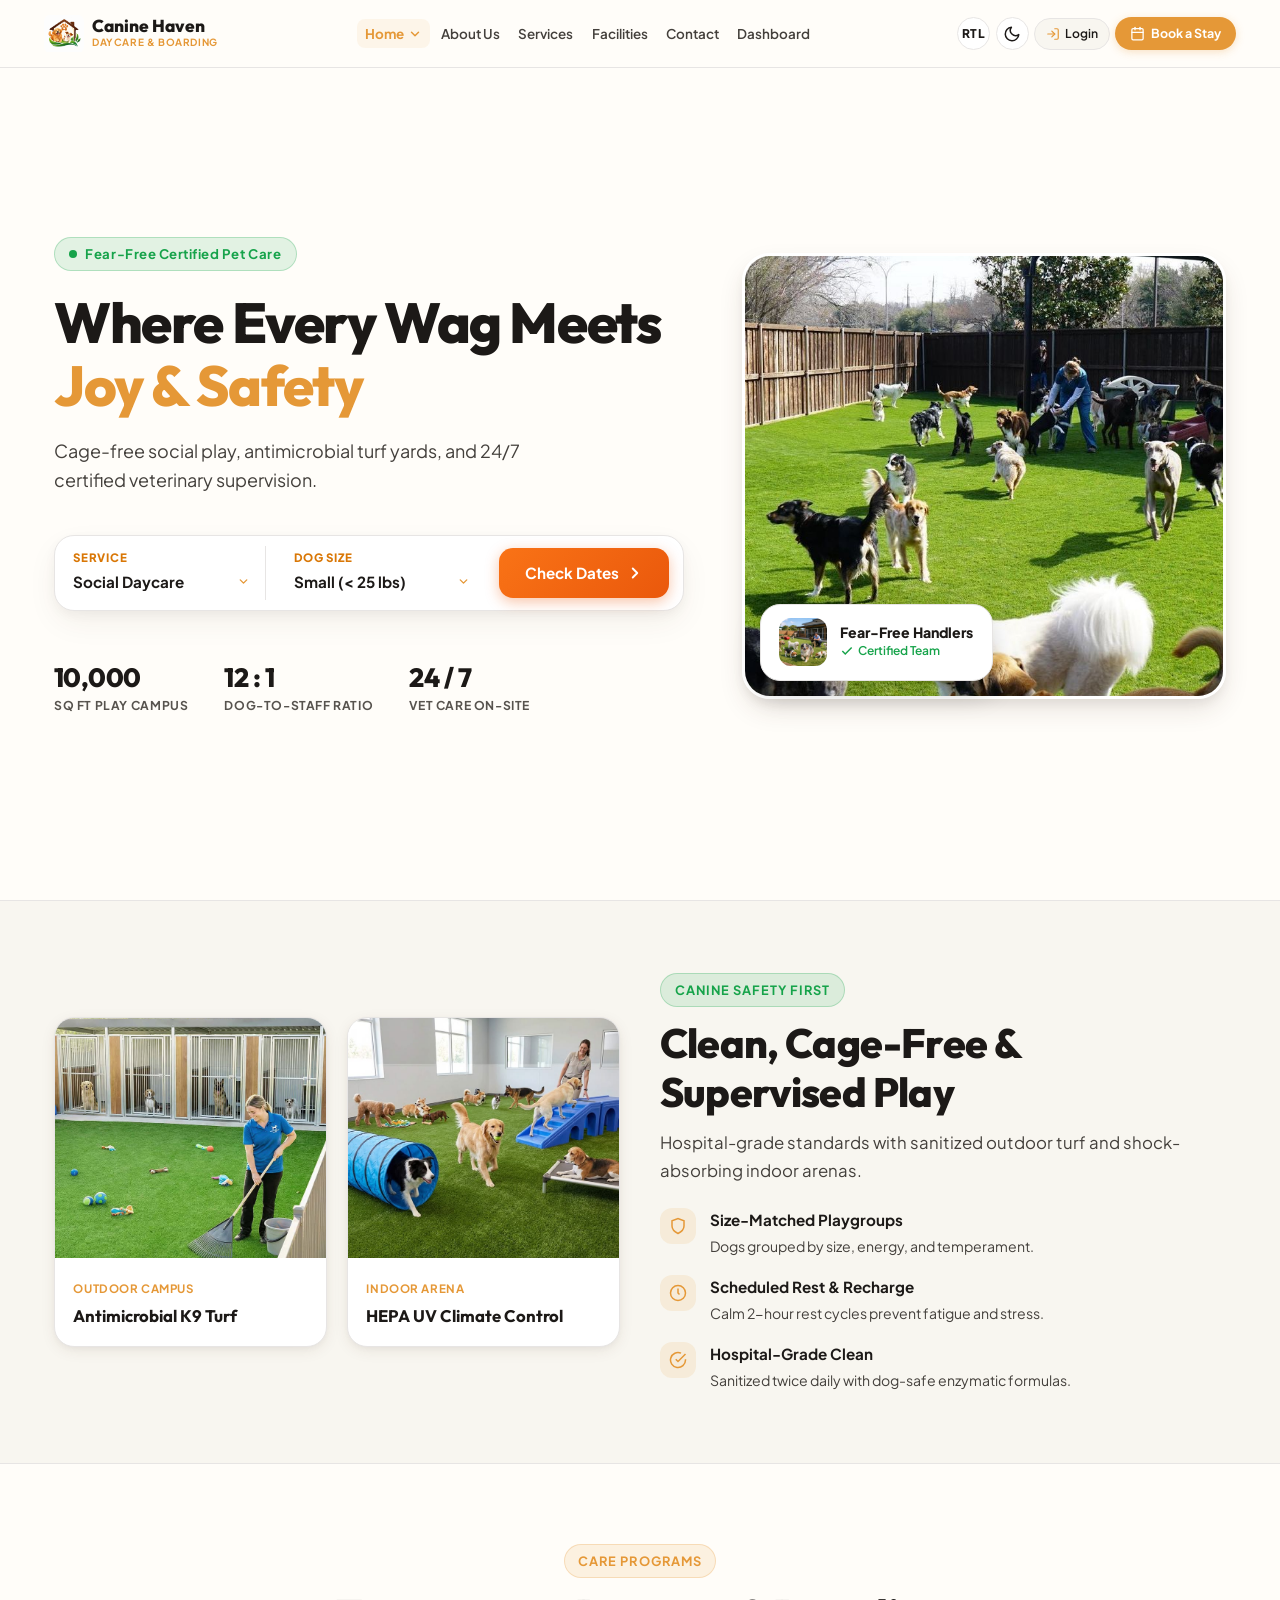
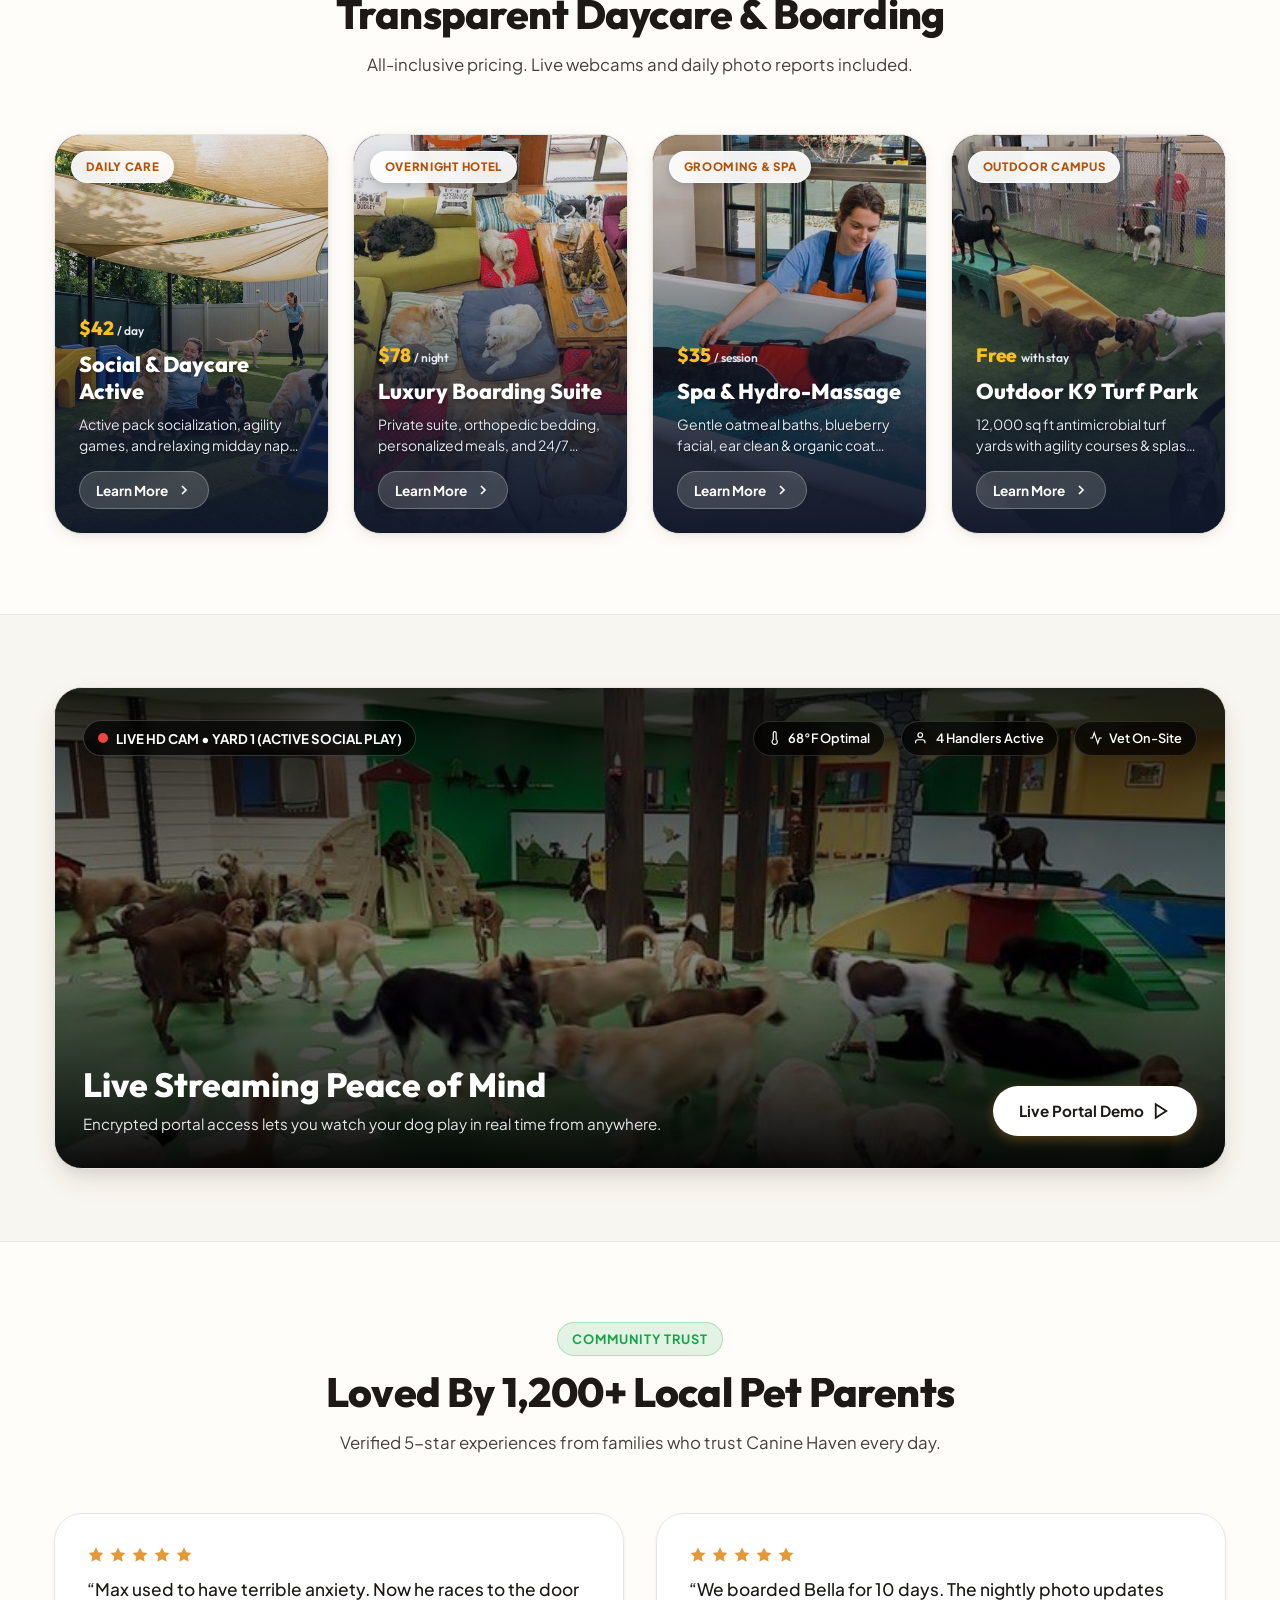
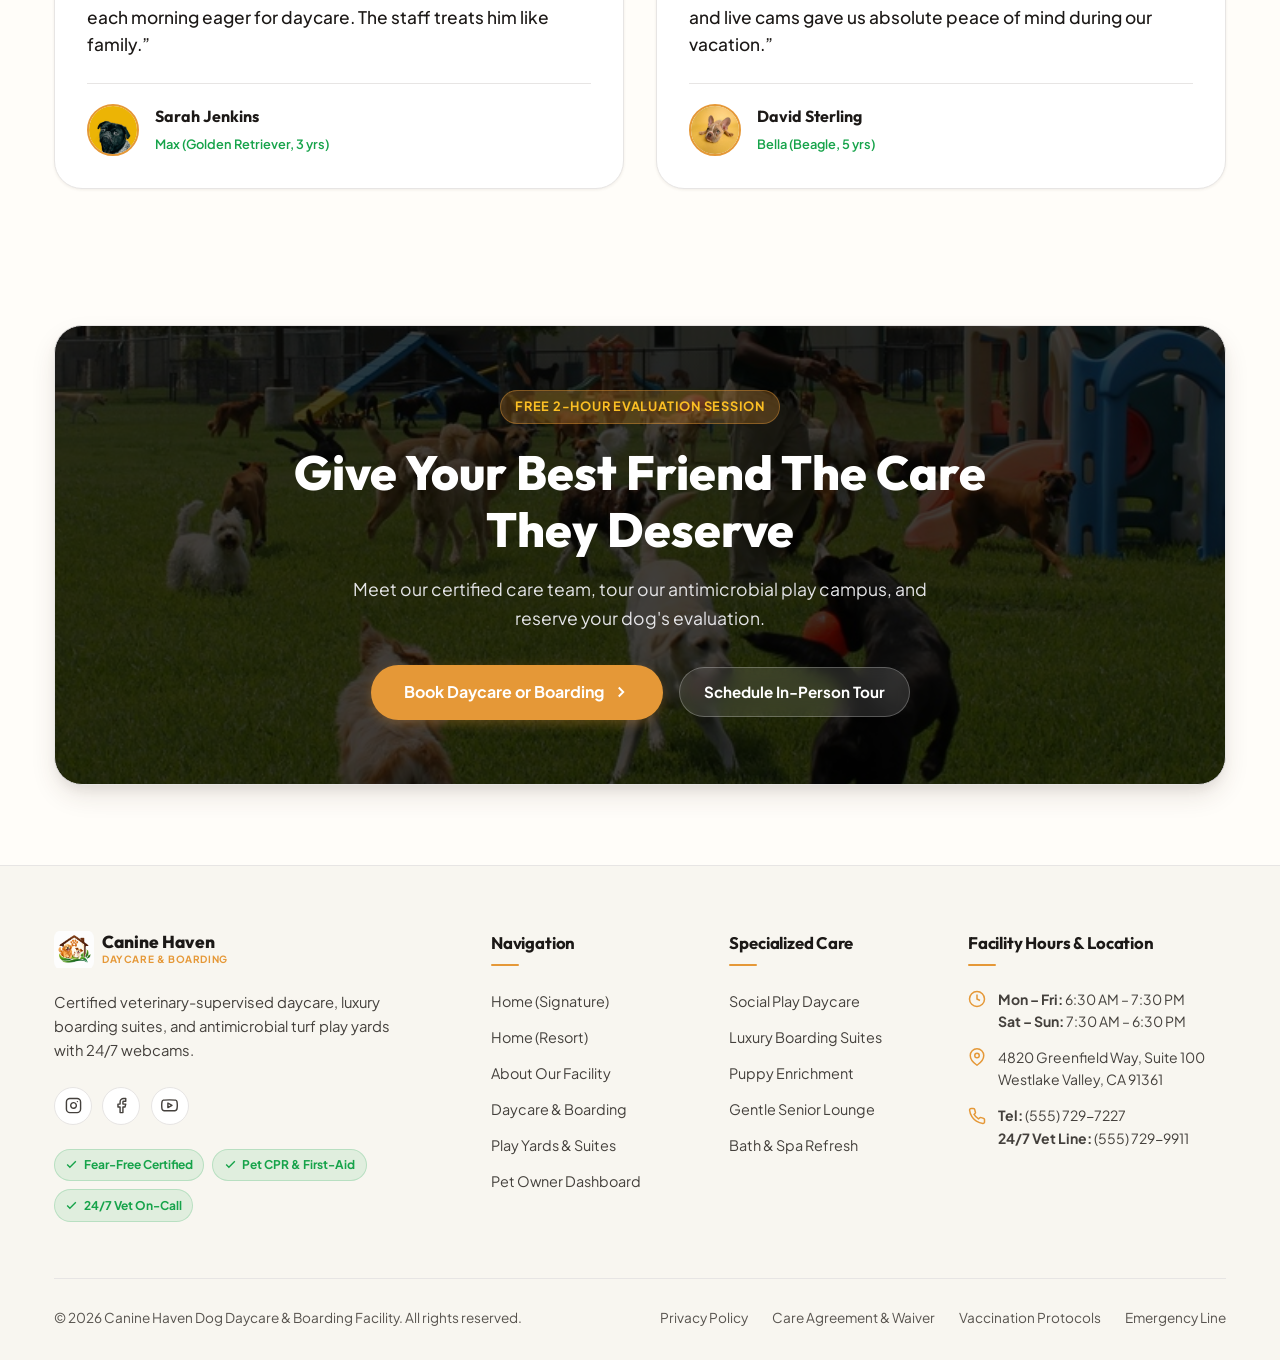
<file: index.html>
<!DOCTYPE html>
<html lang="en" dir="ltr">

<head>
  <meta charset="UTF-8">
  <meta name="viewport" content="width=device-width, initial-scale=1.0">
  <title>Canine Haven | Dog Daycare &amp; Luxury Boarding Facility</title>
  <meta name="description"
    content="Cage-free dog daycare, climate-controlled luxury boarding suites, antimicrobial outdoor K9 turf, and 24/7 veterinary supervision.">

  <!-- Favicon with Official Logo -->
  <link rel="icon" type="image/png" href="assets/images/logo/favicon.png">
  <link rel="apple-touch-icon" href="assets/images/logo/logo.png">

  <!-- Typography -->
  <link rel="preconnect" href="https://fonts.googleapis.com">
  <link rel="preconnect" href="https://fonts.gstatic.com" crossorigin>
  <link
    href="https://fonts.googleapis.com/css2?family=Outfit:wght@500;600;700;800&family=Plus+Jakarta+Sans:wght@400;500;600;700&display=swap"
    rel="stylesheet">

  <!-- Core External Stylesheets -->
  <link rel="stylesheet" href="assets/css/style.css">
  <link rel="stylesheet" href="assets/css/responsive.css">
</head>

<body>

  <!-- ======================================================================
       BRANDED PAGE LOADER
       ====================================================================== -->
  <div id="pageLoader" class="page-loader" aria-hidden="true">
    <div class="loader-inner">
      <div class="loader-logo-wrap">
        <img src="assets/images/logo/logo.png" alt="Canine Haven Brand Logo" class="loader-logo" width="90" height="90">
        <div class="loader-spinner"></div>
      </div>
      <h2 class="loader-title">Canine Haven</h2>
      <p class="loader-subtitle">Dog Daycare &amp; Boarding Facility</p>
    </div>
  </div>

  <!-- ======================================================================
       FIXED SLIM HEADER (Compact, Single-Line, Desktop + Mobile)
       ====================================================================== -->
  <header id="siteHeader" class="site-header">
    <div class="container header-container">

      <!-- Logo + Brand Identity -->
      <a href="index.html" class="brand-identity" aria-label="Canine Haven Home">
        <img src="assets/images/logo/logo.png" alt="Canine Haven Logo" class="brand-logo-img" width="44" height="44">
        <div class="brand-text">
          <span class="brand-name">Canine Haven</span>
          <span class="brand-tagline">Daycare &amp; Boarding</span>
        </div>
      </a>

      <!-- Desktop Primary Navigation: Exactly 6 Items -->
      <nav class="primary-nav" aria-label="Main Navigation">
        <ul class="nav-list">

          <!-- Item 1: Home Dropdown (Click Only) -->
          <li class="nav-item-dropdown">
            <button id="homeDropdownTrigger" class="dropdown-trigger active" type="button" aria-expanded="false"
              aria-haspopup="true" aria-controls="homeDropdownMenu">
              <span>Home</span>
              <svg class="dropdown-chevron" viewBox="0 0 24 24" fill="none" stroke="currentColor" stroke-linecap="round"
                stroke-linejoin="round">
                <polyline points="6 9 12 15 18 9"></polyline>
              </svg>
            </button>
            <div id="homeDropdownMenu" class="dropdown-menu" role="menu">
              <a href="index.html" class="dropdown-item active" role="menuitem">
                <span>Home 1 (Signature)</span>
                <span class="badge">Active</span>
              </a>
              <a href="home-2.html" class="dropdown-item" role="menuitem">
                <span>Home 2 (Resort View)</span>
              </a>
            </div>
          </li>

          <!-- Item 2: About (Mandatory) -->
          <li>
            <a href="about.html" class="nav-link">About Us</a>
          </li>

          <!-- Item 3: Services -->
          <li>
            <a href="services.html" class="nav-link">Services</a>
          </li>

          <!-- Item 4: Facilities -->
          <li>
            <a href="facilities.html" class="nav-link">Facilities</a>
          </li>

          <!-- Item 5: Contact -->
          <li>
            <a href="contact.html" class="nav-link">Contact</a>
          </li>

          <!-- Item 6: Dashboard -->
          <li>
            <a href="dashboard.html" class="nav-link">Dashboard</a>
          </li>

        </ul>
      </nav>

      <!-- Desktop Header Controls (RTL, Dark Mode #000000, Login Button) -->
      <div class="header-actions">

        <!-- RTL / LTR Toggle -->
        <button class="rtl-toggle-btn" type="button" aria-label="Toggle text direction">
          RTL
        </button>

        <!-- Dark Mode Toggle -->
        <button class="theme-toggle-btn" type="button" aria-label="Toggle dark mode" aria-pressed="false">
          <svg class="theme-icon icon-sun" viewBox="0 0 24 24" fill="none" stroke="currentColor" stroke-width="2"
            stroke-linecap="round" stroke-linejoin="round">
            <circle cx="12" cy="12" r="5"></circle>
            <line x1="12" y1="1" x2="12" y2="3"></line>
            <line x1="12" y1="21" x2="12" y2="23"></line>
            <line x1="4.22" y1="4.22" x2="5.64" y2="5.64"></line>
            <line x1="18.36" y1="18.36" x2="19.78" y2="19.78"></line>
            <line x1="1" y1="12" x2="3" y2="12"></line>
            <line x1="21" y1="12" x2="23" y2="12"></line>
            <line x1="4.22" y1="19.78" x2="5.64" y2="18.36"></line>
            <line x1="18.36" y1="5.64" x2="19.78" y2="4.22"></line>
          </svg>
          <svg class="theme-icon icon-moon" viewBox="0 0 24 24" fill="none" stroke="currentColor" stroke-width="2"
            stroke-linecap="round" stroke-linejoin="round">
            <path d="M21 12.79A9 9 0 1 1 11.21 3 7 7 0 0 0 21 12.79z"></path>
          </svg>
        </button>

        <!-- Compact Login Button -->
        <a href="login.html" class="btn-login" aria-label="Pet Owner Login">
          <svg viewBox="0 0 24 24" fill="none" stroke="currentColor" stroke-width="2" stroke-linecap="round"
            stroke-linejoin="round" aria-hidden="true">
            <path d="M15 3h4a2 2 0 0 1 2 2v14a2 2 0 0 1-2 2h-4"></path>
            <polyline points="10 17 15 12 10 7"></polyline>
            <line x1="15" y1="12" x2="3" y2="12"></line>
          </svg>
          <span>Login</span>
        </a>

        <!-- Header Primary CTA Button -->
        <a href="contact.html" class="btn-header-cta" aria-label="Book a Stay">
          <svg viewBox="0 0 24 24" fill="none" stroke="currentColor" stroke-width="2" stroke-linecap="round"
            stroke-linejoin="round" aria-hidden="true">
            <rect x="3" y="4" width="18" height="18" rx="2" ry="2"></rect>
            <line x1="16" y1="2" x2="16" y2="6"></line>
            <line x1="8" y1="2" x2="8" y2="6"></line>
            <line x1="3" y1="10" x2="21" y2="10"></line>
          </svg>
          <span>Book a Stay</span>
        </a>

        <!-- Mobile Menu Hamburger Button -->
        <button id="mobileMenuOpenBtn" class="mobile-menu-btn" type="button" aria-label="Open mobile navigation menu"
          aria-expanded="false" aria-controls="mobileDrawer">
          <span class="hamburger-line"></span>
        </button>

      </div>

    </div>
  </header>

  <!-- ======================================================================
       MOBILE MENU DRAWER & BACKDROP
       ====================================================================== -->
  <div id="mobileDrawerBackdrop" class="mobile-drawer-backdrop" aria-hidden="true"></div>

  <div id="mobileDrawer" class="mobile-drawer" role="dialog" aria-modal="true" aria-label="Mobile Navigation Menu">
    <div class="mobile-drawer-header">
      <div class="mobile-drawer-brand">
        <img src="assets/images/logo/logo.png" alt="Canine Haven Logo" class="brand-logo-img" width="36" height="36">
        <div class="brand-text">
          <span class="brand-name">Canine Haven</span>
          <span class="brand-tagline">Daycare &amp; Boarding</span>
        </div>
      </div>
      <button id="mobileDrawerCloseBtn" class="mobile-drawer-close" type="button" aria-label="Close navigation menu">
        <svg width="20" height="20" viewBox="0 0 24 24" fill="none" stroke="currentColor" stroke-width="2"
          stroke-linecap="round" stroke-linejoin="round">
          <line x1="18" y1="6" x2="6" y2="18"></line>
          <line x1="6" y1="6" x2="18" y2="18"></line>
        </svg>
      </button>
    </div>

    <div class="mobile-drawer-body">
      <ul class="mobile-nav-list">
        <li>
          <button id="mobileHomeAccordionBtn" class="mobile-accordion-header" type="button" aria-expanded="false">
            <span>Home</span>
            <svg class="mobile-accordion-chevron" viewBox="0 0 24 24" fill="none" stroke="currentColor"
              stroke-width="2.5" stroke-linecap="round" stroke-linejoin="round">
              <polyline points="6 9 12 15 18 9"></polyline>
            </svg>
          </button>
          <div id="mobileHomeAccordionContent" class="mobile-accordion-content">
            <a href="index.html" class="mobile-sub-link">Home 1 (Signature Facility)</a>
            <a href="home-2.html" class="mobile-sub-link">Home 2 (Resort Experience)</a>
          </div>
        </li>
        <li><a href="about.html" class="mobile-nav-link">About Us</a></li>
        <li><a href="services.html" class="mobile-nav-link">Services</a></li>
        <li><a href="facilities.html" class="mobile-nav-link">Facilities</a></li>
        <li><a href="contact.html" class="mobile-nav-link">Contact</a></li>
        <li><a href="dashboard.html" class="mobile-nav-link">Dashboard</a></li>
      </ul>

      <div class="mobile-drawer-controls">
        <div class="mobile-control-row">
          <span class="mobile-control-label">Appearance</span>
          <button class="theme-toggle-btn" type="button" aria-label="Toggle dark mode">
            <svg class="theme-icon icon-sun" viewBox="0 0 24 24" fill="none" stroke="currentColor" stroke-width="2"
              stroke-linecap="round" stroke-linejoin="round">
              <circle cx="12" cy="12" r="5"></circle>
              <line x1="12" y1="1" x2="12" y2="3"></line>
              <line x1="12" y1="21" x2="12" y2="23"></line>
              <line x1="4.22" y1="4.22" x2="5.64" y2="5.64"></line>
              <line x1="18.36" y1="18.36" x2="19.78" y2="19.78"></line>
              <line x1="1" y1="12" x2="3" y2="12"></line>
              <line x1="21" y1="12" x2="23" y2="12"></line>
            </svg>
            <svg class="theme-icon icon-moon" viewBox="0 0 24 24" fill="none" stroke="currentColor" stroke-width="2"
              stroke-linecap="round" stroke-linejoin="round">
              <path d="M21 12.79A9 9 0 1 1 11.21 3 7 7 0 0 0 21 12.79z"></path>
            </svg>
          </button>
        </div>

        <div class="mobile-control-row">
          <span class="mobile-control-label">Text Direction</span>
          <button class="rtl-toggle-btn" type="button" aria-label="Toggle RTL mode">
            RTL
          </button>
        </div>

        <div class="mobile-drawer-actions">
          <a href="contact.html" class="mobile-btn-cta">
            <svg width="18" height="18" viewBox="0 0 24 24" fill="none" stroke="currentColor" stroke-width="2"
              stroke-linecap="round" stroke-linejoin="round" aria-hidden="true">
              <rect x="3" y="4" width="18" height="18" rx="2" ry="2"></rect>
              <line x1="16" y1="2" x2="16" y2="6"></line>
              <line x1="8" y1="2" x2="8" y2="6"></line>
              <line x1="3" y1="10" x2="21" y2="10"></line>
            </svg>
            <span>Book a Stay</span>
          </a>
          <a href="login.html" class="mobile-btn-login">
            <svg width="16" height="16" viewBox="0 0 24 24" fill="none" stroke="currentColor" stroke-width="2"
              stroke-linecap="round" stroke-linejoin="round" aria-hidden="true">
              <path d="M15 3h4a2 2 0 0 1 2 2v14a2 2 0 0 1-2 2h-4"></path>
              <polyline points="10 17 15 12 10 7"></polyline>
              <line x1="15" y1="12" x2="3" y2="12"></line>
            </svg>
            <span>Pet Owner Login</span>
          </a>
        </div>
      </div>
    </div>
  </div>

  <!-- ======================================================================
       MAIN CONTENT: EXACTLY 6 CONTENT SECTIONS (HOME 1)
       ====================================================================== -->
  <main id="mainContent">

    <!-- ------------------------------------------------------------------
         SECTION 1: HERO - ASYMMETRIC COMPOSITION & INSTANT RESERVATION
         ------------------------------------------------------------------ -->
    <section class="hero-section" aria-labelledby="heroTitle">
      <div class="container">
        <div class="hero-grid">

          <!-- Left: Copy & Reservation Engine -->
          <div class="hero-copy">
            <span class="hero-badge-live">
              <span class="pulse-dot"></span>
              Fear-Free Certified Pet Care
            </span>
            <h1 id="heroTitle" class="hero-title">
              Where Every Wag Meets <span class="highlight">Joy &amp; Safety</span>
            </h1>
            <p class="hero-subtitle">
              Cage-free social play, antimicrobial turf yards, and 24/7 certified veterinary supervision.
            </p>

            <!-- Quick Booking Bar -->
            <form class="hero-booking-bar" action="dashboard.html" method="get">
              <div class="booking-input-group">
                <label for="bookService" class="booking-label">Service</label>
                <select id="bookService" class="booking-select">
                  <option value="daycare">Social Daycare</option>
                  <option value="boarding">Luxury Boarding</option>
                  <option value="evaluation">Free Evaluation</option>
                </select>
              </div>

              <div class="booking-input-group">
                <label for="dogSize" class="booking-label">Dog Size</label>
                <select id="dogSize" class="booking-select">
                  <option value="small">Small (&lt; 25 lbs)</option>
                  <option value="medium">Medium (25–50 lbs)</option>
                  <option value="large">Large (50+ lbs)</option>
                </select>
              </div>

              <button type="submit" class="btn-hero-book" aria-label="Check available dates">
                <span>Check Dates</span>
                <svg width="18" height="18" viewBox="0 0 24 24" fill="none" stroke="currentColor" stroke-width="2.5"
                  stroke-linecap="round" stroke-linejoin="round">
                  <polyline points="9 18 15 12 9 6"></polyline>
                </svg>
              </button>
            </form>

            <!-- Trust Stats -->
            <div class="hero-trust-row">
              <div class="trust-item">
                <span class="trust-number">10,000</span>
                <span class="trust-label">Sq Ft Play Campus</span>
              </div>
              <div class="trust-item">
                <span class="trust-number">12 : 1</span>
                <span class="trust-label">Dog-to-Staff Ratio</span>
              </div>
              <div class="trust-item">
                <span class="trust-number">24 / 7</span>
                <span class="trust-label">Vet Care On-Site</span>
              </div>
            </div>
          </div>

          <!-- Right: Hero Visual & Floating Badge -->
          <div class="hero-media-wrap">
            <div class="hero-main-img-card">
              <img src="assets/images/hero/p1.jpg" alt="Two happy dogs running in outdoor turf play yard"
                class="hero-main-img" width="600" height="480">
            </div>
            <div class="hero-floating-card">
              <img src="assets/images/hero/p2.jpg" alt="Certified caregiver comforting dog" class="floating-avatar"
                width="48" height="48">
              <div class="floating-info">
                <span class="floating-title">Fear-Free Handlers</span>
                <span class="floating-sub">
                  <svg width="14" height="14" viewBox="0 0 24 24" fill="none" stroke="currentColor" stroke-width="2.5">
                    <polyline points="20 6 9 17 4 12"></polyline>
                  </svg>
                  Certified Team
                </span>
              </div>
            </div>
          </div>

        </div>
      </div>
    </section>

    <!-- ------------------------------------------------------------------
         SECTION 2: THE SAFE PLAY CAMPUS (Asymmetric Flow & Features)
         ------------------------------------------------------------------ -->
    <section class="campus-section" aria-labelledby="campusTitle">
      <div class="container">
        <div class="campus-layout">

          <!-- Visual Duo -->
          <div class="campus-visual-duo">
            <div class="campus-card">
              <img src="assets/images/sections/p3.jpg" alt="Outdoor antimicrobial green turf dog park" width="400"
                height="240">
              <div class="campus-card-content">
                <span class="campus-card-tag">Outdoor Campus</span>
                <h3 class="campus-card-title">Antimicrobial K9 Turf</h3>
              </div>
            </div>
            <div class="campus-card">
              <img src="assets/images/sections/p4.jpg" alt="Indoor temperature controlled dog arena" width="400"
                height="240">
              <div class="campus-card-content">
                <span class="campus-card-tag">Indoor Arena</span>
                <h3 class="campus-card-title">HEPA UV Climate Control</h3>
              </div>
            </div>
          </div>

          <!-- Narrative & Bulleted Flow -->
          <div class="campus-content-side">
            <div>
              <span class="section-tag green">Canine Safety First</span>
              <h2 id="campusTitle" class="section-title">Clean, Cage-Free &amp; Supervised Play</h2>
              <p class="section-desc">
                Hospital-grade standards with sanitized outdoor turf and shock-absorbing indoor arenas.
              </p>
            </div>

            <div class="campus-feature-list">
              <div class="campus-feature-item">
                <div class="campus-feature-icon">
                  <svg viewBox="0 0 24 24" fill="none" stroke="currentColor" stroke-width="2">
                    <path d="M12 22s8-4 8-10V5l-8-3-8 3v7c0 6 8 10 8 10z"></path>
                  </svg>
                </div>
                <div>
                  <h4 class="campus-feature-title">Size-Matched Playgroups</h4>
                  <p class="campus-feature-desc">Dogs grouped by size, energy, and temperament.</p>
                </div>
              </div>

              <div class="campus-feature-item">
                <div class="campus-feature-icon">
                  <svg viewBox="0 0 24 24" fill="none" stroke="currentColor" stroke-width="2">
                    <circle cx="12" cy="12" r="10"></circle>
                    <polyline points="12 6 12 12 14 14"></polyline>
                  </svg>
                </div>
                <div>
                  <h4 class="campus-feature-title">Scheduled Rest &amp; Recharge</h4>
                  <p class="campus-feature-desc">Calm 2-hour rest cycles prevent fatigue and stress.</p>
                </div>
              </div>

              <div class="campus-feature-item">
                <div class="campus-feature-icon">
                  <svg viewBox="0 0 24 24" fill="none" stroke="currentColor" stroke-width="2">
                    <path d="M22 11.08V12a10 10 0 1 1-5.93-9.14"></path>
                    <polyline points="22 4 12 14.01 9 11.01"></polyline>
                  </svg>
                </div>
                <div>
                  <h4 class="campus-feature-title">Hospital-Grade Clean</h4>
                  <p class="campus-feature-desc">Sanitized twice daily with dog-safe enzymatic formulas.</p>
                </div>
              </div>
            </div>
          </div>

        </div>
      </div>
    </section>

    <!-- ------------------------------------------------------------------
         SECTION 3: SPECIALIZED CARE TIERS (4 Modern Image Overlay Cards)
         ------------------------------------------------------------------ -->
    <section class="services-section" aria-labelledby="servicesTitle">
      <div class="container">

        <div class="services-header-center">
          <span class="section-tag">Care Programs</span>
          <h2 id="servicesTitle" class="section-title">Transparent Daycare &amp; Boarding</h2>
          <p class="section-desc">All-inclusive pricing. Live webcams and daily photo reports included.</p>
        </div>

        <div class="care-overlay-grid">

          <!-- Card 1: Daycare -->
          <div class="care-overlay-card">
            <div class="care-overlay-img-wrap">
              <img src="assets/images/services/p5.jpg" alt="Active dogs playing together in daycare"
                class="care-overlay-img" width="560" height="400">
              <div class="care-overlay-gradient"></div>
              <span class="care-overlay-badge">Daily Care</span>
              <div class="care-overlay-content">
                <span class="care-overlay-price">$42 <span>/ day</span></span>
                <h3 class="care-overlay-title">Social & Daycare Active </h3>
                <p class="care-overlay-desc">Active pack socialization, agility games, and relaxing midday nap time.</p>
                <a href="services.html#daycare" class="care-overlay-link">
                  <span>Learn More</span>
                  <svg width="16" height="16" viewBox="0 0 24 24" fill="none" stroke="currentColor" stroke-width="2.5">
                    <polyline points="9 18 15 12 9 6"></polyline>
                  </svg>
                </a>
              </div>
            </div>
          </div>

          <!-- Card 2: Boarding Suite -->
          <div class="care-overlay-card">
            <div class="care-overlay-img-wrap">
              <img src="assets/images/services/p6.jpg" alt="Dog resting on orthopedic bed in boarding suite"
                class="care-overlay-img" width="560" height="400">
              <div class="care-overlay-gradient"></div>
              <span class="care-overlay-badge">Overnight Hotel</span>
              <div class="care-overlay-content">
                <span class="care-overlay-price">$78 <span>/ night</span></span>
                <h3 class="care-overlay-title">Luxury Boarding Suite</h3>
                <p class="care-overlay-desc">Private suite, orthopedic bedding, personalized meals, and 24/7 night
                  staff.</p>
                <a href="services.html#boarding" class="care-overlay-link">
                  <span>Learn More</span>
                  <svg width="16" height="16" viewBox="0 0 24 24" fill="none" stroke="currentColor" stroke-width="2.5">
                    <polyline points="9 18 15 12 9 6"></polyline>
                  </svg>
                </a>
              </div>
            </div>
          </div>

          <!-- Card 3: Spa & Grooming -->
          <div class="care-overlay-card">
            <div class="care-overlay-img-wrap">
              <img src="assets/images/services/p7.jpg" alt="Dog enjoying gentle hydro-massage spa bath"
                class="care-overlay-img" width="560" height="400">
              <div class="care-overlay-gradient"></div>
              <span class="care-overlay-badge">Grooming &amp; Spa</span>
              <div class="care-overlay-content">
                <span class="care-overlay-price">$35 <span>/ session</span></span>
                <h3 class="care-overlay-title">Spa &amp; Hydro-Massage</h3>
                <p class="care-overlay-desc">Gentle oatmeal baths, blueberry facial, ear clean &amp; organic coat
                  blowouts.</p>
                <a href="services.html#addons" class="care-overlay-link">
                  <span>Learn More</span>
                  <svg width="16" height="16" viewBox="0 0 24 24" fill="none" stroke="currentColor" stroke-width="2.5">
                    <polyline points="9 18 15 12 9 6"></polyline>
                  </svg>
                </a>
              </div>
            </div>
          </div>

          <!-- Card 4: Outdoor K9 Turf Yard -->
          <div class="care-overlay-card">
            <div class="care-overlay-img-wrap">
              <img src="assets/images/sections/p8.jpg" alt="Outdoor antimicrobial turf play park"
                class="care-overlay-img" width="560" height="400">
              <div class="care-overlay-gradient"></div>
              <span class="care-overlay-badge">Outdoor Campus</span>
              <div class="care-overlay-content">
                <span class="care-overlay-price">Free <span>with stay</span></span>
                <h3 class="care-overlay-title">Outdoor K9 Turf Park</h3>
                <p class="care-overlay-desc">12,000 sq ft antimicrobial turf yards with agility courses &amp; splash
                  zones.</p>
                <a href="facilities.html" class="care-overlay-link">
                  <span>Learn More</span>
                  <svg width="16" height="16" viewBox="0 0 24 24" fill="none" stroke="currentColor" stroke-width="2.5">
                    <polyline points="9 18 15 12 9 6"></polyline>
                  </svg>
                </a>
              </div>
            </div>
          </div>

        </div>

      </div>
    </section>

    <!-- ------------------------------------------------------------------
         SECTION 4: LIVE WEBCAM & TELEMETRY (Visual Command Display)
         ------------------------------------------------------------------ -->
    <section class="telemetry-section" aria-labelledby="telemetryTitle">
      <div class="container">

        <div class="telemetry-frame">
          <img src="assets/images/facilities/p9.jpg" alt="Live webcam view showing dog resting peacefully in suite"
            class="telemetry-img" width="1200" height="440">

          <div class="telemetry-overlay">

            <div class="telemetry-top-bar">
              <div class="telemetry-cam-indicator">
                <span class="rec-dot"></span>
                <span>LIVE HD CAM &bull; YARD 1 (ACTIVE SOCIAL PLAY)</span>
              </div>
              <div class="telemetry-vitals">
                <span class="vital-pill">
                  <svg width="14" height="14" viewBox="0 0 24 24" fill="none" stroke="currentColor" stroke-width="2">
                    <path d="M14 14.76V3.5a2.5 2.5 0 0 0-5 0v11.26a4.5 4.5 0 1 0 5 0z"></path>
                  </svg>
                  68&deg;F Optimal
                </span>
                <span class="vital-pill">
                  <svg width="14" height="14" viewBox="0 0 24 24" fill="none" stroke="currentColor" stroke-width="2">
                    <path d="M17 21v-2a4 4 0 0 0-4-4H5a4 4 0 0 0-4 4v2"></path>
                    <circle cx="9" cy="7" r="4"></circle>
                  </svg>
                  4 Handlers Active
                </span>
                <span class="vital-pill">
                  <svg width="14" height="14" viewBox="0 0 24 24" fill="none" stroke="currentColor" stroke-width="2">
                    <polyline points="22 12 18 12 15 21 9 3 6 12 2 12"></polyline>
                  </svg>
                  Vet On-Site
                </span>
              </div>
            </div>

            <div class="telemetry-bottom-info">
              <div>
                <h2 id="telemetryTitle" class="telemetry-headline">
                  Live Streaming Peace of Mind
                </h2>
                <p class="telemetry-sub">
                  Encrypted portal access lets you watch your dog play in real time from anywhere.
                </p>
              </div>
              <a href="dashboard.html" class="btn-primary" style="background-color: #ffffff; color: #1c1917;">
                <span>Live Portal Demo</span>
                <svg width="18" height="18" viewBox="0 0 24 24" fill="none" stroke="currentColor" stroke-width="2.5">
                  <polygon points="5 3 19 12 5 21 5 3"></polygon>
                </svg>
              </a>
            </div>

          </div>
        </div>

      </div>
    </section>

    <!-- ------------------------------------------------------------------
         SECTION 5: REAL PET PARENT STORIES (Editorial Dual-Portrait)
         ------------------------------------------------------------------ -->
    <section class="stories-section" aria-labelledby="storiesTitle">
      <div class="container">

        <div style="text-align: center; margin-bottom: 3.5rem;">
          <span class="section-tag green">Community Trust</span>
          <h2 id="storiesTitle" class="section-title">Loved By 1,200+ Local Pet Parents</h2>
          <p class="section-desc" style="margin-left: auto; margin-right: auto;">
            Verified 5-star experiences from families who trust Canine Haven every day.
          </p>
        </div>

        <div class="stories-grid">

          <div class="story-card">
            <div>
              <div class="story-stars" aria-label="5 out of 5 stars">
                <svg viewBox="0 0 24 24">
                  <polygon
                    points="12 2 15.09 8.26 22 9.27 17 14.14 18.18 21.02 12 17.77 5.82 21.02 7 14.14 2 9.27 8.91 8.26 12 2">
                  </polygon>
                </svg>
                <svg viewBox="0 0 24 24">
                  <polygon
                    points="12 2 15.09 8.26 22 9.27 17 14.14 18.18 21.02 12 17.77 5.82 21.02 7 14.14 2 9.27 8.91 8.26 12 2">
                  </polygon>
                </svg>
                <svg viewBox="0 0 24 24">
                  <polygon
                    points="12 2 15.09 8.26 22 9.27 17 14.14 18.18 21.02 12 17.77 5.82 21.02 7 14.14 2 9.27 8.91 8.26 12 2">
                  </polygon>
                </svg>
                <svg viewBox="0 0 24 24">
                  <polygon
                    points="12 2 15.09 8.26 22 9.27 17 14.14 18.18 21.02 12 17.77 5.82 21.02 7 14.14 2 9.27 8.91 8.26 12 2">
                  </polygon>
                </svg>
                <svg viewBox="0 0 24 24">
                  <polygon
                    points="12 2 15.09 8.26 22 9.27 17 14.14 18.18 21.02 12 17.77 5.82 21.02 7 14.14 2 9.27 8.91 8.26 12 2">
                  </polygon>
                </svg>
              </div>
              <p class="story-quote">
                &ldquo;Max used to have terrible anxiety. Now he races to the door each morning eager for daycare. The
                staff treats him like family.&rdquo;
              </p>
            </div>
            <div class="story-author-row">
              <img src="assets/images/testimonials/parent-golden.jpg" alt="Sarah Jenkins with her Golden Retriever Max"
                class="story-author-img" width="52" height="52">
              <div>
                <h4 class="story-author-name">Sarah Jenkins</h4>
                <span class="story-author-pet">Max (Golden Retriever, 3 yrs)</span>
              </div>
            </div>
          </div>

          <div class="story-card">
            <div>
              <div class="story-stars" aria-label="5 out of 5 stars">
                <svg viewBox="0 0 24 24">
                  <polygon
                    points="12 2 15.09 8.26 22 9.27 17 14.14 18.18 21.02 12 17.77 5.82 21.02 7 14.14 2 9.27 8.91 8.26 12 2">
                  </polygon>
                </svg>
                <svg viewBox="0 0 24 24">
                  <polygon
                    points="12 2 15.09 8.26 22 9.27 17 14.14 18.18 21.02 12 17.77 5.82 21.02 7 14.14 2 9.27 8.91 8.26 12 2">
                  </polygon>
                </svg>
                <svg viewBox="0 0 24 24">
                  <polygon
                    points="12 2 15.09 8.26 22 9.27 17 14.14 18.18 21.02 12 17.77 5.82 21.02 7 14.14 2 9.27 8.91 8.26 12 2">
                  </polygon>
                </svg>
                <svg viewBox="0 0 24 24">
                  <polygon
                    points="12 2 15.09 8.26 22 9.27 17 14.14 18.18 21.02 12 17.77 5.82 21.02 7 14.14 2 9.27 8.91 8.26 12 2">
                  </polygon>
                </svg>
                <svg viewBox="0 0 24 24">
                  <polygon
                    points="12 2 15.09 8.26 22 9.27 17 14.14 18.18 21.02 12 17.77 5.82 21.02 7 14.14 2 9.27 8.91 8.26 12 2">
                  </polygon>
                </svg>
              </div>
              <p class="story-quote">
                &ldquo;We boarded Bella for 10 days. The nightly photo updates and live cams gave us absolute peace of
                mind during our vacation.&rdquo;
              </p>
            </div>
            <div class="story-author-row">
              <img src="assets/images/testimonials/parent-beagle.jpg" alt="David Sterling with his Beagle Bella"
                class="story-author-img" width="52" height="52">
              <div>
                <h4 class="story-author-name">David Sterling</h4>
                <span class="story-author-pet">Bella (Beagle, 5 yrs)</span>
              </div>
            </div>
          </div>

        </div>

      </div>
    </section>

    <!-- ------------------------------------------------------------------
         SECTION 6: FINAL TOUR & BOOKING CTA ("last section cta")
         ------------------------------------------------------------------ -->
    <section class="cta-banner-section" aria-labelledby="ctaTitle">
      <div class="container">

        <div class="cta-box">
          <img src="assets/images/sections/p10.jpg" alt="Happy pack of dogs running outdoors" class="cta-bg-img"
            width="1200" height="400">

          <div class="cta-content-inner">
            <span class="cta-badge">Free 2-Hour Evaluation Session</span>
            <h2 id="ctaTitle" class="cta-headline">
              Give Your Best Friend The Care They Deserve
            </h2>
            <p class="cta-desc">
              Meet our certified care team, tour our antimicrobial play campus, and reserve your dog's evaluation.
            </p>
            <div class="cta-btn-group">
              <a href="dashboard.html" class="btn-primary">
                <span>Book Daycare or Boarding</span>
                <svg width="18" height="18" viewBox="0 0 24 24" fill="none" stroke="currentColor" stroke-width="2.5">
                  <polyline points="9 18 15 12 9 6"></polyline>
                </svg>
              </a>
              <a href="contact.html" class="btn-secondary">
                <span>Schedule In-Person Tour</span>
              </a>
            </div>
          </div>
        </div>

      </div>
    </section>

  </main>

  <!-- ======================================================================
       SCROLL TO TOP BUTTON
       ====================================================================== -->
  <button id="scrollToTopBtn" class="scroll-to-top" type="button" aria-label="Scroll back to top of page">
    <svg viewBox="0 0 24 24" fill="none" stroke="currentColor" stroke-width="2.5" stroke-linecap="round"
      stroke-linejoin="round">
      <polyline points="18 15 12 9 6 15"></polyline>
    </svg>
  </button>

  <!-- ======================================================================
       SHARED FOOTER (Accreditation-Verified & Comprehensive)
       ====================================================================== -->
  <footer class="site-footer">
    <div class="container">

      <!-- Top Grid -->
      <div class="footer-top">

        <!-- Col 1: Brand & Bio -->
        <div class="footer-brand-col">
          <div class="brand-identity">
            <img src="assets/images/logo/logo.png" alt="Canine Haven Brand Logo" class="brand-logo-img" width="44"
              height="44">
            <div class="brand-text">
              <span class="brand-name">Canine Haven</span>
              <span class="brand-tagline">Daycare &amp; Boarding</span>
            </div>
          </div>
          <p class="footer-brand-desc">
            Certified veterinary-supervised daycare, luxury boarding suites, and antimicrobial turf play yards with 24/7
            webcams.
          </p>
          <div class="footer-social-links" aria-label="Social Media Links">
            <a href="https://instagram.com" class="footer-social-btn" aria-label="Follow Canine Haven on Instagram" target="_blank" rel="noopener">
              <svg viewBox="0 0 24 24" fill="none" stroke="currentColor" stroke-width="2" stroke-linecap="round" stroke-linejoin="round" aria-hidden="true">
                <rect x="2" y="2" width="20" height="20" rx="5" ry="5"></rect>
                <path d="M16 11.37A4 4 0 1 1 12.63 8 4 4 0 0 1 16 11.37z"></path>
                <line x1="17.5" y1="6.5" x2="17.51" y2="6.5"></line>
              </svg>
            </a>
            <a href="https://facebook.com" class="footer-social-btn" aria-label="Follow Canine Haven on Facebook" target="_blank" rel="noopener">
              <svg viewBox="0 0 24 24" fill="none" stroke="currentColor" stroke-width="2" stroke-linecap="round" stroke-linejoin="round" aria-hidden="true">
                <path d="M18 2h-3a5 5 0 0 0-5 5v3H7v4h3v8h4v-8h3l1-4h-4V7a1 1 0 0 1 1-1h3z"></path>
              </svg>
            </a>
            <a href="https://youtube.com" class="footer-social-btn" aria-label="Watch Canine Haven on YouTube" target="_blank" rel="noopener">
              <svg viewBox="0 0 24 24" fill="none" stroke="currentColor" stroke-width="2" stroke-linecap="round" stroke-linejoin="round" aria-hidden="true">
                <path d="M22.54 6.42a2.78 2.78 0 0 0-1.94-2C18.88 4 12 4 12 4s-6.88 0-8.6.46a2.78 2.78 0 0 0-1.94 2A29 29 0 0 0 1 11.75a29 29 0 0 0 .46 5.33A2.78 2.78 0 0 0 3.4 19c1.72.46 8.6.46 8.6.46s6.88 0 8.6-.46a2.78 2.78 0 0 0 1.94-2 29 29 0 0 0 .46-5.25 29 29 0 0 0-.46-5.33z"></path>
                <polygon points="9.75 15.02 15.5 11.75 9.75 8.48 9.75 15.02"></polygon>
              </svg>
            </a>
          </div>
          <div class="footer-accreditations">
            <span class="accred-badge">
              <svg viewBox="0 0 24 24" fill="none" stroke="currentColor" stroke-width="2.5">
                <polyline points="20 6 9 17 4 12"></polyline>
              </svg>
              Fear-Free Certified
            </span>
            <span class="accred-badge">
              <svg viewBox="0 0 24 24" fill="none" stroke="currentColor" stroke-width="2.5">
                <polyline points="20 6 9 17 4 12"></polyline>
              </svg>
              Pet CPR &amp; First-Aid
            </span>
            <span class="accred-badge">
              <svg viewBox="0 0 24 24" fill="none" stroke="currentColor" stroke-width="2.5">
                <polyline points="20 6 9 17 4 12"></polyline>
              </svg>
              24/7 Vet On-Call
            </span>
          </div>
        </div>

        <!-- Col 2: Navigation -->
        <div>
          <h2 class="footer-col-title">Navigation</h2>
          <ul class="footer-links">
            <li><a href="index.html" class="footer-link">Home (Signature)</a></li>
            <li><a href="home-2.html" class="footer-link">Home (Resort)</a></li>
            <li><a href="about.html" class="footer-link">About Our Facility</a></li>
            <li><a href="services.html" class="footer-link">Daycare &amp; Boarding</a></li>
            <li><a href="facilities.html" class="footer-link">Play Yards &amp; Suites</a></li>
            <li><a href="dashboard.html" class="footer-link">Pet Owner Dashboard</a></li>
          </ul>
        </div>

        <!-- Col 3: Specialized Care -->
        <div>
          <h2 class="footer-col-title">Specialized Care</h2>
          <ul class="footer-links">
            <li><a href="services.html#daycare" class="footer-link">Social Play Daycare</a></li>
            <li><a href="services.html#boarding" class="footer-link">Luxury Boarding Suites</a></li>
            <li><a href="services.html#puppy" class="footer-link">Puppy Enrichment</a></li>
            <li><a href="services.html#senior" class="footer-link">Gentle Senior Lounge</a></li>
            <li><a href="services.html#spa" class="footer-link">Bath &amp; Spa Refresh</a></li>
          </ul>
        </div>

        <!-- Col 4: Facility Hours & Contact -->
        <div>
          <h2 class="footer-col-title">Facility Hours &amp; Location</h2>
          <div class="footer-contact-list">
            <div class="footer-contact-item">
              <svg viewBox="0 0 24 24" fill="none" stroke="currentColor" stroke-width="2">
                <circle cx="12" cy="12" r="10"></circle>
                <polyline points="12 6 12 12 16 14"></polyline>
              </svg>
              <div>
                <strong>Mon – Fri:</strong> 6:30 AM – 7:30 PM<br>
                <strong>Sat – Sun:</strong> 7:30 AM – 6:30 PM
              </div>
            </div>
            <div class="footer-contact-item">
              <svg viewBox="0 0 24 24" fill="none" stroke="currentColor" stroke-width="2">
                <path d="M21 10c0 7-9 13-9 13s-9-6-9-13a9 9 0 0 1 18 0z"></path>
                <circle cx="12" cy="10" r="3"></circle>
              </svg>
              <div>
                4820 Greenfield Way, Suite 100<br>
                Westlake Valley, CA 91361
              </div>
            </div>
            <div class="footer-contact-item">
              <svg viewBox="0 0 24 24" fill="none" stroke="currentColor" stroke-width="2">
                <path
                  d="M22 16.92v3a2 2 0 0 1-2.18 2 19.79 19.79 0 0 1-8.63-3.07 19.5 19.5 0 0 1-6-6 19.79 19.79 0 0 1-3.07-8.67A2 2 0 0 1 4.11 2h3a2 2 0 0 1 2 1.72 12.84 12.84 0 0 0 .7 2.81 2 2 0 0 1-.45 2.11L8.09 9.91a16 16 0 0 0 6 6l1.27-1.27a2 2 0 0 1 2.11-.45 12.84 12.84 0 0 0 2.81.7A2 2 0 0 1 22 16.92z">
                </path>
              </svg>
              <div>
                <strong>Tel:</strong> (555) 729-7227<br>
                <strong>24/7 Vet Line:</strong> (555) 729-9911
              </div>
            </div>
          </div>
        </div>

      </div>

      <!-- Bottom Bar -->
      <div class="footer-bottom">
        <div class="footer-copyright">
          &copy; 2026 Canine Haven Dog Daycare &amp; Boarding Facility. All rights reserved.
        </div>
        <div class="footer-legal-links">
          <a href="#privacy">Privacy Policy</a>
          <a href="#terms">Care Agreement &amp; Waiver</a>
          <a href="#vaccinations">Vaccination Protocols</a>
          <a href="contact.html">Emergency Line</a>
        </div>
      </div>

    </div>
  </footer>

  <!-- ======================================================================
       SHARED JAVASCRIPT (Strictly External)
       ====================================================================== -->
  <script src="assets/js/main.js"></script>

</body>

</html>
</file>
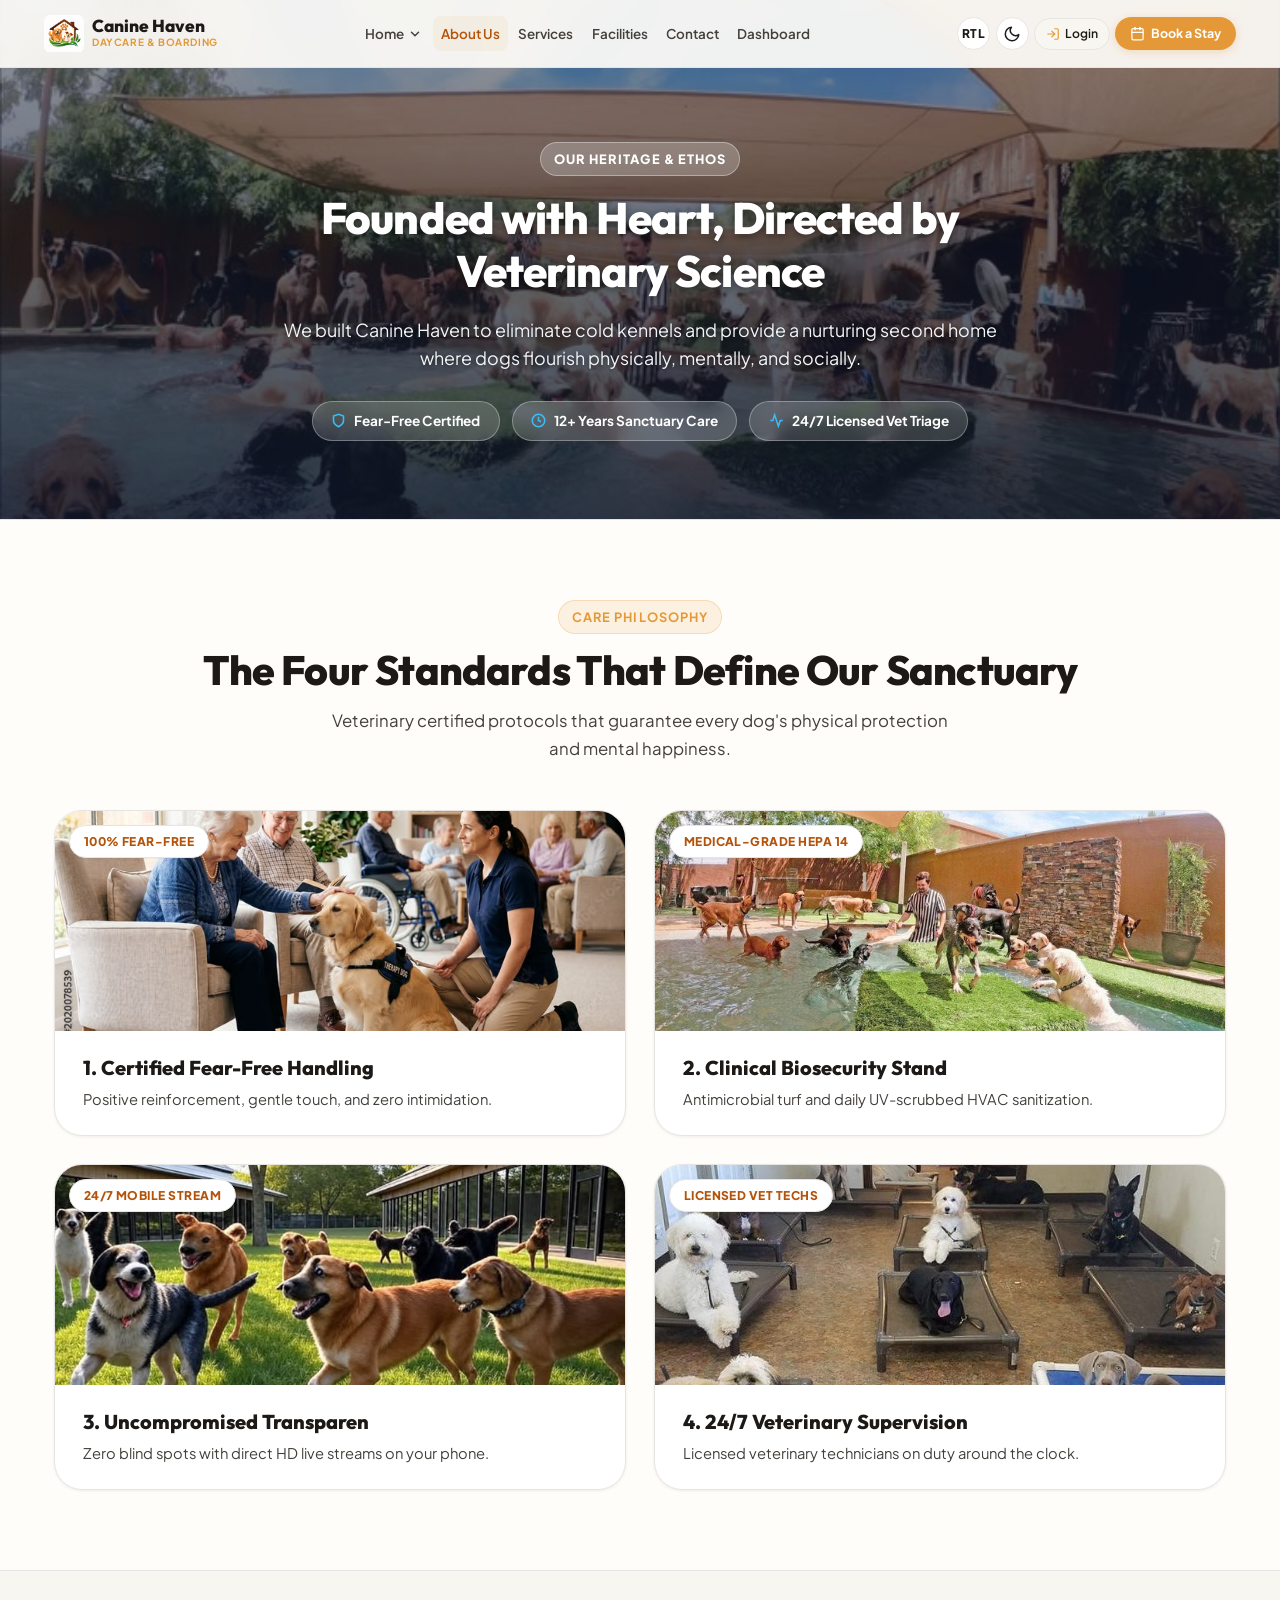
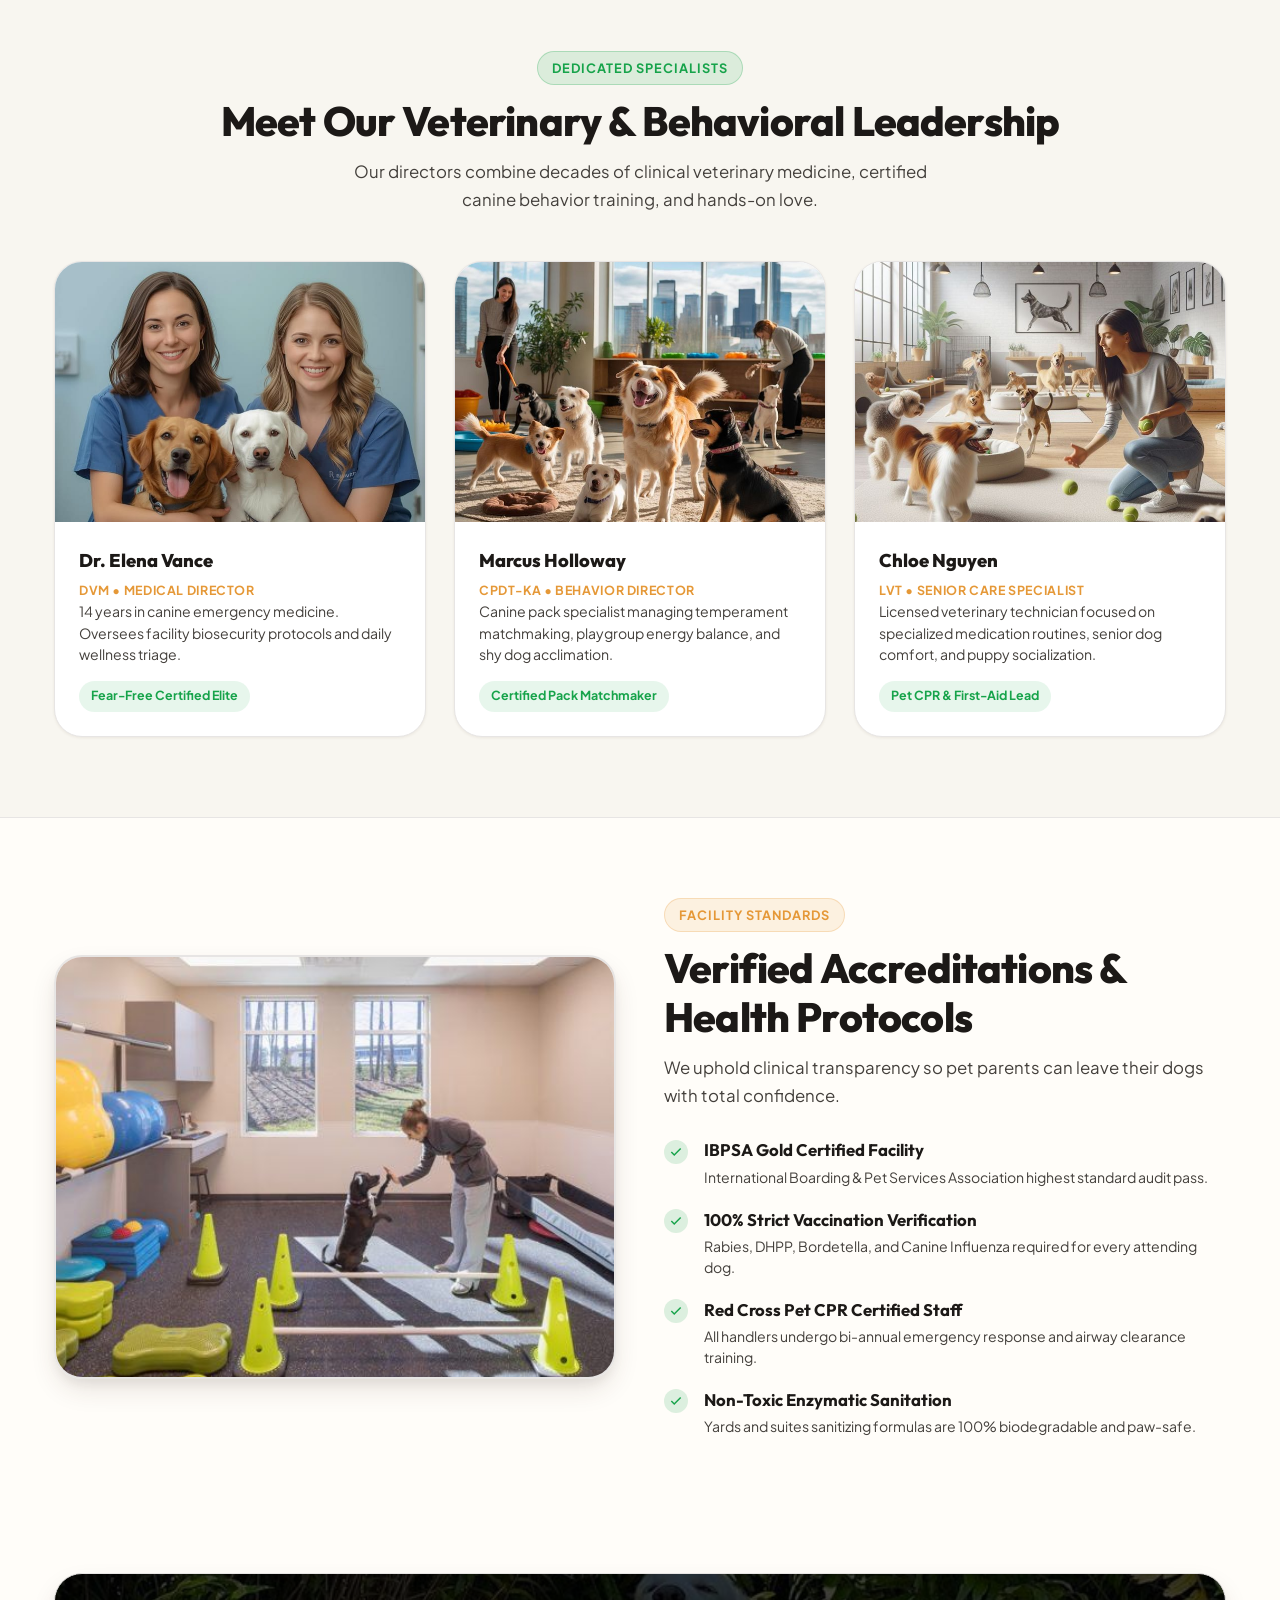
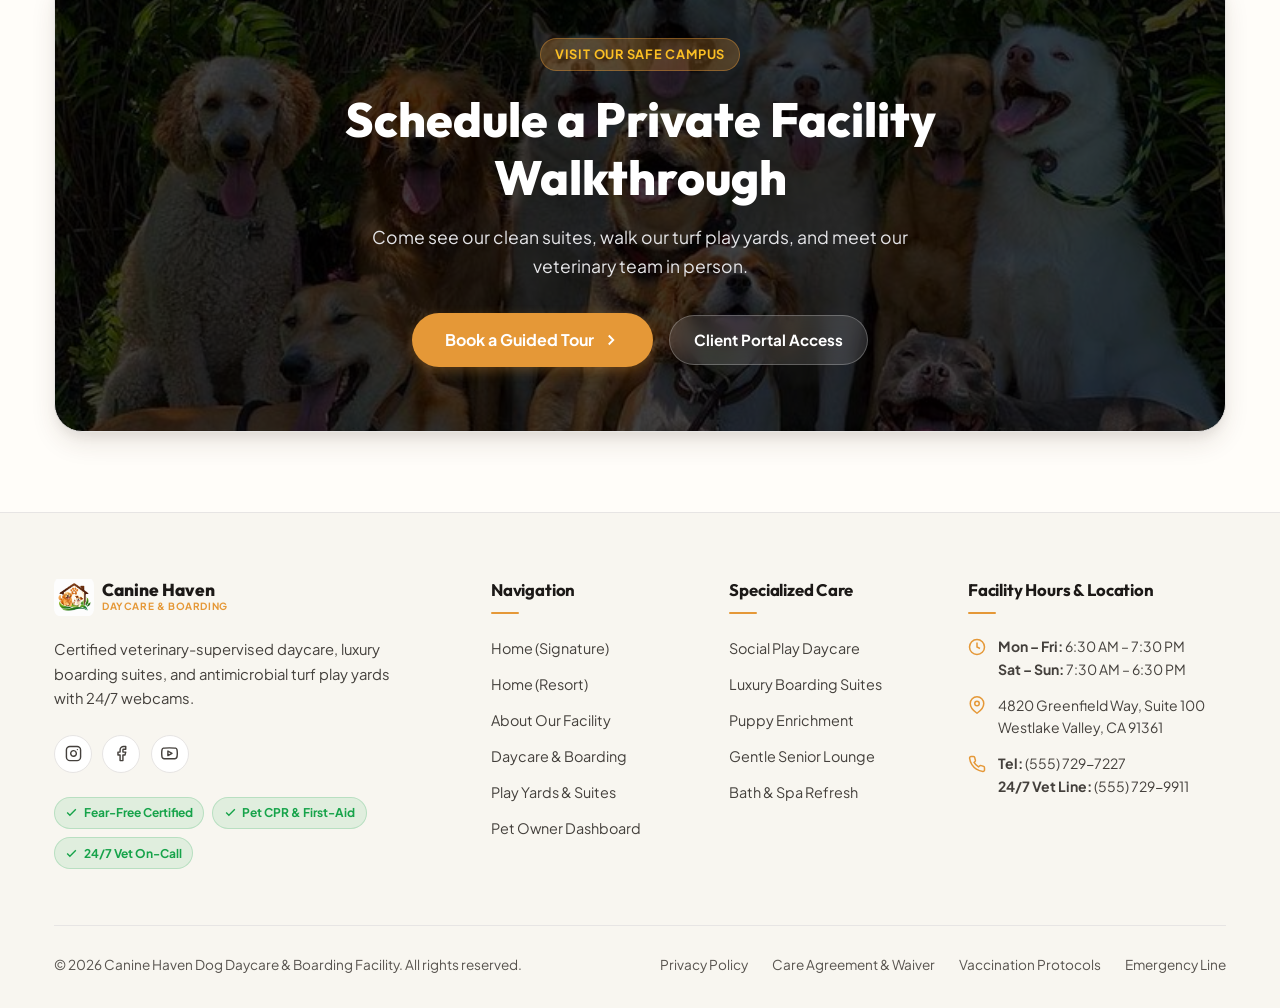
<file: about.html>
<!DOCTYPE html>
<html lang="en" dir="ltr">

<head>
  <meta charset="UTF-8">
  <meta name="viewport" content="width=device-width, initial-scale=1.0">
  <title>About Canine Haven | Veterinary-Led Dog Daycare &amp; Boarding</title>
  <meta name="description"
    content="Discover our veterinary-guided approach to cage-free daycare, fear-free certified handling, and luxury canine boarding suites.">

  <!-- Favicon with Official Logo -->
  <link rel="icon" type="image/png" href="assets/images/logo/favicon.png">
  <link rel="apple-touch-icon" href="assets/images/logo/logo.png">

  <!-- Typography -->
  <link rel="preconnect" href="https://fonts.googleapis.com">
  <link rel="preconnect" href="https://fonts.gstatic.com" crossorigin>
  <link
    href="https://fonts.googleapis.com/css2?family=Outfit:wght@500;600;700;800&family=Plus+Jakarta+Sans:wght@400;500;600;700&display=swap"
    rel="stylesheet">

  <!-- Core External Stylesheets -->
  <link rel="stylesheet" href="assets/css/style.css">
  <link rel="stylesheet" href="assets/css/responsive.css">
</head>

<body>

  <!-- ======================================================================
       BRANDED PAGE LOADER
       ====================================================================== -->
  <div id="pageLoader" class="page-loader" aria-hidden="true">
    <div class="loader-inner">
      <div class="loader-logo-wrap">
        <img src="assets/images/logo/logo.png" alt="Canine Haven Brand Logo" class="loader-logo" width="90" height="90">
        <div class="loader-spinner"></div>
      </div>
      <h2 class="loader-title">Canine Haven</h2>
      <p class="loader-subtitle">About Our Care &amp; Mission</p>
    </div>
  </div>

  <!-- ======================================================================
       FIXED SLIM HEADER (Compact, Single-Line, Desktop + Mobile)
       ====================================================================== -->
  <header id="siteHeader" class="site-header">
    <div class="container header-container">

      <!-- Logo + Brand Identity -->
      <a href="index.html" class="brand-identity" aria-label="Canine Haven Home">
        <img src="assets/images/logo/logo.png" alt="Canine Haven Logo" class="brand-logo-img" width="44" height="44">
        <div class="brand-text">
          <span class="brand-name">Canine Haven</span>
          <span class="brand-tagline">Daycare &amp; Boarding</span>
        </div>
      </a>

      <!-- Desktop Primary Navigation: Exactly 6 Items -->
      <nav class="primary-nav" aria-label="Main Navigation">
        <ul class="nav-list">

          <!-- Item 1: Home Dropdown (Click Only) -->
          <li class="nav-item-dropdown">
            <button id="homeDropdownTrigger" class="dropdown-trigger" type="button" aria-expanded="false"
              aria-haspopup="true" aria-controls="homeDropdownMenu">
              <span>Home</span>
              <svg class="dropdown-chevron" viewBox="0 0 24 24" fill="none" stroke="currentColor" stroke-linecap="round"
                stroke-linejoin="round">
                <polyline points="6 9 12 15 18 9"></polyline>
              </svg>
            </button>
            <div id="homeDropdownMenu" class="dropdown-menu" role="menu">
              <a href="index.html" class="dropdown-item" role="menuitem">
                <span>Home 1 (Signature)</span>
              </a>
              <a href="home-2.html" class="dropdown-item" role="menuitem">
                <span>Home 2 (Resort View)</span>
              </a>
            </div>
          </li>

          <!-- Item 2: About (Active) -->
          <li>
            <a href="about.html" class="nav-link active" aria-current="page">About Us</a>
          </li>

          <!-- Item 3: Services -->
          <li>
            <a href="services.html" class="nav-link">Services</a>
          </li>

          <!-- Item 4: Facilities -->
          <li>
            <a href="facilities.html" class="nav-link">Facilities</a>
          </li>

          <!-- Item 5: Contact -->
          <li>
            <a href="contact.html" class="nav-link">Contact</a>
          </li>

          <!-- Item 6: Dashboard -->
          <li>
            <a href="dashboard.html" class="nav-link">Dashboard</a>
          </li>

        </ul>
      </nav>

      <!-- Desktop Header Controls (RTL, Dark Mode #000000, Login Button) -->
      <div class="header-actions">

        <!-- RTL / LTR Toggle -->
        <button class="rtl-toggle-btn" type="button" aria-label="Toggle text direction">
          RTL
        </button>

        <!-- Dark Mode Toggle -->
        <button class="theme-toggle-btn" type="button" aria-label="Toggle dark mode" aria-pressed="false">
          <svg class="theme-icon icon-sun" viewBox="0 0 24 24" fill="none" stroke="currentColor" stroke-width="2"
            stroke-linecap="round" stroke-linejoin="round">
            <circle cx="12" cy="12" r="5"></circle>
            <line x1="12" y1="1" x2="12" y2="3"></line>
            <line x1="12" y1="21" x2="12" y2="23"></line>
            <line x1="4.22" y1="4.22" x2="5.64" y2="5.64"></line>
            <line x1="18.36" y1="18.36" x2="19.78" y2="19.78"></line>
            <line x1="1" y1="12" x2="3" y2="12"></line>
            <line x1="21" y1="12" x2="23" y2="12"></line>
            <line x1="4.22" y1="19.78" x2="5.64" y2="18.36"></line>
            <line x1="18.36" y1="5.64" x2="19.78" y2="4.22"></line>
          </svg>
          <svg class="theme-icon icon-moon" viewBox="0 0 24 24" fill="none" stroke="currentColor" stroke-width="2"
            stroke-linecap="round" stroke-linejoin="round">
            <path d="M21 12.79A9 9 0 1 1 11.21 3 7 7 0 0 0 21 12.79z"></path>
          </svg>
        </button>

        <!-- Compact Login Button -->
        <a href="login.html" class="btn-login" aria-label="Pet Owner Login">
          <svg viewBox="0 0 24 24" fill="none" stroke="currentColor" stroke-width="2" stroke-linecap="round"
            stroke-linejoin="round" aria-hidden="true">
            <path d="M15 3h4a2 2 0 0 1 2 2v14a2 2 0 0 1-2 2h-4"></path>
            <polyline points="10 17 15 12 10 7"></polyline>
            <line x1="15" y1="12" x2="3" y2="12"></line>
          </svg>
          <span>Login</span>
        </a>

        <!-- Header Primary CTA Button -->
        <a href="contact.html" class="btn-header-cta" aria-label="Book a Stay">
          <svg viewBox="0 0 24 24" fill="none" stroke="currentColor" stroke-width="2" stroke-linecap="round"
            stroke-linejoin="round" aria-hidden="true">
            <rect x="3" y="4" width="18" height="18" rx="2" ry="2"></rect>
            <line x1="16" y1="2" x2="16" y2="6"></line>
            <line x1="8" y1="2" x2="8" y2="6"></line>
            <line x1="3" y1="10" x2="21" y2="10"></line>
          </svg>
          <span>Book a Stay</span>
        </a>

        <!-- Mobile Menu Hamburger Button -->
        <button id="mobileMenuOpenBtn" class="mobile-menu-btn" type="button" aria-label="Open mobile navigation menu"
          aria-expanded="false" aria-controls="mobileDrawer">
          <span class="hamburger-line"></span>
        </button>

      </div>

    </div>
  </header>

  <!-- ======================================================================
       MOBILE MENU DRAWER & BACKDROP
       ====================================================================== -->
  <div id="mobileDrawerBackdrop" class="mobile-drawer-backdrop" aria-hidden="true"></div>

  <div id="mobileDrawer" class="mobile-drawer" role="dialog" aria-modal="true" aria-label="Mobile Navigation Menu">
    <div class="mobile-drawer-header">
      <div class="mobile-drawer-brand">
        <img src="assets/images/logo/logo.png" alt="Canine Haven Logo" class="brand-logo-img" width="36" height="36">
        <div class="brand-text">
          <span class="brand-name">Canine Haven</span>
          <span class="brand-tagline">Daycare &amp; Boarding</span>
        </div>
      </div>
      <button id="mobileDrawerCloseBtn" class="mobile-drawer-close" type="button" aria-label="Close navigation menu">
        <svg width="20" height="20" viewBox="0 0 24 24" fill="none" stroke="currentColor" stroke-width="2"
          stroke-linecap="round" stroke-linejoin="round">
          <line x1="18" y1="6" x2="6" y2="18"></line>
          <line x1="6" y1="6" x2="18" y2="18"></line>
        </svg>
      </button>
    </div>

    <div class="mobile-drawer-body">
      <ul class="mobile-nav-list">
        <li>
          <button id="mobileHomeAccordionBtn" class="mobile-accordion-header" type="button" aria-expanded="false">
            <span>Home</span>
            <svg class="mobile-accordion-chevron" viewBox="0 0 24 24" fill="none" stroke="currentColor"
              stroke-width="2.5" stroke-linecap="round" stroke-linejoin="round">
              <polyline points="6 9 12 15 18 9"></polyline>
            </svg>
          </button>
          <div id="mobileHomeAccordionContent" class="mobile-accordion-content">
            <a href="index.html" class="mobile-sub-link">Home 1 (Signature Facility)</a>
            <a href="home-2.html" class="mobile-sub-link">Home 2 (Resort Experience)</a>
          </div>
        </li>
        <li><a href="about.html" class="mobile-nav-link active">About Us</a></li>
        <li><a href="services.html" class="mobile-nav-link">Services</a></li>
        <li><a href="facilities.html" class="mobile-nav-link">Facilities</a></li>
        <li><a href="contact.html" class="mobile-nav-link">Contact</a></li>
        <li><a href="dashboard.html" class="mobile-nav-link">Dashboard</a></li>
      </ul>

      <div class="mobile-drawer-controls">
        <div class="mobile-control-row">
          <span class="mobile-control-label">Appearance</span>
          <button class="theme-toggle-btn" type="button" aria-label="Toggle dark mode">
            <svg class="theme-icon icon-sun" viewBox="0 0 24 24" fill="none" stroke="currentColor" stroke-width="2"
              stroke-linecap="round" stroke-linejoin="round">
              <circle cx="12" cy="12" r="5"></circle>
              <line x1="12" y1="1" x2="12" y2="3"></line>
              <line x1="12" y1="21" x2="12" y2="23"></line>
              <line x1="4.22" y1="4.22" x2="5.64" y2="5.64"></line>
              <line x1="18.36" y1="18.36" x2="19.78" y2="19.78"></line>
              <line x1="1" y1="12" x2="3" y2="12"></line>
              <line x1="21" y1="12" x2="23" y2="12"></line>
            </svg>
            <svg class="theme-icon icon-moon" viewBox="0 0 24 24" fill="none" stroke="currentColor" stroke-width="2"
              stroke-linecap="round" stroke-linejoin="round">
              <path d="M21 12.79A9 9 0 1 1 11.21 3 7 7 0 0 0 21 12.79z"></path>
            </svg>
          </button>
        </div>

        <div class="mobile-control-row">
          <span class="mobile-control-label">Text Direction</span>
          <button class="rtl-toggle-btn" type="button" aria-label="Toggle RTL mode">
            RTL
          </button>
        </div>

        <div class="mobile-drawer-actions">
          <a href="contact.html" class="mobile-btn-cta">
            <svg width="18" height="18" viewBox="0 0 24 24" fill="none" stroke="currentColor" stroke-width="2"
              stroke-linecap="round" stroke-linejoin="round" aria-hidden="true">
              <rect x="3" y="4" width="18" height="18" rx="2" ry="2"></rect>
              <line x1="16" y1="2" x2="16" y2="6"></line>
              <line x1="8" y1="2" x2="8" y2="6"></line>
              <line x1="3" y1="10" x2="21" y2="10"></line>
            </svg>
            <span>Book a Stay</span>
          </a>
          <a href="login.html" class="mobile-btn-login">
            <svg width="16" height="16" viewBox="0 0 24 24" fill="none" stroke="currentColor" stroke-width="2"
              stroke-linecap="round" stroke-linejoin="round" aria-hidden="true">
              <path d="M15 3h4a2 2 0 0 1 2 2v14a2 2 0 0 1-2 2h-4"></path>
              <polyline points="10 17 15 12 10 7"></polyline>
              <line x1="15" y1="12" x2="3" y2="12"></line>
            </svg>
            <span>Pet Owner Login</span>
          </a>
        </div>
      </div>
    </div>
  </div>

  <!-- ======================================================================
       MAIN CONTENT: EXACTLY 5 CONTENT SECTIONS (INNER PAGE 01: ABOUT US)
       ====================================================================== -->
  <main id="mainContent">

    <!-- ------------------------------------------------------------------
         SECTION 1: ABOUT HERO - FOUNDING MISSION & VET DIRECTED ETHOS
         ------------------------------------------------------------------ -->
    <section class="about-hero-section page-hero-banner" aria-labelledby="aboutHeroTitle">
      <div class="page-hero-overlay"></div>
      <div class="container page-hero-container">

        <div class="about-hero-header page-hero-content">
          <span class="section-tag green">Our Heritage &amp; Ethos</span>
          <h1 id="aboutHeroTitle" class="section-title">
            Founded with Heart, Directed by Veterinary Science
          </h1>
          <p class="section-desc">
            We built Canine Haven to eliminate cold kennels and provide a nurturing second home where dogs flourish
            physically, mentally, and socially.
          </p>

          <div class="page-hero-pills">
            <span class="hero-mini-pill">
              <svg width="15" height="15" viewBox="0 0 24 24" fill="none" stroke="currentColor" stroke-width="2.5">
                <path d="M12 22s8-4 8-10V5l-8-3-8 3v7c0 6 8 10 8 10z"></path>
              </svg>
              <span>Fear-Free Certified</span>
            </span>
            <span class="hero-mini-pill">
              <svg width="15" height="15" viewBox="0 0 24 24" fill="none" stroke="currentColor" stroke-width="2.5">
                <circle cx="12" cy="12" r="10"></circle>
                <polyline points="12 6 12 12 16 14"></polyline>
              </svg>
              <span>12+ Years Sanctuary Care</span>
            </span>
            <span class="hero-mini-pill">
              <svg width="15" height="15" viewBox="0 0 24 24" fill="none" stroke="currentColor" stroke-width="2.5">
                <polyline points="22 12 18 12 15 21 9 3 6 12 2 12"></polyline>
              </svg>
              <span>24/7 Licensed Vet Triage</span>
            </span>
          </div>
        </div>

      </div>
    </section>

    <!-- ------------------------------------------------------------------
         SECTION 2: FOUR PILLARS OF FEAR-FREE CARE (Strictly Even 2x2 Grid)
         ------------------------------------------------------------------ -->
    <section class="pillars-section" aria-labelledby="pillarsTitle">
      <div class="container">



        <div style="text-align: center;">
          <span class="section-tag">Care Philosophy</span>
          <h2 id="pillarsTitle" class="section-title">The Four Standards That Define Our Sanctuary</h2>
          <p class="section-desc" style="margin-left: auto; margin-right: auto;">
            Veterinary certified protocols that guarantee every dog's physical protection and mental happiness.
          </p>
        </div>

        <div class="pillars-grid">

          <!-- Card 1 -->
          <div class="pillar-simple-card">
            <div class="pillar-simple-img-wrap">
              <img src="assets/images/about/p27.jpg" alt="Caregiver with friendly dog using gentle touch"
                class="pillar-simple-img" width="560" height="220">
              <span class="pillar-simple-badge">100% Fear-Free</span>
            </div>
            <div class="pillar-simple-body">
              <h3 class="pillar-simple-title">1. Certified Fear-Free Handling</h3>
              <p class="pillar-simple-desc">Positive reinforcement, gentle touch, and zero intimidation.</p>
            </div>
          </div>

          <!-- Card 2 -->
          <div class="pillar-simple-card">
            <div class="pillar-simple-img-wrap">
              <img src="assets/images/facilities/p28.jpg" alt="Clinical biosecurity sanitized facility"
                class="pillar-simple-img" width="560" height="220">
              <span class="pillar-simple-badge">Medical-Grade HEPA 14</span>
            </div>
            <div class="pillar-simple-body">
              <h3 class="pillar-simple-title">2. Clinical Biosecurity Stand</h3>
              <p class="pillar-simple-desc">Antimicrobial turf and daily UV-scrubbed HVAC sanitization.</p>
            </div>
          </div>

          <!-- Card 3 -->
          <div class="pillar-simple-card">
            <div class="pillar-simple-img-wrap">
              <img src="assets/images/facilities/p29.jpg" alt="Live webcam view of clean dog suites"
                class="pillar-simple-img" width="560" height="220">
              <span class="pillar-simple-badge">24/7 Mobile Stream</span>
            </div>
            <div class="pillar-simple-body">
              <h3 class="pillar-simple-title">3. Uncompromised Transparen</h3>
              <p class="pillar-simple-desc">Zero blind spots with direct HD live streams on your phone.</p>
            </div>
          </div>

          <!-- Card 4 -->
          <div class="pillar-simple-card">
            <div class="pillar-simple-img-wrap">
              <img src="assets/images/about/p30.jpg" alt="Licensed veterinary triage examination"
                class="pillar-simple-img" width="560" height="220">
              <span class="pillar-simple-badge">Licensed Vet Techs</span>
            </div>
            <div class="pillar-simple-body">
              <h3 class="pillar-simple-title">4. 24/7 Veterinary Supervision</h3>
              <p class="pillar-simple-desc">Licensed veterinary technicians on duty around the clock.</p>
            </div>
          </div>

        </div>

      </div>
    </section>

    <!-- ------------------------------------------------------------------
         SECTION 3: LEADERSHIP & CARE SPECIALISTS (Strictly Even 3-Card Grid)
         ------------------------------------------------------------------ -->
    <section class="team-section" aria-labelledby="teamTitle">
      <div class="container">

        <div style="text-align: center;">
          <span class="section-tag green">Dedicated Specialists</span>
          <h2 id="teamTitle" class="section-title">Meet Our Veterinary &amp; Behavioral Leadership</h2>
          <p class="section-desc" style="margin-left: auto; margin-right: auto;">
            Our directors combine decades of clinical veterinary medicine, certified canine behavior training, and
            hands-on love.
          </p>
        </div>

        <div class="team-grid">

          <!-- Specialist 1 -->
          <div class="team-card">
            <div class="team-img-wrap">
              <img src="assets/images/about/p31.jpg" alt="Dr. Elena Vance, Lead Veterinarian" class="team-img"
                width="380" height="260">
            </div>
            <div class="team-body">
              <div>
                <h3 class="team-name">Dr. Elena Vance</h3>
                <span class="team-role">DVM &bull; Medical Director</span>
                <p class="team-bio">
                  14 years in canine emergency medicine. Oversees facility biosecurity protocols and daily wellness
                  triage.
                </p>
              </div>
              <span class="team-specialty">Fear-Free Certified Elite</span>
            </div>
          </div>

          <!-- Specialist 2 -->
          <div class="team-card">
            <div class="team-img-wrap">
              <img src="assets/images/about/p32.jpg" alt="Marcus Holloway, Head of Canine Behavior" class="team-img"
                width="380" height="260">
            </div>
            <div class="team-body">
              <div>
                <h3 class="team-name">Marcus Holloway</h3>
                <span class="team-role">CPDT-KA &bull; Behavior Director</span>
                <p class="team-bio">
                  Canine pack specialist managing temperament matchmaking, playgroup energy balance, and shy dog
                  acclimation.
                </p>
              </div>
              <span class="team-specialty">Certified Pack Matchmaker</span>
            </div>
          </div>

          <!-- Specialist 3 -->
          <div class="team-card">
            <div class="team-img-wrap">
              <img src="assets/images/about/p33.jpg" alt="Chloe Nguyen, Senior Caregiver" class="team-img" width="380"
                height="260">
            </div>
            <div class="team-body">
              <div>
                <h3 class="team-name">Chloe Nguyen</h3>
                <span class="team-role">LVT &bull; Senior Care Specialist</span>
                <p class="team-bio">
                  Licensed veterinary technician focused on specialized medication routines, senior dog comfort, and
                  puppy socialization.
                </p>
              </div>
              <span class="team-specialty">Pet CPR &amp; First-Aid Lead</span>
            </div>
          </div>

        </div>

      </div>
    </section>

    <!-- ------------------------------------------------------------------
         SECTION 4: SAFETY & ACCREDITATION (Split Layout)
         ------------------------------------------------------------------ -->
    <section class="safety-section" aria-labelledby="safetyTitle">
      <div class="container">

        <div class="safety-grid">

          <!-- Visual: Clean Veterinary Triage -->
          <div class="safety-visual-card">
            <img src="assets/images/about/p34.jpg" alt="Clean veterinary triage suite at Canine Haven"
              class="safety-visual-img" width="560" height="420">
          </div>

          <!-- Verification Checklist -->
          <div>
            <span class="section-tag">Facility Standards</span>
            <h2 id="safetyTitle" class="section-title">Verified Accreditations &amp; Health Protocols</h2>
            <p class="section-desc">
              We uphold clinical transparency so pet parents can leave their dogs with total confidence.
            </p>

            <div class="safety-list">

              <div class="safety-item">
                <div class="safety-check-icon">
                  <svg viewBox="0 0 24 24" fill="none" stroke="currentColor" stroke-width="2.5">
                    <polyline points="20 6 9 17 4 12"></polyline>
                  </svg>
                </div>
                <div>
                  <h4 class="safety-item-title">IBPSA Gold Certified Facility</h4>
                  <p class="safety-item-desc">International Boarding &amp; Pet Services Association highest standard
                    audit pass.</p>
                </div>
              </div>

              <div class="safety-item">
                <div class="safety-check-icon">
                  <svg viewBox="0 0 24 24" fill="none" stroke="currentColor" stroke-width="2.5">
                    <polyline points="20 6 9 17 4 12"></polyline>
                  </svg>
                </div>
                <div>
                  <h4 class="safety-item-title">100% Strict Vaccination Verification</h4>
                  <p class="safety-item-desc">Rabies, DHPP, Bordetella, and Canine Influenza required for every
                    attending dog.</p>
                </div>
              </div>

              <div class="safety-item">
                <div class="safety-check-icon">
                  <svg viewBox="0 0 24 24" fill="none" stroke="currentColor" stroke-width="2.5">
                    <polyline points="20 6 9 17 4 12"></polyline>
                  </svg>
                </div>
                <div>
                  <h4 class="safety-item-title">Red Cross Pet CPR Certified Staff</h4>
                  <p class="safety-item-desc">All handlers undergo bi-annual emergency response and airway clearance
                    training.</p>
                </div>
              </div>

              <div class="safety-item">
                <div class="safety-check-icon">
                  <svg viewBox="0 0 24 24" fill="none" stroke="currentColor" stroke-width="2.5">
                    <polyline points="20 6 9 17 4 12"></polyline>
                  </svg>
                </div>
                <div>
                  <h4 class="safety-item-title">Non-Toxic Enzymatic Sanitation</h4>
                  <p class="safety-item-desc">Yards and suites sanitizing formulas are 100% biodegradable and paw-safe.
                  </p>
                </div>
              </div>

            </div>
          </div>

        </div>

      </div>
    </section>

    <!-- ------------------------------------------------------------------
         SECTION 5: CONSULTATION CTA ("last section cta")
         ------------------------------------------------------------------ -->
    <section class="about-cta-section" aria-labelledby="aboutCtaTitle">
      <div class="container">

        <div class="cta-box">
          <img src="assets/images/about/p35.jpg" alt="Happy pack of dogs with smiling caregivers" class="cta-bg-img"
            width="1200" height="400">

          <div class="cta-content-inner">
            <span class="cta-badge">Visit Our Safe Campus</span>
            <h2 id="aboutCtaTitle" class="cta-headline">
              Schedule a Private Facility Walkthrough
            </h2>
            <p class="cta-desc">
              Come see our clean suites, walk our turf play yards, and meet our veterinary team in person.
            </p>
            <div class="cta-btn-group">
              <a href="contact.html" class="btn-primary">
                <span>Book a Guided Tour</span>
                <svg width="18" height="18" viewBox="0 0 24 24" fill="none" stroke="currentColor" stroke-width="2.5">
                  <polyline points="9 18 15 12 9 6"></polyline>
                </svg>
              </a>
              <a href="dashboard.html" class="btn-secondary">
                <span>Client Portal Access</span>
              </a>
            </div>
          </div>
        </div>

      </div>
    </section>

  </main>

  <!-- ======================================================================
       SCROLL TO TOP BUTTON
       ====================================================================== -->
  <button id="scrollToTopBtn" class="scroll-to-top" type="button" aria-label="Scroll back to top of page">
    <svg viewBox="0 0 24 24" fill="none" stroke="currentColor" stroke-width="2.5" stroke-linecap="round"
      stroke-linejoin="round">
      <polyline points="18 15 12 9 6 15"></polyline>
    </svg>
  </button>

  <!-- ======================================================================
       SHARED FOOTER (Accreditation-Verified & Comprehensive)
       ====================================================================== -->
  <footer class="site-footer">
    <div class="container">

      <!-- Top Grid -->
      <div class="footer-top">

        <!-- Col 1: Brand & Bio -->
        <div class="footer-brand-col">
          <div class="brand-identity">
            <img src="assets/images/logo/logo.png" alt="Canine Haven Brand Logo" class="brand-logo-img" width="44"
              height="44">
            <div class="brand-text">
              <span class="brand-name">Canine Haven</span>
              <span class="brand-tagline">Daycare &amp; Boarding</span>
            </div>
          </div>
          <p class="footer-brand-desc">
            Certified veterinary-supervised daycare, luxury boarding suites, and antimicrobial turf play yards with 24/7
            webcams.
          </p>
          <div class="footer-social-links" aria-label="Social Media Links">
            <a href="https://instagram.com" class="footer-social-btn" aria-label="Follow Canine Haven on Instagram" target="_blank" rel="noopener">
              <svg viewBox="0 0 24 24" fill="none" stroke="currentColor" stroke-width="2" stroke-linecap="round" stroke-linejoin="round" aria-hidden="true">
                <rect x="2" y="2" width="20" height="20" rx="5" ry="5"></rect>
                <path d="M16 11.37A4 4 0 1 1 12.63 8 4 4 0 0 1 16 11.37z"></path>
                <line x1="17.5" y1="6.5" x2="17.51" y2="6.5"></line>
              </svg>
            </a>
            <a href="https://facebook.com" class="footer-social-btn" aria-label="Follow Canine Haven on Facebook" target="_blank" rel="noopener">
              <svg viewBox="0 0 24 24" fill="none" stroke="currentColor" stroke-width="2" stroke-linecap="round" stroke-linejoin="round" aria-hidden="true">
                <path d="M18 2h-3a5 5 0 0 0-5 5v3H7v4h3v8h4v-8h3l1-4h-4V7a1 1 0 0 1 1-1h3z"></path>
              </svg>
            </a>
            <a href="https://youtube.com" class="footer-social-btn" aria-label="Watch Canine Haven on YouTube" target="_blank" rel="noopener">
              <svg viewBox="0 0 24 24" fill="none" stroke="currentColor" stroke-width="2" stroke-linecap="round" stroke-linejoin="round" aria-hidden="true">
                <path d="M22.54 6.42a2.78 2.78 0 0 0-1.94-2C18.88 4 12 4 12 4s-6.88 0-8.6.46a2.78 2.78 0 0 0-1.94 2A29 29 0 0 0 1 11.75a29 29 0 0 0 .46 5.33A2.78 2.78 0 0 0 3.4 19c1.72.46 8.6.46 8.6.46s6.88 0 8.6-.46a2.78 2.78 0 0 0 1.94-2 29 29 0 0 0 .46-5.25 29 29 0 0 0-.46-5.33z"></path>
                <polygon points="9.75 15.02 15.5 11.75 9.75 8.48 9.75 15.02"></polygon>
              </svg>
            </a>
          </div>
          <div class="footer-accreditations">
            <span class="accred-badge">
              <svg viewBox="0 0 24 24" fill="none" stroke="currentColor" stroke-width="2.5">
                <polyline points="20 6 9 17 4 12"></polyline>
              </svg>
              Fear-Free Certified
            </span>
            <span class="accred-badge">
              <svg viewBox="0 0 24 24" fill="none" stroke="currentColor" stroke-width="2.5">
                <polyline points="20 6 9 17 4 12"></polyline>
              </svg>
              Pet CPR &amp; First-Aid
            </span>
            <span class="accred-badge">
              <svg viewBox="0 0 24 24" fill="none" stroke="currentColor" stroke-width="2.5">
                <polyline points="20 6 9 17 4 12"></polyline>
              </svg>
              24/7 Vet On-Call
            </span>
          </div>
        </div>

        <!-- Col 2: Navigation -->
        <div>
          <h2 class="footer-col-title">Navigation</h2>
          <ul class="footer-links">
            <li><a href="index.html" class="footer-link">Home (Signature)</a></li>
            <li><a href="home-2.html" class="footer-link">Home (Resort)</a></li>
            <li><a href="about.html" class="footer-link">About Our Facility</a></li>
            <li><a href="services.html" class="footer-link">Daycare &amp; Boarding</a></li>
            <li><a href="facilities.html" class="footer-link">Play Yards &amp; Suites</a></li>
            <li><a href="dashboard.html" class="footer-link">Pet Owner Dashboard</a></li>
          </ul>
        </div>

        <!-- Col 3: Specialized Care -->
        <div>
          <h2 class="footer-col-title">Specialized Care</h2>
          <ul class="footer-links">
            <li><a href="services.html#daycare" class="footer-link">Social Play Daycare</a></li>
            <li><a href="services.html#boarding" class="footer-link">Luxury Boarding Suites</a></li>
            <li><a href="services.html#puppy" class="footer-link">Puppy Enrichment</a></li>
            <li><a href="services.html#senior" class="footer-link">Gentle Senior Lounge</a></li>
            <li><a href="services.html#spa" class="footer-link">Bath &amp; Spa Refresh</a></li>
          </ul>
        </div>

        <!-- Col 4: Facility Hours & Contact -->
        <div>
          <h2 class="footer-col-title">Facility Hours &amp; Location</h2>
          <div class="footer-contact-list">
            <div class="footer-contact-item">
              <svg viewBox="0 0 24 24" fill="none" stroke="currentColor" stroke-width="2">
                <circle cx="12" cy="12" r="10"></circle>
                <polyline points="12 6 12 12 16 14"></polyline>
              </svg>
              <div>
                <strong>Mon – Fri:</strong> 6:30 AM – 7:30 PM<br>
                <strong>Sat – Sun:</strong> 7:30 AM – 6:30 PM
              </div>
            </div>
            <div class="footer-contact-item">
              <svg viewBox="0 0 24 24" fill="none" stroke="currentColor" stroke-width="2">
                <path d="M21 10c0 7-9 13-9 13s-9-6-9-13a9 9 0 0 1 18 0z"></path>
                <circle cx="12" cy="10" r="3"></circle>
              </svg>
              <div>
                4820 Greenfield Way, Suite 100<br>
                Westlake Valley, CA 91361
              </div>
            </div>
            <div class="footer-contact-item">
              <svg viewBox="0 0 24 24" fill="none" stroke="currentColor" stroke-width="2">
                <path
                  d="M22 16.92v3a2 2 0 0 1-2.18 2 19.79 19.79 0 0 1-8.63-3.07 19.5 19.5 0 0 1-6-6 19.79 19.79 0 0 1-3.07-8.67A2 2 0 0 1 4.11 2h3a2 2 0 0 1 2 1.72 12.84 12.84 0 0 0 .7 2.81 2 2 0 0 1-.45 2.11L8.09 9.91a16 16 0 0 0 6 6l1.27-1.27a2 2 0 0 1 2.11-.45 12.84 12.84 0 0 0 2.81.7A2 2 0 0 1 22 16.92z">
                </path>
              </svg>
              <div>
                <strong>Tel:</strong> (555) 729-7227<br>
                <strong>24/7 Vet Line:</strong> (555) 729-9911
              </div>
            </div>
          </div>
        </div>

      </div>

      <!-- Bottom Bar -->
      <div class="footer-bottom">
        <div class="footer-copyright">
          &copy; 2026 Canine Haven Dog Daycare &amp; Boarding Facility. All rights reserved.
        </div>
        <div class="footer-legal-links">
          <a href="#privacy">Privacy Policy</a>
          <a href="#terms">Care Agreement &amp; Waiver</a>
          <a href="#vaccinations">Vaccination Protocols</a>
          <a href="contact.html">Emergency Line</a>
        </div>
      </div>

    </div>
  </footer>

  <!-- ======================================================================
       SHARED JAVASCRIPT (Strictly External)
       ====================================================================== -->
  <script src="assets/js/main.js"></script>

</body>

</html>
</file>
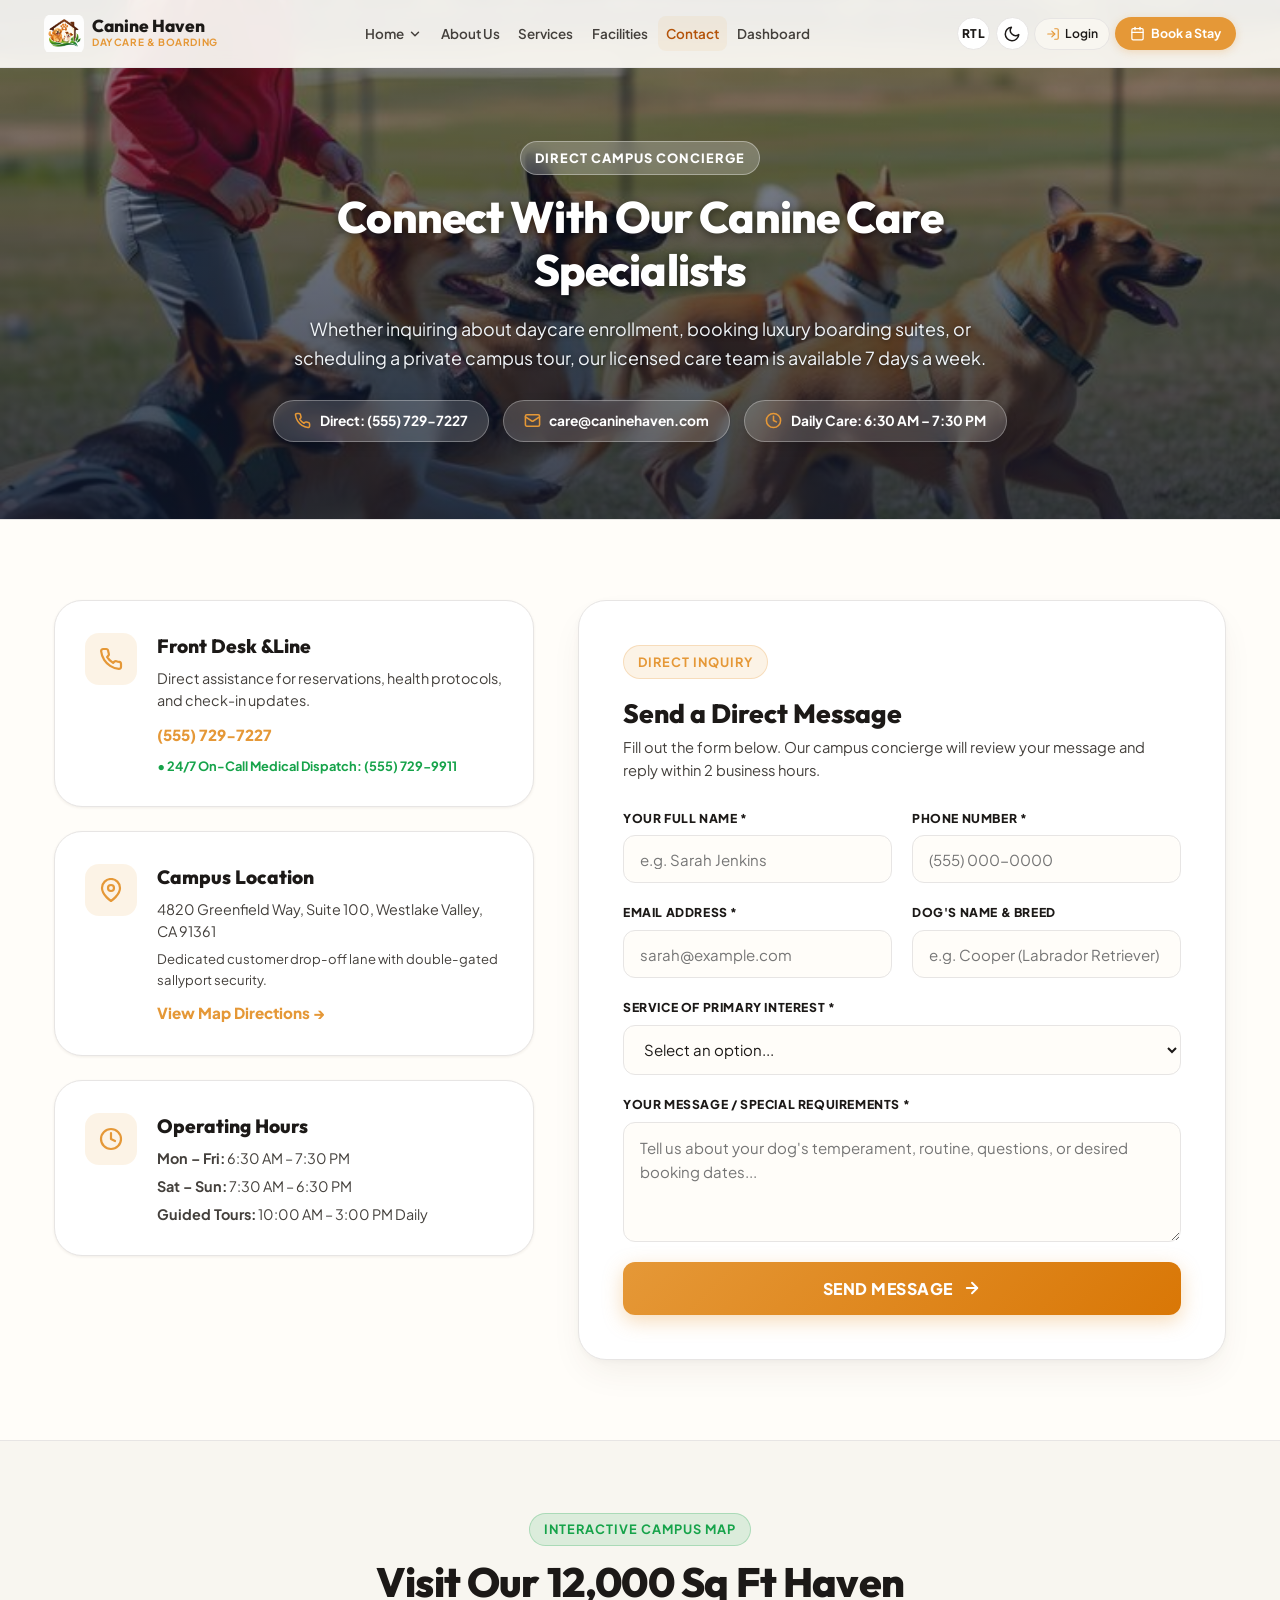
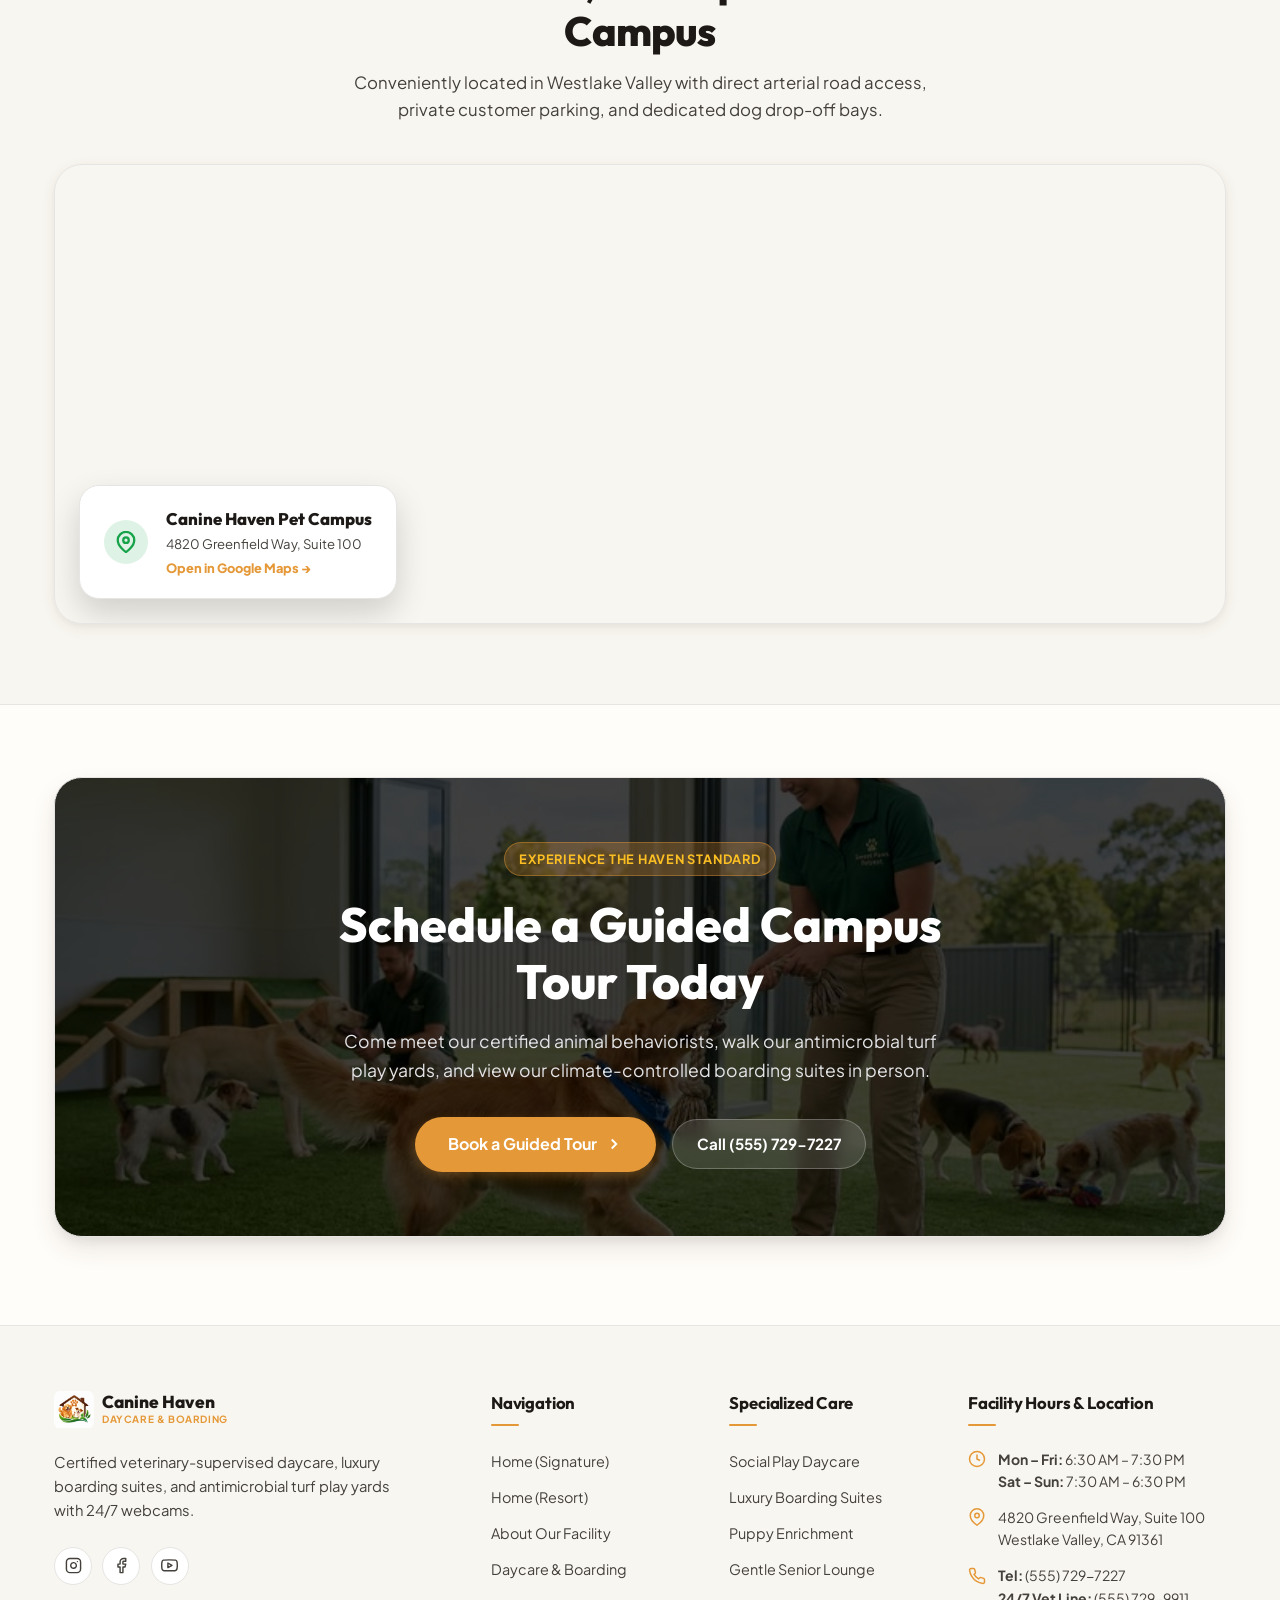
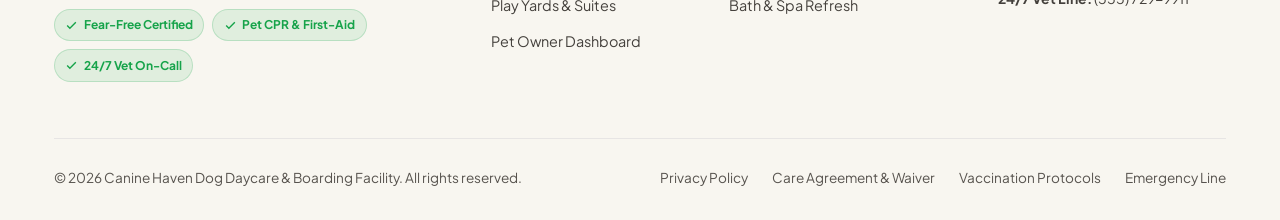
<file: contact.html>
<!DOCTYPE html>
<html lang="en">

<head>
  <meta charset="UTF-8">
  <meta name="viewport" content="width=device-width, initial-scale=1.0">
  <title>Contact Us &amp; Visit Campus | Canine Haven Dog Daycare &amp; Boarding Facility</title>
  <meta name="description"
    content="Get in touch with Canine Haven. Schedule a private facility tour, ask about daycare and luxury boarding suites, or visit our 12,000 sq ft campus.">
  <link rel="icon" type="image/png" href="assets/images/logo/favicon.png">

  <!-- Google Fonts -->
  <link rel="preconnect" href="https://fonts.googleapis.com">
  <link rel="preconnect" href="https://fonts.gstatic.com" crossorigin>
  <link
    href="https://fonts.googleapis.com/css2?family=Outfit:wght@400;500;600;700;800&family=Plus+Jakarta+Sans:wght@400;500;600;700&display=swap"
    rel="stylesheet">

  <!-- Stylesheets -->
  <link rel="stylesheet" href="assets/css/style.css">
  <link rel="stylesheet" href="assets/css/responsive.css">
</head>

<body>

  <!-- ======================================================================
       PAGE LOADER
       ====================================================================== -->
  <div id="pageLoader" class="page-loader" role="status" aria-label="Loading page">
    <div class="loader-inner">
      <div class="loader-logo-wrap">
        <img src="assets/images/logo/logo.png" alt="Canine Haven Brand Logo" class="loader-logo" width="90" height="90">
        <div class="loader-spinner"></div>
      </div>
      <h2 class="loader-title">Canine Haven</h2>
      <p class="loader-subtitle">Contact Our Care Concierge</p>
    </div>
  </div>

  <!-- ======================================================================
       FIXED SLIM HEADER (Standardized Container & Perfect Alignment)
       ====================================================================== -->
  <header id="siteHeader" class="site-header">
    <div class="container header-container">

      <!-- Logo + Brand Identity -->
      <a href="index.html" class="brand-identity" aria-label="Canine Haven Home">
        <img src="assets/images/logo/logo.png" alt="Canine Haven Logo" class="brand-logo-img" width="44" height="44">
        <div class="brand-text">
          <span class="brand-name">Canine Haven</span>
          <span class="brand-tagline">Daycare &amp; Boarding</span>
        </div>
      </a>

      <!-- Desktop Primary Navigation: Exactly 6 Items -->
      <nav class="primary-nav" aria-label="Main Navigation">
        <ul class="nav-list">

          <!-- Item 1: Home Dropdown (Click Only) -->
          <li class="nav-item-dropdown">
            <button id="homeDropdownTrigger" class="dropdown-trigger" type="button" aria-expanded="false"
              aria-haspopup="true" aria-controls="homeDropdownMenu">
              <span>Home</span>
              <svg class="dropdown-chevron" viewBox="0 0 24 24" fill="none" stroke="currentColor" stroke-linecap="round"
                stroke-linejoin="round">
                <polyline points="6 9 12 15 18 9"></polyline>
              </svg>
            </button>
            <div id="homeDropdownMenu" class="dropdown-menu" role="menu">
              <a href="index.html" class="dropdown-item" role="menuitem">
                <span>Home 1 (Signature)</span>
              </a>
              <a href="home-2.html" class="dropdown-item" role="menuitem">
                <span>Home 2 (Resort View)</span>
              </a>
            </div>
          </li>

          <!-- Item 2: About -->
          <li>
            <a href="about.html" class="nav-link">About Us</a>
          </li>

          <!-- Item 3: Services -->
          <li>
            <a href="services.html" class="nav-link">Services</a>
          </li>

          <!-- Item 4: Facilities -->
          <li>
            <a href="facilities.html" class="nav-link">Facilities</a>
          </li>

          <!-- Item 5: Contact (Active) -->
          <li>
            <a href="contact.html" class="nav-link active" aria-current="page">Contact</a>
          </li>

          <!-- Item 6: Dashboard -->
          <li>
            <a href="dashboard.html" class="nav-link">Dashboard</a>
          </li>

        </ul>
      </nav>

      <!-- Desktop Header Controls (RTL, Dark Mode #000000, Login Button) -->
      <div class="header-actions">

        <!-- RTL / LTR Toggle -->
        <button class="rtl-toggle-btn" type="button" aria-label="Toggle text direction">
          RTL
        </button>

        <!-- Dark Mode Toggle -->
        <button class="theme-toggle-btn" type="button" aria-label="Toggle dark mode" aria-pressed="false">
          <svg class="theme-icon icon-sun" viewBox="0 0 24 24" fill="none" stroke="currentColor" stroke-width="2"
            stroke-linecap="round" stroke-linejoin="round">
            <circle cx="12" cy="12" r="5"></circle>
            <line x1="12" y1="1" x2="12" y2="3"></line>
            <line x1="12" y1="21" x2="12" y2="23"></line>
            <line x1="4.22" y1="4.22" x2="5.64" y2="5.64"></line>
            <line x1="18.36" y1="18.36" x2="19.78" y2="19.78"></line>
            <line x1="1" y1="12" x2="3" y2="12"></line>
            <line x1="21" y1="12" x2="23" y2="12"></line>
            <line x1="4.22" y1="19.78" x2="5.64" y2="18.36"></line>
            <line x1="18.36" y1="5.64" x2="19.78" y2="4.22"></line>
          </svg>
          <svg class="theme-icon icon-moon" viewBox="0 0 24 24" fill="none" stroke="currentColor" stroke-width="2"
            stroke-linecap="round" stroke-linejoin="round">
            <path d="M21 12.79A9 9 0 1 1 11.21 3 7 7 0 0 0 21 12.79z"></path>
          </svg>
        </button>

        <!-- Compact Login Button -->
        <a href="login.html" class="btn-login" aria-label="Pet Owner Login">
          <svg viewBox="0 0 24 24" fill="none" stroke="currentColor" stroke-width="2" stroke-linecap="round"
            stroke-linejoin="round" aria-hidden="true">
            <path d="M15 3h4a2 2 0 0 1 2 2v14a2 2 0 0 1-2 2h-4"></path>
            <polyline points="10 17 15 12 10 7"></polyline>
            <line x1="15" y1="12" x2="3" y2="12"></line>
          </svg>
          <span>Login</span>
        </a>

        <!-- Header Primary CTA Button -->
        <a href="contact.html" class="btn-header-cta" aria-label="Book a Stay">
          <svg viewBox="0 0 24 24" fill="none" stroke="currentColor" stroke-width="2" stroke-linecap="round"
            stroke-linejoin="round" aria-hidden="true">
            <rect x="3" y="4" width="18" height="18" rx="2" ry="2"></rect>
            <line x1="16" y1="2" x2="16" y2="6"></line>
            <line x1="8" y1="2" x2="8" y2="6"></line>
            <line x1="3" y1="10" x2="21" y2="10"></line>
          </svg>
          <span>Book a Stay</span>
        </a>

        <!-- Mobile Menu Hamburger Button -->
        <button id="mobileMenuOpenBtn" class="mobile-menu-btn" type="button" aria-label="Open mobile navigation menu"
          aria-expanded="false" aria-controls="mobileDrawer">
          <span class="hamburger-line"></span>
        </button>

      </div>

    </div>
  </header>

  <!-- ======================================================================
       MOBILE MENU DRAWER & BACKDROP
       ====================================================================== -->
  <div id="mobileDrawerBackdrop" class="mobile-drawer-backdrop" aria-hidden="true"></div>

  <div id="mobileDrawer" class="mobile-drawer" role="dialog" aria-modal="true" aria-label="Mobile Navigation Menu">
    <div class="mobile-drawer-header">
      <div class="mobile-drawer-brand">
        <img src="assets/images/logo/logo.png" alt="Canine Haven Logo" class="brand-logo-img" width="36" height="36">
        <div class="brand-text">
          <span class="brand-name">Canine Haven</span>
          <span class="brand-tagline">Daycare &amp; Boarding</span>
        </div>
      </div>
      <button id="mobileDrawerCloseBtn" class="mobile-drawer-close" type="button" aria-label="Close navigation menu">
        <svg width="20" height="20" viewBox="0 0 24 24" fill="none" stroke="currentColor" stroke-width="2"
          stroke-linecap="round" stroke-linejoin="round">
          <line x1="18" y1="6" x2="6" y2="18"></line>
          <line x1="6" y1="6" x2="18" y2="18"></line>
        </svg>
      </button>
    </div>

    <div class="mobile-drawer-body">
      <ul class="mobile-nav-list">
        <li>
          <button id="mobileHomeAccordionBtn" class="mobile-accordion-header" type="button" aria-expanded="false">
            <span>Home</span>
            <svg class="mobile-accordion-chevron" viewBox="0 0 24 24" fill="none" stroke="currentColor"
              stroke-width="2.5" stroke-linecap="round" stroke-linejoin="round">
              <polyline points="6 9 12 15 18 9"></polyline>
            </svg>
          </button>
          <div id="mobileHomeAccordionContent" class="mobile-accordion-content">
            <a href="index.html" class="mobile-sub-link">Home 1 (Signature Facility)</a>
            <a href="home-2.html" class="mobile-sub-link">Home 2 (Resort Experience)</a>
          </div>
        </li>
        <li><a href="about.html" class="mobile-nav-link">About Us</a></li>
        <li><a href="services.html" class="mobile-nav-link">Services</a></li>
        <li><a href="facilities.html" class="mobile-nav-link">Facilities</a></li>
        <li><a href="contact.html" class="mobile-nav-link active">Contact</a></li>
        <li><a href="dashboard.html" class="mobile-nav-link">Dashboard</a></li>
      </ul>

      <div class="mobile-drawer-controls">
        <div class="mobile-control-row">
          <span class="mobile-control-label">Appearance</span>
          <button class="theme-toggle-btn" type="button" aria-label="Toggle dark mode">
            <svg class="theme-icon icon-sun" viewBox="0 0 24 24" fill="none" stroke="currentColor" stroke-width="2"
              stroke-linecap="round" stroke-linejoin="round">
              <circle cx="12" cy="12" r="5"></circle>
              <line x1="12" y1="1" x2="12" y2="3"></line>
              <line x1="12" y1="21" x2="12" y2="23"></line>
              <line x1="4.22" y1="4.22" x2="5.64" y2="5.64"></line>
              <line x1="18.36" y1="18.36" x2="19.78" y2="19.78"></line>
              <line x1="1" y1="12" x2="3" y2="12"></line>
              <line x1="21" y1="12" x2="23" y2="12"></line>
            </svg>
            <svg class="theme-icon icon-moon" viewBox="0 0 24 24" fill="none" stroke="currentColor" stroke-width="2"
              stroke-linecap="round" stroke-linejoin="round">
              <path d="M21 12.79A9 9 0 1 1 11.21 3 7 7 0 0 0 21 12.79z"></path>
            </svg>
          </button>
        </div>

        <div class="mobile-control-row">
          <span class="mobile-control-label">Text Direction</span>
          <button class="rtl-toggle-btn" type="button" aria-label="Toggle RTL mode">
            RTL
          </button>
        </div>

        <div class="mobile-drawer-actions">
          <a href="contact.html" class="mobile-btn-cta">
            <svg width="18" height="18" viewBox="0 0 24 24" fill="none" stroke="currentColor" stroke-width="2"
              stroke-linecap="round" stroke-linejoin="round" aria-hidden="true">
              <rect x="3" y="4" width="18" height="18" rx="2" ry="2"></rect>
              <line x1="16" y1="2" x2="16" y2="6"></line>
              <line x1="8" y1="2" x2="8" y2="6"></line>
              <line x1="3" y1="10" x2="21" y2="10"></line>
            </svg>
            <span>Book a Stay</span>
          </a>
          <a href="login.html" class="mobile-btn-login">
            <svg width="16" height="16" viewBox="0 0 24 24" fill="none" stroke="currentColor" stroke-width="2"
              stroke-linecap="round" stroke-linejoin="round" aria-hidden="true">
              <path d="M15 3h4a2 2 0 0 1 2 2v14a2 2 0 0 1-2 2h-4"></path>
              <polyline points="10 17 15 12 10 7"></polyline>
              <line x1="15" y1="12" x2="3" y2="12"></line>
            </svg>
            <span>Pet Owner Login</span>
          </a>
        </div>
      </div>
    </div>
  </div>


  <!-- ======================================================================
       MAIN CONTENT: 4 REQUIRED SECTIONS
       ====================================================================== -->
  <main id="mainContent">

    <!-- ------------------------------------------------------------------
         SECTION 1: HERO SECTION
         ------------------------------------------------------------------ -->
    <section class="contact-hero-section page-hero-banner" aria-labelledby="contactHeroTitle">
      <div class="page-hero-overlay"></div>
      <div class="container page-hero-container">

        <div class="contact-hero-header page-hero-content">
          <span class="section-tag green">Direct Campus Concierge</span>
          <h1 id="contactHeroTitle" class="section-title">
            Connect With Our Canine Care Specialists
          </h1>
          <p class="section-desc">
            Whether inquiring about daycare enrollment, booking luxury boarding suites, or scheduling a private campus
            tour, our licensed care team is available 7 days a week.
          </p>

          <div class="contact-pill-ribbon">
            <div class="contact-ribbon-pill">
              <svg viewBox="0 0 24 24" fill="none" stroke="currentColor" stroke-width="2.2" stroke-linecap="round"
                stroke-linejoin="round" aria-hidden="true">
                <path
                  d="M22 16.92v3a2 2 0 0 1-2.18 2 19.79 19.79 0 0 1-8.63-3.07 19.5 19.5 0 0 1-6-6 19.79 19.79 0 0 1-3.07-8.67A2 2 0 0 1 4.11 2h3a2 2 0 0 1 2 1.72 12.84 12.84 0 0 0 .7 2.81 2 2 0 0 1-.45 2.11L8.09 9.91a16 16 0 0 0 6 6l1.27-1.27a2 2 0 0 1 2.11-.45 12.84 12.84 0 0 0 2.81.7A2 2 0 0 1 22 16.92z">
                </path>
              </svg>
              <span>Direct: (555) 729-7227</span>
            </div>
            <div class="contact-ribbon-pill">
              <svg viewBox="0 0 24 24" fill="none" stroke="currentColor" stroke-width="2.2" stroke-linecap="round"
                stroke-linejoin="round" aria-hidden="true">
                <rect x="2" y="4" width="20" height="16" rx="2"></rect>
                <path d="m22 7-8.97 5.7a1.94 1.94 0 0 1-2.06 0L2 7"></path>
              </svg>
              <span>care@caninehaven.com</span>
            </div>
            <div class="contact-ribbon-pill">
              <svg viewBox="0 0 24 24" fill="none" stroke="currentColor" stroke-width="2.2" stroke-linecap="round"
                stroke-linejoin="round" aria-hidden="true">
                <circle cx="12" cy="12" r="10"></circle>
                <polyline points="12 6 12 12 16 14"></polyline>
              </svg>
              <span>Daily Care: 6:30 AM &ndash; 7:30 PM</span>
            </div>
          </div>
        </div>

      </div>
    </section>

    <!-- ------------------------------------------------------------------
         SECTION 2: CONTACT FORM & INFO CARDS SECTION
         ------------------------------------------------------------------ -->
    <section class="contact-main-section" aria-labelledby="inquiryFormTitle">
      <div class="container">

        <div class="contact-main-grid">

          <!-- Left: 3 Rich Contact Information Cards -->
          <div class="contact-info-col">

            <!-- Card 1: Phone & Vet Dispatch -->
            <div class="contact-info-card">
              <div class="contact-card-icon-wrap">
                <svg viewBox="0 0 24 24" fill="none" stroke="currentColor" stroke-width="2.2" stroke-linecap="round"
                  stroke-linejoin="round" aria-hidden="true">
                  <path
                    d="M22 16.92v3a2 2 0 0 1-2.18 2 19.79 19.79 0 0 1-8.63-3.07 19.5 19.5 0 0 1-6-6 19.79 19.79 0 0 1-3.07-8.67A2 2 0 0 1 4.11 2h3a2 2 0 0 1 2 1.72 12.84 12.84 0 0 0 .7 2.81 2 2 0 0 1-.45 2.11L8.09 9.91a16 16 0 0 0 6 6l1.27-1.27a2 2 0 0 1 2.11-.45 12.84 12.84 0 0 0 2.81.7A2 2 0 0 1 22 16.92z">
                  </path>
                </svg>
              </div>
              <div class="contact-card-content">
                <h2 class="contact-card-title">Front Desk &amp;Line</h2>
                <p class="contact-card-text">Direct assistance for reservations, health protocols, and check-in updates.
                </p>
                <a href="tel:5557297227" class="contact-card-action">(555) 729-7227</a>
                <span style="font-size: 0.8rem; color: var(--color-secondary); font-weight: 700; margin-top: 0.2rem;">
                  &bull; 24/7 On-Call Medical Dispatch: (555) 729-9911
                </span>
              </div>
            </div>

            <!-- Card 2: Campus Address & Drop-Off -->
            <div class="contact-info-card">
              <div class="contact-card-icon-wrap">
                <svg viewBox="0 0 24 24" fill="none" stroke="currentColor" stroke-width="2.2" stroke-linecap="round"
                  stroke-linejoin="round" aria-hidden="true">
                  <path d="M21 10c0 7-9 13-9 13s-9-6-9-13a9 9 0 0 1 18 0z"></path>
                  <circle cx="12" cy="10" r="3"></circle>
                </svg>
              </div>
              <div class="contact-card-content">
                <h2 class="contact-card-title">Campus Location</h2>
                <p class="contact-card-text">4820 Greenfield Way, Suite 100, Westlake Valley, CA 91361</p>
                <span style="font-size: 0.82rem; color: var(--text-muted);">
                  Dedicated customer drop-off lane with double-gated sallyport security.
                </span>
                <a href="#mapSection" class="contact-card-action">View Map Directions &rarr;</a>
              </div>
            </div>

            <!-- Card 3: Operating & Tour Hours -->
            <div class="contact-info-card">
              <div class="contact-card-icon-wrap">
                <svg viewBox="0 0 24 24" fill="none" stroke="currentColor" stroke-width="2.2" stroke-linecap="round"
                  stroke-linejoin="round" aria-hidden="true">
                  <circle cx="12" cy="12" r="10"></circle>
                  <polyline points="12 6 12 12 16 14"></polyline>
                </svg>
              </div>
              <div class="contact-card-content">
                <h2 class="contact-card-title">Operating Hours</h2>
                <p class="contact-card-text"><strong>Mon &ndash; Fri:</strong> 6:30&nbsp;AM &ndash; 7:30&nbsp;PM</p>
                <p class="contact-card-text"><strong>Sat &ndash; Sun:</strong> 7:30&nbsp;AM &ndash; 6:30&nbsp;PM</p>
                <p class="contact-card-text"><strong>Guided Tours:</strong> 10:00&nbsp;AM &ndash; 3:00&nbsp;PM Daily</p>
              </div>
            </div>

          </div>

          <!-- Right: Interactive Contact & Inquiry Form -->
          <div class="contact-form-card">
            <div class="contact-form-header">
              <span class="section-tag">Direct Inquiry</span>
              <h2 id="inquiryFormTitle" class="contact-form-title">Send a Direct Message</h2>
              <p class="contact-form-desc">
                Fill out the form below. Our campus concierge will review your message and reply within 2 business
                hours.
              </p>
            </div>

            <form id="mainContactForm">
              <div class="contact-form-grid">

                <!-- Full Name -->
                <div class="contact-field-wrap">
                  <label for="contactFullName" class="contact-label">YOUR FULL NAME *</label>
                  <input type="text" id="contactFullName" class="contact-input" placeholder="e.g. Sarah Jenkins"
                    required>
                </div>

                <!-- Phone -->
                <div class="contact-field-wrap">
                  <label for="contactPhone" class="contact-label">PHONE NUMBER *</label>
                  <input type="tel" id="contactPhone" class="contact-input" placeholder="(555) 000-0000" required>
                </div>

                <!-- Email -->
                <div class="contact-field-wrap">
                  <label for="contactEmail" class="contact-label">EMAIL ADDRESS *</label>
                  <input type="email" id="contactEmail" class="contact-input" placeholder="sarah@example.com" required>
                </div>

                <!-- Dog Name & Breed -->
                <div class="contact-field-wrap">
                  <label for="contactDogDetails" class="contact-label">DOG'S NAME &amp; BREED</label>
                  <input type="text" id="contactDogDetails" class="contact-input"
                    placeholder="e.g. Cooper (Labrador Retriever)">
                </div>

                <!-- Service Interest -->
                <div class="contact-field-wrap contact-form-full">
                  <label for="contactService" class="contact-label">SERVICE OF PRIMARY INTEREST *</label>
                  <select id="contactService" class="contact-select" required>
                    <option value="" disabled selected>Select an option...</option>
                    <option value="daycare">Dog Daycare Programs</option>
                    <option value="boarding">Luxury Overnight Boarding</option>
                    <option value="tour">In-Person Campus Walkthrough Tour</option>
                    <option value="evaluation">New Dog Temperament Evaluation</option>
                    <option value="spa">Hydrotherapy Spa &amp; Grooming</option>
                  </select>
                </div>

                <!-- Message -->
                <div class="contact-field-wrap contact-form-full">
                  <label for="contactMessage" class="contact-label">YOUR MESSAGE / SPECIAL REQUIREMENTS *</label>
                  <textarea id="contactMessage" class="contact-textarea"
                    placeholder="Tell us about your dog's temperament, routine, questions, or desired booking dates..."
                    required></textarea>
                </div>

                <!-- Submit Button -->
                <div class="contact-form-full">
                  <button type="submit" class="btn-contact-submit" id="contactSubmitBtn">
                    <span>SEND MESSAGE</span>
                    <svg viewBox="0 0 24 24" fill="none" stroke="currentColor" stroke-width="2.5" stroke-linecap="round"
                      stroke-linejoin="round" aria-hidden="true">
                      <line x1="5" y1="12" x2="19" y2="12"></line>
                      <polyline points="12 5 19 12 12 19"></polyline>
                    </svg>
                  </button>
                </div>

              </div>
            </form>
          </div>

        </div>

      </div>
    </section>

    <!-- ------------------------------------------------------------------
         SECTION 3: GOOGLE LIVE MAP SECTION
         ------------------------------------------------------------------ -->
    <section class="contact-map-section" id="mapSection" aria-labelledby="mapHeading">
      <div class="container">

        <div class="contact-map-header">
          <span class="section-tag green">Interactive Campus Map</span>
          <h2 id="mapHeading" class="section-title">
            Visit Our 12,000 Sq Ft Haven Campus
          </h2>
          <p class="section-desc" style="margin: 0 auto;">
            Conveniently located in Westlake Valley with direct arterial road access, private customer parking, and
            dedicated dog drop-off bays.
          </p>
        </div>

        <div class="contact-map-wrapper">
          <!-- Google Maps Embed Iframe -->
          <iframe class="contact-map-iframe" title="Canine Haven Facility Google Map"
            src="https://www.google.com/maps/embed?pb=!1m18!1m12!1m3!1d105658.28389745307!2d-118.8928424266395!3d34.14815259999999!2m3!1f0!2f0!3f0!3m2!1i1024!2i768!4f13.1!3m3!1m2!1s0x80e8246f41444983%3A0x6b6c28f090b4d455!2sWestlake%20Village%2C%20CA!5e0!3m2!1sen!2sus!4v1700000000000!5m2!1sen!2sus"
            allowfullscreen="" loading="lazy" referrerpolicy="no-referrer-when-downgrade">
          </iframe>

          <!-- Floating Interactive Map Badge -->
          <div class="contact-map-badge">
            <div class="map-badge-icon-box">
              <svg viewBox="0 0 24 24" fill="none" stroke="currentColor" stroke-width="2.5" stroke-linecap="round"
                stroke-linejoin="round" aria-hidden="true">
                <path d="M21 10c0 7-9 13-9 13s-9-6-9-13a9 9 0 0 1 18 0z"></path>
                <circle cx="12" cy="10" r="3"></circle>
              </svg>
            </div>
            <div class="map-badge-info">
              <span class="map-badge-title">Canine Haven Pet Campus</span>
              <span class="map-badge-desc">4820 Greenfield Way, Suite 100</span>
              <a href="https://maps.google.com" target="_blank" rel="noopener noreferrer" class="map-badge-directions">
                Open in Google Maps &rarr;
              </a>
            </div>
          </div>
        </div>

      </div>
    </section>

    <!-- ------------------------------------------------------------------
         SECTION 4: DEDICATED CTA SECTION (Standardized Site-Wide Aesthetic)
         ------------------------------------------------------------------ -->
    <section class="about-cta-section contact-cta-section" aria-labelledby="contactCtaTitle">
      <div class="container">

        <div class="cta-box">
          <img src="assets/images/about/p52.jpg" alt="Caregiver playing with joyful golden retriever" class="cta-bg-img"
            width="1200" height="400">

          <div class="cta-content-inner">
            <span class="cta-badge">EXPERIENCE THE HAVEN STANDARD</span>
            <h2 id="contactCtaTitle" class="cta-headline">
              Schedule a Guided Campus Tour Today
            </h2>
            <p class="cta-desc">
              Come meet our certified animal behaviorists, walk our antimicrobial turf play yards, and view our
              climate-controlled boarding suites in person.
            </p>
            <div class="cta-btn-group">
              <a href="dashboard.html#bookingModule" class="btn-primary" id="btnCtaBookTour">
                <span>Book a Guided Tour</span>
                <svg width="18" height="18" viewBox="0 0 24 24" fill="none" stroke="currentColor" stroke-width="2.5">
                  <polyline points="9 18 15 12 9 6"></polyline>
                </svg>
              </a>
              <a href="tel:5557297227" class="btn-secondary" id="btnCtaCallDesk">
                <span>Call (555) 729-7227</span>
              </a>
            </div>
          </div>
        </div>

      </div>
    </section>

  </main>

  <!-- ======================================================================
       SCROLL TO TOP BUTTON
       ====================================================================== -->
  <button id="scrollToTopBtn" class="scroll-to-top" type="button" aria-label="Scroll back to top of page">
    <svg viewBox="0 0 24 24" fill="none" stroke="currentColor" stroke-width="2.5" stroke-linecap="round"
      stroke-linejoin="round">
      <polyline points="18 15 12 9 6 15"></polyline>
    </svg>
  </button>

  <!-- ======================================================================
       SHARED FOOTER (Accreditation-Verified & Unified Across All Pages)
       ====================================================================== -->
  <footer class="site-footer">
    <div class="container">

      <!-- Top Grid -->
      <div class="footer-top">

        <!-- Col 1: Brand & Bio -->
        <div class="footer-brand-col">
          <div class="brand-identity">
            <img src="assets/images/logo/logo.png" alt="Canine Haven Brand Logo" class="brand-logo-img" width="44"
              height="44">
            <div class="brand-text">
              <span class="brand-name">Canine Haven</span>
              <span class="brand-tagline">Daycare &amp; Boarding</span>
            </div>
          </div>
          <p class="footer-brand-desc">
            Certified veterinary-supervised daycare, luxury boarding suites, and antimicrobial turf play yards with 24/7
            webcams.
          </p>
          <div class="footer-social-links" aria-label="Social Media Links">
            <a href="https://instagram.com" class="footer-social-btn" aria-label="Follow Canine Haven on Instagram"
              target="_blank" rel="noopener">
              <svg viewBox="0 0 24 24" fill="none" stroke="currentColor" stroke-width="2" stroke-linecap="round"
                stroke-linejoin="round" aria-hidden="true">
                <rect x="2" y="2" width="20" height="20" rx="5" ry="5"></rect>
                <path d="M16 11.37A4 4 0 1 1 12.63 8 4 4 0 0 1 16 11.37z"></path>
                <line x1="17.5" y1="6.5" x2="17.51" y2="6.5"></line>
              </svg>
            </a>
            <a href="https://facebook.com" class="footer-social-btn" aria-label="Follow Canine Haven on Facebook"
              target="_blank" rel="noopener">
              <svg viewBox="0 0 24 24" fill="none" stroke="currentColor" stroke-width="2" stroke-linecap="round"
                stroke-linejoin="round" aria-hidden="true">
                <path d="M18 2h-3a5 5 0 0 0-5 5v3H7v4h3v8h4v-8h3l1-4h-4V7a1 1 0 0 1 1-1h3z"></path>
              </svg>
            </a>
            <a href="https://youtube.com" class="footer-social-btn" aria-label="Watch Canine Haven on YouTube"
              target="_blank" rel="noopener">
              <svg viewBox="0 0 24 24" fill="none" stroke="currentColor" stroke-width="2" stroke-linecap="round"
                stroke-linejoin="round" aria-hidden="true">
                <path
                  d="M22.54 6.42a2.78 2.78 0 0 0-1.94-2C18.88 4 12 4 12 4s-6.88 0-8.6.46a2.78 2.78 0 0 0-1.94 2A29 29 0 0 0 1 11.75a29 29 0 0 0 .46 5.33A2.78 2.78 0 0 0 3.4 19c1.72.46 8.6.46 8.6.46s6.88 0 8.6-.46a2.78 2.78 0 0 0 1.94-2 29 29 0 0 0 .46-5.25 29 29 0 0 0-.46-5.33z">
                </path>
                <polygon points="9.75 15.02 15.5 11.75 9.75 8.48 9.75 15.02"></polygon>
              </svg>
            </a>
          </div>
          <div class="footer-accreditations">
            <span class="accred-badge">
              <svg viewBox="0 0 24 24" fill="none" stroke="currentColor" stroke-width="2.5">
                <polyline points="20 6 9 17 4 12"></polyline>
              </svg>
              Fear-Free Certified
            </span>
            <span class="accred-badge">
              <svg viewBox="0 0 24 24" fill="none" stroke="currentColor" stroke-width="2.5">
                <polyline points="20 6 9 17 4 12"></polyline>
              </svg>
              Pet CPR &amp; First-Aid
            </span>
            <span class="accred-badge">
              <svg viewBox="0 0 24 24" fill="none" stroke="currentColor" stroke-width="2.5">
                <polyline points="20 6 9 17 4 12"></polyline>
              </svg>
              24/7 Vet On-Call
            </span>
          </div>
        </div>

        <!-- Col 2: Navigation -->
        <div>
          <h2 class="footer-col-title">Navigation</h2>
          <ul class="footer-links">
            <li><a href="index.html" class="footer-link">Home (Signature)</a></li>
            <li><a href="home-2.html" class="footer-link">Home (Resort)</a></li>
            <li><a href="about.html" class="footer-link">About Our Facility</a></li>
            <li><a href="services.html" class="footer-link">Daycare &amp; Boarding</a></li>
            <li><a href="facilities.html" class="footer-link">Play Yards &amp; Suites</a></li>
            <li><a href="dashboard.html" class="footer-link">Pet Owner Dashboard</a></li>
          </ul>
        </div>

        <!-- Col 3: Specialized Care -->
        <div>
          <h2 class="footer-col-title">Specialized Care</h2>
          <ul class="footer-links">
            <li><a href="services.html#daycare" class="footer-link">Social Play Daycare</a></li>
            <li><a href="services.html#boarding" class="footer-link">Luxury Boarding Suites</a></li>
            <li><a href="services.html#puppy" class="footer-link">Puppy Enrichment</a></li>
            <li><a href="services.html#senior" class="footer-link">Gentle Senior Lounge</a></li>
            <li><a href="services.html#spa" class="footer-link">Bath &amp; Spa Refresh</a></li>
          </ul>
        </div>

        <!-- Col 4: Facility Hours & Contact -->
        <div>
          <h2 class="footer-col-title">Facility Hours &amp; Location</h2>
          <div class="footer-contact-list">
            <div class="footer-contact-item">
              <svg viewBox="0 0 24 24" fill="none" stroke="currentColor" stroke-width="2">
                <circle cx="12" cy="12" r="10"></circle>
                <polyline points="12 6 12 12 16 14"></polyline>
              </svg>
              <div>
                <strong>Mon – Fri:</strong> 6:30 AM – 7:30 PM<br>
                <strong>Sat – Sun:</strong> 7:30 AM – 6:30 PM
              </div>
            </div>
            <div class="footer-contact-item">
              <svg viewBox="0 0 24 24" fill="none" stroke="currentColor" stroke-width="2">
                <path d="M21 10c0 7-9 13-9 13s-9-6-9-13a9 9 0 0 1 18 0z"></path>
                <circle cx="12" cy="10" r="3"></circle>
              </svg>
              <div>
                4820 Greenfield Way, Suite 100<br>
                Westlake Valley, CA 91361
              </div>
            </div>
            <div class="footer-contact-item">
              <svg viewBox="0 0 24 24" fill="none" stroke="currentColor" stroke-width="2">
                <path
                  d="M22 16.92v3a2 2 0 0 1-2.18 2 19.79 19.79 0 0 1-8.63-3.07 19.5 19.5 0 0 1-6-6 19.79 19.79 0 0 1-3.07-8.67A2 2 0 0 1 4.11 2h3a2 2 0 0 1 2 1.72 12.84 12.84 0 0 0 .7 2.81 2 2 0 0 1-.45 2.11L8.09 9.91a16 16 0 0 0 6 6l1.27-1.27a2 2 0 0 1 2.11-.45 12.84 12.84 0 0 0 2.81.7A2 2 0 0 1 22 16.92z">
                </path>
              </svg>
              <div>
                <strong>Tel:</strong> (555) 729-7227<br>
                <strong>24/7 Vet Line:</strong> (555) 729-9911
              </div>
            </div>
          </div>
        </div>

      </div>

      <!-- Bottom Bar -->
      <div class="footer-bottom">
        <div class="footer-copyright">
          &copy; 2026 Canine Haven Dog Daycare &amp; Boarding Facility. All rights reserved.
        </div>
        <div class="footer-legal-links">
          <a href="#privacy">Privacy Policy</a>
          <a href="#terms">Care Agreement &amp; Waiver</a>
          <a href="#vaccinations">Vaccination Protocols</a>
          <a href="contact.html">Emergency Line</a>
        </div>
      </div>

    </div>
  </footer>

  <!-- Contact Form Toast Notification -->
  <div class="booking-toast-alert" id="contactToast" role="alert">
    <svg viewBox="0 0 24 24" fill="none" stroke="currentColor" stroke-width="2.5" stroke-linecap="round"
      stroke-linejoin="round" style="width: 22px; height: 22px;" aria-hidden="true">
      <path d="M22 11.08V12a10 10 0 1 1-5.93-9.14"></path>
      <polyline points="22 4 12 14.01 9 11.01"></polyline>
    </svg>
    <div>
      <div><strong>Message Received!</strong></div>
      <div style="font-size: 0.8rem; opacity: 0.9;">Our campus concierge will contact you within 2 hours.</div>
    </div>
  </div>

  <!-- Global Master JavaScript -->
  <script src="assets/js/main.js"></script>
</body>

</html>
</file>
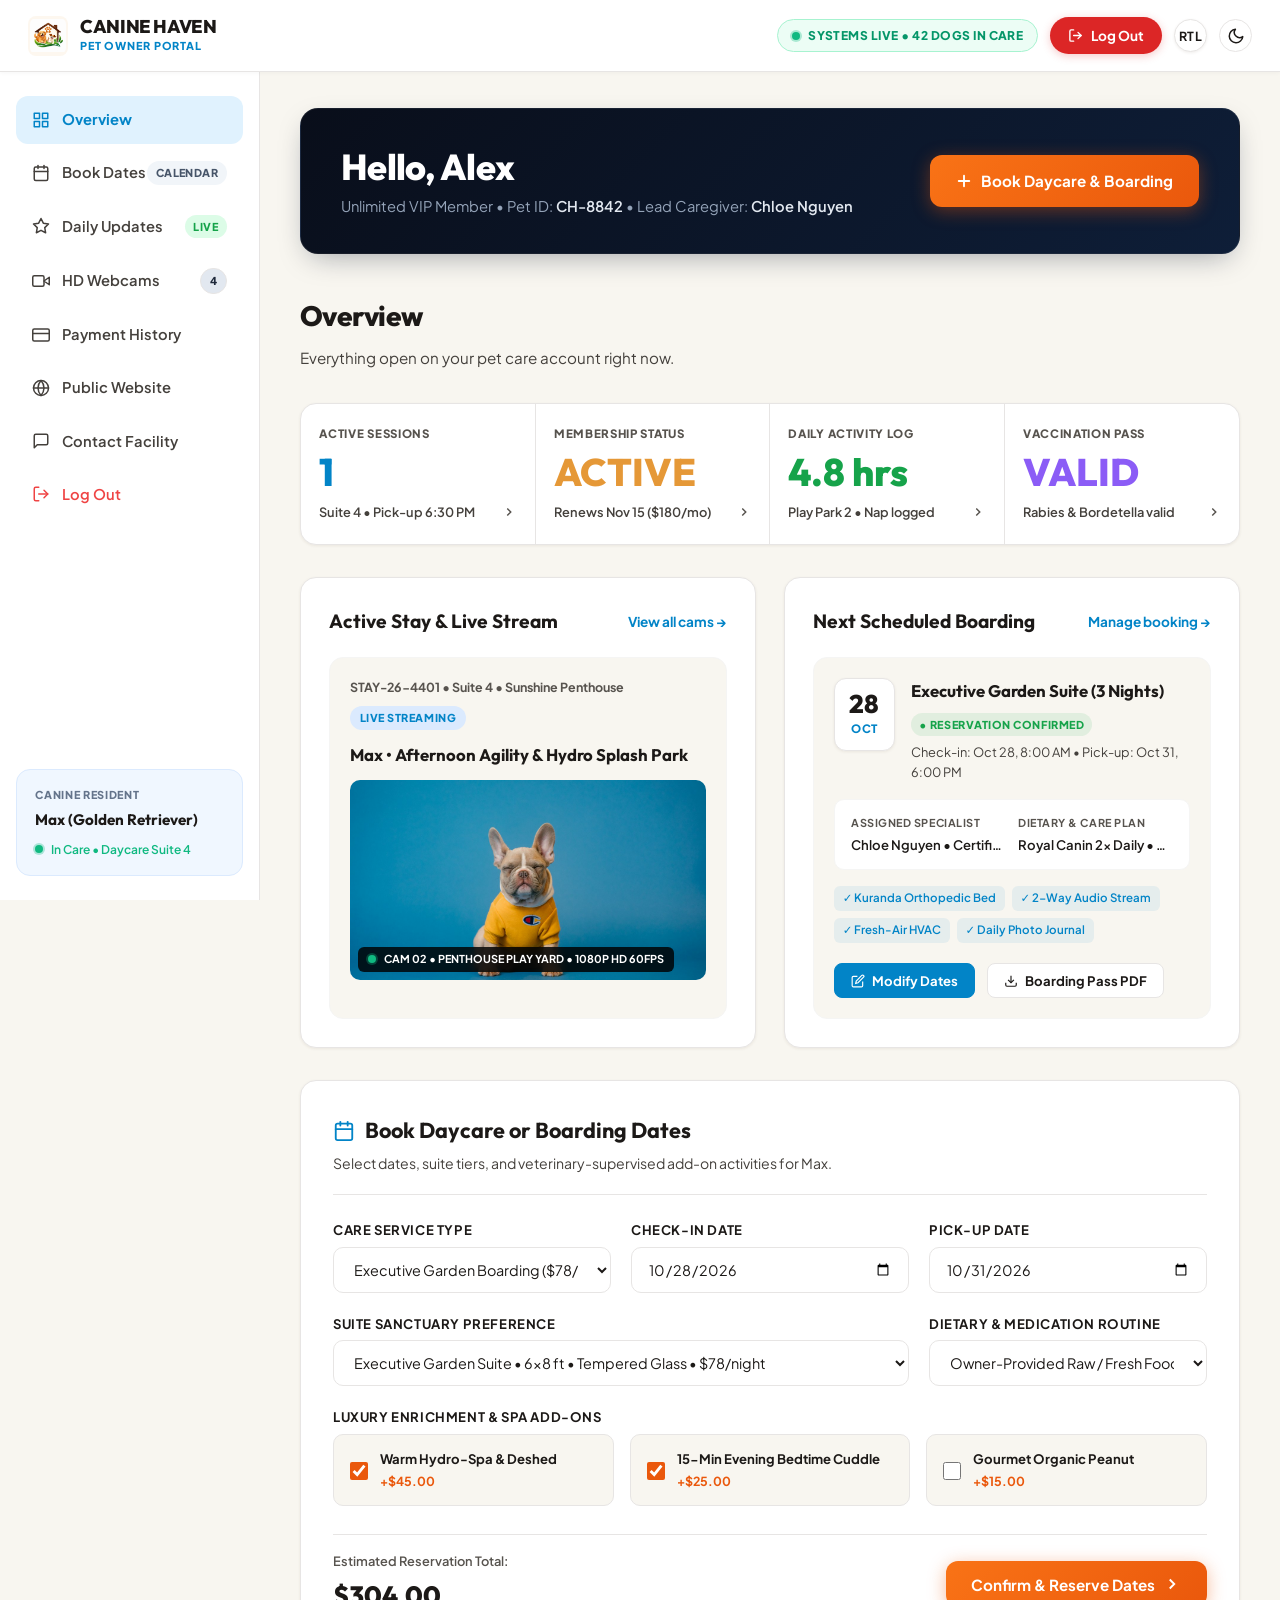
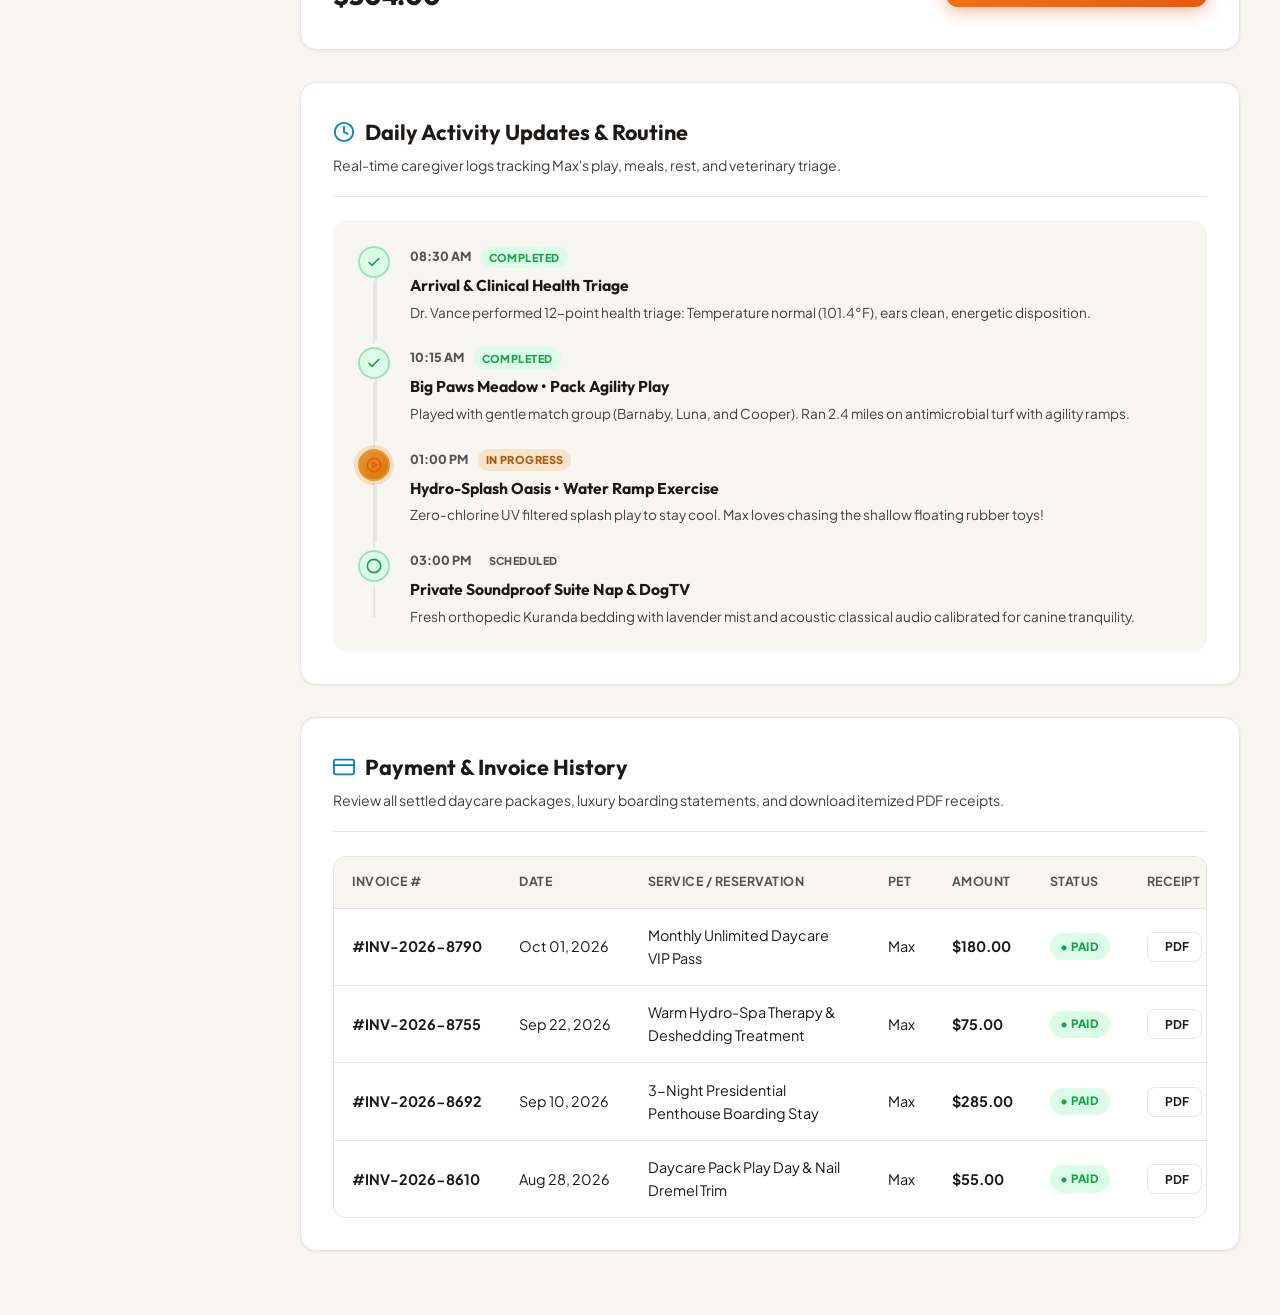
<file: dashboard.html>
<!DOCTYPE html>
<html lang="en" dir="ltr">

<head>
  <meta charset="UTF-8">
  <meta name="viewport" content="width=device-width, initial-scale=1.0">
  <title>Pet Owner Dashboard | Canine Haven Dog Daycare &amp; Boarding Facility</title>
  <meta name="description"
    content="Canine Haven Pet Parent Portal: Manage daycare and boarding reservations, stream live HD webcams, track daily activity updates, and review payment history.">
  <link rel="icon" type="image/png" href="assets/images/logo/favicon.png">

  <!-- Google Fonts -->
  <link rel="preconnect" href="https://fonts.googleapis.com">
  <link rel="preconnect" href="https://fonts.gstatic.com" crossorigin>
  <link
    href="https://fonts.googleapis.com/css2?family=Outfit:wght@400;500;600;700;800&family=Plus+Jakarta+Sans:wght@400;500;600;700&display=swap"
    rel="stylesheet">

  <!-- Core External Stylesheets -->
  <link rel="stylesheet" href="assets/css/style.css">
  <link rel="stylesheet" href="assets/css/responsive.css">
</head>

<body class="dash-page-wrapper">

  <!-- ==============================================================
       BRANDED PAGE LOADER (Matching Home 1 Exactly)
       ============================================================== -->
  <div id="pageLoader" class="page-loader" aria-hidden="true">
    <div class="loader-inner">
      <div class="loader-logo-wrap">
        <img src="assets/images/logo/logo.png" alt="Canine Haven Brand Logo" class="loader-logo" width="90" height="90">
        <div class="loader-spinner"></div>
      </div>
      <h2 class="loader-title">Canine Haven</h2>
      <p class="loader-subtitle">Dog Daycare &amp; Boarding Facility</p>
    </div>
  </div>

  <!-- Dashboard Topbar (Replicating Reference Design Header) -->
  <header class="dash-header-bar" id="dashTopBar">
    <a href="index.html" class="dash-brand-block" aria-label="Canine Haven Home">
      <img src="assets/images/logo/logo.png" alt="Canine Haven Logo" class="dash-brand-logo-img" width="42" height="42">
      <div class="dash-brand-meta">
        <span class="dash-site-title">CANINE HAVEN</span>
        <span class="dash-site-tag">PET OWNER PORTAL</span>
      </div>
    </a>

    <div class="dash-header-actions">
      <!-- Live Facility Telemetry Pill -->
      <div class="dash-telemetry-badge" aria-label="Facility live status">
        <span class="pulsing-live-dot" aria-hidden="true"></span>
        <span>SYSTEMS LIVE &bull; 42 DOGS IN CARE</span>
      </div>

      <!-- Logout Button (Red rounded pill matching reference design) -->
      <a href="login.html" class="btn-dash-logout" id="dashLogoutTopBtn" aria-label="Log Out">
        <svg viewBox="0 0 24 24" fill="none" stroke="currentColor" stroke-width="2.2" stroke-linecap="round"
          stroke-linejoin="round" aria-hidden="true">
          <path d="M9 21H5a2 2 0 0 1-2-2V5a2 2 0 0 1 2-2h4"></path>
          <polyline points="16 17 21 12 16 7"></polyline>
          <line x1="21" y1="12" x2="9" y2="12"></line>
        </svg>
        <span>Log Out</span>
      </a>

      <!-- RTL Toggle Button -->
      <button type="button" class="auth-nav-pill rtl-toggle-btn" id="dashRtlBtn" aria-label="Toggle RTL layout">
        <span>RTL</span>
      </button>

      <!-- Dark Mode Toggle -->
      <button class="theme-toggle-btn" type="button" aria-label="Toggle dark mode" aria-pressed="false">
        <svg class="theme-icon icon-sun" viewBox="0 0 24 24" fill="none" stroke="currentColor" stroke-width="2"
          stroke-linecap="round" stroke-linejoin="round">
          <circle cx="12" cy="12" r="5"></circle>
          <line x1="12" y1="1" x2="12" y2="3"></line>
          <line x1="12" y1="21" x2="12" y2="23"></line>
          <line x1="4.22" y1="4.22" x2="5.64" y2="5.64"></line>
          <line x1="18.36" y1="18.36" x2="19.78" y2="19.78"></line>
          <line x1="1" y1="12" x2="3" y2="12"></line>
          <line x1="21" y1="12" x2="23" y2="12"></line>
          <line x1="4.22" y1="19.78" x2="5.64" y2="18.36"></line>
          <line x1="18.36" y1="5.64" x2="19.78" y2="4.22"></line>
        </svg>
        <svg class="theme-icon icon-moon" viewBox="0 0 24 24" fill="none" stroke="currentColor" stroke-width="2"
          stroke-linecap="round" stroke-linejoin="round">
          <path d="M21 12.79A9 9 0 1 1 11.21 3 7 7 0 0 0 21 12.79z"></path>
        </svg>
      </button>

      <!-- Mobile Menu Hamburger Button -->
      <button id="mobileMenuOpenBtn" class="mobile-menu-btn" type="button" aria-label="Open portal navigation menu"
        aria-expanded="false" aria-controls="mobileDrawer">
        <span class="hamburger-line"></span>
      </button>
    </div>
  </header>

  <!-- ======================================================================
       MOBILE MENU DRAWER & BACKDROP FOR PORTAL (Zero Side-Scrolling)
       ====================================================================== -->
  <div id="mobileDrawerBackdrop" class="mobile-drawer-backdrop" aria-hidden="true"></div>

  <div id="mobileDrawer" class="mobile-drawer" role="dialog" aria-modal="true" aria-label="Portal Navigation Menu">
    <div class="mobile-drawer-header">
      <div class="mobile-drawer-brand">
        <img src="assets/images/logo/logo.png" alt="Canine Haven Logo" class="brand-logo-img" width="36" height="36">
        <div class="brand-text">
          <span class="brand-name">Canine Haven</span>
          <span class="brand-tagline">Pet Owner Portal</span>
        </div>
      </div>
      <button id="mobileDrawerCloseBtn" class="mobile-drawer-close" type="button" aria-label="Close navigation menu">
        <svg width="20" height="20" viewBox="0 0 24 24" fill="none" stroke="currentColor" stroke-width="2"
          stroke-linecap="round" stroke-linejoin="round">
          <line x1="18" y1="6" x2="6" y2="18"></line>
          <line x1="6" y1="6" x2="18" y2="18"></line>
        </svg>
      </button>
    </div>

    <div class="mobile-drawer-body">
      <!-- Portal User Dog Profile Preview -->
      <div class="dash-user-card" style="margin-bottom: 0.5rem; border-radius: 14px;">
        <div class="dash-user-info-row">
          <img src="assets/images/logo/favicon.png" alt="Pet Avatar" class="dash-user-avatar" width="40" height="40">
          <div>
            <div class="dash-user-name">Alex Carter</div>
            <span class="dash-user-tier">&bull; Unlimited VIP Member</span>
          </div>
        </div>
        <div class="dash-pet-status-pill" style="margin-top: 0.75rem;">
          <span class="pet-status-dot"></span>
          <span>Max: In Care &bull; Daycare Suite 4</span>
        </div>
      </div>

      <!-- Vertical Portal Navigation -->
      <ul class="mobile-nav-list">
        <li>
          <a href="#overview" class="dash-menu-link active">
            <div class="dash-menu-item-left">
              <svg viewBox="0 0 24 24" fill="none" stroke="currentColor" stroke-width="2" width="18" height="18">
                <rect x="3" y="3" width="7" height="7"></rect>
                <rect x="14" y="3" width="7" height="7"></rect>
                <rect x="14" y="14" width="7" height="7"></rect>
                <rect x="3" y="14" width="7" height="7"></rect>
              </svg>
              <span>Overview</span>
            </div>
          </a>
        </li>
        <li>
          <a href="#bookingModule" class="dash-menu-link">
            <div class="dash-menu-item-left">
              <svg viewBox="0 0 24 24" fill="none" stroke="currentColor" stroke-width="2" width="18" height="18">
                <rect x="3" y="4" width="18" height="18" rx="2" ry="2"></rect>
                <line x1="16" y1="2" x2="16" y2="6"></line>
                <line x1="8" y1="2" x2="8" y2="6"></line>
                <line x1="3" y1="10" x2="21" y2="10"></line>
              </svg>
              <span>Book Dates</span>
            </div>
            <span class="dash-menu-pill">CALENDAR</span>
          </a>
        </li>
        <li>
          <a href="#activityModule" class="dash-menu-link">
            <div class="dash-menu-item-left">
              <svg viewBox="0 0 24 24" fill="none" stroke="currentColor" stroke-width="2" width="18" height="18">
                <polygon
                  points="12 2 15.09 8.26 22 9.27 17 14.14 18.18 21.02 12 17.77 5.82 21.02 7 14.14 2 9.27 8.91 8.26 12 2">
                </polygon>
              </svg>
              <span>Daily Updates</span>
            </div>
            <span class="dash-menu-pill badge-live">LIVE</span>
          </a>
        </li>
        <li>
          <a href="#webcamModule" class="dash-menu-link">
            <div class="dash-menu-item-left">
              <svg viewBox="0 0 24 24" fill="none" stroke="currentColor" stroke-width="2" width="18" height="18">
                <polygon points="23 7 16 12 23 17 23 7"></polygon>
                <rect x="1" y="5" width="15" height="14" rx="2" ry="2"></rect>
              </svg>
              <span>HD Webcams</span>
            </div>
            <span class="dash-menu-pill badge-count">4</span>
          </a>
        </li>
        <li>
          <a href="#paymentModule" class="dash-menu-link">
            <div class="dash-menu-item-left">
              <svg viewBox="0 0 24 24" fill="none" stroke="currentColor" stroke-width="2" width="18" height="18">
                <rect x="1" y="4" width="22" height="16" rx="2" ry="2"></rect>
                <line x1="1" y1="10" x2="23" y2="10"></line>
              </svg>
              <span>Payment History</span>
            </div>
          </a>
        </li>
        <li>
          <a href="index.html" class="dash-menu-link">
            <div class="dash-menu-item-left">
              <svg viewBox="0 0 24 24" fill="none" stroke="currentColor" stroke-width="2" width="18" height="18">
                <circle cx="12" cy="12" r="10"></circle>
                <line x1="2" y1="12" x2="22" y2="12"></line>
                <path d="M12 2a15.3 15.3 0 0 1 4 10 15.3 15.3 0 0 1-4 10 15.3 15.3 0 0 1 4-10z"></path>
              </svg>
              <span>Public Website</span>
            </div>
          </a>
        </li>
        <li>
          <a href="about.html#contact" class="dash-menu-link">
            <div class="dash-menu-item-left">
              <svg viewBox="0 0 24 24" fill="none" stroke="currentColor" stroke-width="2" width="18" height="18">
                <path d="M21 15a2 2 0 0 1-2 2H7l-4 4V5a2 2 0 0 1 2-2h14a2 2 0 0 1 2 2z"></path>
              </svg>
              <span>Contact Facility</span>
            </div>
          </a>
        </li>
      </ul>

      <!-- Mobile Drawer Controls for Dashboard -->
      <div class="mobile-drawer-controls">
        <div class="mobile-control-row">
          <span class="mobile-control-label">Appearance</span>
          <button class="theme-toggle-btn" type="button" aria-label="Toggle dark mode">
            <svg class="theme-icon icon-sun" viewBox="0 0 24 24" fill="none" stroke="currentColor" stroke-width="2"
              stroke-linecap="round" stroke-linejoin="round">
              <circle cx="12" cy="12" r="5"></circle>
              <line x1="12" y1="1" x2="12" y2="3"></line>
              <line x1="12" y1="21" x2="12" y2="23"></line>
              <line x1="4.22" y1="4.22" x2="5.64" y2="5.64"></line>
              <line x1="18.36" y1="18.36" x2="19.78" y2="19.78"></line>
              <line x1="1" y1="12" x2="3" y2="12"></line>
              <line x1="21" y1="12" x2="23" y2="12"></line>
            </svg>
            <svg class="theme-icon icon-moon" viewBox="0 0 24 24" fill="none" stroke="currentColor" stroke-width="2"
              stroke-linecap="round" stroke-linejoin="round">
              <path d="M21 12.79A9 9 0 1 1 11.21 3 7 7 0 0 0 21 12.79z"></path>
            </svg>
          </button>
        </div>

        <div class="mobile-control-row">
          <span class="mobile-control-label">Text Direction</span>
          <button class="rtl-toggle-btn" type="button" aria-label="Toggle RTL mode">
            RTL
          </button>
        </div>

        <a href="login.html" class="mobile-btn-login" style="background-color: #dc2626; color: #ffffff;">
          <svg viewBox="0 0 24 24" fill="none" stroke="currentColor" stroke-width="2.2" width="18" height="18"
            stroke-linecap="round" stroke-linejoin="round">
            <path d="M9 21H5a2 2 0 0 1-2-2V5a2 2 0 0 1 2-2h4"></path>
            <polyline points="16 17 21 12 16 7"></polyline>
            <line x1="21" y1="12" x2="9" y2="12"></line>
          </svg>
          <span>Log Out</span>
        </a>
      </div>
    </div>
  </div>

  <!-- Dashboard Body Split: Fixed Left Sidebar + Main Content -->
  <div class="dash-body-split">

    <!-- Left Sidebar (Pinned Fixed Sidebar matching Reference Image) -->
    <aside class="dash-sidebar-panel" aria-label="Portal Navigation">
      <nav class="dash-nav-menu">

        <!-- 1. Overview (Active Pill matching Reference Image) -->
        <a href="#overview" class="dash-menu-link active" id="sideNavOverview">
          <div class="dash-menu-item-left">
            <svg viewBox="0 0 24 24" fill="none" stroke="currentColor" stroke-width="2" stroke-linecap="round"
              stroke-linejoin="round" aria-hidden="true">
              <rect x="3" y="3" width="7" height="7"></rect>
              <rect x="14" y="3" width="7" height="7"></rect>
              <rect x="14" y="14" width="7" height="7"></rect>
              <rect x="3" y="14" width="7" height="7"></rect>
            </svg>
            <span>Overview</span>
          </div>
        </a>

        <!-- 2. Book Dates -->
        <a href="#bookingModule" class="dash-menu-link" id="sideNavBooking">
          <div class="dash-menu-item-left">
            <svg viewBox="0 0 24 24" fill="none" stroke="currentColor" stroke-width="2" stroke-linecap="round"
              stroke-linejoin="round" aria-hidden="true">
              <rect x="3" y="4" width="18" height="18" rx="2" ry="2"></rect>
              <line x1="16" y1="2" x2="16" y2="6"></line>
              <line x1="8" y1="2" x2="8" y2="6"></line>
              <line x1="3" y1="10" x2="21" y2="10"></line>
            </svg>
            <span>Book Dates</span>
          </div>
          <span class="dash-menu-pill">CALENDAR</span>
        </a>

        <!-- 3. Daily Updates -->
        <a href="#activityModule" class="dash-menu-link" id="sideNavActivity">
          <div class="dash-menu-item-left">
            <svg viewBox="0 0 24 24" fill="none" stroke="currentColor" stroke-width="2" stroke-linecap="round"
              stroke-linejoin="round" aria-hidden="true">
              <polygon
                points="12 2 15.09 8.26 22 9.27 17 14.14 18.18 21.02 12 17.77 5.82 21.02 7 14.14 2 9.27 8.91 8.26 12 2">
              </polygon>
            </svg>
            <span>Daily Updates</span>
          </div>
          <span class="dash-menu-pill badge-live">LIVE</span>
        </a>

        <!-- 4. HD Webcams -->
        <a href="#webcamModule" class="dash-menu-link" id="sideNavCams">
          <div class="dash-menu-item-left">
            <svg viewBox="0 0 24 24" fill="none" stroke="currentColor" stroke-width="2" stroke-linecap="round"
              stroke-linejoin="round" aria-hidden="true">
              <polygon points="23 7 16 12 23 17 23 7"></polygon>
              <rect x="1" y="5" width="15" height="14" rx="2" ry="2"></rect>
            </svg>
            <span>HD Webcams</span>
          </div>
          <span class="dash-menu-pill badge-count">4</span>
        </a>

        <!-- 5. Payment & Invoices -->
        <a href="#paymentModule" class="dash-menu-link" id="sideNavPayments">
          <div class="dash-menu-item-left">
            <svg viewBox="0 0 24 24" fill="none" stroke="currentColor" stroke-width="2" stroke-linecap="round"
              stroke-linejoin="round" aria-hidden="true">
              <rect x="1" y="4" width="22" height="16" rx="2" ry="2"></rect>
              <line x1="1" y1="10" x2="23" y2="10"></line>
            </svg>
            <span>Payment History</span>
          </div>
        </a>

        <!-- 6. Public Website Link -->
        <a href="index.html" class="dash-menu-link" id="sideNavPublicWeb">
          <div class="dash-menu-item-left">
            <svg viewBox="0 0 24 24" fill="none" stroke="currentColor" stroke-width="2" stroke-linecap="round"
              stroke-linejoin="round" aria-hidden="true">
              <circle cx="12" cy="12" r="10"></circle>
              <line x1="2" y1="12" x2="22" y2="12"></line>
              <path d="M12 2a15.3 15.3 0 0 1 4 10 15.3 15.3 0 0 1-4 10 15.3 15.3 0 0 1-4-10 15.3 15.3 0 0 1 4-10z">
              </path>
            </svg>
            <span>Public Website</span>
          </div>
        </a>

        <!-- 7. Contact Facility -->
        <a href="about.html#contact" class="dash-menu-link" id="sideNavContact">
          <div class="dash-menu-item-left">
            <svg viewBox="0 0 24 24" fill="none" stroke="currentColor" stroke-width="2" stroke-linecap="round"
              stroke-linejoin="round" aria-hidden="true">
              <path d="M21 15a2 2 0 0 1-2 2H7l-4 4V5a2 2 0 0 1 2-2h14a2 2 0 0 1 2 2z"></path>
            </svg>
            <span>Contact Facility</span>
          </div>
        </a>

        <!-- 8. Log Out -->
        <a href="login.html" class="dash-menu-link" id="sideNavLogout" style="color: #ef4444;">
          <div class="dash-menu-item-left">
            <svg viewBox="0 0 24 24" fill="none" stroke="currentColor" stroke-width="2" stroke-linecap="round"
              stroke-linejoin="round" aria-hidden="true">
              <path d="M9 21H5a2 2 0 0 1-2-2V5a2 2 0 0 1 2-2h4"></path>
              <polyline points="16 17 21 12 16 7"></polyline>
              <line x1="21" y1="12" x2="9" y2="12"></line>
            </svg>
            <span>Log Out</span>
          </div>
        </a>
      </nav>

      <!-- Bottom Card in Sidebar (Matching Reference Image "CLIENT FACILITY" Card) -->
      <div class="dash-facility-bottom-card">
        <span class="facility-card-label">CANINE RESIDENT</span>
        <div class="facility-card-name">Max (Golden Retriever)</div>
        <div class="facility-card-status">
          <span class="pulsing-live-dot" aria-hidden="true"></span>
          <span>In Care &bull; Daycare Suite 4</span>
        </div>
      </div>
    </aside>

    <!-- Main Content Area -->
    <main class="dash-main-stage" id="overview">

      <!-- Top Dark Welcome Hero Card (Matching Reference Image "Hello, Rohit" Banner) -->
      <div class="dash-welcome-hero">
        <div class="dash-welcome-copy">
          <h1 class="dash-welcome-title">Hello, Alex</h1>
          <p class="dash-welcome-sub">
            Unlimited VIP Member &bull; Pet ID: <strong>CH-8842</strong> &bull; Lead Caregiver: <strong>Chloe
              Nguyen</strong>
          </p>
        </div>
        <a href="#bookingModule" class="btn-dash-primary-cta" id="heroBookDatesBtn">
          <svg viewBox="0 0 24 24" fill="none" stroke="currentColor" stroke-width="2.5" stroke-linecap="round"
            stroke-linejoin="round" aria-hidden="true">
            <line x1="12" y1="5" x2="12" y2="19"></line>
            <line x1="5" y1="12" x2="19" y2="12"></line>
          </svg>
          <span>Book Daycare &amp; Boarding</span>
        </a>
      </div>

      <!-- Overview Header -->
      <div class="dash-overview-heading">
        <h2 class="dash-section-main-title">Overview</h2>
        <p class="dash-section-sub-title">Everything open on your pet care account right now.</p>
      </div>

      <!-- 4 Connected Metric Cards Grid (Matching Reference Image 4-KPI Strip) -->
      <div class="dash-metric-cards-strip">

        <!-- Metric 1: Active Sessions -->
        <a href="#activityModule" class="dash-kpi-col">
          <span class="kpi-card-header">ACTIVE SESSIONS</span>
          <div class="kpi-card-metric metric-cyan">1</div>
          <div class="kpi-card-footer">
            <span>Suite 4 &bull; Pick-up 6:30 PM</span>
            <svg viewBox="0 0 24 24" fill="none" stroke="currentColor" stroke-width="2.5" aria-hidden="true">
              <polyline points="9 18 15 12 9 6"></polyline>
            </svg>
          </div>
        </a>

        <!-- Metric 2: Membership Status -->
        <a href="#paymentModule" class="dash-kpi-col">
          <span class="kpi-card-header">MEMBERSHIP STATUS</span>
          <div class="kpi-card-metric metric-amber">ACTIVE</div>
          <div class="kpi-card-footer">
            <span>Renews Nov 15 ($180/mo)</span>
            <svg viewBox="0 0 24 24" fill="none" stroke="currentColor" stroke-width="2.5" aria-hidden="true">
              <polyline points="9 18 15 12 9 6"></polyline>
            </svg>
          </div>
        </a>

        <!-- Metric 3: Daily Activity Log -->
        <a href="#activityModule" class="dash-kpi-col">
          <span class="kpi-card-header">DAILY ACTIVITY LOG</span>
          <div class="kpi-card-metric metric-green">4.8 hrs</div>
          <div class="kpi-card-footer">
            <span>Play Park 2 &bull; Nap logged</span>
            <svg viewBox="0 0 24 24" fill="none" stroke="currentColor" stroke-width="2.5" aria-hidden="true">
              <polyline points="9 18 15 12 9 6"></polyline>
            </svg>
          </div>
        </a>

        <!-- Metric 4: Vaccination Pass -->
        <a href="#paymentModule" class="dash-kpi-col">
          <span class="kpi-card-header">VACCINATION PASS</span>
          <div class="kpi-card-metric metric-purple">VALID</div>
          <div class="kpi-card-footer">
            <span>Rabies &amp; Bordetella valid</span>
            <svg viewBox="0 0 24 24" fill="none" stroke="currentColor" stroke-width="2.5" aria-hidden="true">
              <polyline points="9 18 15 12 9 6"></polyline>
            </svg>
          </div>
        </a>

      </div>

      <!-- 2-Column Section (Matching Reference Image "Active Service Tickets" & "Next Scheduled Visit") -->
      <div class="dash-duo-cards-grid">

        <!-- Left: Active Stay & Live Stream -->
        <div class="dash-panel-card">
          <div class="dash-panel-card-header">
            <h3 class="dash-panel-card-title">Active Stay &amp; Live Stream</h3>
            <a href="#webcamModule" class="dash-panel-link">View all cams &rarr;</a>
          </div>

          <div class="active-stay-subcard">
            <div class="stay-top-row">
              <span class="stay-code-text">STAY-26-4401 &bull; Suite 4 &bull; Sunshine Penthouse</span>
              <span class="stay-badge-live">LIVE STREAMING</span>
            </div>
            <h4 class="stay-headline">Max &bull; Afternoon Agility &amp; Hydro Splash Park</h4>

            <div class="stay-cam-preview" id="webcamModule">
              <img src="assets/images/facilities/live-webcam-suite.jpg" alt="Live webcam feed of dog suite"
                class="stay-cam-img" width="560" height="240" loading="lazy">
              <div class="stay-cam-telemetry-badge">
                <span class="pulsing-live-dot" aria-hidden="true"></span>
                <span>CAM 02 &bull; PENTHOUSE PLAY YARD &bull; 1080P HD 60FPS</span>
              </div>
            </div>
          </div>
        </div>

        <!-- Right: Next Scheduled Boarding -->
        <div class="dash-panel-card">
          <div class="dash-panel-card-header">
            <h3 class="dash-panel-card-title">Next Scheduled Boarding</h3>
            <a href="#bookingModule" class="dash-panel-link">Manage booking &rarr;</a>
          </div>

          <div class="next-visit-subcard">
            <div class="next-visit-header-wrap">
              <div class="next-visit-date-badge">
                <span class="date-badge-day">28</span>
                <span class="date-badge-month">OCT</span>
              </div>
              <div class="next-visit-details">
                <div class="next-visit-type-row">
                  <span class="next-visit-type">Executive Garden Suite (3 Nights)</span>
                  <span class="next-visit-status-tag">&bull; RESERVATION CONFIRMED</span>
                </div>
                <div class="next-visit-meta">Check-in: Oct 28, 8:00 AM &bull; Pick-up: Oct 31, 6:00 PM</div>
              </div>
            </div>

            <!-- Care & Itinerary Specs -->
            <div class="next-visit-care-summary">
              <div class="care-summary-item">
                <span class="care-summary-label">Assigned Specialist</span>
                <span class="care-summary-val">Chloe Nguyen &bull; Certified Lead</span>
              </div>
              <div class="care-summary-item">
                <span class="care-summary-label">Dietary &amp; Care Plan</span>
                <span class="care-summary-val">Royal Canin 2x Daily &bull; Allergy Safe</span>
              </div>
            </div>

            <div class="next-visit-perks">
              <span class="next-perk-tag">&check; Kuranda Orthopedic Bed</span>
              <span class="next-perk-tag">&check; 2-Way Audio Stream</span>
              <span class="next-perk-tag">&check; Fresh-Air HVAC</span>
              <span class="next-perk-tag">&check; Daily Photo Journal</span>
            </div>

            <!-- Action buttons row balancing with bottom of left video card -->
            <div class="next-visit-actions-row">
              <a href="#bookingModule" class="btn-visit-action-primary">
                <svg viewBox="0 0 24 24" fill="none" stroke="currentColor" stroke-width="2" aria-hidden="true">
                  <path d="M11 4H4a2 2 0 0 0-2 2v14a2 2 0 0 0 2 2h14a2 2 0 0 0 2-2v-7"></path>
                  <path d="M18.5 2.5a2.121 2.121 0 0 1 3 3L12 15l-4 1 1-4 9.5-9.5z"></path>
                </svg>
                Modify Dates
              </a>
              <button type="button" class="btn-visit-action-secondary" onclick="alert('Digital Boarding Pass PDF downloaded.')">
                <svg viewBox="0 0 24 24" fill="none" stroke="currentColor" stroke-width="2" aria-hidden="true">
                  <path d="M21 15v4a2 2 0 0 1-2 2H5a2 2 0 0 1-2-2v-4"></path>
                  <polyline points="7 10 12 15 17 10"></polyline>
                  <line x1="12" y1="15" x2="12" y2="3"></line>
                </svg>
                Boarding Pass PDF
              </button>
            </div>
          </div>
        </div>

      </div>

      <!-- Core Modules Stack (Booking, Activity Updates, Payment History) -->
      <div class="dash-modules-stack">

        <!-- ==============================================================
             MODULE 1: BOOK DAYCARE OR BOARDING DATES
             ============================================================== -->
        <section class="dash-section-panel" id="bookingModule" aria-labelledby="bookingSectionTitle">
          <div class="panel-header-row">
            <div class="panel-header-left">
              <h3 id="bookingSectionTitle" class="panel-title">
                <svg viewBox="0 0 24 24" fill="none" stroke="currentColor" stroke-width="2" stroke-linecap="round"
                  stroke-linejoin="round" aria-hidden="true">
                  <rect x="3" y="4" width="18" height="18" rx="2" ry="2"></rect>
                  <line x1="16" y1="2" x2="16" y2="6"></line>
                  <line x1="8" y1="2" x2="8" y2="6"></line>
                  <line x1="3" y1="10" x2="21" y2="10"></line>
                </svg>
                <span>Book Daycare or Boarding Dates</span>
              </h3>
              <p class="panel-subtitle">Select dates, suite tiers, and veterinary-supervised add-on activities for Max.
              </p>
            </div>
          </div>

          <form id="dashBookingForm" class="booking-form-grid"
            onsubmit="event.preventDefault(); document.getElementById('bookingToast').classList.add('is-visible'); setTimeout(() => document.getElementById('bookingToast').classList.remove('is-visible'), 4000);">

            <!-- Reservation Service Type -->
            <div class="dash-form-group">
              <label for="bookServiceType" class="dash-form-label">Care Service Type</label>
              <select id="bookServiceType" class="dash-select" required>
                <option value="daycare">Full-Day Daycare ($42/day)</option>
                <option value="halfday">Half-Day Play Session ($28/day)</option>
                <option value="garden" selected>Executive Garden Boarding ($78/night)</option>
                <option value="penthouse">Presidential Penthouse Boarding ($95/night)</option>
              </select>
            </div>

            <!-- Start Date -->
            <div class="dash-form-group">
              <label for="bookStartDate" class="dash-form-label">Check-In Date</label>
              <input type="date" id="bookStartDate" class="dash-input" value="2026-10-28" required>
            </div>

            <!-- End Date -->
            <div class="dash-form-group">
              <label for="bookEndDate" class="dash-form-label">Pick-Up Date</label>
              <input type="date" id="bookEndDate" class="dash-input" value="2026-10-31" required>
            </div>

            <!-- Care Room Tier Selection -->
            <div class="dash-form-group booking-col-span-2">
              <label for="bookSuiteSelect" class="dash-form-label">Suite Sanctuary Preference</label>
              <select id="bookSuiteSelect" class="dash-select">
                <option value="suite-garden">Executive Garden Suite &bull; 6x8 ft &bull; Tempered Glass &bull; $78/night
                </option>
                <option value="suite-penthouse">Presidential Penthouse &bull; 8x10 ft &bull; DogTV + Orthopedic &bull;
                  $95/night</option>
              </select>
            </div>

            <!-- Special Nutrition / Care Notes -->
            <div class="dash-form-group">
              <label for="bookFeedingNotes" class="dash-form-label">Dietary &amp; Medication Routine</label>
              <select id="bookFeedingNotes" class="dash-select">
                <option value="standard">Standard House Grain-Free Kibble</option>
                <option value="owner-food" selected>Owner-Provided Raw / Fresh Food In Pantry</option>
                <option value="meds">Requires Morning &amp; Evening Medication (+ $5)</option>
              </select>
            </div>

            <!-- Add-on Spa & Enrichment Options -->
            <div class="dash-form-group booking-col-span-3">
              <label class="dash-form-label">Luxury Enrichment &amp; Spa Add-Ons</label>
              <div class="booking-addons-row">
                <label class="addon-checkbox-card">
                  <input type="checkbox" name="addons" value="spa" checked>
                  <div class="addon-card-text">
                    <span class="addon-name">Warm Hydro-Spa &amp; Deshed</span>
                    <span class="addon-price">+$45.00</span>
                  </div>
                </label>
                <label class="addon-checkbox-card">
                  <input type="checkbox" name="addons" value="cuddle" checked>
                  <div class="addon-card-text">
                    <span class="addon-name">15-Min Evening Bedtime Cuddle</span>
                    <span class="addon-price">+$25.00</span>
                  </div>
                </label>
                <label class="addon-checkbox-card">
                  <input type="checkbox" name="addons" value="kong">
                  <div class="addon-card-text">
                    <span class="addon-name">Gourmet Organic Peanut </span>
                    <span class="addon-price">+$15.00</span>
                  </div>
                </label>
              </div>
            </div>

            <!-- Actions Row & Total Preview -->
            <div class="booking-actions-row booking-col-span-3">
              <div class="booking-price-preview">
                <span class="price-preview-label">Estimated Reservation Total:</span>
                <span class="price-preview-val" id="bookingPriceVal">$304.00</span>
              </div>
              <button type="submit" class="btn-dash-primary-cta" id="confirmBookingBtn">
                <span>Confirm &amp; Reserve Dates</span>
                <svg viewBox="0 0 24 24" fill="none" stroke="currentColor" stroke-width="2.5"
                  style="width: 18px; height: 18px;" aria-hidden="true">
                  <polyline points="9 18 15 12 9 6"></polyline>
                </svg>
              </button>
            </div>

          </form>
        </section>

        <!-- ==============================================================
             MODULE 2: DAILY ACTIVITY UPDATES & TIMELINE
             ============================================================== -->
        <section class="dash-section-panel" id="activityModule" aria-labelledby="activitySectionTitle">
          <div class="panel-header-row">
            <div class="panel-header-left">
              <h3 id="activitySectionTitle" class="panel-title">
                <svg viewBox="0 0 24 24" fill="none" stroke="currentColor" stroke-width="2" stroke-linecap="round"
                  stroke-linejoin="round" aria-hidden="true">
                  <circle cx="12" cy="12" r="10"></circle>
                  <polyline points="12 6 12 12 16 14"></polyline>
                </svg>
                <span>Daily Activity Updates &amp; Routine</span>
              </h3>
              <p class="panel-subtitle">Real-time caregiver logs tracking Max's play, meals, rest, and veterinary
                triage.</p>
            </div>
          </div>

          <div class="timeline-stage-card">
            <div class="timeline-list">

              <!-- 08:30 AM -->
              <div class="timeline-item">
                <div class="timeline-dot">
                  <svg viewBox="0 0 24 24" fill="none" stroke="currentColor" stroke-width="2.5">
                    <polyline points="20 6 9 17 4 12"></polyline>
                  </svg>
                </div>
                <div class="timeline-body">
                  <div class="timeline-time-row">
                    <span class="timeline-time">08:30 AM</span>
                    <span class="timeline-status-tag">COMPLETED</span>
                  </div>
                  <div class="timeline-heading">Arrival &amp; Clinical Health Triage</div>
                  <div class="timeline-desc">Dr. Vance performed 12-point health triage: Temperature normal
                    (101.4&deg;F), ears clean, energetic disposition.</div>
                </div>
              </div>

              <!-- 10:15 AM -->
              <div class="timeline-item">
                <div class="timeline-dot">
                  <svg viewBox="0 0 24 24" fill="none" stroke="currentColor" stroke-width="2.5">
                    <polyline points="20 6 9 17 4 12"></polyline>
                  </svg>
                </div>
                <div class="timeline-body">
                  <div class="timeline-time-row">
                    <span class="timeline-time">10:15 AM</span>
                    <span class="timeline-status-tag">COMPLETED</span>
                  </div>
                  <div class="timeline-heading">Big Paws Meadow &bull; Pack Agility Play</div>
                  <div class="timeline-desc">Played with gentle match group (Barnaby, Luna, and Cooper). Ran 2.4 miles
                    on antimicrobial turf with agility ramps.</div>
                </div>
              </div>

              <!-- 01:00 PM -->
              <div class="timeline-item">
                <div class="timeline-dot active-now">
                  <svg viewBox="0 0 24 24" fill="none" stroke="currentColor" stroke-width="2.5">
                    <circle cx="12" cy="12" r="10"></circle>
                    <polygon points="10 8 16 12 10 16 10 8"></polygon>
                  </svg>
                </div>
                <div class="timeline-body">
                  <div class="timeline-time-row">
                    <span class="timeline-time">01:00 PM</span>
                    <span class="timeline-status-tag"
                      style="background-color: rgba(229, 152, 55, 0.2); color: var(--color-primary-dark);">IN
                      PROGRESS</span>
                  </div>
                  <div class="timeline-heading">Hydro-Splash Oasis &bull; Water Ramp Exercise</div>
                  <div class="timeline-desc">Zero-chlorine UV filtered splash play to stay cool. Max loves chasing the
                    shallow floating rubber toys!</div>
                </div>
              </div>

              <!-- 03:00 PM -->
              <div class="timeline-item">
                <div class="timeline-dot">
                  <svg viewBox="0 0 24 24" fill="none" stroke="currentColor" stroke-width="2.5">
                    <circle cx="12" cy="12" r="10"></circle>
                  </svg>
                </div>
                <div class="timeline-body">
                  <div class="timeline-time-row">
                    <span class="timeline-time">03:00 PM</span>
                    <span class="timeline-status-tag"
                      style="background-color: var(--bg-surface-alt); color: var(--text-subtle);">SCHEDULED</span>
                  </div>
                  <div class="timeline-heading">Private Soundproof Suite Nap &amp; DogTV</div>
                  <div class="timeline-desc">Fresh orthopedic Kuranda bedding with lavender mist and acoustic classical
                    audio calibrated for canine tranquility.</div>
                </div>
              </div>

            </div>
          </div>
        </section>

        <!-- ==============================================================
             MODULE 3: PAYMENT & INVOICE HISTORY
             ============================================================== -->
        <section class="dash-section-panel" id="paymentModule" aria-labelledby="paymentSectionTitle">
          <div class="panel-header-row">
            <div class="panel-header-left">
              <h3 id="paymentSectionTitle" class="panel-title">
                <svg viewBox="0 0 24 24" fill="none" stroke="currentColor" stroke-width="2" stroke-linecap="round"
                  stroke-linejoin="round" aria-hidden="true">
                  <rect x="1" y="4" width="22" height="16" rx="2" ry="2"></rect>
                  <line x1="1" y1="10" x2="23" y2="10"></line>
                </svg>
                <span>Payment &amp; Invoice History</span>
              </h3>
              <p class="panel-subtitle">Review all settled daycare packages, luxury boarding statements, and download
                itemized PDF receipts.</p>
            </div>
          </div>

          <div class="table-responsive-container">
            <table class="dash-data-table">
              <thead>
                <tr>
                  <th scope="col">Invoice #</th>
                  <th scope="col">Date</th>
                  <th scope="col">Service / Reservation</th>
                  <th scope="col">Pet</th>
                  <th scope="col">Amount</th>
                  <th scope="col">Status</th>
                  <th scope="col">Receipt</th>
                </tr>
              </thead>
              <tbody>
                <tr>
                  <td><strong>#INV-2026-8790</strong></td>
                  <td>Oct 01, 2026</td>
                  <td>Monthly Unlimited Daycare VIP Pass</td>
                  <td>Max</td>
                  <td><strong>$180.00</strong></td>
                  <td><span class="table-badge-paid">&bull;&nbsp;PAID</span></td>
                  <td>
                    <button type="button" class="btn-table-action"
                      onclick="alert('Downloading Receipt #INV-2026-8790 (PDF)...')">
                      <svg viewBox="0 0 24 24" fill="none" stroke="currentColor" stroke-width="2" stroke-linecap="round"
                        stroke-linejoin="round" aria-hidden="true">
                        <path d="M21 15v4a2 2 0 0 1-2 2H5a2 2 0 0 1-2-2v-4"></path>
                        <polyline points="7 10 12 15 17 10"></polyline>
                        <line x1="12" y1="15" x2="12" y2="3"></line>
                      </svg>
                      <span>PDF</span>
                    </button>
                  </td>
                </tr>
                <tr>
                  <td><strong>#INV-2026-8755</strong></td>
                  <td>Sep 22, 2026</td>
                  <td>Warm Hydro-Spa Therapy &amp; Deshedding Treatment</td>
                  <td>Max</td>
                  <td><strong>$75.00</strong></td>
                  <td><span class="table-badge-paid">&bull;&nbsp;PAID</span></td>
                  <td>
                    <button type="button" class="btn-table-action"
                      onclick="alert('Downloading Receipt #INV-2026-8755 (PDF)...')">
                      <svg viewBox="0 0 24 24" fill="none" stroke="currentColor" stroke-width="2" stroke-linecap="round"
                        stroke-linejoin="round" aria-hidden="true">
                        <path d="M21 15v4a2 2 0 0 1-2 2H5a2 2 0 0 1-2-2v-4"></path>
                        <polyline points="7 10 12 15 17 10"></polyline>
                        <line x1="12" y1="15" x2="12" y2="3"></line>
                      </svg>
                      <span>PDF</span>
                    </button>
                  </td>
                </tr>
                <tr>
                  <td><strong>#INV-2026-8692</strong></td>
                  <td>Sep 10, 2026</td>
                  <td>3-Night Presidential Penthouse Boarding Stay</td>
                  <td>Max</td>
                  <td><strong>$285.00</strong></td>
                  <td><span class="table-badge-paid">&bull;&nbsp;PAID</span></td>
                  <td>
                    <button type="button" class="btn-table-action"
                      onclick="alert('Downloading Receipt #INV-2026-8692 (PDF)...')">
                      <svg viewBox="0 0 24 24" fill="none" stroke="currentColor" stroke-width="2" stroke-linecap="round"
                        stroke-linejoin="round" aria-hidden="true">
                        <path d="M21 15v4a2 2 0 0 1-2 2H5a2 2 0 0 1-2-2v-4"></path>
                        <polyline points="7 10 12 15 17 10"></polyline>
                        <line x1="12" y1="15" x2="12" y2="3"></line>
                      </svg>
                      <span>PDF</span>
                    </button>
                  </td>
                </tr>
                <tr>
                  <td><strong>#INV-2026-8610</strong></td>
                  <td>Aug 28, 2026</td>
                  <td>Daycare Pack Play Day &amp; Nail Dremel Trim</td>
                  <td>Max</td>
                  <td><strong>$55.00</strong></td>
                  <td><span class="table-badge-paid">&bull;&nbsp;PAID</span></td>
                  <td>
                    <button type="button" class="btn-table-action"
                      onclick="alert('Downloading Receipt #INV-2026-8610 (PDF)...')">
                      <svg viewBox="0 0 24 24" fill="none" stroke="currentColor" stroke-width="2" stroke-linecap="round"
                        stroke-linejoin="round" aria-hidden="true">
                        <path d="M21 15v4a2 2 0 0 1-2 2H5a2 2 0 0 1-2-2v-4"></path>
                        <polyline points="7 10 12 15 17 10"></polyline>
                        <line x1="12" y1="15" x2="12" y2="3"></line>
                      </svg>
                      <span>PDF</span>
                    </button>
                  </td>
                </tr>
              </tbody>
            </table>
          </div>
        </section>

      </div>

    </main>

  </div>

  <!-- Interactive Reservation Confirmation Toast -->
  <div class="booking-toast-alert" id="bookingToast" role="alert">
    <svg viewBox="0 0 24 24" fill="none" stroke="currentColor" stroke-width="2.5" stroke-linecap="round"
      stroke-linejoin="round" style="width: 22px; height: 22px;" aria-hidden="true">
      <path d="M22 11.08V12a10 10 0 1 1-5.93-9.14"></path>
      <polyline points="22 4 12 14.01 9 11.01"></polyline>
    </svg>
    <div>
      <div><strong>Reservation Confirmed for Max!</strong></div>
      <div style="font-size: 0.8rem; opacity: 0.9;">Confirmation #CH-8842 sent to alex.carter@caninehaven.com.</div>
    </div>
  </div>

  <!-- Global Master JavaScript -->
  <script src="assets/js/main.js"></script>
</body>

</html>
</file>
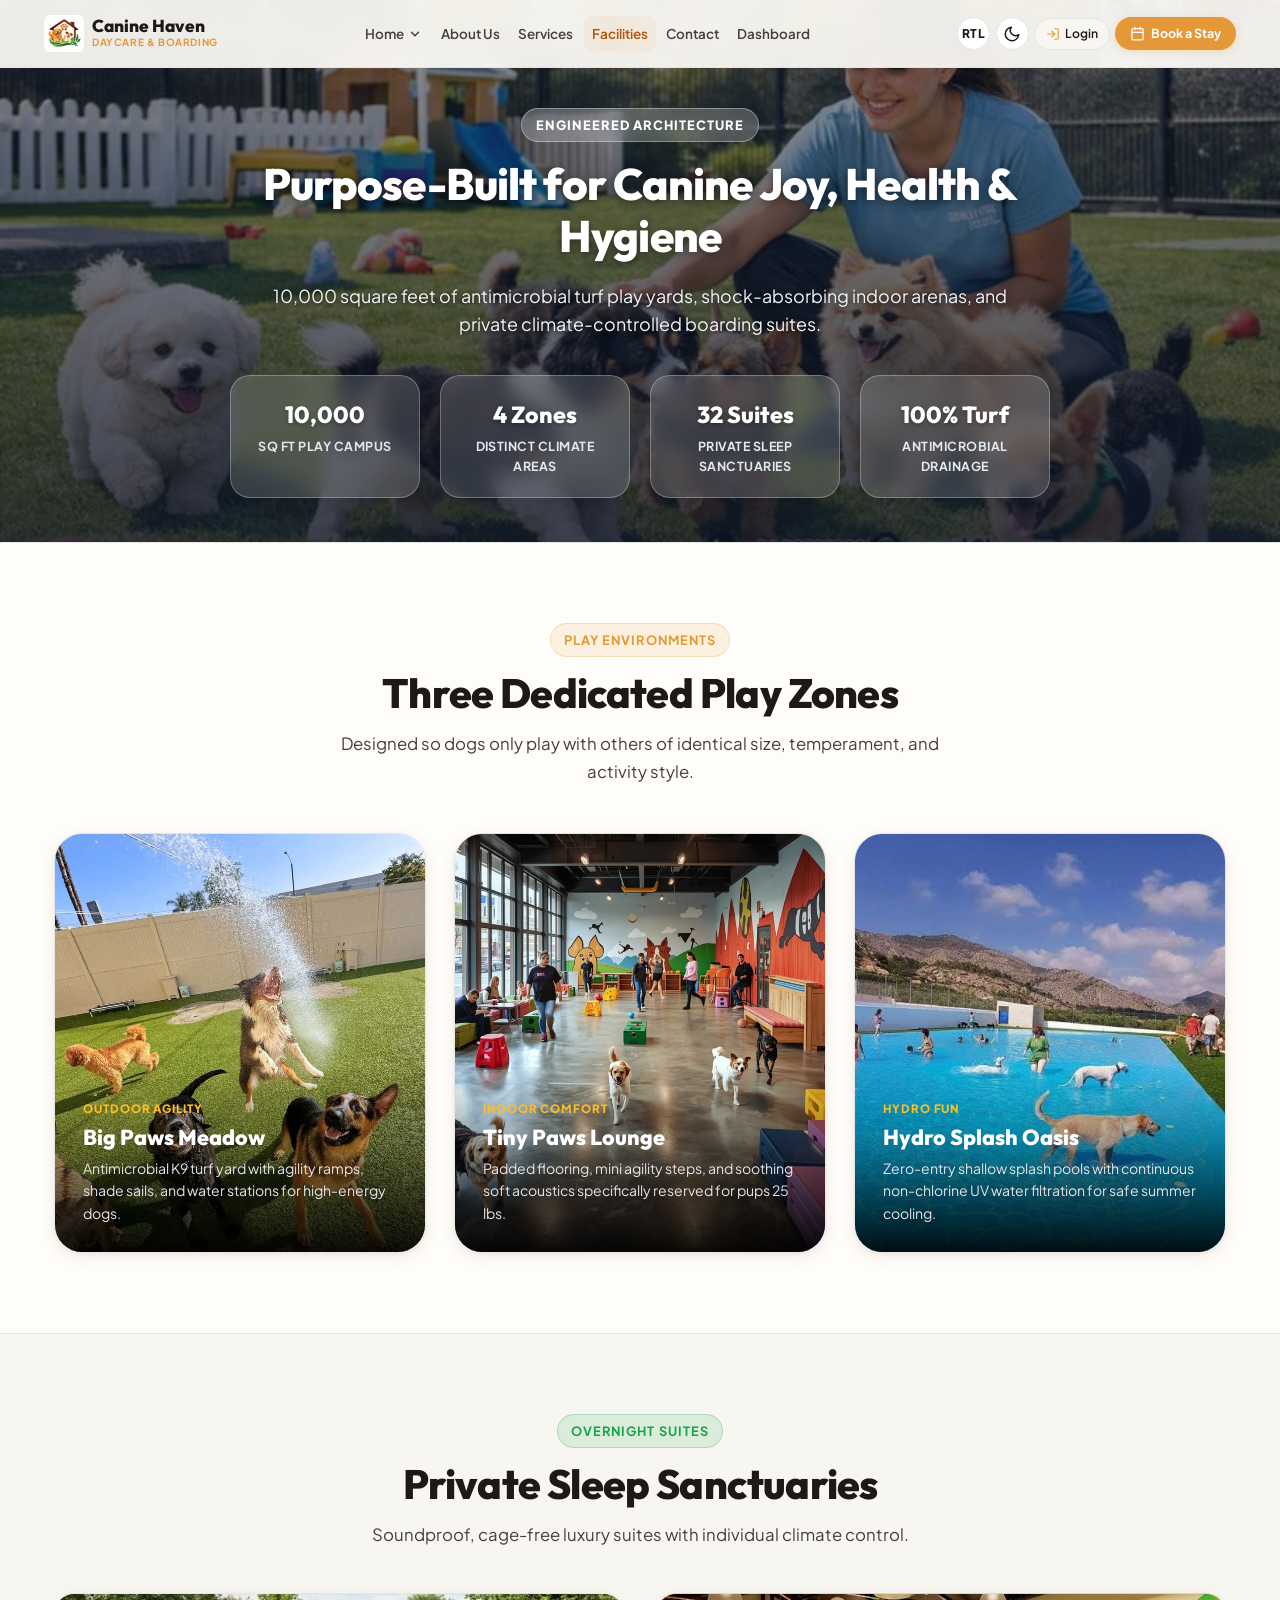
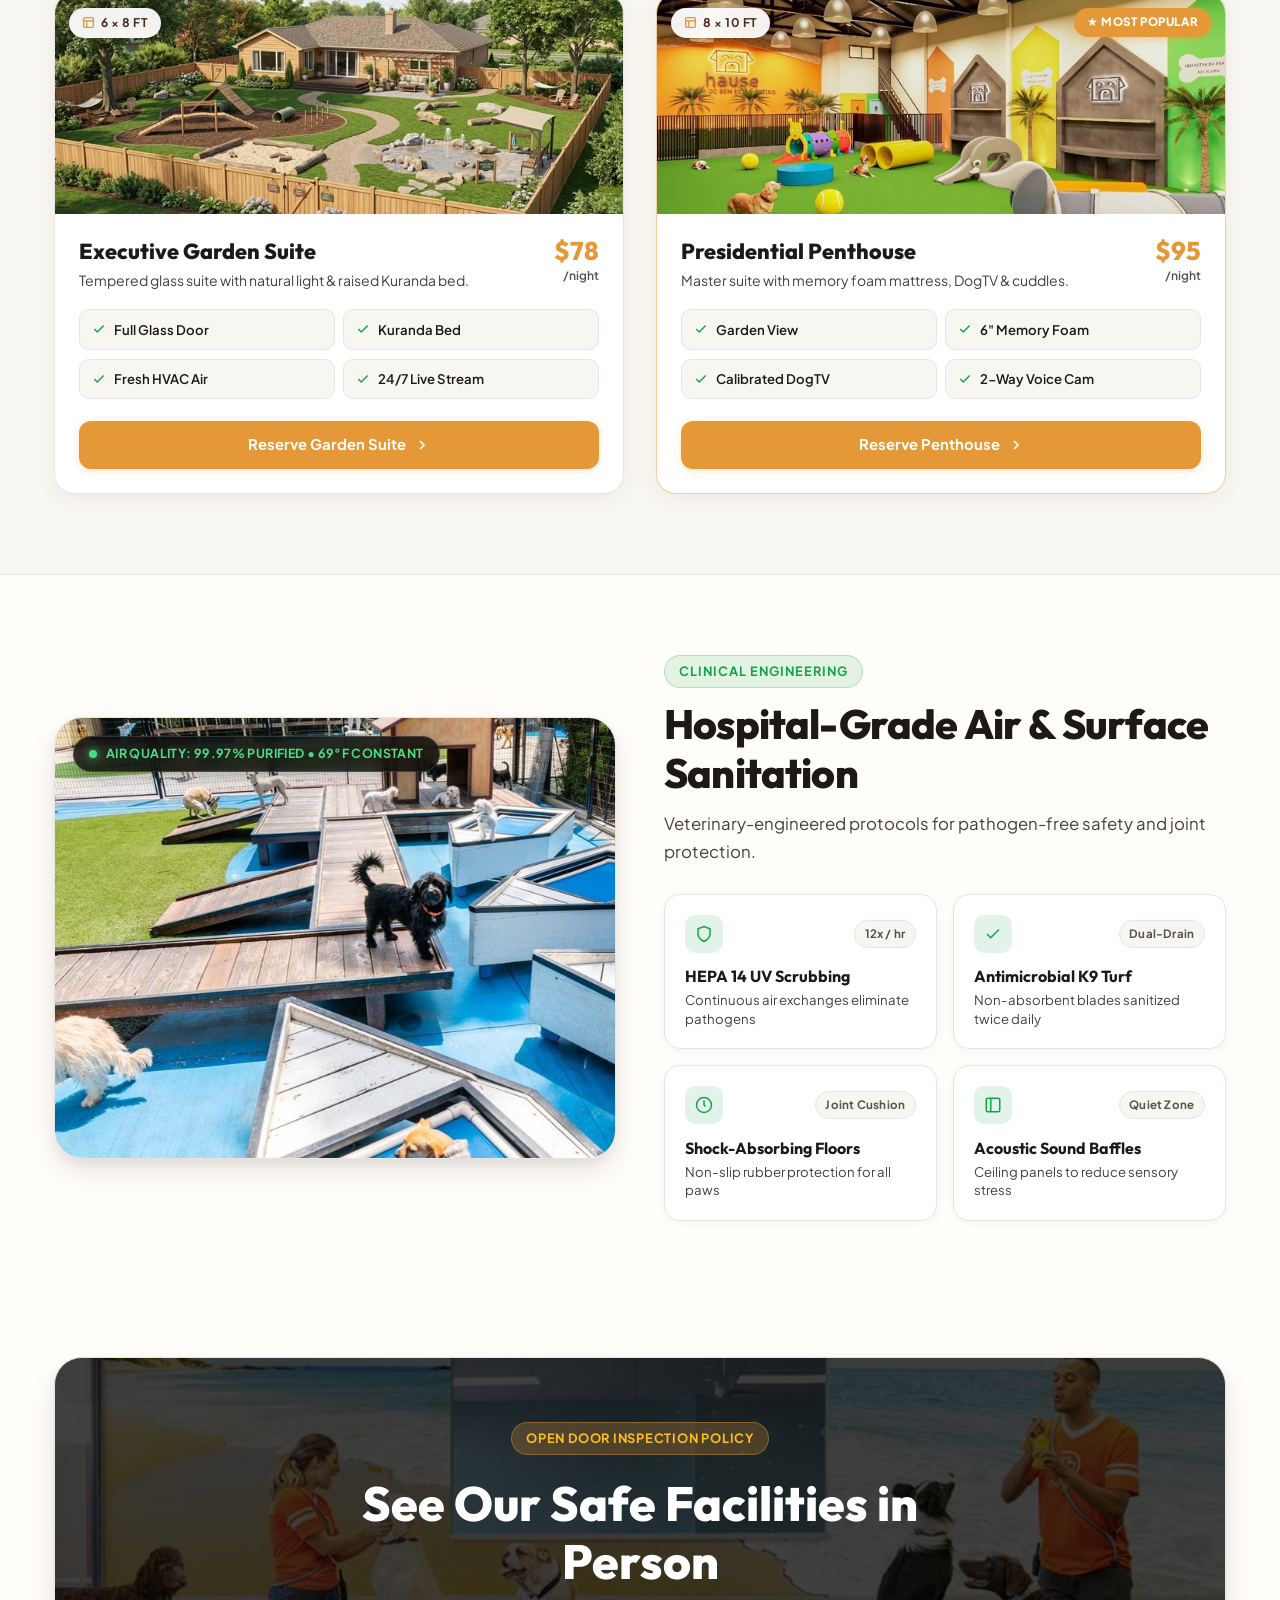
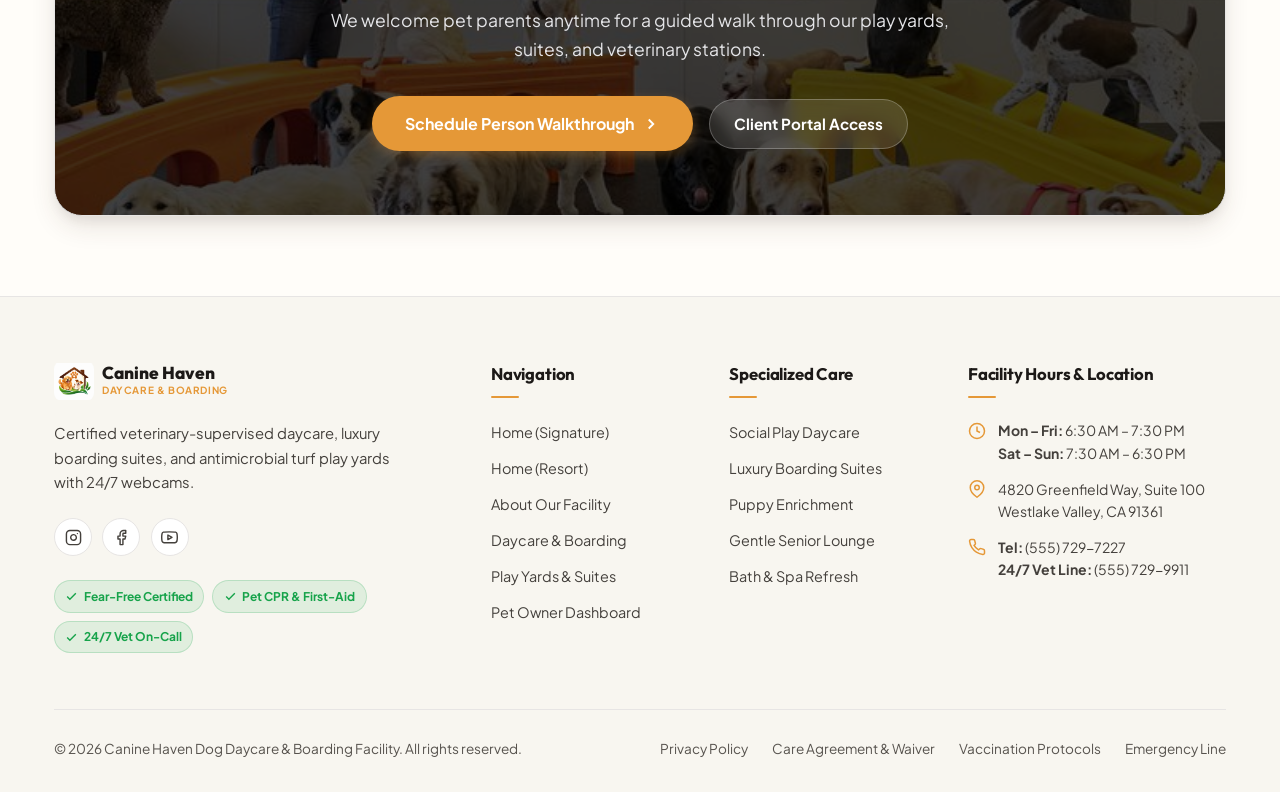
<file: facilities.html>
<!DOCTYPE html>
<html lang="en" dir="ltr">

<head>
  <meta charset="UTF-8">
  <meta name="viewport" content="width=device-width, initial-scale=1.0">
  <title>Our Facilities &amp; Suites | Canine Haven Dog Daycare &amp; Boarding</title>
  <meta name="description"
    content="Explore our 10,000 sq ft antimicrobial turf yards, climate-controlled indoor agility arenas, and private luxury boarding suites.">

  <!-- Favicon with Official Logo -->
  <link rel="icon" type="image/png" href="assets/images/logo/favicon.png">
  <link rel="apple-touch-icon" href="assets/images/logo/logo.png">

  <!-- Typography -->
  <link rel="preconnect" href="https://fonts.googleapis.com">
  <link rel="preconnect" href="https://fonts.gstatic.com" crossorigin>
  <link
    href="https://fonts.googleapis.com/css2?family=Outfit:wght@500;600;700;800&family=Plus+Jakarta+Sans:wght@400;500;600;700&display=swap"
    rel="stylesheet">

  <!-- Core External Stylesheets -->
  <link rel="stylesheet" href="assets/css/style.css">
  <link rel="stylesheet" href="assets/css/responsive.css">
</head>

<body>

  <!-- ======================================================================
       BRANDED PAGE LOADER
       ====================================================================== -->
  <div id="pageLoader" class="page-loader" aria-hidden="true">
    <div class="loader-inner">
      <div class="loader-logo-wrap">
        <img src="assets/images/logo/logo.png" alt="Canine Haven Brand Logo" class="loader-logo" width="90" height="90">
        <div class="loader-spinner"></div>
      </div>
      <h2 class="loader-title">Canine Haven</h2>
      <p class="loader-subtitle">Campus &amp; Facility Specs</p>
    </div>
  </div>

  <!-- ======================================================================
       FIXED SLIM HEADER (Compact, Single-Line, Desktop + Mobile)
       ====================================================================== -->
  <header id="siteHeader" class="site-header">
    <div class="container header-container">

      <!-- Logo + Brand Identity -->
      <a href="index.html" class="brand-identity" aria-label="Canine Haven Home">
        <img src="assets/images/logo/logo.png" alt="Canine Haven Logo" class="brand-logo-img" width="44" height="44">
        <div class="brand-text">
          <span class="brand-name">Canine Haven</span>
          <span class="brand-tagline">Daycare &amp; Boarding</span>
        </div>
      </a>

      <!-- Desktop Primary Navigation: Exactly 6 Items -->
      <nav class="primary-nav" aria-label="Main Navigation">
        <ul class="nav-list">

          <!-- Item 1: Home Dropdown (Click Only) -->
          <li class="nav-item-dropdown">
            <button id="homeDropdownTrigger" class="dropdown-trigger" type="button" aria-expanded="false"
              aria-haspopup="true" aria-controls="homeDropdownMenu">
              <span>Home</span>
              <svg class="dropdown-chevron" viewBox="0 0 24 24" fill="none" stroke="currentColor" stroke-linecap="round"
                stroke-linejoin="round">
                <polyline points="6 9 12 15 18 9"></polyline>
              </svg>
            </button>
            <div id="homeDropdownMenu" class="dropdown-menu" role="menu">
              <a href="index.html" class="dropdown-item" role="menuitem">
                <span>Home 1 (Signature)</span>
              </a>
              <a href="home-2.html" class="dropdown-item" role="menuitem">
                <span>Home 2 (Resort View)</span>
              </a>
            </div>
          </li>

          <!-- Item 2: About -->
          <li>
            <a href="about.html" class="nav-link">About Us</a>
          </li>

          <!-- Item 3: Services -->
          <li>
            <a href="services.html" class="nav-link">Services</a>
          </li>

          <!-- Item 4: Facilities (Active) -->
          <li>
            <a href="facilities.html" class="nav-link active" aria-current="page">Facilities</a>
          </li>

          <!-- Item 5: Contact -->
          <li>
            <a href="contact.html" class="nav-link">Contact</a>
          </li>

          <!-- Item 6: Dashboard -->
          <li>
            <a href="dashboard.html" class="nav-link">Dashboard</a>
          </li>

        </ul>
      </nav>

      <!-- Desktop Header Controls (RTL, Dark Mode #000000, Login Button) -->
      <div class="header-actions">

        <!-- RTL / LTR Toggle -->
        <button class="rtl-toggle-btn" type="button" aria-label="Toggle text direction">
          RTL
        </button>

        <!-- Dark Mode Toggle -->
        <button class="theme-toggle-btn" type="button" aria-label="Toggle dark mode" aria-pressed="false">
          <svg class="theme-icon icon-sun" viewBox="0 0 24 24" fill="none" stroke="currentColor" stroke-width="2"
            stroke-linecap="round" stroke-linejoin="round">
            <circle cx="12" cy="12" r="5"></circle>
            <line x1="12" y1="1" x2="12" y2="3"></line>
            <line x1="12" y1="21" x2="12" y2="23"></line>
            <line x1="4.22" y1="4.22" x2="5.64" y2="5.64"></line>
            <line x1="18.36" y1="18.36" x2="19.78" y2="19.78"></line>
            <line x1="1" y1="12" x2="3" y2="12"></line>
            <line x1="21" y1="12" x2="23" y2="12"></line>
            <line x1="4.22" y1="19.78" x2="5.64" y2="18.36"></line>
            <line x1="18.36" y1="5.64" x2="19.78" y2="4.22"></line>
          </svg>
          <svg class="theme-icon icon-moon" viewBox="0 0 24 24" fill="none" stroke="currentColor" stroke-width="2"
            stroke-linecap="round" stroke-linejoin="round">
            <path d="M21 12.79A9 9 0 1 1 11.21 3 7 7 0 0 0 21 12.79z"></path>
          </svg>
        </button>

        <!-- Compact Login Button -->
        <a href="login.html" class="btn-login" aria-label="Pet Owner Login">
          <svg viewBox="0 0 24 24" fill="none" stroke="currentColor" stroke-width="2" stroke-linecap="round"
            stroke-linejoin="round" aria-hidden="true">
            <path d="M15 3h4a2 2 0 0 1 2 2v14a2 2 0 0 1-2 2h-4"></path>
            <polyline points="10 17 15 12 10 7"></polyline>
            <line x1="15" y1="12" x2="3" y2="12"></line>
          </svg>
          <span>Login</span>
        </a>

        <!-- Header Primary CTA Button -->
        <a href="contact.html" class="btn-header-cta" aria-label="Book a Stay">
          <svg viewBox="0 0 24 24" fill="none" stroke="currentColor" stroke-width="2" stroke-linecap="round"
            stroke-linejoin="round" aria-hidden="true">
            <rect x="3" y="4" width="18" height="18" rx="2" ry="2"></rect>
            <line x1="16" y1="2" x2="16" y2="6"></line>
            <line x1="8" y1="2" x2="8" y2="6"></line>
            <line x1="3" y1="10" x2="21" y2="10"></line>
          </svg>
          <span>Book a Stay</span>
        </a>

        <!-- Mobile Menu Hamburger Button -->
        <button id="mobileMenuOpenBtn" class="mobile-menu-btn" type="button" aria-label="Open mobile navigation menu"
          aria-expanded="false" aria-controls="mobileDrawer">
          <span class="hamburger-line"></span>
        </button>

      </div>

    </div>
  </header>

  <!-- ======================================================================
       MOBILE MENU DRAWER & BACKDROP
       ====================================================================== -->
  <div id="mobileDrawerBackdrop" class="mobile-drawer-backdrop" aria-hidden="true"></div>

  <div id="mobileDrawer" class="mobile-drawer" role="dialog" aria-modal="true" aria-label="Mobile Navigation Menu">
    <div class="mobile-drawer-header">
      <div class="mobile-drawer-brand">
        <img src="assets/images/logo/logo.png" alt="Canine Haven Logo" class="brand-logo-img" width="36" height="36">
        <div class="brand-text">
          <span class="brand-name">Canine Haven</span>
          <span class="brand-tagline">Daycare &amp; Boarding</span>
        </div>
      </div>
      <button id="mobileDrawerCloseBtn" class="mobile-drawer-close" type="button" aria-label="Close navigation menu">
        <svg width="20" height="20" viewBox="0 0 24 24" fill="none" stroke="currentColor" stroke-width="2"
          stroke-linecap="round" stroke-linejoin="round">
          <line x1="18" y1="6" x2="6" y2="18"></line>
          <line x1="6" y1="6" x2="18" y2="18"></line>
        </svg>
      </button>
    </div>

    <div class="mobile-drawer-body">
      <ul class="mobile-nav-list">
        <li>
          <button id="mobileHomeAccordionBtn" class="mobile-accordion-header" type="button" aria-expanded="false">
            <span>Home</span>
            <svg class="mobile-accordion-chevron" viewBox="0 0 24 24" fill="none" stroke="currentColor"
              stroke-width="2.5" stroke-linecap="round" stroke-linejoin="round">
              <polyline points="6 9 12 15 18 9"></polyline>
            </svg>
          </button>
          <div id="mobileHomeAccordionContent" class="mobile-accordion-content">
            <a href="index.html" class="mobile-sub-link">Home 1 (Signature Facility)</a>
            <a href="home-2.html" class="mobile-sub-link">Home 2 (Resort Experience)</a>
          </div>
        </li>
        <li><a href="about.html" class="mobile-nav-link">About Us</a></li>
        <li><a href="services.html" class="mobile-nav-link">Services</a></li>
        <li><a href="facilities.html" class="mobile-nav-link active">Facilities</a></li>
        <li><a href="contact.html" class="mobile-nav-link">Contact</a></li>
        <li><a href="dashboard.html" class="mobile-nav-link">Dashboard</a></li>
      </ul>

      <div class="mobile-drawer-controls">
        <div class="mobile-control-row">
          <span class="mobile-control-label">Appearance</span>
          <button class="theme-toggle-btn" type="button" aria-label="Toggle dark mode">
            <svg class="theme-icon icon-sun" viewBox="0 0 24 24" fill="none" stroke="currentColor" stroke-width="2"
              stroke-linecap="round" stroke-linejoin="round">
              <circle cx="12" cy="12" r="5"></circle>
              <line x1="12" y1="1" x2="12" y2="3"></line>
              <line x1="12" y1="21" x2="12" y2="23"></line>
              <line x1="4.22" y1="4.22" x2="5.64" y2="5.64"></line>
              <line x1="18.36" y1="18.36" x2="19.78" y2="19.78"></line>
              <line x1="1" y1="12" x2="3" y2="12"></line>
              <line x1="21" y1="12" x2="23" y2="12"></line>
            </svg>
            <svg class="theme-icon icon-moon" viewBox="0 0 24 24" fill="none" stroke="currentColor" stroke-width="2"
              stroke-linecap="round" stroke-linejoin="round">
              <path d="M21 12.79A9 9 0 1 1 11.21 3 7 7 0 0 0 21 12.79z"></path>
            </svg>
          </button>
        </div>

        <div class="mobile-control-row">
          <span class="mobile-control-label">Text Direction</span>
          <button class="rtl-toggle-btn" type="button" aria-label="Toggle RTL mode">
            RTL
          </button>
        </div>

        <div class="mobile-drawer-actions">
          <a href="contact.html" class="mobile-btn-cta">
            <svg width="18" height="18" viewBox="0 0 24 24" fill="none" stroke="currentColor" stroke-width="2"
              stroke-linecap="round" stroke-linejoin="round" aria-hidden="true">
              <rect x="3" y="4" width="18" height="18" rx="2" ry="2"></rect>
              <line x1="16" y1="2" x2="16" y2="6"></line>
              <line x1="8" y1="2" x2="8" y2="6"></line>
              <line x1="3" y1="10" x2="21" y2="10"></line>
            </svg>
            <span>Book a Stay</span>
          </a>
          <a href="login.html" class="mobile-btn-login">
            <svg width="16" height="16" viewBox="0 0 24 24" fill="none" stroke="currentColor" stroke-width="2"
              stroke-linecap="round" stroke-linejoin="round" aria-hidden="true">
              <path d="M15 3h4a2 2 0 0 1 2 2v14a2 2 0 0 1-2 2h-4"></path>
              <polyline points="10 17 15 12 10 7"></polyline>
              <line x1="15" y1="12" x2="3" y2="12"></line>
            </svg>
            <span>Pet Owner Login</span>
          </a>
        </div>
      </div>
    </div>
  </div>

  <!-- ======================================================================
       MAIN CONTENT: EXACTLY 5 CONTENT SECTIONS (INNER PAGE 03: FACILITIES)
       ====================================================================== -->
  <main id="mainContent">

    <!-- ------------------------------------------------------------------
         SECTION 1: FACILITY HERO & FLOATING BLUEPRINT RIBBON
         ------------------------------------------------------------------ -->
    <section class="facility-hero-section page-hero-banner" aria-labelledby="facilityHeroTitle">
      <div class="page-hero-overlay"></div>
      <div class="container page-hero-container">

        <div class="facility-hero-header page-hero-content">
          <span class="section-tag green">Engineered Architecture</span>
          <h1 id="facilityHeroTitle" class="section-title">
            Purpose-Built for Canine Joy, Health &amp; Hygiene
          </h1>
          <p class="section-desc">
            10,000 square feet of antimicrobial turf play yards, shock-absorbing indoor arenas, and private
            climate-controlled boarding suites.
          </p>

          <!-- Floating 4-Spec Ribbon Over Background Image -->
          <div class="facility-spec-ribbon">
            <div class="spec-ribbon-item">
              <span class="spec-ribbon-val">10,000</span>
              <span class="spec-ribbon-lbl">Sq Ft Play Campus</span>
            </div>
            <div class="spec-ribbon-item">
              <span class="spec-ribbon-val">4 Zones</span>
              <span class="spec-ribbon-lbl">Distinct Climate Areas</span>
            </div>
            <div class="spec-ribbon-item">
              <span class="spec-ribbon-val">32 Suites</span>
              <span class="spec-ribbon-lbl">Private Sleep Sanctuaries</span>
            </div>
            <div class="spec-ribbon-item">
              <span class="spec-ribbon-val">100% Turf</span>
              <span class="spec-ribbon-lbl">Antimicrobial Drainage</span>
            </div>
          </div>
        </div>

      </div>
    </section>

    <!-- ------------------------------------------------------------------
         SECTION 2: PLAY ZONES 3-COLUMN VISUAL STRIP
         ------------------------------------------------------------------ -->
    <section class="zones-strip-section" aria-labelledby="zonesTitle">
      <div class="container">

        <div style="text-align: center;">
          <span class="section-tag">Play Environments</span>
          <h2 id="zonesTitle" class="section-title">Three Dedicated Play Zones</h2>
          <p class="section-desc" style="margin-left: auto; margin-right: auto;">
            Designed so dogs only play with others of identical size, temperament, and activity style.
          </p>
        </div>

        <div class="zones-grid">

          <!-- Zone 1 -->
          <div class="zone-strip-card">
            <img src="assets/images/facilities/p44.jpg" alt="Large dogs running on agility turf" width="380"
              height="420">
            <div class="zone-overlay">
              <span class="zone-tag">Outdoor Agility</span>
              <h3 class="zone-title">Big Paws Meadow</h3>
              <p class="zone-desc">Antimicrobial K9 turf yard with agility ramps, shade sails, and water stations for
                high-energy dogs.</p>
            </div>
          </div>

          <!-- Zone 2 -->
          <div class="zone-strip-card">
            <img src="assets/images/facilities/p45.jpg" alt="Small dogs resting comfortably in indoor lounge"
              width="380" height="420">
            <div class="zone-overlay">
              <span class="zone-tag">Indoor Comfort</span>
              <h3 class="zone-title">Tiny Paws Lounge</h3>
              <p class="zone-desc">Padded flooring, mini agility steps, and soothing soft acoustics specifically
                reserved for pups 25 lbs.</p>
            </div>
          </div>

          <!-- Zone 3 -->
          <div class="zone-strip-card">
            <img src="assets/images/facilities/p46.jpg" alt="Dog splashing in shallow water oasis" width="380"
              height="420">
            <div class="zone-overlay">
              <span class="zone-tag">Hydro Fun</span>
              <h3 class="zone-title">Hydro Splash Oasis</h3>
              <p class="zone-desc">Zero-entry shallow splash pools with continuous non-chlorine UV water filtration for
                safe summer cooling.</p>
            </div>
          </div>

        </div>

      </div>
    </section>

    <!-- ------------------------------------------------------------------
         SECTION 3: LUXURY BOARDING SUITE SPECS (Modern Minimalist Layout)
         ------------------------------------------------------------------ -->
    <section class="suites-section" aria-labelledby="suitesTitle">
      <div class="container">

        <div style="text-align: center; margin-bottom: 2.75rem;">
          <span class="section-tag green">Overnight Suites</span>
          <h2 id="suitesTitle" class="section-title">Private Sleep Sanctuaries</h2>
          <p class="section-desc" style="margin-left: auto; margin-right: auto; max-width: 600px;">
            Soundproof, cage-free luxury suites with individual climate control.
          </p>
        </div>

        <div class="care-tier-grid suite-modern-grid">

          <!-- Suite 1: Executive Garden Suite -->
          <div class="care-card suite-card">
            <div class="care-card-img-wrap suite-img-wrap">
              <img src="assets/images/facilities/p47.jpg" alt="Garden view dog boarding suite" class="care-card-img"
                width="560" height="240" loading="lazy">
              <span class="suite-dim-badge">
                <svg width="13" height="13" viewBox="0 0 24 24" fill="none" stroke="currentColor" stroke-width="2.5">
                  <rect x="3" y="3" width="18" height="18" rx="2" ry="2"></rect>
                  <line x1="3" y1="9" x2="21" y2="9"></line>
                  <line x1="9" y1="21" x2="9" y2="9"></line>
                </svg>
                6 &times; 8 FT
              </span>
            </div>

            <div class="suite-card-body">
              <div class="suite-header-row">
                <div>
                  <h3 class="suite-card-title">Executive Garden Suite</h3>
                  <p class="suite-card-summary">Tempered glass suite with natural light &amp; raised Kuranda bed.</p>
                </div>
                <div class="suite-price-block">
                  <span class="suite-price-val">$78</span>
                  <span class="suite-price-sub">/night</span>
                </div>
              </div>

              <!-- Compact 2x2 Feature Chips -->
              <div class="suite-chips-grid">
                <div class="suite-chip">
                  <svg viewBox="0 0 24 24" fill="none" stroke="currentColor" stroke-width="2.5">
                    <polyline points="20 6 9 17 4 12"></polyline>
                  </svg>
                  <span>Full Glass Door</span>
                </div>
                <div class="suite-chip">
                  <svg viewBox="0 0 24 24" fill="none" stroke="currentColor" stroke-width="2.5">
                    <polyline points="20 6 9 17 4 12"></polyline>
                  </svg>
                  <span>Kuranda Bed</span>
                </div>
                <div class="suite-chip">
                  <svg viewBox="0 0 24 24" fill="none" stroke="currentColor" stroke-width="2.5">
                    <polyline points="20 6 9 17 4 12"></polyline>
                  </svg>
                  <span>Fresh HVAC Air</span>
                </div>
                <div class="suite-chip">
                  <svg viewBox="0 0 24 24" fill="none" stroke="currentColor" stroke-width="2.5">
                    <polyline points="20 6 9 17 4 12"></polyline>
                  </svg>
                  <span>24/7 Live Stream</span>
                </div>
              </div>

              <div class="suite-card-action">
                <a href="dashboard.html" class="suite-btn-reserve">
                  <span>Reserve Garden Suite</span>
                  <svg width="16" height="16" viewBox="0 0 24 24" fill="none" stroke="currentColor" stroke-width="2.5">
                    <polyline points="9 18 15 12 9 6"></polyline>
                  </svg>
                </a>
              </div>
            </div>
          </div>

          <!-- Suite 2: Presidential Penthouse -->
          <div class="care-card suite-card suite-featured">
            <div class="care-card-img-wrap suite-img-wrap">
              <img src="assets/images/facilities/p48.jpg" alt="Presidential penthouse luxury dog suite"
                class="care-card-img" width="560" height="240" loading="lazy">
              <span class="suite-dim-badge">
                <svg width="13" height="13" viewBox="0 0 24 24" fill="none" stroke="currentColor" stroke-width="2.5">
                  <rect x="3" y="3" width="18" height="18" rx="2" ry="2"></rect>
                  <line x1="3" y1="9" x2="21" y2="9"></line>
                  <line x1="9" y1="21" x2="9" y2="9"></line>
                </svg>
                8 &times; 10 FT
              </span>
              <span class="suite-vip-pill">&starf; Most Popular</span>
            </div>

            <div class="suite-card-body">
              <div class="suite-header-row">
                <div>
                  <h3 class="suite-card-title">Presidential Penthouse</h3>
                  <p class="suite-card-summary">Master suite with memory foam mattress, DogTV &amp; cuddles.</p>
                </div>
                <div class="suite-price-block">
                  <span class="suite-price-val">$95</span>
                  <span class="suite-price-sub">/night</span>
                </div>
              </div>

              <!-- Compact 2x2 Feature Chips -->
              <div class="suite-chips-grid">
                <div class="suite-chip">
                  <svg viewBox="0 0 24 24" fill="none" stroke="currentColor" stroke-width="2.5">
                    <polyline points="20 6 9 17 4 12"></polyline>
                  </svg>
                  <span>Garden View</span>
                </div>
                <div class="suite-chip">
                  <svg viewBox="0 0 24 24" fill="none" stroke="currentColor" stroke-width="2.5">
                    <polyline points="20 6 9 17 4 12"></polyline>
                  </svg>
                  <span>6" Memory Foam</span>
                </div>
                <div class="suite-chip">
                  <svg viewBox="0 0 24 24" fill="none" stroke="currentColor" stroke-width="2.5">
                    <polyline points="20 6 9 17 4 12"></polyline>
                  </svg>
                  <span>Calibrated DogTV</span>
                </div>
                <div class="suite-chip">
                  <svg viewBox="0 0 24 24" fill="none" stroke="currentColor" stroke-width="2.5">
                    <polyline points="20 6 9 17 4 12"></polyline>
                  </svg>
                  <span>2-Way Voice Cam</span>
                </div>
              </div>

              <div class="suite-card-action">
                <a href="dashboard.html" class="suite-btn-reserve">
                  <span>Reserve Penthouse</span>
                  <svg width="16" height="16" viewBox="0 0 24 24" fill="none" stroke="currentColor" stroke-width="2.5">
                    <polyline points="9 18 15 12 9 6"></polyline>
                  </svg>
                </a>
              </div>
            </div>
          </div>

        </div>

      </div>
    </section>

    <!-- ------------------------------------------------------------------
         SECTION 4: BIOSECURITY, HVAC & AIR PURITY (Modern 2x2 Bento Layout)
         ------------------------------------------------------------------ -->
    <section class="biosecurity-section" aria-labelledby="biosecurityTitle">
      <div class="container">

        <div class="biosecurity-grid">

          <!-- Visual with Live Telemetry Badge -->
          <div class="biosecurity-visual-card">
            <img src="assets/images/facilities/p49.jpg" alt="Clinical clean facility room with air scrubbers"
              class="biosecurity-visual-img" width="560" height="440" loading="lazy">
            <div class="telemetry-badge-float">
              <span class="telemetry-pulse-dot"></span>
              <span>AIR QUALITY: 99.97% PURIFIED &bull; 69&deg;F CONSTANT</span>
            </div>
          </div>

          <!-- Specifications (Minimal Text + 2x2 Bento Cards) -->
          <div>
            <span class="section-tag green">Clinical Engineering</span>
            <h2 id="biosecurityTitle" class="section-title">Hospital-Grade Air &amp; Surface Sanitation</h2>
            <p class="section-desc" style="margin-bottom: 0;">
              Veterinary-engineered protocols for pathogen-free safety and joint protection.
            </p>

            <div class="bio-cards-grid">

              <!-- Card 1 -->
              <div class="bio-card">
                <div class="bio-card-header">
                  <div class="bio-icon-badge">
                    <svg viewBox="0 0 24 24" fill="none" stroke="currentColor" stroke-width="2">
                      <path d="M12 22s8-4 8-10V5l-8-3-8 3v7c0 6 8 10 8 10z"></path>
                    </svg>
                  </div>
                  <span class="bio-stat-tag">12x / hr</span>
                </div>
                <h4 class="bio-card-title">HEPA 14 UV Scrubbing</h4>
                <p class="bio-card-desc">Continuous air exchanges eliminate pathogens</p>
              </div>

              <!-- Card 2 -->
              <div class="bio-card">
                <div class="bio-card-header">
                  <div class="bio-icon-badge">
                    <svg viewBox="0 0 24 24" fill="none" stroke="currentColor" stroke-width="2">
                      <polyline points="20 6 9 17 4 12"></polyline>
                    </svg>
                  </div>
                  <span class="bio-stat-tag">Dual-Drain</span>
                </div>
                <h4 class="bio-card-title">Antimicrobial K9 Turf</h4>
                <p class="bio-card-desc">Non-absorbent blades sanitized twice daily</p>
              </div>

              <!-- Card 3 -->
              <div class="bio-card">
                <div class="bio-card-header">
                  <div class="bio-icon-badge">
                    <svg viewBox="0 0 24 24" fill="none" stroke="currentColor" stroke-width="2">
                      <circle cx="12" cy="12" r="10"></circle>
                      <polyline points="12 6 12 12 14 14"></polyline>
                    </svg>
                  </div>
                  <span class="bio-stat-tag">Joint Cushion</span>
                </div>
                <h4 class="bio-card-title">Shock-Absorbing Floors</h4>
                <p class="bio-card-desc">Non-slip rubber protection for all paws</p>
              </div>

              <!-- Card 4 -->
              <div class="bio-card">
                <div class="bio-card-header">
                  <div class="bio-icon-badge">
                    <svg viewBox="0 0 24 24" fill="none" stroke="currentColor" stroke-width="2">
                      <rect x="3" y="3" width="18" height="18" rx="2" ry="2"></rect>
                      <line x1="9" y1="3" x2="9" y2="21"></line>
                    </svg>
                  </div>
                  <span class="bio-stat-tag">Quiet Zone</span>
                </div>
                <h4 class="bio-card-title">Acoustic Sound Baffles</h4>
                <p class="bio-card-desc">Ceiling panels to reduce sensory stress</p>
              </div>

            </div>
          </div>

        </div>

      </div>
    </section>

    <!-- ------------------------------------------------------------------
         SECTION 5: FACILITY TOUR CTA ("last section cta")
         ------------------------------------------------------------------ -->
    <section class="facility-cta-section" aria-labelledby="facilityCtaTitle">
      <div class="container">

        <div class="cta-box">
          <img src="assets/images/facilities/p50.jpg" alt="Pet parent touring clean facility with happy dog"
            class="cta-bg-img" width="1200" height="400">

          <div class="cta-content-inner">
            <span class="cta-badge">Open Door Inspection Policy</span>
            <h2 id="facilityCtaTitle" class="cta-headline">
              See Our Safe Facilities in Person
            </h2>
            <p class="cta-desc">
              We welcome pet parents anytime for a guided walk through our play yards, suites, and veterinary stations.
            </p>
            <div class="cta-btn-group">
              <a href="contact.html" class="btn-primary">
                <span>Schedule Person Walkthrough</span>
                <svg width="18" height="18" viewBox="0 0 24 24" fill="none" stroke="currentColor" stroke-width="2.5">
                  <polyline points="9 18 15 12 9 6"></polyline>
                </svg>
              </a>
              <a href="dashboard.html" class="btn-secondary">
                <span>Client Portal Access</span>
              </a>
            </div>
          </div>
        </div>

      </div>
    </section>

  </main>

  <!-- ======================================================================
       SCROLL TO TOP BUTTON
       ====================================================================== -->
  <button id="scrollToTopBtn" class="scroll-to-top" type="button" aria-label="Scroll back to top of page">
    <svg viewBox="0 0 24 24" fill="none" stroke="currentColor" stroke-width="2.5" stroke-linecap="round"
      stroke-linejoin="round">
      <polyline points="18 15 12 9 6 15"></polyline>
    </svg>
  </button>

  <!-- ======================================================================
       SHARED FOOTER (Accreditation-Verified & Comprehensive)
       ====================================================================== -->
  <footer class="site-footer">
    <div class="container">

      <!-- Top Grid -->
      <div class="footer-top">

        <!-- Col 1: Brand & Bio -->
        <div class="footer-brand-col">
          <div class="brand-identity">
            <img src="assets/images/logo/logo.png" alt="Canine Haven Brand Logo" class="brand-logo-img" width="44"
              height="44">
            <div class="brand-text">
              <span class="brand-name">Canine Haven</span>
              <span class="brand-tagline">Daycare &amp; Boarding</span>
            </div>
          </div>
          <p class="footer-brand-desc">
            Certified veterinary-supervised daycare, luxury boarding suites, and antimicrobial turf play yards with 24/7
            webcams.
          </p>
          <div class="footer-social-links" aria-label="Social Media Links">
            <a href="https://instagram.com" class="footer-social-btn" aria-label="Follow Canine Haven on Instagram" target="_blank" rel="noopener">
              <svg viewBox="0 0 24 24" fill="none" stroke="currentColor" stroke-width="2" stroke-linecap="round" stroke-linejoin="round" aria-hidden="true">
                <rect x="2" y="2" width="20" height="20" rx="5" ry="5"></rect>
                <path d="M16 11.37A4 4 0 1 1 12.63 8 4 4 0 0 1 16 11.37z"></path>
                <line x1="17.5" y1="6.5" x2="17.51" y2="6.5"></line>
              </svg>
            </a>
            <a href="https://facebook.com" class="footer-social-btn" aria-label="Follow Canine Haven on Facebook" target="_blank" rel="noopener">
              <svg viewBox="0 0 24 24" fill="none" stroke="currentColor" stroke-width="2" stroke-linecap="round" stroke-linejoin="round" aria-hidden="true">
                <path d="M18 2h-3a5 5 0 0 0-5 5v3H7v4h3v8h4v-8h3l1-4h-4V7a1 1 0 0 1 1-1h3z"></path>
              </svg>
            </a>
            <a href="https://youtube.com" class="footer-social-btn" aria-label="Watch Canine Haven on YouTube" target="_blank" rel="noopener">
              <svg viewBox="0 0 24 24" fill="none" stroke="currentColor" stroke-width="2" stroke-linecap="round" stroke-linejoin="round" aria-hidden="true">
                <path d="M22.54 6.42a2.78 2.78 0 0 0-1.94-2C18.88 4 12 4 12 4s-6.88 0-8.6.46a2.78 2.78 0 0 0-1.94 2A29 29 0 0 0 1 11.75a29 29 0 0 0 .46 5.33A2.78 2.78 0 0 0 3.4 19c1.72.46 8.6.46 8.6.46s6.88 0 8.6-.46a2.78 2.78 0 0 0 1.94-2 29 29 0 0 0 .46-5.25 29 29 0 0 0-.46-5.33z"></path>
                <polygon points="9.75 15.02 15.5 11.75 9.75 8.48 9.75 15.02"></polygon>
              </svg>
            </a>
          </div>
          <div class="footer-accreditations">
            <span class="accred-badge">
              <svg viewBox="0 0 24 24" fill="none" stroke="currentColor" stroke-width="2.5">
                <polyline points="20 6 9 17 4 12"></polyline>
              </svg>
              Fear-Free Certified
            </span>
            <span class="accred-badge">
              <svg viewBox="0 0 24 24" fill="none" stroke="currentColor" stroke-width="2.5">
                <polyline points="20 6 9 17 4 12"></polyline>
              </svg>
              Pet CPR &amp; First-Aid
            </span>
            <span class="accred-badge">
              <svg viewBox="0 0 24 24" fill="none" stroke="currentColor" stroke-width="2.5">
                <polyline points="20 6 9 17 4 12"></polyline>
              </svg>
              24/7 Vet On-Call
            </span>
          </div>
        </div>

        <!-- Col 2: Navigation -->
        <div>
          <h2 class="footer-col-title">Navigation</h2>
          <ul class="footer-links">
            <li><a href="index.html" class="footer-link">Home (Signature)</a></li>
            <li><a href="home-2.html" class="footer-link">Home (Resort)</a></li>
            <li><a href="about.html" class="footer-link">About Our Facility</a></li>
            <li><a href="services.html" class="footer-link">Daycare &amp; Boarding</a></li>
            <li><a href="facilities.html" class="footer-link">Play Yards &amp; Suites</a></li>
            <li><a href="dashboard.html" class="footer-link">Pet Owner Dashboard</a></li>
          </ul>
        </div>

        <!-- Col 3: Specialized Care -->
        <div>
          <h2 class="footer-col-title">Specialized Care</h2>
          <ul class="footer-links">
            <li><a href="services.html#daycare" class="footer-link">Social Play Daycare</a></li>
            <li><a href="services.html#boarding" class="footer-link">Luxury Boarding Suites</a></li>
            <li><a href="services.html#puppy" class="footer-link">Puppy Enrichment</a></li>
            <li><a href="services.html#senior" class="footer-link">Gentle Senior Lounge</a></li>
            <li><a href="services.html#spa" class="footer-link">Bath &amp; Spa Refresh</a></li>
          </ul>
        </div>

        <!-- Col 4: Facility Hours & Contact -->
        <div>
          <h2 class="footer-col-title">Facility Hours &amp; Location</h2>
          <div class="footer-contact-list">
            <div class="footer-contact-item">
              <svg viewBox="0 0 24 24" fill="none" stroke="currentColor" stroke-width="2">
                <circle cx="12" cy="12" r="10"></circle>
                <polyline points="12 6 12 12 16 14"></polyline>
              </svg>
              <div>
                <strong>Mon – Fri:</strong> 6:30 AM – 7:30 PM<br>
                <strong>Sat – Sun:</strong> 7:30 AM – 6:30 PM
              </div>
            </div>
            <div class="footer-contact-item">
              <svg viewBox="0 0 24 24" fill="none" stroke="currentColor" stroke-width="2">
                <path d="M21 10c0 7-9 13-9 13s-9-6-9-13a9 9 0 0 1 18 0z"></path>
                <circle cx="12" cy="10" r="3"></circle>
              </svg>
              <div>
                4820 Greenfield Way, Suite 100<br>
                Westlake Valley, CA 91361
              </div>
            </div>
            <div class="footer-contact-item">
              <svg viewBox="0 0 24 24" fill="none" stroke="currentColor" stroke-width="2">
                <path
                  d="M22 16.92v3a2 2 0 0 1-2.18 2 19.79 19.79 0 0 1-8.63-3.07 19.5 19.5 0 0 1-6-6 19.79 19.79 0 0 1-3.07-8.67A2 2 0 0 1 4.11 2h3a2 2 0 0 1 2 1.72 12.84 12.84 0 0 0 .7 2.81 2 2 0 0 1-.45 2.11L8.09 9.91a16 16 0 0 0 6 6l1.27-1.27a2 2 0 0 1 2.11-.45 12.84 12.84 0 0 0 2.81.7A2 2 0 0 1 22 16.92z">
                </path>
              </svg>
              <div>
                <strong>Tel:</strong> (555) 729-7227<br>
                <strong>24/7 Vet Line:</strong> (555) 729-9911
              </div>
            </div>
          </div>
        </div>

      </div>

      <!-- Bottom Bar -->
      <div class="footer-bottom">
        <div class="footer-copyright">
          &copy; 2026 Canine Haven Dog Daycare &amp; Boarding Facility. All rights reserved.
        </div>
        <div class="footer-legal-links">
          <a href="#privacy">Privacy Policy</a>
          <a href="#terms">Care Agreement &amp; Waiver</a>
          <a href="#vaccinations">Vaccination Protocols</a>
          <a href="contact.html">Emergency Line</a>
        </div>
      </div>

    </div>
  </footer>

  <!-- ======================================================================
       SHARED JAVASCRIPT (Strictly External)
       ====================================================================== -->
  <script src="assets/js/main.js"></script>

</body>

</html>
</file>
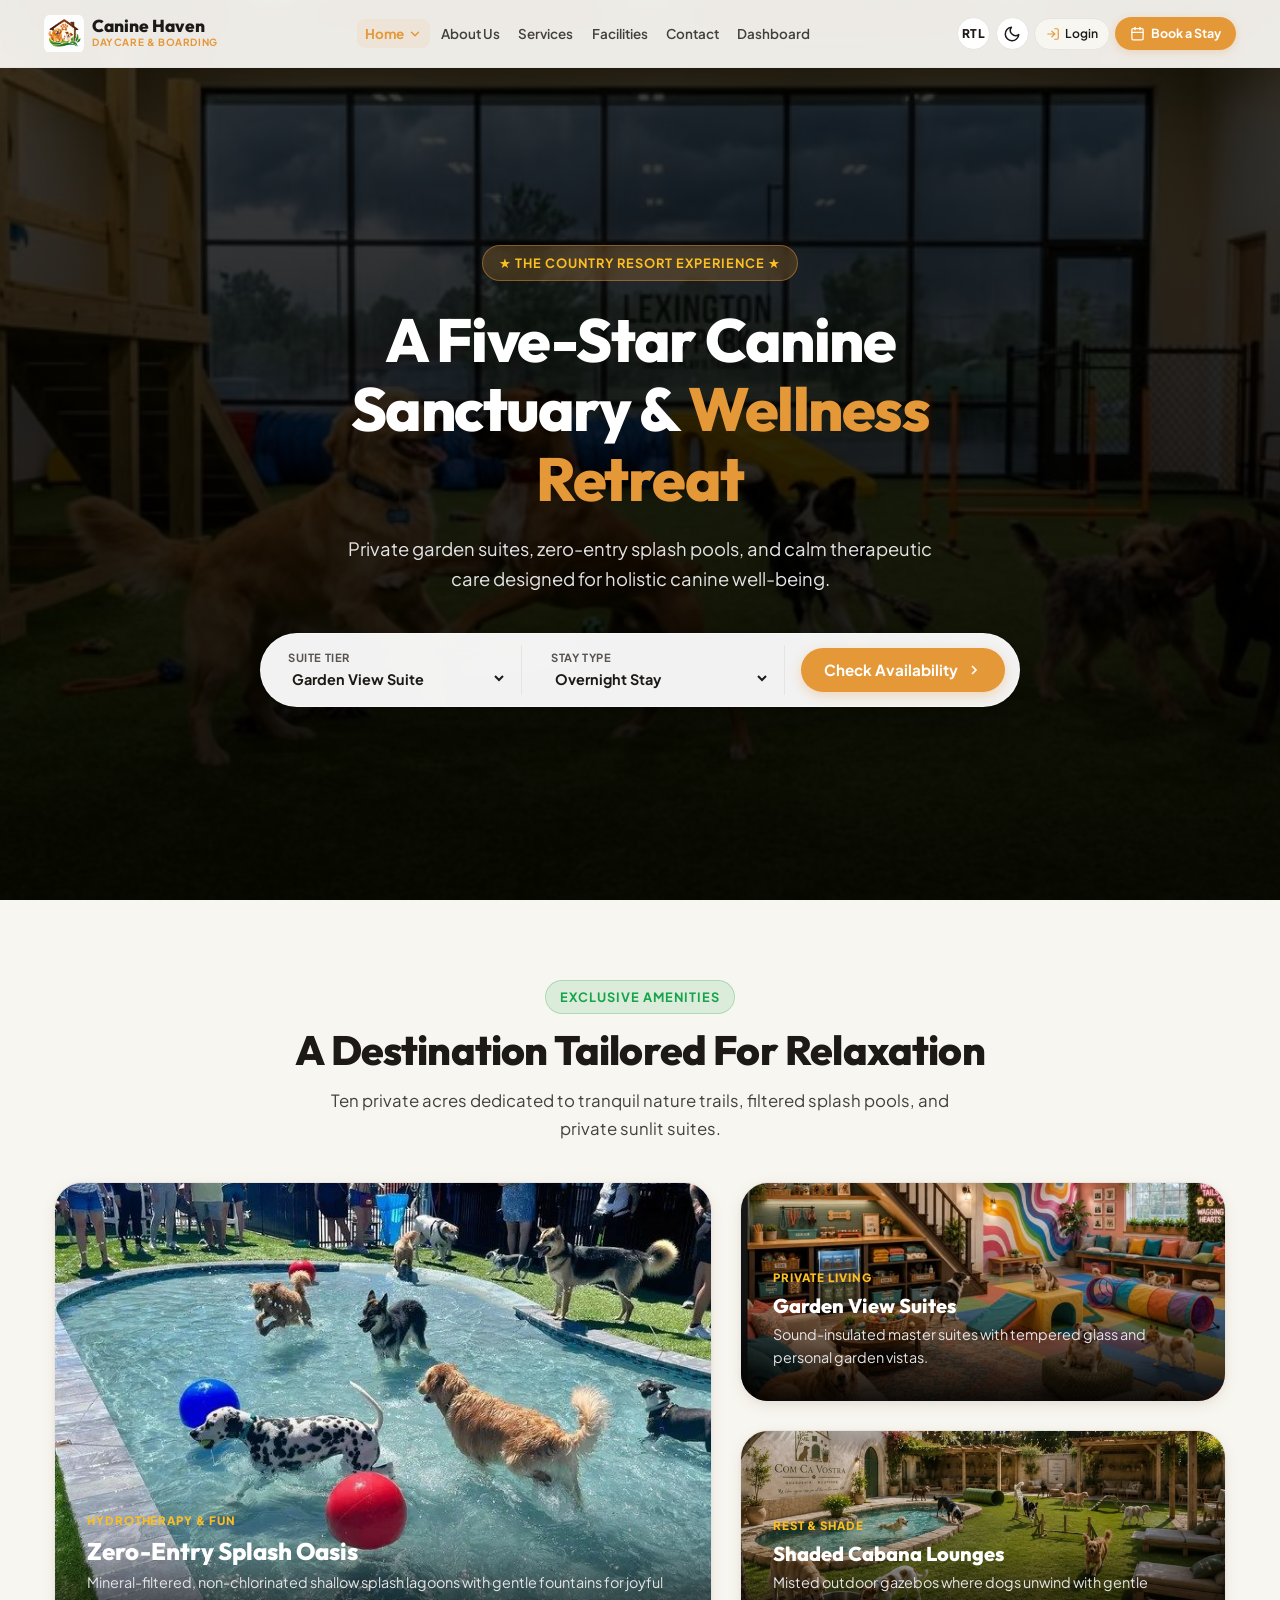
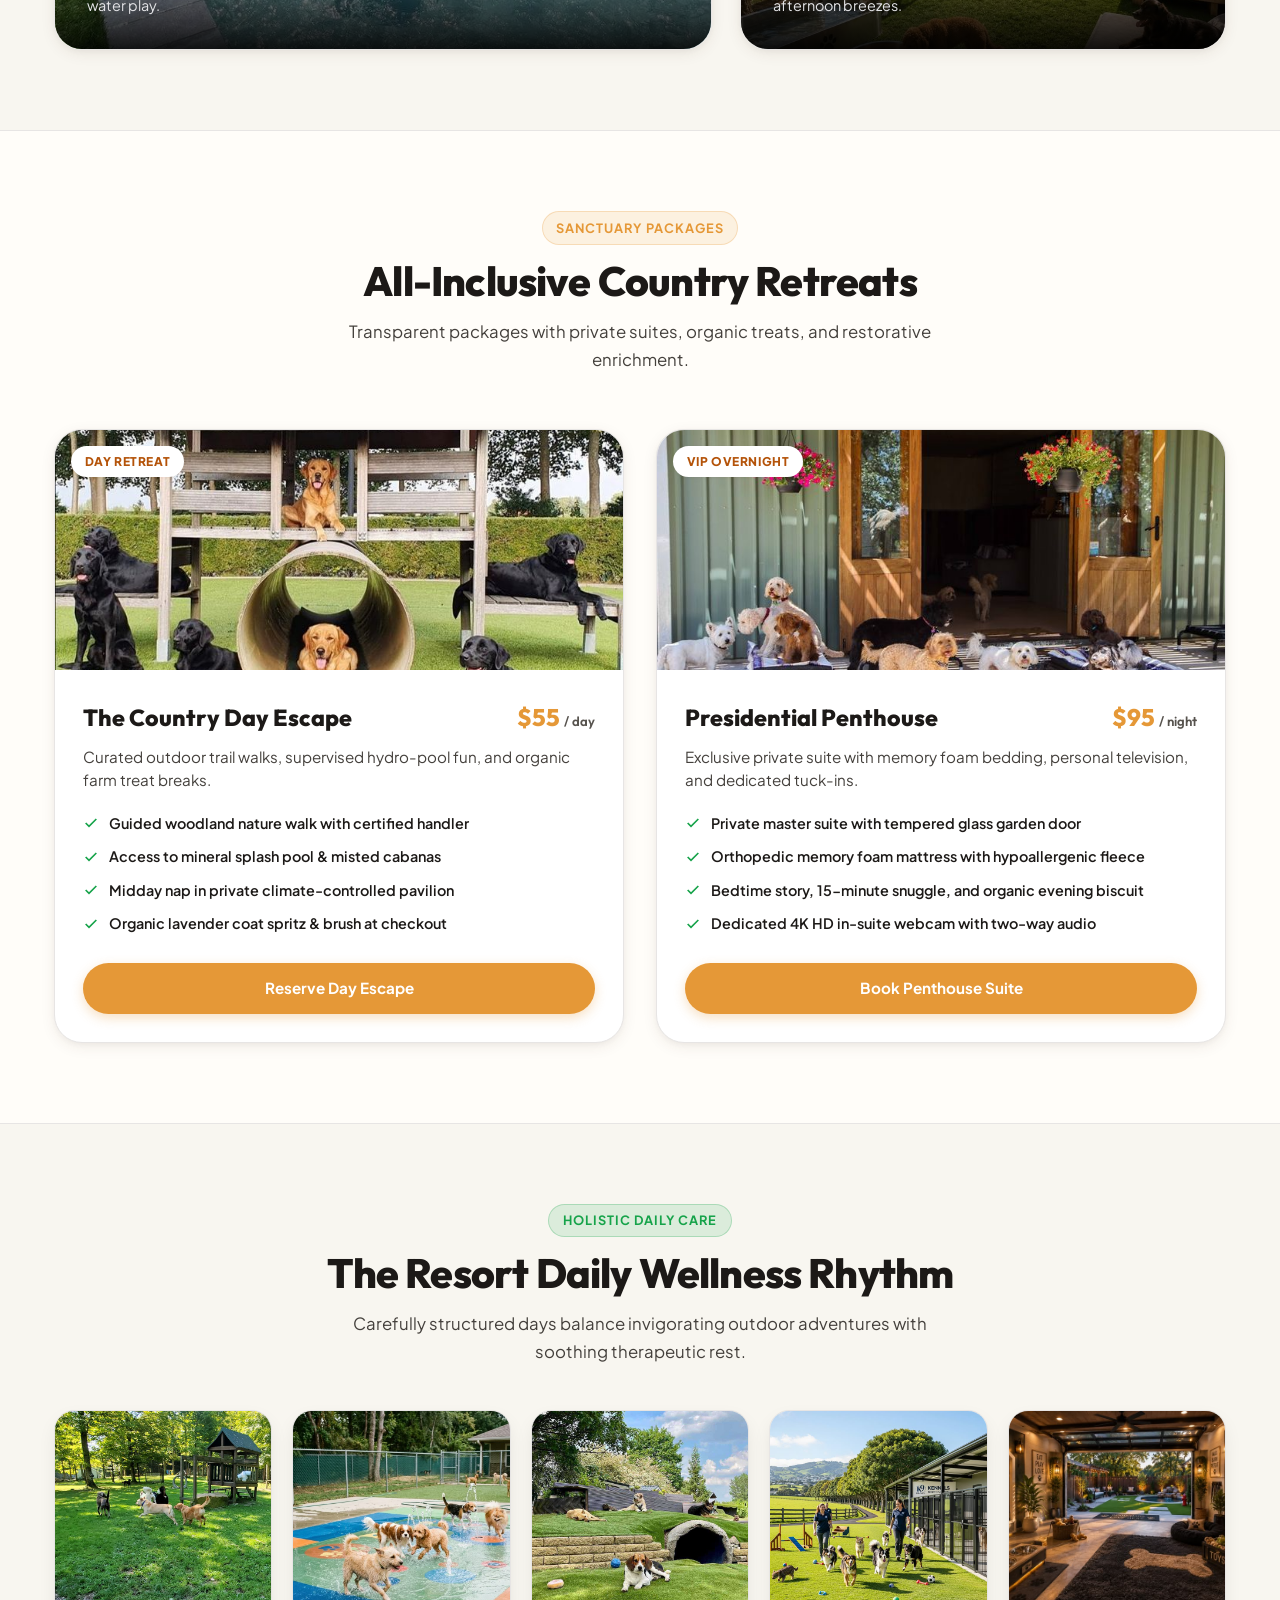
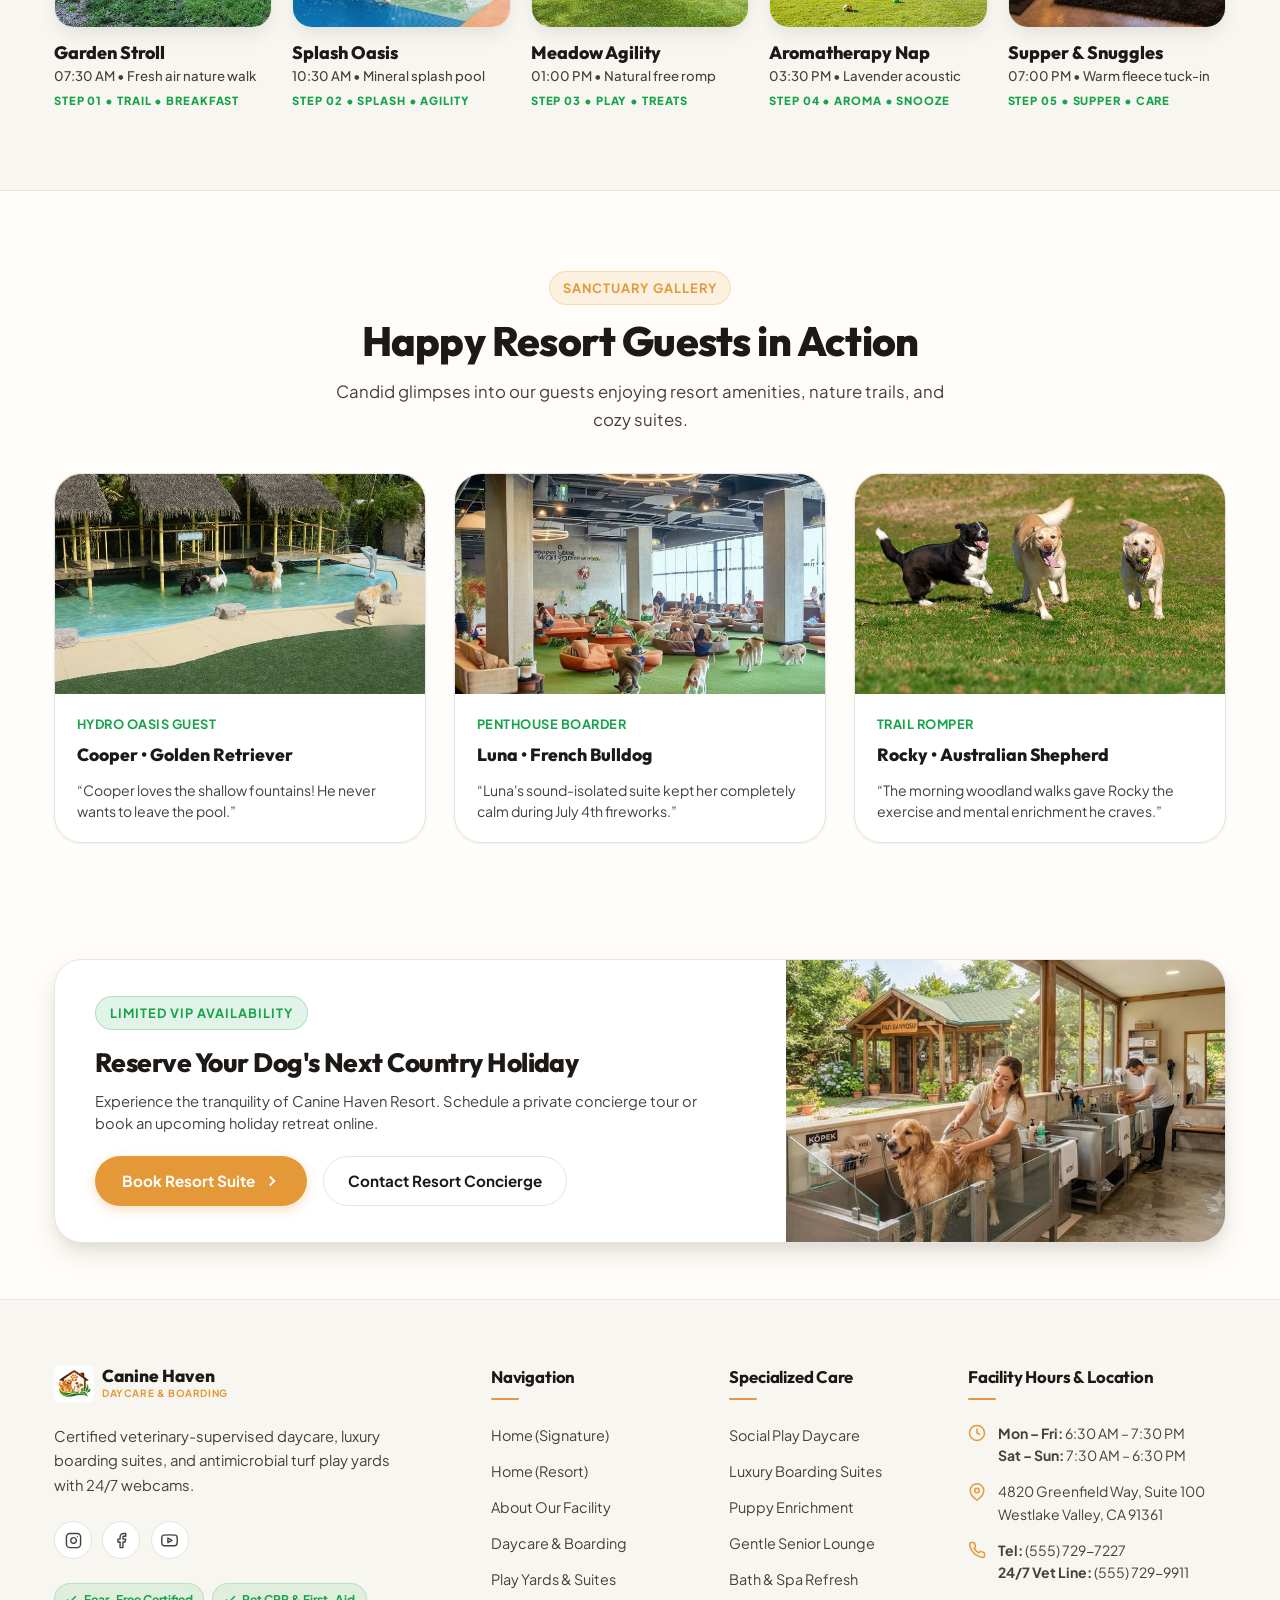
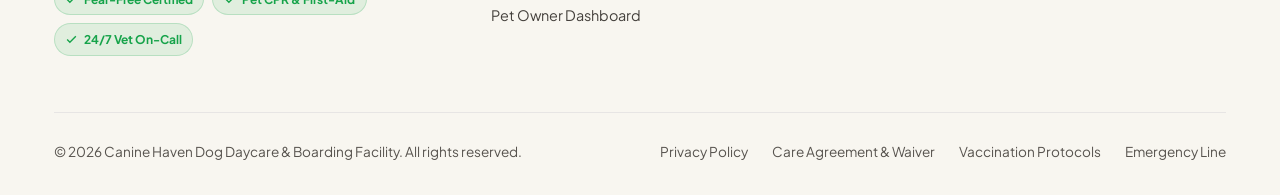
<file: home-2.html>
<!DOCTYPE html>
<html lang="en" dir="ltr">

<head>
  <meta charset="UTF-8">
  <meta name="viewport" content="width=device-width, initial-scale=1.0">
  <title>Canine Haven Resort | Luxury Country Retreat &amp; Canine Sanctuary</title>
  <meta name="description"
    content="Five-star canine country resort, private garden suites, canine hydro splash oasis, and personalized restorative wellness care.">

  <!-- Favicon with Official Logo -->
  <link rel="icon" type="image/png" href="assets/images/logo/favicon.png">
  <link rel="apple-touch-icon" href="assets/images/logo/logo.png">

  <!-- Typography -->
  <link rel="preconnect" href="https://fonts.googleapis.com">
  <link rel="preconnect" href="https://fonts.gstatic.com" crossorigin>
  <link
    href="https://fonts.googleapis.com/css2?family=Outfit:wght@500;600;700;800&family=Plus+Jakarta+Sans:wght@400;500;600;700&display=swap"
    rel="stylesheet">

  <!-- Core External Stylesheets -->
  <link rel="stylesheet" href="assets/css/style.css">
  <link rel="stylesheet" href="assets/css/responsive.css">
</head>

<body>

  <!-- ======================================================================
       BRANDED PAGE LOADER
       ====================================================================== -->
  <div id="pageLoader" class="page-loader" aria-hidden="true">
    <div class="loader-inner">
      <div class="loader-logo-wrap">
        <img src="assets/images/logo/logo.png" alt="Canine Haven Brand Logo" class="loader-logo" width="90" height="90">
        <div class="loader-spinner"></div>
      </div>
      <h2 class="loader-title">Canine Haven</h2>
      <p class="loader-subtitle">Luxury Resort &amp; Boarding Facility</p>
    </div>
  </div>

  <!-- ======================================================================
       FIXED SLIM HEADER (Compact, Single-Line, Desktop + Mobile)
       ====================================================================== -->
  <header id="siteHeader" class="site-header">
    <div class="container header-container">

      <!-- Logo + Brand Identity -->
      <a href="index.html" class="brand-identity" aria-label="Canine Haven Home">
        <img src="assets/images/logo/logo.png" alt="Canine Haven Logo" class="brand-logo-img" width="44" height="44">
        <div class="brand-text">
          <span class="brand-name">Canine Haven</span>
          <span class="brand-tagline">Daycare &amp; Boarding</span>
        </div>
      </a>

      <!-- Desktop Primary Navigation: Exactly 6 Items -->
      <nav class="primary-nav" aria-label="Main Navigation">
        <ul class="nav-list">

          <!-- Item 1: Home Dropdown (Click Only) -->
          <li class="nav-item-dropdown">
            <button id="homeDropdownTrigger" class="dropdown-trigger active" type="button" aria-expanded="false"
              aria-haspopup="true" aria-controls="homeDropdownMenu">
              <span>Home</span>
              <svg class="dropdown-chevron" viewBox="0 0 24 24" fill="none" stroke="currentColor" stroke-linecap="round"
                stroke-linejoin="round">
                <polyline points="6 9 12 15 18 9"></polyline>
              </svg>
            </button>
            <div id="homeDropdownMenu" class="dropdown-menu" role="menu">
              <a href="index.html" class="dropdown-item" role="menuitem">
                <span>Home 1 (Signature)</span>
              </a>
              <a href="home-2.html" class="dropdown-item active" role="menuitem">
                <span>Home 2 (Resort View)</span>
                <span class="badge">Active</span>
              </a>
            </div>
          </li>

          <!-- Item 2: About (Mandatory) -->
          <li>
            <a href="about.html" class="nav-link">About Us</a>
          </li>

          <!-- Item 3: Services -->
          <li>
            <a href="services.html" class="nav-link">Services</a>
          </li>

          <!-- Item 4: Facilities -->
          <li>
            <a href="facilities.html" class="nav-link">Facilities</a>
          </li>

          <!-- Item 5: Contact -->
          <li>
            <a href="contact.html" class="nav-link">Contact</a>
          </li>

          <!-- Item 6: Dashboard -->
          <li>
            <a href="dashboard.html" class="nav-link">Dashboard</a>
          </li>

        </ul>
      </nav>

      <!-- Desktop Header Controls (RTL, Dark Mode #000000, Login Button) -->
      <div class="header-actions">

        <!-- RTL / LTR Toggle -->
        <button class="rtl-toggle-btn" type="button" aria-label="Toggle text direction">
          RTL
        </button>

        <!-- Dark Mode Toggle -->
        <button class="theme-toggle-btn" type="button" aria-label="Toggle dark mode" aria-pressed="false">
          <svg class="theme-icon icon-sun" viewBox="0 0 24 24" fill="none" stroke="currentColor" stroke-width="2"
            stroke-linecap="round" stroke-linejoin="round">
            <circle cx="12" cy="12" r="5"></circle>
            <line x1="12" y1="1" x2="12" y2="3"></line>
            <line x1="12" y1="21" x2="12" y2="23"></line>
            <line x1="4.22" y1="4.22" x2="5.64" y2="5.64"></line>
            <line x1="18.36" y1="18.36" x2="19.78" y2="19.78"></line>
            <line x1="1" y1="12" x2="3" y2="12"></line>
            <line x1="21" y1="12" x2="23" y2="12"></line>
            <line x1="4.22" y1="19.78" x2="5.64" y2="18.36"></line>
            <line x1="18.36" y1="5.64" x2="19.78" y2="4.22"></line>
          </svg>
          <svg class="theme-icon icon-moon" viewBox="0 0 24 24" fill="none" stroke="currentColor" stroke-width="2"
            stroke-linecap="round" stroke-linejoin="round">
            <path d="M21 12.79A9 9 0 1 1 11.21 3 7 7 0 0 0 21 12.79z"></path>
          </svg>
        </button>

        <!-- Compact Login Button -->
        <a href="login.html" class="btn-login" aria-label="Pet Owner Login">
          <svg viewBox="0 0 24 24" fill="none" stroke="currentColor" stroke-width="2" stroke-linecap="round"
            stroke-linejoin="round" aria-hidden="true">
            <path d="M15 3h4a2 2 0 0 1 2 2v14a2 2 0 0 1-2 2h-4"></path>
            <polyline points="10 17 15 12 10 7"></polyline>
            <line x1="15" y1="12" x2="3" y2="12"></line>
          </svg>
          <span>Login</span>
        </a>

        <!-- Header Primary CTA Button -->
        <a href="contact.html" class="btn-header-cta" aria-label="Book a Stay">
          <svg viewBox="0 0 24 24" fill="none" stroke="currentColor" stroke-width="2" stroke-linecap="round"
            stroke-linejoin="round" aria-hidden="true">
            <rect x="3" y="4" width="18" height="18" rx="2" ry="2"></rect>
            <line x1="16" y1="2" x2="16" y2="6"></line>
            <line x1="8" y1="2" x2="8" y2="6"></line>
            <line x1="3" y1="10" x2="21" y2="10"></line>
          </svg>
          <span>Book a Stay</span>
        </a>

        <!-- Mobile Menu Hamburger Button -->
        <button id="mobileMenuOpenBtn" class="mobile-menu-btn" type="button" aria-label="Open mobile navigation menu"
          aria-expanded="false" aria-controls="mobileDrawer">
          <span class="hamburger-line"></span>
        </button>

      </div>

    </div>
  </header>

  <!-- ======================================================================
       MOBILE MENU DRAWER & BACKDROP
       ====================================================================== -->
  <div id="mobileDrawerBackdrop" class="mobile-drawer-backdrop" aria-hidden="true"></div>

  <div id="mobileDrawer" class="mobile-drawer" role="dialog" aria-modal="true" aria-label="Mobile Navigation Menu">
    <div class="mobile-drawer-header">
      <div class="mobile-drawer-brand">
        <img src="assets/images/logo/logo.png" alt="Canine Haven Logo" class="brand-logo-img" width="36" height="36">
        <div class="brand-text">
          <span class="brand-name">Canine Haven</span>
          <span class="brand-tagline">Daycare &amp; Boarding</span>
        </div>
      </div>
      <button id="mobileDrawerCloseBtn" class="mobile-drawer-close" type="button" aria-label="Close navigation menu">
        <svg width="20" height="20" viewBox="0 0 24 24" fill="none" stroke="currentColor" stroke-width="2"
          stroke-linecap="round" stroke-linejoin="round">
          <line x1="18" y1="6" x2="6" y2="18"></line>
          <line x1="6" y1="6" x2="18" y2="18"></line>
        </svg>
      </button>
    </div>

    <div class="mobile-drawer-body">
      <ul class="mobile-nav-list">
        <li>
          <button id="mobileHomeAccordionBtn" class="mobile-accordion-header" type="button" aria-expanded="false">
            <span>Home</span>
            <svg class="mobile-accordion-chevron" viewBox="0 0 24 24" fill="none" stroke="currentColor"
              stroke-width="2.5" stroke-linecap="round" stroke-linejoin="round">
              <polyline points="6 9 12 15 18 9"></polyline>
            </svg>
          </button>
          <div id="mobileHomeAccordionContent" class="mobile-accordion-content">
            <a href="index.html" class="mobile-sub-link">Home 1 (Signature Facility)</a>
            <a href="home-2.html" class="mobile-sub-link">Home 2 (Resort Experience)</a>
          </div>
        </li>
        <li><a href="about.html" class="mobile-nav-link">About Us</a></li>
        <li><a href="services.html" class="mobile-nav-link">Services</a></li>
        <li><a href="facilities.html" class="mobile-nav-link">Facilities</a></li>
        <li><a href="contact.html" class="mobile-nav-link">Contact</a></li>
        <li><a href="dashboard.html" class="mobile-nav-link">Dashboard</a></li>
      </ul>

      <div class="mobile-drawer-controls">
        <div class="mobile-control-row">
          <span class="mobile-control-label">Appearance</span>
          <button class="theme-toggle-btn" type="button" aria-label="Toggle dark mode">
            <svg class="theme-icon icon-sun" viewBox="0 0 24 24" fill="none" stroke="currentColor" stroke-width="2"
              stroke-linecap="round" stroke-linejoin="round">
              <circle cx="12" cy="12" r="5"></circle>
              <line x1="12" y1="1" x2="12" y2="3"></line>
              <line x1="12" y1="21" x2="12" y2="23"></line>
              <line x1="4.22" y1="4.22" x2="5.64" y2="5.64"></line>
              <line x1="18.36" y1="18.36" x2="19.78" y2="19.78"></line>
              <line x1="1" y1="12" x2="3" y2="12"></line>
              <line x1="21" y1="12" x2="23" y2="12"></line>
            </svg>
            <svg class="theme-icon icon-moon" viewBox="0 0 24 24" fill="none" stroke="currentColor" stroke-width="2"
              stroke-linecap="round" stroke-linejoin="round">
              <path d="M21 12.79A9 9 0 1 1 11.21 3 7 7 0 0 0 21 12.79z"></path>
            </svg>
          </button>
        </div>

        <div class="mobile-control-row">
          <span class="mobile-control-label">Text Direction</span>
          <button class="rtl-toggle-btn" type="button" aria-label="Toggle RTL mode">
            RTL
          </button>
        </div>

        <div class="mobile-drawer-actions">
          <a href="contact.html" class="mobile-btn-cta">
            <svg width="18" height="18" viewBox="0 0 24 24" fill="none" stroke="currentColor" stroke-width="2"
              stroke-linecap="round" stroke-linejoin="round" aria-hidden="true">
              <rect x="3" y="4" width="18" height="18" rx="2" ry="2"></rect>
              <line x1="16" y1="2" x2="16" y2="6"></line>
              <line x1="8" y1="2" x2="8" y2="6"></line>
              <line x1="3" y1="10" x2="21" y2="10"></line>
            </svg>
            <span>Book a Stay</span>
          </a>
          <a href="login.html" class="mobile-btn-login">
            <svg width="16" height="16" viewBox="0 0 24 24" fill="none" stroke="currentColor" stroke-width="2"
              stroke-linecap="round" stroke-linejoin="round" aria-hidden="true">
              <path d="M15 3h4a2 2 0 0 1 2 2v14a2 2 0 0 1-2 2h-4"></path>
              <polyline points="10 17 15 12 10 7"></polyline>
              <line x1="15" y1="12" x2="3" y2="12"></line>
            </svg>
            <span>Pet Owner Login</span>
          </a>
        </div>
      </div>
    </div>
  </div>

  <!-- ======================================================================
       MAIN CONTENT: EXACTLY 6 CONTENT SECTIONS (HOME 2 - RESORT VIEW)
       ====================================================================== -->
  <main id="mainContent">

    <!-- ------------------------------------------------------------------
         SECTION 1: HERO - PANORAMIC RESORT BANNER & FLOATING RIBBON
         ------------------------------------------------------------------ -->
    <section class="hero-resort" aria-labelledby="resortHeroTitle">
      <img src="assets/images/hero/p11.jpg" alt="Scenic green canine country resort meadow" class="hero-resort-bg"
        width="1400" height="600">
      <div class="hero-resort-overlay"></div>

      <div class="container hero-resort-content">
        <span class="resort-badge">
          &starf; The Country Resort Experience &starf;
        </span>
        <h1 id="resortHeroTitle" class="hero-resort-title">
          A Five-Star Canine Sanctuary &amp; <span>Wellness Retreat</span>
        </h1>
        <p class="hero-resort-sub">
          Private garden suites, zero-entry splash pools, and calm therapeutic care designed for holistic canine
          well-being.
        </p>

        <!-- Floating Glassmorphic Booking Ribbon -->
        <form class="resort-booking-ribbon" action="dashboard.html" method="get">
          <div class="ribbon-field">
            <label for="resortSuiteType" class="ribbon-label">Suite Tier</label>
            <select id="resortSuiteType" class="ribbon-select">
              <option value="garden">Garden View Suite</option>
              <option value="penthouse">Presidential Penthouse</option>
              <option value="day-escape">Country Day Retreat</option>
            </select>
          </div>

          <div class="ribbon-field">
            <label for="stayDuration" class="ribbon-label">Stay Type</label>
            <select id="stayDuration" class="ribbon-select">
              <option value="overnight">Overnight Stay</option>
              <option value="weekend">Weekend Getaway (3 Days)</option>
              <option value="weekly">Extended Holiday (7+ Days)</option>
            </select>
          </div>

          <button type="submit" class="btn-primary" style="height: 44px; padding: 0.6rem 1.4rem;">
            <span>Check Availability</span>
            <svg width="16" height="16" viewBox="0 0 24 24" fill="none" stroke="currentColor" stroke-width="2.5">
              <polyline points="9 18 15 12 9 6"></polyline>
            </svg>
          </button>
        </form>
      </div>
    </section>

    <!-- ------------------------------------------------------------------
         SECTION 2: THE RESORT GROUNDS (Architectural Mosaic - NOT Cards)
         ------------------------------------------------------------------ -->
    <section class="resort-mosaic-section" aria-labelledby="mosaicTitle">
      <div class="container">

        <div style="text-align: center;">
          <span class="section-tag green">Exclusive Amenities</span>
          <h2 id="mosaicTitle" class="section-title">A Destination Tailored For Relaxation</h2>
          <p class="section-desc" style="margin-left: auto; margin-right: auto;">
            Ten private acres dedicated to tranquil nature trails, filtered splash pools, and private sunlit suites.
          </p>
        </div>

        <div class="mosaic-grid">

          <!-- Tall Featured Card: Hydro Pool -->
          <div class="mosaic-tall-card">
            <img src="assets/images/sections/p12.jpg" alt="Dog splashing happily in clean pool" width="700"
              height="460">
            <div class="mosaic-overlay">
              <span class="mosaic-tag">Hydrotherapy &amp; Fun</span>
              <h3 class="mosaic-title">Zero-Entry Splash Oasis</h3>
              <p class="mosaic-desc">Mineral-filtered, non-chlorinated shallow splash lagoons with gentle fountains for
                joyful water play.</p>
            </div>
          </div>

          <!-- Stack of 2 Half Cards -->
          <div class="mosaic-stack">

            <div class="mosaic-half-card">
              <img src="assets/images/sections/p13.jpg" alt="Cozy sunlit dog suite with warm bed" width="500"
                height="220">
              <div class="mosaic-overlay">
                <span class="mosaic-tag">Private Living</span>
                <h3 class="mosaic-title" style="font-size: 1.25rem;">Garden View Suites</h3>
                <p class="mosaic-desc">Sound-insulated master suites with tempered glass and personal garden vistas.</p>
              </div>
            </div>

            <div class="mosaic-half-card">
              <img src="assets/images/sections/p14.jpg" alt="Dog resting under covered shaded cabana" width="500"
                height="220">
              <div class="mosaic-overlay">
                <span class="mosaic-tag">Rest &amp; Shade</span>
                <h3 class="mosaic-title" style="font-size: 1.25rem;">Shaded Cabana Lounges</h3>
                <p class="mosaic-desc">Misted outdoor gazebos where dogs unwind with gentle afternoon breezes.</p>
              </div>
            </div>

          </div>

        </div>

      </div>
    </section>

    <!-- ------------------------------------------------------------------
         SECTION 3: RESORT PACKAGES (Strictly Even 2-Card Resort Comparison)
         ------------------------------------------------------------------ -->
    <section class="resort-packages-section" aria-labelledby="packagesTitle">
      <div class="container">

        <div style="text-align: center; margin-bottom: 3.5rem;">
          <span class="section-tag">Sanctuary Packages</span>
          <h2 id="packagesTitle" class="section-title">All-Inclusive Country Retreats</h2>
          <p class="section-desc" style="margin-left: auto; margin-right: auto;">
            Transparent packages with private suites, organic treats, and restorative enrichment.
          </p>
        </div>

        <div class="care-tier-grid">

          <!-- Card 1: Country Day Escape -->
          <div class="care-card">
            <div class="care-card-img-wrap">
              <img src="assets/images/services/p15.jpg" alt="Happy golden puppy in lush green meadow"
                class="care-card-img" width="560" height="240">
              <span class="care-card-badge">Day Retreat</span>
            </div>
            <div class="care-card-body">
              <div>
                <div class="care-card-top">
                  <h3 class="care-card-heading">The Country Day Escape</h3>
                  <div class="care-card-price">$55 <span>/ day</span></div>
                </div>
                <p class="care-card-desc">
                  Curated outdoor trail walks, supervised hydro-pool fun, and organic farm treat breaks.
                </p>
                <div class="care-spec-list">
                  <div class="care-spec-item">
                    <svg viewBox="0 0 24 24" fill="none" stroke="currentColor" stroke-width="2.5">
                      <polyline points="20 6 9 17 4 12"></polyline>
                    </svg>
                    <span>Guided woodland nature walk with certified handler</span>
                  </div>
                  <div class="care-spec-item">
                    <svg viewBox="0 0 24 24" fill="none" stroke="currentColor" stroke-width="2.5">
                      <polyline points="20 6 9 17 4 12"></polyline>
                    </svg>
                    <span>Access to mineral splash pool &amp; misted cabanas</span>
                  </div>
                  <div class="care-spec-item">
                    <svg viewBox="0 0 24 24" fill="none" stroke="currentColor" stroke-width="2.5">
                      <polyline points="20 6 9 17 4 12"></polyline>
                    </svg>
                    <span>Midday nap in private climate-controlled pavilion</span>
                  </div>
                  <div class="care-spec-item">
                    <svg viewBox="0 0 24 24" fill="none" stroke="currentColor" stroke-width="2.5">
                      <polyline points="20 6 9 17 4 12"></polyline>
                    </svg>
                    <span>Organic lavender coat spritz &amp; brush at checkout</span>
                  </div>
                </div>
              </div>
              <div class="care-card-footer">
                <a href="dashboard.html" class="btn-primary">Reserve Day Escape</a>
              </div>
            </div>
          </div>

          <!-- Card 2: Presidential Penthouse Stay -->
          <div class="care-card">
            <div class="care-card-img-wrap">
              <img src="assets/images/services/p16.jpg" alt="Dog sleeping peacefully on luxury duvet in suite"
                class="care-card-img" width="560" height="240">
              <span class="care-card-badge">VIP Overnight</span>
            </div>
            <div class="care-card-body">
              <div>
                <div class="care-card-top">
                  <h3 class="care-card-heading">Presidential Penthouse</h3>
                  <div class="care-card-price">$95 <span>/ night</span></div>
                </div>
                <p class="care-card-desc">
                  Exclusive private suite with memory foam bedding, personal television, and dedicated tuck-ins.
                </p>
                <div class="care-spec-list">
                  <div class="care-spec-item">
                    <svg viewBox="0 0 24 24" fill="none" stroke="currentColor" stroke-width="2.5">
                      <polyline points="20 6 9 17 4 12"></polyline>
                    </svg>
                    <span>Private master suite with tempered glass garden door</span>
                  </div>
                  <div class="care-spec-item">
                    <svg viewBox="0 0 24 24" fill="none" stroke="currentColor" stroke-width="2.5">
                      <polyline points="20 6 9 17 4 12"></polyline>
                    </svg>
                    <span>Orthopedic memory foam mattress with hypoallergenic fleece</span>
                  </div>
                  <div class="care-spec-item">
                    <svg viewBox="0 0 24 24" fill="none" stroke="currentColor" stroke-width="2.5">
                      <polyline points="20 6 9 17 4 12"></polyline>
                    </svg>
                    <span>Bedtime story, 15-minute snuggle, and organic evening biscuit</span>
                  </div>
                  <div class="care-spec-item">
                    <svg viewBox="0 0 24 24" fill="none" stroke="currentColor" stroke-width="2.5">
                      <polyline points="20 6 9 17 4 12"></polyline>
                    </svg>
                    <span>Dedicated 4K HD in-suite webcam with two-way audio</span>
                  </div>
                </div>
              </div>
              <div class="care-card-footer">
                <a href="dashboard.html" class="btn-primary">Book Penthouse Suite</a>
              </div>
            </div>
          </div>

        </div>

      </div>
    </section>

    <!-- ------------------------------------------------------------------
         SECTION 4: DAILY WELLNESS RHYTHM (Split Layout with Timeline Steps)
         ------------------------------------------------------------------ -->
    <section class="resort-rhythm-section" aria-labelledby="rhythmTitle">
      <div class="container">

        <div style="text-align: center; margin-bottom: 2.75rem;">
          <span class="section-tag green">Holistic Daily Care</span>
          <h2 id="rhythmTitle" class="section-title">The Resort Daily Wellness Rhythm</h2>
          <p class="section-desc" style="margin-left: auto; margin-right: auto;">
            Carefully structured days balance invigorating outdoor adventures with soothing therapeutic rest.
          </p>
        </div>

        <div class="rhythm-showcase-grid">

          <!-- Card 1 -->
          <div class="rhythm-showcase-card">
            <div class="rhythm-showcase-img-wrap">
              <img src="assets/images/sections/p17.jpg" alt="Dog happily walking along sunlit nature trail"
                class="rhythm-showcase-img" width="400" height="400" loading="lazy">
            </div>
            <div class="rhythm-showcase-info">
              <h3 class="rhythm-showcase-title">Garden Stroll</h3>
              <p class="rhythm-showcase-sub">07:30 AM &bull; Fresh air nature walk</p>
              <div class="rhythm-showcase-tags">STEP 01 &bull; TRAIL &bull; BREAKFAST</div>
            </div>
          </div>

          <!-- Card 2 -->
          <div class="rhythm-showcase-card">
            <div class="rhythm-showcase-img-wrap">
              <img src="assets/images/gallery/p18.jpg" alt="Dog playing joyfully in water splash pool"
                class="rhythm-showcase-img" width="400" height="400" loading="lazy">
            </div>
            <div class="rhythm-showcase-info">
              <h3 class="rhythm-showcase-title">Splash Oasis</h3>
              <p class="rhythm-showcase-sub">10:30 AM &bull; Mineral splash pool </p>
              <div class="rhythm-showcase-tags">STEP 02 &bull; SPLASH &bull; AGILITY</div>
            </div>
          </div>

          <!-- Card 3 -->
          <div class="rhythm-showcase-card">
            <div class="rhythm-showcase-img-wrap">
              <img src="assets/images/gallery/p19.jpg" alt="Two friendly dogs sharing play on green meadow"
                class="rhythm-showcase-img" width="400" height="400" loading="lazy">
            </div>
            <div class="rhythm-showcase-info">
              <h3 class="rhythm-showcase-title">Meadow Agility</h3>
              <p class="rhythm-showcase-sub">01:00 PM &bull; Natural free romp</p>
              <div class="rhythm-showcase-tags">STEP 03 &bull; PLAY &bull; TREATS</div>
            </div>
          </div>

          <!-- Card 4 -->
          <div class="rhythm-showcase-card">
            <div class="rhythm-showcase-img-wrap">
              <img src="assets/images/gallery/p20.jpg" alt="Dog sleeping peacefully on comfortable resort sofa"
                class="rhythm-showcase-img" width="400" height="400" loading="lazy">
            </div>
            <div class="rhythm-showcase-info">
              <h3 class="rhythm-showcase-title">Aromatherapy Nap</h3>
              <p class="rhythm-showcase-sub">03:30 PM &bull; Lavender acoustic </p>
              <div class="rhythm-showcase-tags">STEP 04 &bull; AROMA &bull; SNOOZE</div>
            </div>
          </div>

          <!-- Card 5 -->
          <div class="rhythm-showcase-card">
            <div class="rhythm-showcase-img-wrap">
              <img src="assets/images/sections/p21.jpg" alt="Cozy luxury garden dog suite with warm bedding"
                class="rhythm-showcase-img" width="400" height="400" loading="lazy">
            </div>
            <div class="rhythm-showcase-info">
              <h3 class="rhythm-showcase-title">Supper &amp; Snuggles</h3>
              <p class="rhythm-showcase-sub">07:00 PM &bull; Warm fleece tuck-in</p>
              <div class="rhythm-showcase-tags">STEP 05 &bull; SUPPER &bull; CARE</div>
            </div>
          </div>

        </div>

      </div>
    </section>

    <!-- ------------------------------------------------------------------
         SECTION 5: GUEST SPOTLIGHT (Photo Moments)
         ------------------------------------------------------------------ -->
    <section class="guest-spotlight-section" aria-labelledby="spotlightTitle">
      <div class="container">

        <div style="text-align: center;">
          <span class="section-tag">Sanctuary Gallery</span>
          <h2 id="spotlightTitle" class="section-title">Happy Resort Guests in Action</h2>
          <p class="section-desc" style="margin-left: auto; margin-right: auto;">
            Candid glimpses into our guests enjoying resort amenities, nature trails, and cozy suites.
          </p>
        </div>

        <div class="spotlight-grid">

          <div class="spotlight-card">
            <div class="spotlight-img-wrap">
              <img src="assets/images/gallery/p22.jpg" alt="Golden dog playing joyfully in water pool"
                class="spotlight-img" width="380" height="220">
            </div>
            <div class="spotlight-body">
              <span class="spotlight-status">Hydro Oasis Guest</span>
              <h4 class="spotlight-guest-name">Cooper &bull; Golden Retriever</h4>
              <p class="spotlight-quote">&ldquo;Cooper loves the shallow fountains! He never wants to leave the
                pool.&rdquo;</p>
            </div>
          </div>

          <div class="spotlight-card">
            <div class="spotlight-img-wrap">
              <img src="assets/images/gallery/p23.jpg" alt="Dog smiling happily on comfortable resort sofa"
                class="spotlight-img" width="380" height="220">
            </div>
            <div class="spotlight-body">
              <span class="spotlight-status">Penthouse Boarder</span>
              <h4 class="spotlight-guest-name">Luna &bull; French Bulldog</h4>
              <p class="spotlight-quote">&ldquo;Luna's sound-isolated suite kept her completely calm during July 4th
                fireworks.&rdquo;</p>
            </div>
          </div>

          <div class="spotlight-card">
            <div class="spotlight-img-wrap">
              <img src="assets/images/gallery/p24.jpg" alt="Two friendly dogs sharing a stick on green meadow"
                class="spotlight-img" width="380" height="220">
            </div>
            <div class="spotlight-body">
              <span class="spotlight-status">Trail Romper</span>
              <h4 class="spotlight-guest-name">Rocky &bull; Australian Shepherd</h4>
              <p class="spotlight-quote">&ldquo;The morning woodland walks gave Rocky the exercise and mental enrichment
                he craves.&rdquo;</p>
            </div>
          </div>

        </div>

      </div>
    </section>

    <!-- ------------------------------------------------------------------
         SECTION 6: RESORT RESERVATION CTA ("last section cta")
         ------------------------------------------------------------------ -->
    <section class="resort-cta-section" aria-labelledby="resortCtaTitle">
      <div class="container">

        <div class="resort-cta-card">
          <div class="resort-cta-left">
            <span class="section-tag green">Limited VIP Availability</span>
            <h2 id="resortCtaTitle" class="section-title" style="margin-top: 0.35rem; margin-bottom: 0.5rem;">
              Reserve Your Dog's Next Country Holiday
            </h2>
            <p class="section-desc" style="margin-bottom: 1.25rem;">
              Experience the tranquility of Canine Haven Resort. Schedule a private concierge tour or book an upcoming
              holiday retreat online.
            </p>
            <div style="display: flex; gap: 1rem; flex-wrap: wrap;">
              <a href="dashboard.html" class="btn-primary">
                <span>Book Resort Suite</span>
                <svg width="18" height="18" viewBox="0 0 24 24" fill="none" stroke="currentColor" stroke-width="2.5">
                  <polyline points="9 18 15 12 9 6"></polyline>
                </svg>
              </a>
              <a href="contact.html" class="btn-secondary">
                <span>Contact Resort Concierge</span>
              </a>
            </div>
          </div>

          <div class="resort-cta-right">
            <img src="assets/images/sections/p25.jpg" alt="Loving caregiver embracing happy dog in sunny resort garden"
              class="resort-cta-img" width="500" height="380">
          </div>
        </div>

      </div>
    </section>

  </main>

  <!-- ======================================================================
       SCROLL TO TOP BUTTON
       ====================================================================== -->
  <button id="scrollToTopBtn" class="scroll-to-top" type="button" aria-label="Scroll back to top of page">
    <svg viewBox="0 0 24 24" fill="none" stroke="currentColor" stroke-width="2.5" stroke-linecap="round"
      stroke-linejoin="round">
      <polyline points="18 15 12 9 6 15"></polyline>
    </svg>
  </button>

  <!-- ======================================================================
       SHARED FOOTER (Accreditation-Verified & Comprehensive)
       ====================================================================== -->
  <footer class="site-footer">
    <div class="container">

      <!-- Top Grid -->
      <div class="footer-top">

        <!-- Col 1: Brand & Bio -->
        <div class="footer-brand-col">
          <div class="brand-identity">
            <img src="assets/images/logo/logo.png" alt="Canine Haven Brand Logo" class="brand-logo-img" width="44"
              height="44">
            <div class="brand-text">
              <span class="brand-name">Canine Haven</span>
              <span class="brand-tagline">Daycare &amp; Boarding</span>
            </div>
          </div>
          <p class="footer-brand-desc">
            Certified veterinary-supervised daycare, luxury boarding suites, and antimicrobial turf play yards with 24/7
            webcams.
          </p>
          <div class="footer-social-links" aria-label="Social Media Links">
            <a href="https://instagram.com" class="footer-social-btn" aria-label="Follow Canine Haven on Instagram" target="_blank" rel="noopener">
              <svg viewBox="0 0 24 24" fill="none" stroke="currentColor" stroke-width="2" stroke-linecap="round" stroke-linejoin="round" aria-hidden="true">
                <rect x="2" y="2" width="20" height="20" rx="5" ry="5"></rect>
                <path d="M16 11.37A4 4 0 1 1 12.63 8 4 4 0 0 1 16 11.37z"></path>
                <line x1="17.5" y1="6.5" x2="17.51" y2="6.5"></line>
              </svg>
            </a>
            <a href="https://facebook.com" class="footer-social-btn" aria-label="Follow Canine Haven on Facebook" target="_blank" rel="noopener">
              <svg viewBox="0 0 24 24" fill="none" stroke="currentColor" stroke-width="2" stroke-linecap="round" stroke-linejoin="round" aria-hidden="true">
                <path d="M18 2h-3a5 5 0 0 0-5 5v3H7v4h3v8h4v-8h3l1-4h-4V7a1 1 0 0 1 1-1h3z"></path>
              </svg>
            </a>
            <a href="https://youtube.com" class="footer-social-btn" aria-label="Watch Canine Haven on YouTube" target="_blank" rel="noopener">
              <svg viewBox="0 0 24 24" fill="none" stroke="currentColor" stroke-width="2" stroke-linecap="round" stroke-linejoin="round" aria-hidden="true">
                <path d="M22.54 6.42a2.78 2.78 0 0 0-1.94-2C18.88 4 12 4 12 4s-6.88 0-8.6.46a2.78 2.78 0 0 0-1.94 2A29 29 0 0 0 1 11.75a29 29 0 0 0 .46 5.33A2.78 2.78 0 0 0 3.4 19c1.72.46 8.6.46 8.6.46s6.88 0 8.6-.46a2.78 2.78 0 0 0 1.94-2 29 29 0 0 0 .46-5.25 29 29 0 0 0-.46-5.33z"></path>
                <polygon points="9.75 15.02 15.5 11.75 9.75 8.48 9.75 15.02"></polygon>
              </svg>
            </a>
          </div>
          <div class="footer-accreditations">
            <span class="accred-badge">
              <svg viewBox="0 0 24 24" fill="none" stroke="currentColor" stroke-width="2.5">
                <polyline points="20 6 9 17 4 12"></polyline>
              </svg>
              Fear-Free Certified
            </span>
            <span class="accred-badge">
              <svg viewBox="0 0 24 24" fill="none" stroke="currentColor" stroke-width="2.5">
                <polyline points="20 6 9 17 4 12"></polyline>
              </svg>
              Pet CPR &amp; First-Aid
            </span>
            <span class="accred-badge">
              <svg viewBox="0 0 24 24" fill="none" stroke="currentColor" stroke-width="2.5">
                <polyline points="20 6 9 17 4 12"></polyline>
              </svg>
              24/7 Vet On-Call
            </span>
          </div>
        </div>

        <!-- Col 2: Navigation -->
        <div>
          <h2 class="footer-col-title">Navigation</h2>
          <ul class="footer-links">
            <li><a href="index.html" class="footer-link">Home (Signature)</a></li>
            <li><a href="home-2.html" class="footer-link">Home (Resort)</a></li>
            <li><a href="about.html" class="footer-link">About Our Facility</a></li>
            <li><a href="services.html" class="footer-link">Daycare &amp; Boarding</a></li>
            <li><a href="facilities.html" class="footer-link">Play Yards &amp; Suites</a></li>
            <li><a href="dashboard.html" class="footer-link">Pet Owner Dashboard</a></li>
          </ul>
        </div>

        <!-- Col 3: Specialized Care -->
        <div>
          <h2 class="footer-col-title">Specialized Care</h2>
          <ul class="footer-links">
            <li><a href="services.html#daycare" class="footer-link">Social Play Daycare</a></li>
            <li><a href="services.html#boarding" class="footer-link">Luxury Boarding Suites</a></li>
            <li><a href="services.html#puppy" class="footer-link">Puppy Enrichment</a></li>
            <li><a href="services.html#senior" class="footer-link">Gentle Senior Lounge</a></li>
            <li><a href="services.html#spa" class="footer-link">Bath &amp; Spa Refresh</a></li>
          </ul>
        </div>

        <!-- Col 4: Facility Hours & Contact -->
        <div>
          <h2 class="footer-col-title">Facility Hours &amp; Location</h2>
          <div class="footer-contact-list">
            <div class="footer-contact-item">
              <svg viewBox="0 0 24 24" fill="none" stroke="currentColor" stroke-width="2">
                <circle cx="12" cy="12" r="10"></circle>
                <polyline points="12 6 12 12 16 14"></polyline>
              </svg>
              <div>
                <strong>Mon – Fri:</strong> 6:30 AM – 7:30 PM<br>
                <strong>Sat – Sun:</strong> 7:30 AM – 6:30 PM
              </div>
            </div>
            <div class="footer-contact-item">
              <svg viewBox="0 0 24 24" fill="none" stroke="currentColor" stroke-width="2">
                <path d="M21 10c0 7-9 13-9 13s-9-6-9-13a9 9 0 0 1 18 0z"></path>
                <circle cx="12" cy="10" r="3"></circle>
              </svg>
              <div>
                4820 Greenfield Way, Suite 100<br>
                Westlake Valley, CA 91361
              </div>
            </div>
            <div class="footer-contact-item">
              <svg viewBox="0 0 24 24" fill="none" stroke="currentColor" stroke-width="2">
                <path
                  d="M22 16.92v3a2 2 0 0 1-2.18 2 19.79 19.79 0 0 1-8.63-3.07 19.5 19.5 0 0 1-6-6 19.79 19.79 0 0 1-3.07-8.67A2 2 0 0 1 4.11 2h3a2 2 0 0 1 2 1.72 12.84 12.84 0 0 0 .7 2.81 2 2 0 0 1-.45 2.11L8.09 9.91a16 16 0 0 0 6 6l1.27-1.27a2 2 0 0 1 2.11-.45 12.84 12.84 0 0 0 2.81.7A2 2 0 0 1 22 16.92z">
                </path>
              </svg>
              <div>
                <strong>Tel:</strong> (555) 729-7227<br>
                <strong>24/7 Vet Line:</strong> (555) 729-9911
              </div>
            </div>
          </div>
        </div>

      </div>

      <!-- Bottom Bar -->
      <div class="footer-bottom">
        <div class="footer-copyright">
          &copy; 2026 Canine Haven Dog Daycare &amp; Boarding Facility. All rights reserved.
        </div>
        <div class="footer-legal-links">
          <a href="#privacy">Privacy Policy</a>
          <a href="#terms">Care Agreement &amp; Waiver</a>
          <a href="#vaccinations">Vaccination Protocols</a>
          <a href="contact.html">Emergency Line</a>
        </div>
      </div>

    </div>
  </footer>

  <!-- ======================================================================
       SHARED JAVASCRIPT (Strictly External)
       ====================================================================== -->
  <script src="assets/js/main.js"></script>

</body>

</html>
</file>
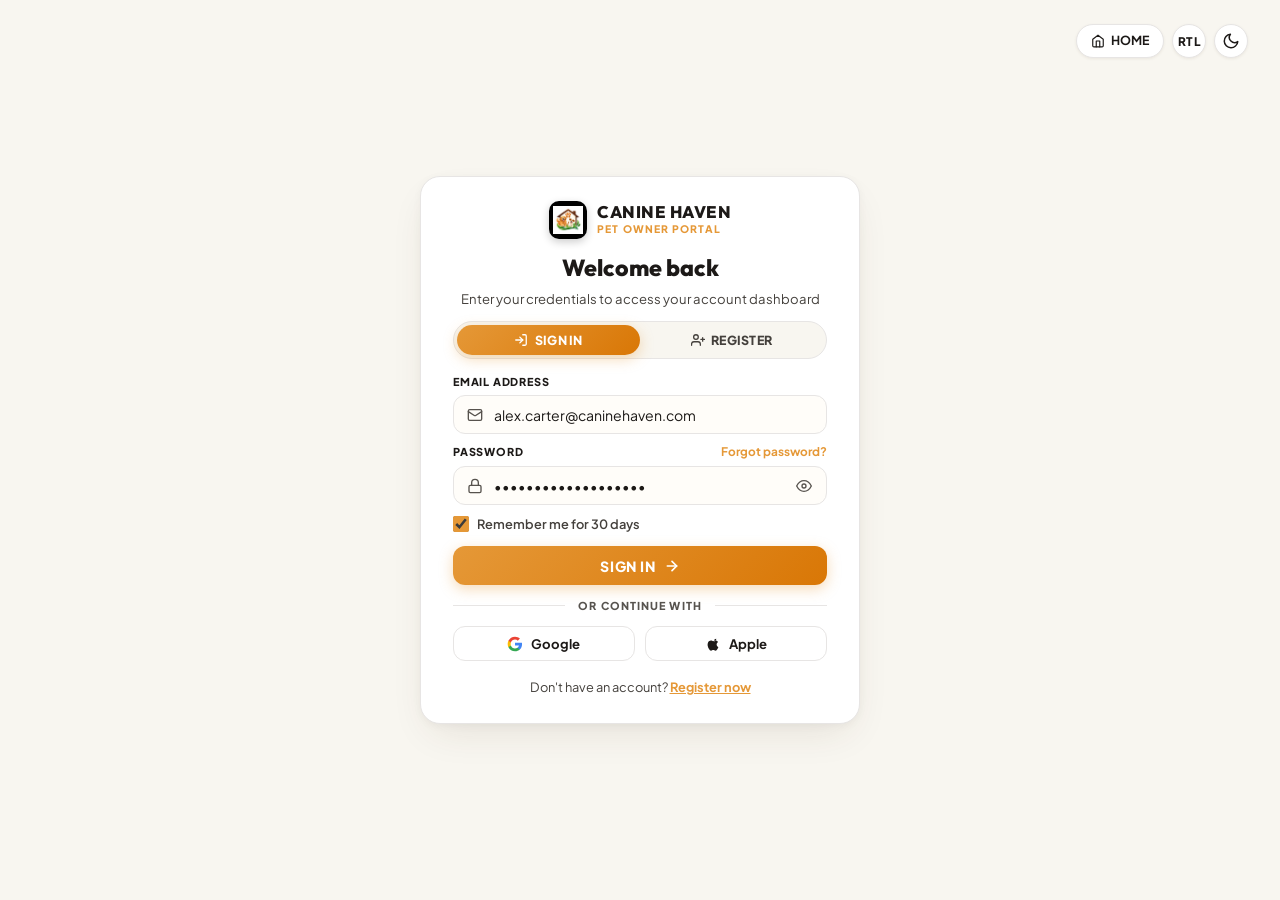
<file: login.html>
<!DOCTYPE html>
<html lang="en">
<head>
  <meta charset="UTF-8">
  <meta name="viewport" content="width=device-width, initial-scale=1.0">
  <title>Pet Owner Login | Canine Haven Dog Daycare &amp; Boarding Facility</title>
  <meta name="description" content="Log in to the Canine Haven Pet Parent Portal to book daycare and boarding dates, view live webcams, track daily activity updates, and manage payments.">
  <link rel="icon" type="image/png" href="assets/images/logo/favicon.png">

  <!-- Google Fonts -->
  <link rel="preconnect" href="https://fonts.googleapis.com">
  <link rel="preconnect" href="https://fonts.gstatic.com" crossorigin>
  <link href="https://fonts.googleapis.com/css2?family=Outfit:wght@400;500;600;700;800&family=Plus+Jakarta+Sans:wght@400;500;600;700&display=swap" rel="stylesheet">

  <!-- Stylesheets -->
  <link rel="stylesheet" href="assets/css/style.css">
  <link rel="stylesheet" href="assets/css/responsive.css">
</head>
<body class="login-page-body">

  <!-- ==============================================================
       BRANDED PAGE LOADER (Matching Home 1 Exactly)
       ============================================================== -->
  <div id="pageLoader" class="page-loader" aria-hidden="true">
    <div class="loader-inner">
      <div class="loader-logo-wrap">
        <img src="assets/images/logo/logo.png" alt="Canine Haven Brand Logo" class="loader-logo" width="90" height="90">
        <div class="loader-spinner"></div>
      </div>
      <h2 class="loader-title">Canine Haven</h2>
      <p class="loader-subtitle">Pet Owner Portal</p>
    </div>
  </div>

  <!-- Top Right Utility Navigation Pills (Matches Reference Screenshot 1) -->
  <aside class="login-top-bar" aria-label="Quick Navigation">
    <a href="index.html" class="auth-nav-pill" id="loginHomeBtn" aria-label="Return to Homepage">
      <svg viewBox="0 0 24 24" fill="none" stroke="currentColor" stroke-width="2" stroke-linecap="round" stroke-linejoin="round" aria-hidden="true">
        <path d="M3 9l9-7 9 7v11a2 2 0 0 1-2 2H5a2 2 0 0 1-2-2z"></path>
        <polyline points="9 22 9 12 15 12 15 22"></polyline>
      </svg>
      <span>HOME</span>
    </a>
    <div class="login-top-bar-actions">
      <button type="button" class="rtl-toggle-btn" id="loginRtlToggleBtn" aria-label="Toggle RTL layout direction">
        <span>RTL</span>
      </button>
      <button type="button" class="theme-toggle-btn auth-theme-toggle" id="loginThemeToggleBtn" aria-label="Toggle dark mode" aria-pressed="false">
        <svg class="theme-icon icon-sun" viewBox="0 0 24 24" fill="none" stroke="currentColor" stroke-width="2" stroke-linecap="round" stroke-linejoin="round" aria-hidden="true">
          <circle cx="12" cy="12" r="5"></circle>
          <line x1="12" y1="1" x2="12" y2="3"></line>
          <line x1="12" y1="21" x2="12" y2="23"></line>
          <line x1="4.22" y1="4.22" x2="5.64" y2="5.64"></line>
          <line x1="18.36" y1="18.36" x2="19.78" y2="19.78"></line>
          <line x1="1" y1="12" x2="3" y2="12"></line>
          <line x1="21" y1="12" x2="23" y2="12"></line>
        </svg>
        <svg class="theme-icon icon-moon" viewBox="0 0 24 24" fill="none" stroke="currentColor" stroke-width="2" stroke-linecap="round" stroke-linejoin="round" aria-hidden="true">
          <path d="M21 12.79A9 9 0 1 1 11.21 3 7 7 0 0 0 21 12.79z"></path>
        </svg>
      </button>
    </div>
  </aside>

  <!-- Centered Login Card (Matching Screenshot 1 Model with Canine Haven Theme) -->
  <main class="login-card-container">
    
    <!-- Brand Header -->
    <a href="index.html" class="login-brand-header" aria-label="Canine Haven Homepage">
      <div class="login-brand-icon-wrap">
        <img src="assets/images/logo/logo.png" alt="Canine Haven Brand Logo">
      </div>
      <div class="login-brand-titles">
        <span class="login-brand-name">CANINE HAVEN</span>
        <span class="login-brand-tag">PET OWNER PORTAL</span>
      </div>
    </a>

    <!-- Titles -->
    <h1 class="login-main-title">Welcome back</h1>
    <p class="login-sub-text">Enter your credentials to access your account dashboard</p>

    <!-- Segmented Mode Switcher (Sign In / Register) -->
    <div class="auth-segmented-switcher" role="tablist" aria-label="Authentication Type">
      <button type="button" class="auth-tab-btn active" id="tabSignIn" role="tab" aria-selected="true" aria-controls="panelSignIn">
        <svg viewBox="0 0 24 24" fill="none" stroke="currentColor" stroke-width="2.2" stroke-linecap="round" stroke-linejoin="round" aria-hidden="true">
          <path d="M15 3h4a2 2 0 0 1 2 2v14a2 2 0 0 1-2 2h-4"></path>
          <polyline points="10 17 15 12 10 7"></polyline>
          <line x1="15" y1="12" x2="3" y2="12"></line>
        </svg>
        <span>SIGN IN</span>
      </button>
      <button type="button" class="auth-tab-btn" id="tabRegister" role="tab" aria-selected="false" aria-controls="panelRegister">
        <svg viewBox="0 0 24 24" fill="none" stroke="currentColor" stroke-width="2.2" stroke-linecap="round" stroke-linejoin="round" aria-hidden="true">
          <path d="M16 21v-2a4 4 0 0 0-4-4H5a4 4 0 0 0-4 4v2"></path>
          <circle cx="8.5" cy="7" r="4"></circle>
          <line x1="20" y1="8" x2="20" y2="14"></line>
          <line x1="23" y1="11" x2="17" y2="11"></line>
        </svg>
        <span>REGISTER</span>
      </button>
    </div>

    <!-- 1. SIGN IN FORM PANEL -->
    <div class="auth-form-panel" id="panelSignIn" role="tabpanel" aria-labelledby="tabSignIn">
      <form id="loginForm" action="dashboard.html" method="get">
        
        <!-- Email Input -->
        <div class="auth-field-group">
          <label for="loginEmail" class="auth-field-label">EMAIL ADDRESS</label>
          <div class="auth-input-container">
            <span class="auth-input-icon">
              <svg viewBox="0 0 24 24" fill="none" stroke="currentColor" stroke-width="2" stroke-linecap="round" stroke-linejoin="round" aria-hidden="true">
                <rect x="2" y="4" width="20" height="16" rx="2"></rect>
                <path d="m22 7-8.97 5.7a1.94 1.94 0 0 1-2.06 0L2 7"></path>
              </svg>
            </span>
            <input type="email" id="loginEmail" name="email" class="auth-text-input" placeholder="parent@caninehaven.com" value="alex.carter@caninehaven.com" required autocomplete="email">
          </div>
        </div>

        <!-- Password Input -->
        <div class="auth-field-group" style="margin-top: 0.55rem;">
          <div class="auth-label-row">
            <label for="loginPassword" class="auth-field-label">PASSWORD</label>
            <a href="#forgot" class="auth-field-link" id="forgotPwLink">Forgot password?</a>
          </div>
          <div class="auth-input-container">
            <span class="auth-input-icon">
              <svg viewBox="0 0 24 24" fill="none" stroke="currentColor" stroke-width="2" stroke-linecap="round" stroke-linejoin="round" aria-hidden="true">
                <rect x="3" y="11" width="18" height="11" rx="2" ry="2"></rect>
                <path d="M7 11V7a5 5 0 0 1 10 0v4"></path>
              </svg>
            </span>
            <input type="password" id="loginPassword" name="password" class="auth-text-input" placeholder="••••••••••••" value="goldenRetriever2026" required autocomplete="current-password">
            <button type="button" class="auth-pw-toggle-btn" id="togglePasswordBtn" aria-label="Toggle password visibility">
              <svg viewBox="0 0 24 24" fill="none" stroke="currentColor" stroke-width="2" stroke-linecap="round" stroke-linejoin="round" aria-hidden="true">
                <path d="M1 12s4-8 11-8 11 8 11 8-4 8-11 8-11-8-11-8z"></path>
                <circle cx="12" cy="12" r="3"></circle>
              </svg>
            </button>
          </div>
        </div>

        <!-- Remember Me Checkbox -->
        <div style="margin-top: 0.55rem; margin-bottom: 0.75rem;">
          <label class="auth-remember-row">
            <input type="checkbox" id="rememberMeCheckbox" checked>
            <span>Remember me for 30 days</span>
          </label>
        </div>

        <!-- Submit Button -->
        <button type="submit" class="btn-auth-primary-submit" id="submitLoginBtn">
          <span>SIGN IN</span>
          <svg viewBox="0 0 24 24" fill="none" stroke="currentColor" stroke-width="2.5" stroke-linecap="round" stroke-linejoin="round" aria-hidden="true">
            <line x1="5" y1="12" x2="19" y2="12"></line>
            <polyline points="12 5 19 12 12 19"></polyline>
          </svg>
        </button>

      </form>

      <!-- OR CONTINUE WITH Divider -->
      <div class="auth-divider-line">
        <span>OR CONTINUE WITH</span>
      </div>

      <!-- Social Login Buttons -->
      <div class="auth-social-row">
        <button type="button" class="btn-auth-social" id="btnGoogleAuth" onclick="window.location.href='dashboard.html'">
          <svg viewBox="0 0 24 24" aria-hidden="true">
            <path fill="#4285F4" d="M22.56 12.25c0-.78-.07-1.53-.2-2.25H12v4.26h5.92c-.26 1.37-1.04 2.53-2.21 3.31v2.77h3.57c2.08-1.92 3.28-4.74 3.28-8.09z"/>
            <path fill="#34A853" d="M12 23c2.97 0 5.46-.98 7.28-2.66l-3.57-2.77c-.98.66-2.23 1.06-3.71 1.06-2.86 0-5.29-1.93-6.16-4.53H2.18v2.84C3.99 20.53 7.7 23 12 23z"/>
            <path fill="#FBBC05" d="M5.84 14.09c-.22-.66-.35-1.36-.35-2.09s.13-1.43.35-2.09V7.06H2.18C1.43 8.55 1 10.22 1 12s.43 3.45 1.18 4.94l2.85-2.22.81-.63z"/>
            <path fill="#EA4335" d="M12 5.38c1.62 0 3.06.56 4.21 1.64l3.15-3.15C17.45 2.09 14.97 1 12 1 7.7 1 3.99 3.47 2.18 7.06l3.66 2.84c.87-2.6 3.3-4.52 6.16-4.52z"/>
          </svg>
          <span>Google</span>
        </button>
        <button type="button" class="btn-auth-social" id="btnAppleAuth" onclick="window.location.href='dashboard.html'">
          <svg viewBox="0 0 24 24" fill="currentColor" aria-hidden="true">
            <path d="M18.71 19.5c-.83 1.24-1.71 2.45-3.05 2.47-1.34.03-1.77-.79-3.29-.79-1.53 0-2 .77-3.27.82-1.31.05-2.3-1.32-3.14-2.53C4.25 17 2.94 12.45 4.7 9.39c.87-1.52 2.43-2.48 4.12-2.51 1.28-.02 2.5.87 3.29.87.78 0 2.26-1.07 3.81-.91.65.03 2.47.26 3.64 1.98-.09.06-2.17 1.28-2.15 3.81.03 3.02 2.65 4.03 2.68 4.04-.03.07-.42 1.44-1.38 2.83M15.97 6.84c.62-.75 1.04-1.8 0.93-2.84-.9.04-1.99.6-2.63 1.35-.57.65-1.07 1.72-.94 2.74 1 .08 2.02-.5 2.64-1.25z"/>
          </svg>
          <span>Apple</span>
        </button>
      </div>

      <!-- Bottom Prompt -->
      <div style="text-align: center;">
        <span class="auth-switch-footer-text">Don't have an account? </span>
        <button type="button" class="auth-switch-link" id="toRegisterLink">Register now</button>
      </div>

    </div>

    <!-- 2. REGISTER FORM PANEL -->
    <div class="auth-form-panel is-hidden" id="panelRegister" role="tabpanel" aria-labelledby="tabRegister">
      <form id="registerForm" action="dashboard.html" method="get">
        
        <!-- Parent Full Name -->
        <div class="auth-field-group">
          <label for="regFullName" class="auth-field-label">YOUR FULL NAME</label>
          <div class="auth-input-container">
            <span class="auth-input-icon">
              <svg viewBox="0 0 24 24" fill="none" stroke="currentColor" stroke-width="2" stroke-linecap="round" stroke-linejoin="round" aria-hidden="true">
                <path d="M20 21v-2a4 4 0 0 0-4-4H8a4 4 0 0 0-4 4v2"></path>
                <circle cx="12" cy="7" r="4"></circle>
              </svg>
            </span>
            <input type="text" id="regFullName" name="fullName" class="auth-text-input" placeholder="Alex Carter" value="Alex Carter" required>
          </div>
        </div>

        <!-- Pet Name & Breed -->
        <div class="auth-field-group" style="margin-top: 0.55rem;">
          <label for="regPetDetails" class="auth-field-label">DOG'S NAME &amp; BREED</label>
          <div class="auth-input-container">
            <span class="auth-input-icon">
              <svg viewBox="0 0 24 24" fill="none" stroke="currentColor" stroke-width="2" stroke-linecap="round" stroke-linejoin="round" aria-hidden="true">
                <circle cx="12" cy="12" r="10"></circle>
                <path d="m8 14 2 2 4-4"></path>
              </svg>
            </span>
            <input type="text" id="regPetDetails" name="petDetails" class="auth-text-input" placeholder="e.g. Max (Golden Retriever)" value="Max (Golden Retriever)" required>
          </div>
        </div>

        <!-- Email Address -->
        <div class="auth-field-group" style="margin-top: 0.55rem;">
          <label for="regEmail" class="auth-field-label">EMAIL ADDRESS</label>
          <div class="auth-input-container">
            <span class="auth-input-icon">
              <svg viewBox="0 0 24 24" fill="none" stroke="currentColor" stroke-width="2" stroke-linecap="round" stroke-linejoin="round" aria-hidden="true">
                <rect x="2" y="4" width="20" height="16" rx="2"></rect>
                <path d="m22 7-8.97 5.7a1.94 1.94 0 0 1-2.06 0L2 7"></path>
              </svg>
            </span>
            <input type="email" id="regEmail" name="email" class="auth-text-input" placeholder="alex.carter@caninehaven.com" value="alex.carter@caninehaven.com" required>
          </div>
        </div>

        <!-- Create Password -->
        <div class="auth-field-group" style="margin-top: 0.55rem;">
          <label for="regPassword" class="auth-field-label">CREATE PASSWORD</label>
          <div class="auth-input-container">
            <span class="auth-input-icon">
              <svg viewBox="0 0 24 24" fill="none" stroke="currentColor" stroke-width="2" stroke-linecap="round" stroke-linejoin="round" aria-hidden="true">
                <rect x="3" y="11" width="18" height="11" rx="2" ry="2"></rect>
                <path d="M7 11V7a5 5 0 0 1 10 0v4"></path>
              </svg>
            </span>
            <input type="password" id="regPassword" name="password" class="auth-text-input" placeholder="Minimum 8 characters" value="goldenRetriever2026" required>
          </div>
        </div>

        <!-- Agreement Checkbox -->
        <div style="margin-top: 0.55rem; margin-bottom: 0.75rem;">
          <label class="auth-remember-row">
            <input type="checkbox" id="regTermsCheckbox" checked required>
            <span>I accept Canine Haven Safety &amp; Biosecurity Protocols</span>
          </label>
        </div>

        <!-- Submit Button -->
        <button type="submit" class="btn-auth-primary-submit" id="submitRegisterBtn">
          <span>CREATE ACCOUNT</span>
          <svg viewBox="0 0 24 24" fill="none" stroke="currentColor" stroke-width="2.5" stroke-linecap="round" stroke-linejoin="round" aria-hidden="true">
            <line x1="5" y1="12" x2="19" y2="12"></line>
            <polyline points="12 5 19 12 12 19"></polyline>
          </svg>
        </button>

      </form>

      <!-- Bottom Prompt -->
      <div style="text-align: center; margin-top: 0.65rem;">
        <span class="auth-switch-footer-text">Already registered? </span>
        <button type="button" class="auth-switch-link" id="toSignInLink">Sign in here</button>
      </div>

    </div>

  </main>

  <!-- Global Master JavaScript -->
  <script src="assets/js/main.js"></script>
</body>
</html>
</file>
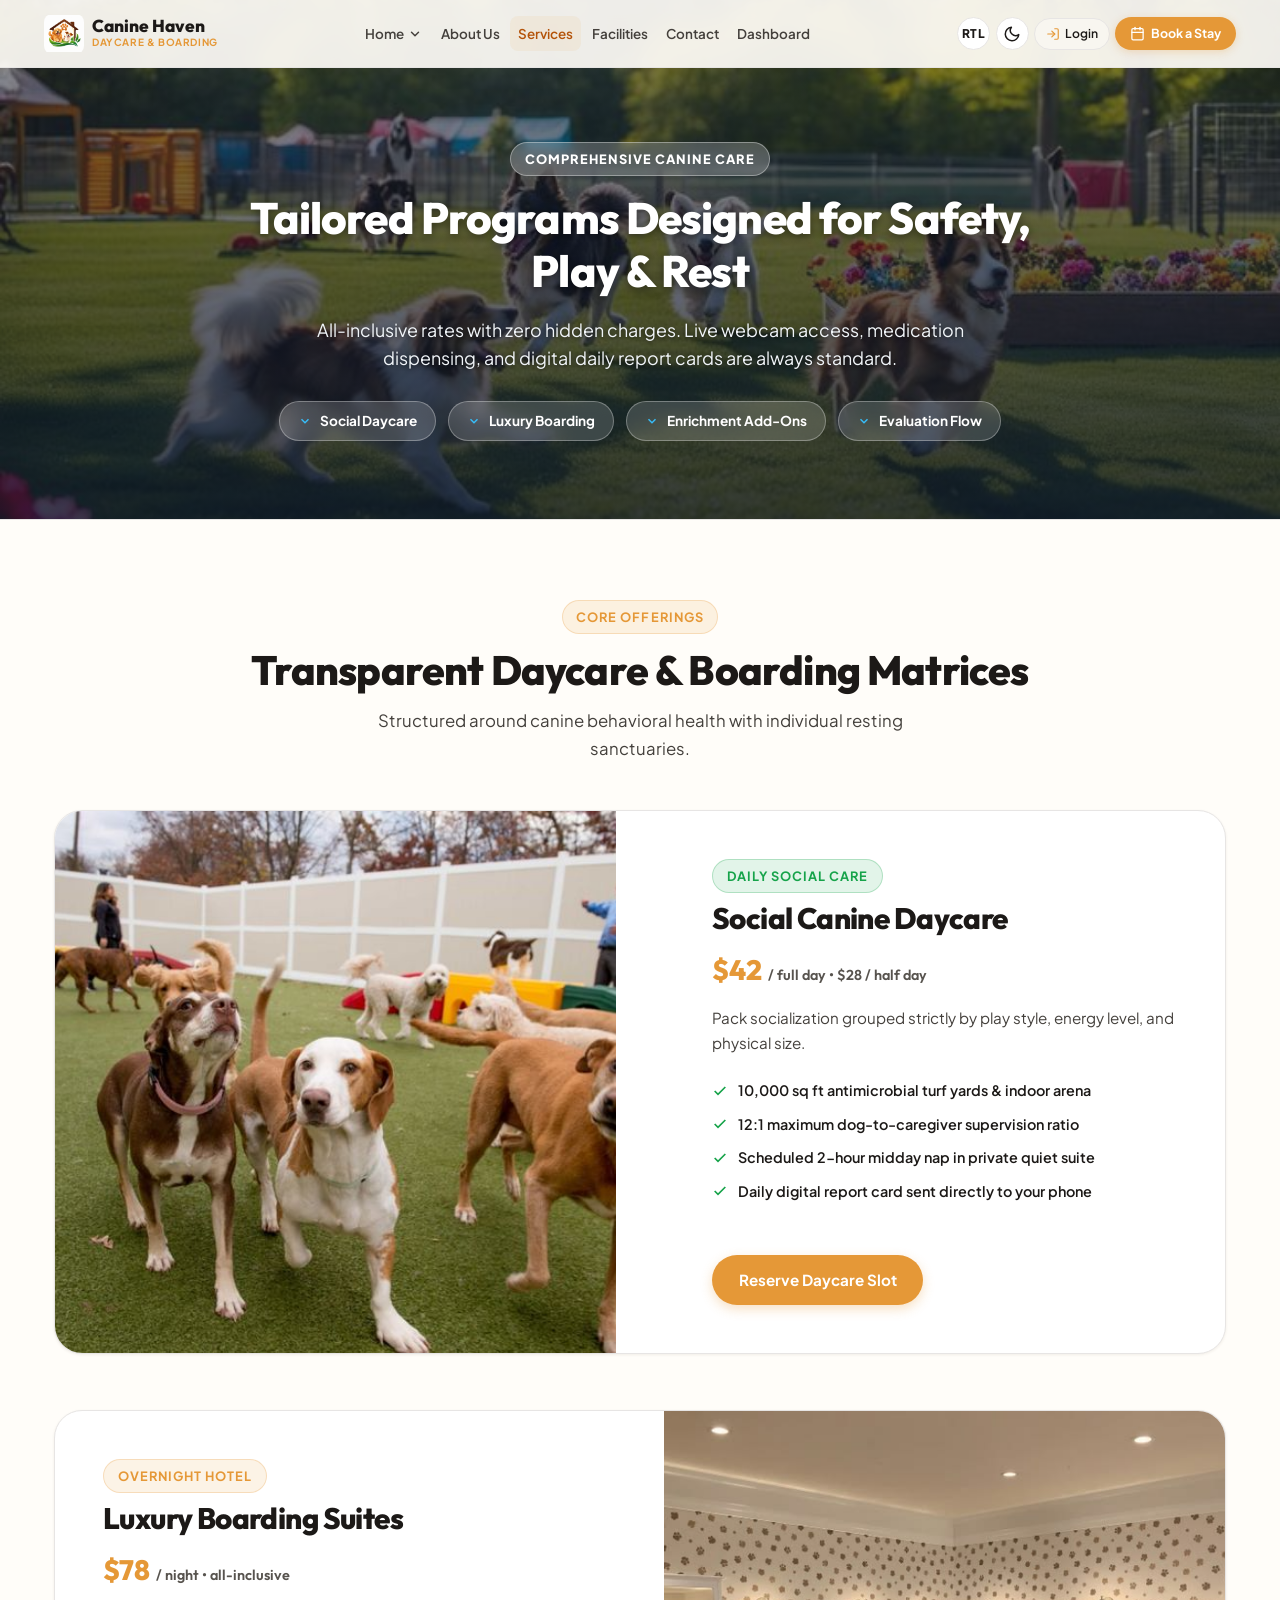
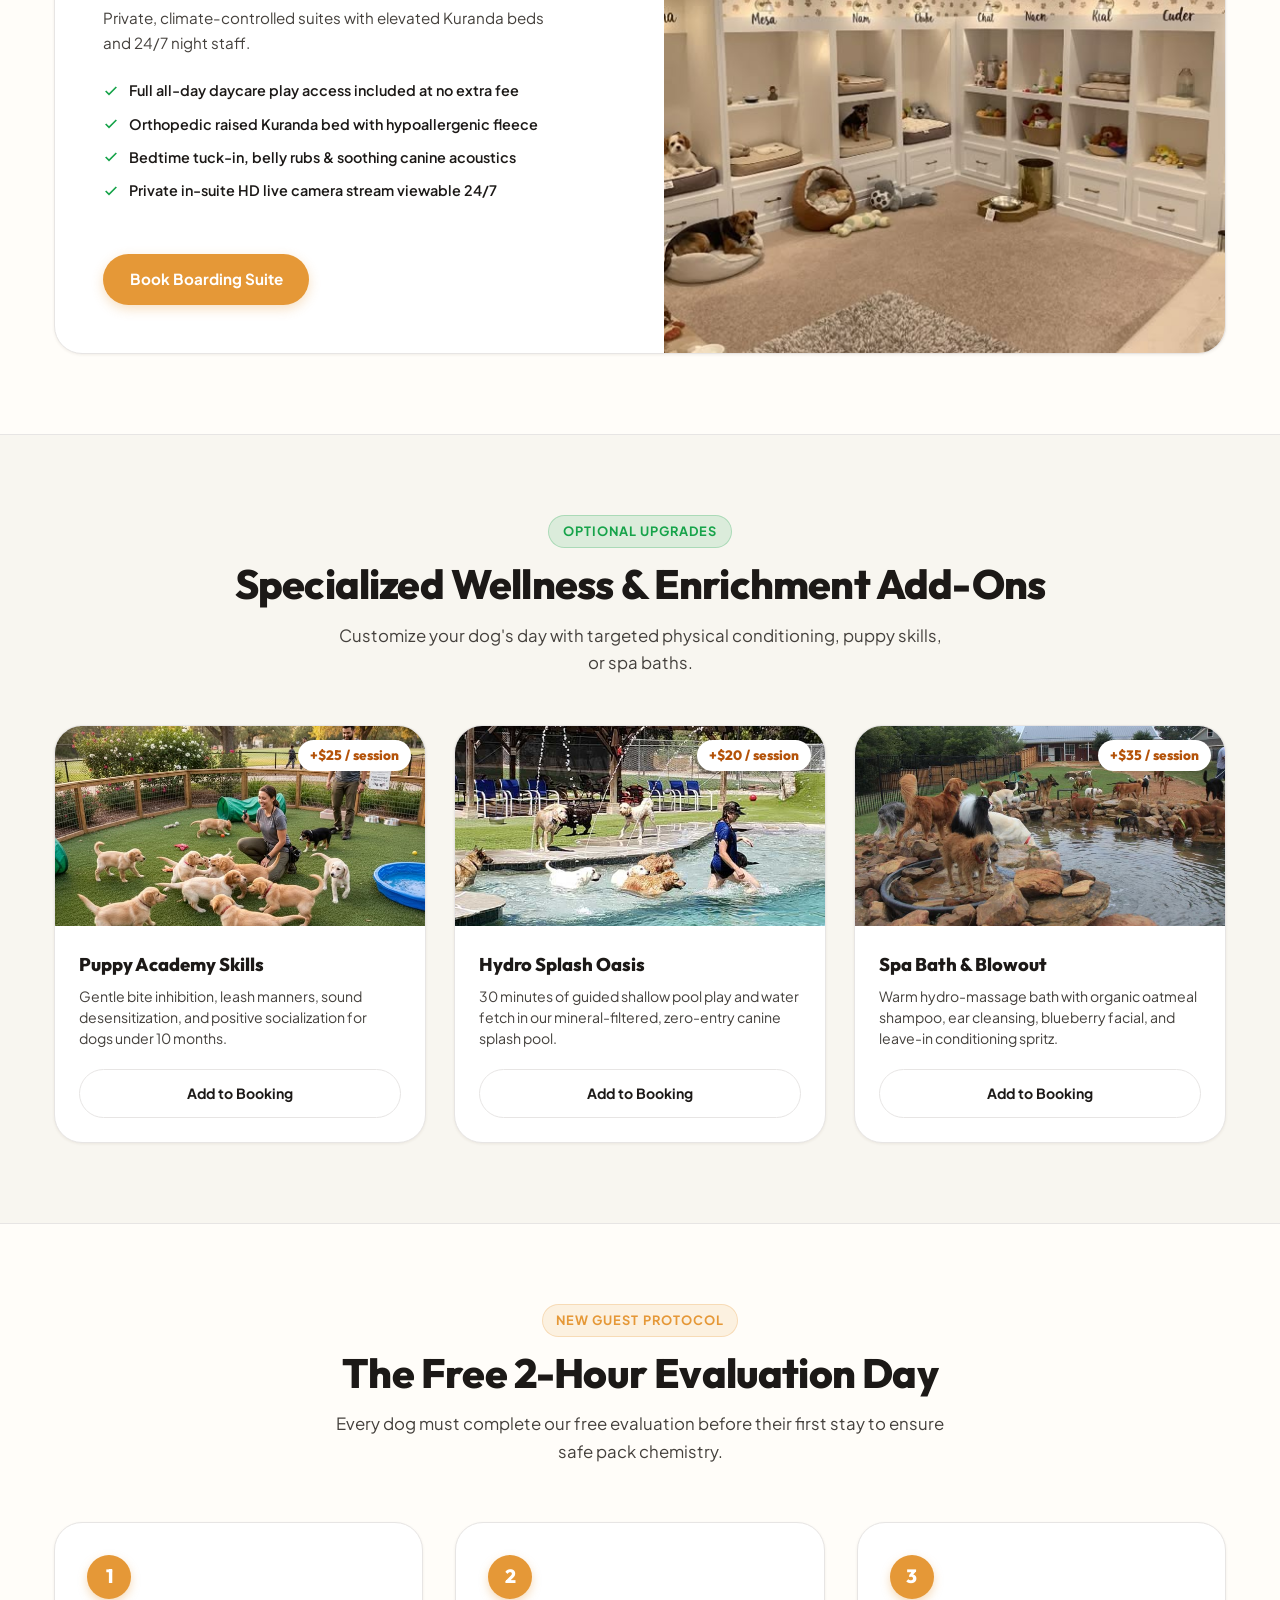
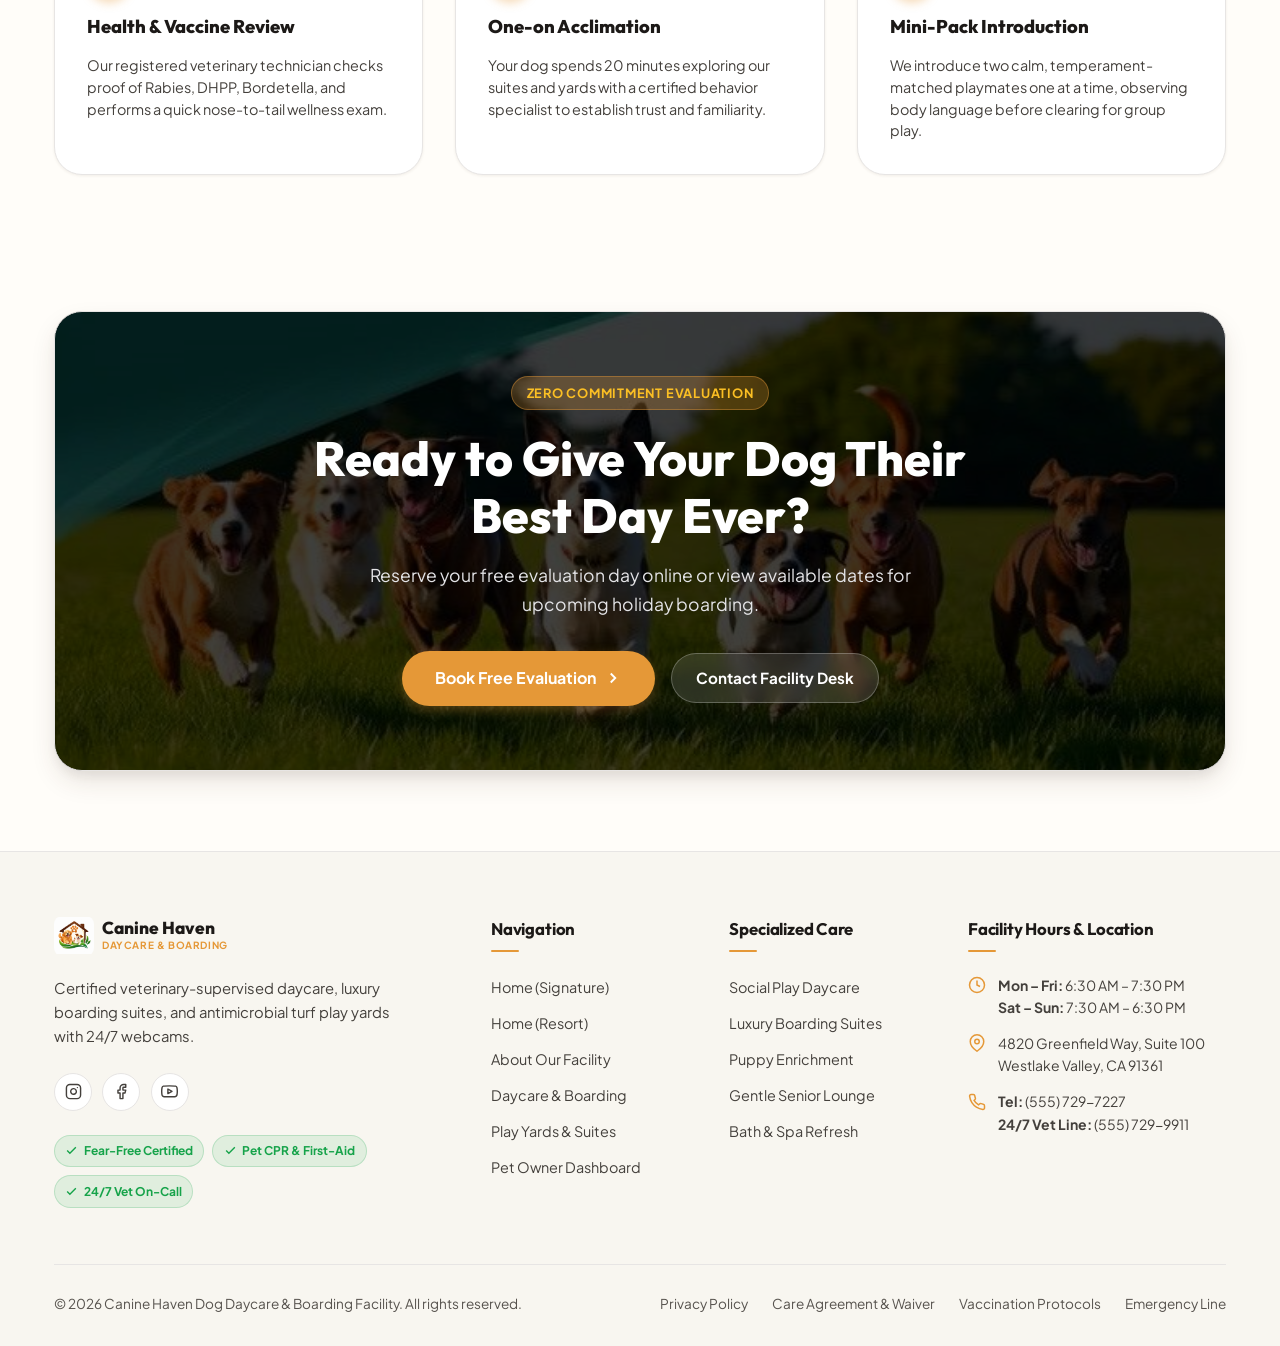
<file: services.html>
<!DOCTYPE html>
<html lang="en" dir="ltr">

<head>
  <meta charset="UTF-8">
  <meta name="viewport" content="width=device-width, initial-scale=1.0">
  <title>Care Services &amp; Rates | Canine Haven Dog Daycare &amp; Boarding</title>
  <meta name="description"
    content="All-inclusive dog daycare, private luxury boarding suites, puppy socialization programs, and restorative hydrotherapy spa packages.">

  <!-- Favicon with Official Logo -->
  <link rel="icon" type="image/png" href="assets/images/logo/favicon.png">
  <link rel="apple-touch-icon" href="assets/images/logo/logo.png">

  <!-- Typography -->
  <link rel="preconnect" href="https://fonts.googleapis.com">
  <link rel="preconnect" href="https://fonts.gstatic.com" crossorigin>
  <link
    href="https://fonts.googleapis.com/css2?family=Outfit:wght@500;600;700;800&family=Plus+Jakarta+Sans:wght@400;500;600;700&display=swap"
    rel="stylesheet">

  <!-- Core External Stylesheets -->
  <link rel="stylesheet" href="assets/css/style.css">
  <link rel="stylesheet" href="assets/css/responsive.css">
</head>

<body>

  <!-- ======================================================================
       BRANDED PAGE LOADER
       ====================================================================== -->
  <div id="pageLoader" class="page-loader" aria-hidden="true">
    <div class="loader-inner">
      <div class="loader-logo-wrap">
        <img src="assets/images/logo/logo.png" alt="Canine Haven Brand Logo" class="loader-logo" width="90" height="90">
        <div class="loader-spinner"></div>
      </div>
      <h2 class="loader-title">Canine Haven</h2>
      <p class="loader-subtitle">Care Programs &amp; Rates</p>
    </div>
  </div>

  <!-- ======================================================================
       FIXED SLIM HEADER (Compact, Single-Line, Desktop + Mobile)
       ====================================================================== -->
  <header id="siteHeader" class="site-header">
    <div class="container header-container">

      <!-- Logo + Brand Identity -->
      <a href="index.html" class="brand-identity" aria-label="Canine Haven Home">
        <img src="assets/images/logo/logo.png" alt="Canine Haven Logo" class="brand-logo-img" width="44" height="44">
        <div class="brand-text">
          <span class="brand-name">Canine Haven</span>
          <span class="brand-tagline">Daycare &amp; Boarding</span>
        </div>
      </a>

      <!-- Desktop Primary Navigation: Exactly 6 Items -->
      <nav class="primary-nav" aria-label="Main Navigation">
        <ul class="nav-list">

          <!-- Item 1: Home Dropdown (Click Only) -->
          <li class="nav-item-dropdown">
            <button id="homeDropdownTrigger" class="dropdown-trigger" type="button" aria-expanded="false"
              aria-haspopup="true" aria-controls="homeDropdownMenu">
              <span>Home</span>
              <svg class="dropdown-chevron" viewBox="0 0 24 24" fill="none" stroke="currentColor" stroke-linecap="round"
                stroke-linejoin="round">
                <polyline points="6 9 12 15 18 9"></polyline>
              </svg>
            </button>
            <div id="homeDropdownMenu" class="dropdown-menu" role="menu">
              <a href="index.html" class="dropdown-item" role="menuitem">
                <span>Home 1 (Signature)</span>
              </a>
              <a href="home-2.html" class="dropdown-item" role="menuitem">
                <span>Home 2 (Resort View)</span>
              </a>
            </div>
          </li>

          <!-- Item 2: About -->
          <li>
            <a href="about.html" class="nav-link">About Us</a>
          </li>

          <!-- Item 3: Services (Active) -->
          <li>
            <a href="services.html" class="nav-link active" aria-current="page">Services</a>
          </li>

          <!-- Item 4: Facilities -->
          <li>
            <a href="facilities.html" class="nav-link">Facilities</a>
          </li>

          <!-- Item 5: Contact -->
          <li>
            <a href="contact.html" class="nav-link">Contact</a>
          </li>

          <!-- Item 6: Dashboard -->
          <li>
            <a href="dashboard.html" class="nav-link">Dashboard</a>
          </li>

        </ul>
      </nav>

      <!-- Desktop Header Controls (RTL, Dark Mode #000000, Login Button) -->
      <div class="header-actions">

        <!-- RTL / LTR Toggle -->
        <button class="rtl-toggle-btn" type="button" aria-label="Toggle text direction">
          RTL
        </button>

        <!-- Dark Mode Toggle -->
        <button class="theme-toggle-btn" type="button" aria-label="Toggle dark mode" aria-pressed="false">
          <svg class="theme-icon icon-sun" viewBox="0 0 24 24" fill="none" stroke="currentColor" stroke-width="2"
            stroke-linecap="round" stroke-linejoin="round">
            <circle cx="12" cy="12" r="5"></circle>
            <line x1="12" y1="1" x2="12" y2="3"></line>
            <line x1="12" y1="21" x2="12" y2="23"></line>
            <line x1="4.22" y1="4.22" x2="5.64" y2="5.64"></line>
            <line x1="18.36" y1="18.36" x2="19.78" y2="19.78"></line>
            <line x1="1" y1="12" x2="3" y2="12"></line>
            <line x1="21" y1="12" x2="23" y2="12"></line>
            <line x1="4.22" y1="19.78" x2="5.64" y2="18.36"></line>
            <line x1="18.36" y1="5.64" x2="19.78" y2="4.22"></line>
          </svg>
          <svg class="theme-icon icon-moon" viewBox="0 0 24 24" fill="none" stroke="currentColor" stroke-width="2"
            stroke-linecap="round" stroke-linejoin="round">
            <path d="M21 12.79A9 9 0 1 1 11.21 3 7 7 0 0 0 21 12.79z"></path>
          </svg>
        </button>

        <!-- Compact Login Button -->
        <a href="login.html" class="btn-login" aria-label="Pet Owner Login">
          <svg viewBox="0 0 24 24" fill="none" stroke="currentColor" stroke-width="2" stroke-linecap="round"
            stroke-linejoin="round" aria-hidden="true">
            <path d="M15 3h4a2 2 0 0 1 2 2v14a2 2 0 0 1-2 2h-4"></path>
            <polyline points="10 17 15 12 10 7"></polyline>
            <line x1="15" y1="12" x2="3" y2="12"></line>
          </svg>
          <span>Login</span>
        </a>

        <!-- Header Primary CTA Button -->
        <a href="contact.html" class="btn-header-cta" aria-label="Book a Stay">
          <svg viewBox="0 0 24 24" fill="none" stroke="currentColor" stroke-width="2" stroke-linecap="round"
            stroke-linejoin="round" aria-hidden="true">
            <rect x="3" y="4" width="18" height="18" rx="2" ry="2"></rect>
            <line x1="16" y1="2" x2="16" y2="6"></line>
            <line x1="8" y1="2" x2="8" y2="6"></line>
            <line x1="3" y1="10" x2="21" y2="10"></line>
          </svg>
          <span>Book a Stay</span>
        </a>

        <!-- Mobile Menu Hamburger Button -->
        <button id="mobileMenuOpenBtn" class="mobile-menu-btn" type="button" aria-label="Open mobile navigation menu"
          aria-expanded="false" aria-controls="mobileDrawer">
          <span class="hamburger-line"></span>
        </button>

      </div>

    </div>
  </header>

  <!-- ======================================================================
       MOBILE MENU DRAWER & BACKDROP
       ====================================================================== -->
  <div id="mobileDrawerBackdrop" class="mobile-drawer-backdrop" aria-hidden="true"></div>

  <div id="mobileDrawer" class="mobile-drawer" role="dialog" aria-modal="true" aria-label="Mobile Navigation Menu">
    <div class="mobile-drawer-header">
      <div class="mobile-drawer-brand">
        <img src="assets/images/logo/logo.png" alt="Canine Haven Logo" class="brand-logo-img" width="36" height="36">
        <div class="brand-text">
          <span class="brand-name">Canine Haven</span>
          <span class="brand-tagline">Daycare &amp; Boarding</span>
        </div>
      </div>
      <button id="mobileDrawerCloseBtn" class="mobile-drawer-close" type="button" aria-label="Close navigation menu">
        <svg width="20" height="20" viewBox="0 0 24 24" fill="none" stroke="currentColor" stroke-width="2"
          stroke-linecap="round" stroke-linejoin="round">
          <line x1="18" y1="6" x2="6" y2="18"></line>
          <line x1="6" y1="6" x2="18" y2="18"></line>
        </svg>
      </button>
    </div>

    <div class="mobile-drawer-body">
      <ul class="mobile-nav-list">
        <li>
          <button id="mobileHomeAccordionBtn" class="mobile-accordion-header" type="button" aria-expanded="false">
            <span>Home</span>
            <svg class="mobile-accordion-chevron" viewBox="0 0 24 24" fill="none" stroke="currentColor"
              stroke-width="2.5" stroke-linecap="round" stroke-linejoin="round">
              <polyline points="6 9 12 15 18 9"></polyline>
            </svg>
          </button>
          <div id="mobileHomeAccordionContent" class="mobile-accordion-content">
            <a href="index.html" class="mobile-sub-link">Home 1 (Signature Facility)</a>
            <a href="home-2.html" class="mobile-sub-link">Home 2 (Resort Experience)</a>
          </div>
        </li>
        <li><a href="about.html" class="mobile-nav-link">About Us</a></li>
        <li><a href="services.html" class="mobile-nav-link active">Services</a></li>
        <li><a href="facilities.html" class="mobile-nav-link">Facilities</a></li>
        <li><a href="contact.html" class="mobile-nav-link">Contact</a></li>
        <li><a href="dashboard.html" class="mobile-nav-link">Dashboard</a></li>
      </ul>

      <div class="mobile-drawer-controls">
        <div class="mobile-control-row">
          <span class="mobile-control-label">Appearance</span>
          <button class="theme-toggle-btn" type="button" aria-label="Toggle dark mode">
            <svg class="theme-icon icon-sun" viewBox="0 0 24 24" fill="none" stroke="currentColor" stroke-width="2"
              stroke-linecap="round" stroke-linejoin="round">
              <circle cx="12" cy="12" r="5"></circle>
              <line x1="12" y1="1" x2="12" y2="3"></line>
              <line x1="12" y1="21" x2="12" y2="23"></line>
              <line x1="4.22" y1="4.22" x2="5.64" y2="5.64"></line>
              <line x1="18.36" y1="18.36" x2="19.78" y2="19.78"></line>
              <line x1="1" y1="12" x2="3" y2="12"></line>
              <line x1="21" y1="12" x2="23" y2="12"></line>
            </svg>
            <svg class="theme-icon icon-moon" viewBox="0 0 24 24" fill="none" stroke="currentColor" stroke-width="2"
              stroke-linecap="round" stroke-linejoin="round">
              <path d="M21 12.79A9 9 0 1 1 11.21 3 7 7 0 0 0 21 12.79z"></path>
            </svg>
          </button>
        </div>

        <div class="mobile-control-row">
          <span class="mobile-control-label">Text Direction</span>
          <button class="rtl-toggle-btn" type="button" aria-label="Toggle RTL mode">
            RTL
          </button>
        </div>

        <div class="mobile-drawer-actions">
          <a href="contact.html" class="mobile-btn-cta">
            <svg width="18" height="18" viewBox="0 0 24 24" fill="none" stroke="currentColor" stroke-width="2"
              stroke-linecap="round" stroke-linejoin="round" aria-hidden="true">
              <rect x="3" y="4" width="18" height="18" rx="2" ry="2"></rect>
              <line x1="16" y1="2" x2="16" y2="6"></line>
              <line x1="8" y1="2" x2="8" y2="6"></line>
              <line x1="3" y1="10" x2="21" y2="10"></line>
            </svg>
            <span>Book a Stay</span>
          </a>
          <a href="login.html" class="mobile-btn-login">
            <svg width="16" height="16" viewBox="0 0 24 24" fill="none" stroke="currentColor" stroke-width="2"
              stroke-linecap="round" stroke-linejoin="round" aria-hidden="true">
              <path d="M15 3h4a2 2 0 0 1 2 2v14a2 2 0 0 1-2 2h-4"></path>
              <polyline points="10 17 15 12 10 7"></polyline>
              <line x1="15" y1="12" x2="3" y2="12"></line>
            </svg>
            <span>Pet Owner Login</span>
          </a>
        </div>
      </div>
    </div>
  </div>

  <!-- ======================================================================
       MAIN CONTENT: EXACTLY 5 CONTENT SECTIONS (INNER PAGE 02: SERVICES)
       ====================================================================== -->
  <main id="mainContent">

    <!-- ------------------------------------------------------------------
         SECTION 1: SERVICES HERO & CARE PASS PREVIEW
         ------------------------------------------------------------------ -->
    <section class="services-hero-section page-hero-banner" aria-labelledby="servicesHeroTitle">
      <div class="page-hero-overlay"></div>
      <div class="container page-hero-container">

        <div class="services-hero-header page-hero-content">
          <span class="section-tag green">Comprehensive Canine Care</span>
          <h1 id="servicesHeroTitle" class="section-title">
            Tailored Programs Designed for Safety, Play &amp; Rest
          </h1>
          <p class="section-desc">
            All-inclusive rates with zero hidden charges. Live webcam access, medication dispensing, and digital daily
            report cards are always standard.
          </p>

          <div class="service-jump-links">
            <a href="#daycare" class="jump-pill">
              <svg width="14" height="14" viewBox="0 0 24 24" fill="none" stroke="currentColor" stroke-width="2.5">
                <polyline points="6 9 12 15 18 9"></polyline>
              </svg>
              <span>Social Daycare</span>
            </a>
            <a href="#boarding" class="jump-pill">
              <svg width="14" height="14" viewBox="0 0 24 24" fill="none" stroke="currentColor" stroke-width="2.5">
                <polyline points="6 9 12 15 18 9"></polyline>
              </svg>
              <span>Luxury Boarding</span>
            </a>
            <a href="#addons" class="jump-pill">
              <svg width="14" height="14" viewBox="0 0 24 24" fill="none" stroke="currentColor" stroke-width="2.5">
                <polyline points="6 9 12 15 18 9"></polyline>
              </svg>
              <span>Enrichment Add-Ons</span>
            </a>
            <a href="#evaluation" class="jump-pill">
              <svg width="14" height="14" viewBox="0 0 24 24" fill="none" stroke="currentColor" stroke-width="2.5">
                <polyline points="6 9 12 15 18 9"></polyline>
              </svg>
              <span>Evaluation Flow</span>
            </a>
          </div>
        </div>

      </div>
    </section>

    <!-- ------------------------------------------------------------------
         SECTION 2: ALTERNATING CARE MATRIX (Daycare & Luxury Boarding)
         ------------------------------------------------------------------ -->
    <section class="matrix-section" aria-labelledby="matrixTitle">
      <div class="container">

        <div style="text-align: center;">
          <span class="section-tag">Core Offerings</span>
          <h2 id="matrixTitle" class="section-title">Transparent Daycare &amp; Boarding Matrices</h2>
          <p class="section-desc" style="margin-left: auto; margin-right: auto;">
            Structured around canine behavioral health with individual resting sanctuaries.
          </p>
        </div>

        <div class="matrix-rows">

          <!-- Row 1: Daycare (Image Left, List Right) -->
          <div id="daycare" class="matrix-row">
            <img src="assets/images/services/p37.jpg" alt="Dogs socializing happily in daycare yard" class="matrix-img"
              width="580" height="380">
            <div class="matrix-content">
              <span class="section-tag green" style="width: fit-content; margin-bottom: 0.5rem;">Daily Social
                Care</span>
              <h3 class="section-title" style="font-size: 1.85rem;">Social Canine Daycare</h3>
              <div class="matrix-price-tag">$42 <span>/ full day &bull; $28 / half day</span></div>
              <p class="section-desc" style="margin-bottom: 1.5rem; font-size: 0.95rem;">
                Pack socialization grouped strictly by play style, energy level, and physical size.
              </p>
              <div class="care-spec-list">
                <div class="care-spec-item">
                  <svg viewBox="0 0 24 24" fill="none" stroke="currentColor" stroke-width="2.5">
                    <polyline points="20 6 9 17 4 12"></polyline>
                  </svg>
                  <span>10,000 sq ft antimicrobial turf yards &amp; indoor arena</span>
                </div>
                <div class="care-spec-item">
                  <svg viewBox="0 0 24 24" fill="none" stroke="currentColor" stroke-width="2.5">
                    <polyline points="20 6 9 17 4 12"></polyline>
                  </svg>
                  <span>12:1 maximum dog-to-caregiver supervision ratio</span>
                </div>
                <div class="care-spec-item">
                  <svg viewBox="0 0 24 24" fill="none" stroke="currentColor" stroke-width="2.5">
                    <polyline points="20 6 9 17 4 12"></polyline>
                  </svg>
                  <span>Scheduled 2-hour midday nap in private quiet suite</span>
                </div>
                <div class="care-spec-item">
                  <svg viewBox="0 0 24 24" fill="none" stroke="currentColor" stroke-width="2.5">
                    <polyline points="20 6 9 17 4 12"></polyline>
                  </svg>
                  <span>Daily digital report card sent directly to your phone</span>
                </div>
              </div>
              <div style="margin-top: 1.5rem;">
                <a href="dashboard.html" class="btn-primary">Reserve Daycare Slot</a>
              </div>
            </div>
          </div>

          <!-- Row 2: Boarding (List Left, Image Right) -->
          <div id="boarding" class="matrix-row">
            <div class="matrix-content">
              <span class="section-tag" style="width: fit-content; margin-bottom: 0.5rem;">Overnight Hotel</span>
              <h3 class="section-title" style="font-size: 1.85rem;">Luxury Boarding Suites</h3>
              <div class="matrix-price-tag">$78 <span>/ night &bull; all-inclusive</span></div>
              <p class="section-desc" style="margin-bottom: 1.5rem; font-size: 0.95rem;">
                Private, climate-controlled suites with elevated Kuranda beds and 24/7 night staff.
              </p>
              <div class="care-spec-list">
                <div class="care-spec-item">
                  <svg viewBox="0 0 24 24" fill="none" stroke="currentColor" stroke-width="2.5">
                    <polyline points="20 6 9 17 4 12"></polyline>
                  </svg>
                  <span>Full all-day daycare play access included at no extra fee</span>
                </div>
                <div class="care-spec-item">
                  <svg viewBox="0 0 24 24" fill="none" stroke="currentColor" stroke-width="2.5">
                    <polyline points="20 6 9 17 4 12"></polyline>
                  </svg>
                  <span>Orthopedic raised Kuranda bed with hypoallergenic fleece</span>
                </div>
                <div class="care-spec-item">
                  <svg viewBox="0 0 24 24" fill="none" stroke="currentColor" stroke-width="2.5">
                    <polyline points="20 6 9 17 4 12"></polyline>
                  </svg>
                  <span>Bedtime tuck-in, belly rubs &amp; soothing canine acoustics</span>
                </div>
                <div class="care-spec-item">
                  <svg viewBox="0 0 24 24" fill="none" stroke="currentColor" stroke-width="2.5">
                    <polyline points="20 6 9 17 4 12"></polyline>
                  </svg>
                  <span>Private in-suite HD live camera stream viewable 24/7</span>
                </div>
              </div>
              <div style="margin-top: 1.5rem;">
                <a href="dashboard.html" class="btn-primary">Book Boarding Suite</a>
              </div>
            </div>
            <img src="assets/images/services/p38.jpg" alt="Dog sleeping peacefully in luxury boarding suite"
              class="matrix-img" width="580" height="380">
          </div>

        </div>

      </div>
    </section>

    <!-- ------------------------------------------------------------------
         SECTION 3: SPECIALIZED ENRICHMENT ADD-ONS (Strictly Even 3-Card Grid)
         ------------------------------------------------------------------ -->
    <section id="addons" class="addons-section" aria-labelledby="addonsTitle">
      <div class="container">

        <div style="text-align: center;">
          <span class="section-tag green">Optional Upgrades</span>
          <h2 id="addonsTitle" class="section-title">Specialized Wellness &amp; Enrichment Add-Ons</h2>
          <p class="section-desc" style="margin-left: auto; margin-right: auto;">
            Customize your dog's day with targeted physical conditioning, puppy skills, or spa baths.
          </p>
        </div>

        <div class="addons-grid">

          <!-- Add-on 1 -->
          <div class="addon-card">
            <div class="addon-img-wrap">
              <img src="assets/images/services/p39.jpg" alt="Puppy learning playful skills" class="addon-img"
                width="380" height="200">
              <span class="addon-badge">+$25 / session</span>
            </div>
            <div class="addon-body">
              <div>
                <h3 class="addon-title">Puppy Academy Skills</h3>
                <p class="addon-desc">
                  Gentle bite inhibition, leash manners, sound desensitization, and positive socialization for dogs
                  under 10 months.
                </p>
              </div>
              <a href="dashboard.html" class="btn-secondary"
                style="width: 100%; justify-content: center; font-size: 0.88rem;">Add to Booking</a>
            </div>
          </div>

          <!-- Add-on 2 -->
          <div class="addon-card">
            <div class="addon-img-wrap">
              <img src="assets/images/services/p40.jpg" alt="Dog splashing in shallow water" class="addon-img"
                width="380" height="200">
              <span class="addon-badge">+$20 / session</span>
            </div>
            <div class="addon-body">
              <div>
                <h3 class="addon-title">Hydro Splash Oasis</h3>
                <p class="addon-desc">
                  30 minutes of guided shallow pool play and water fetch in our mineral-filtered, zero-entry canine
                  splash pool.
                </p>
              </div>
              <a href="dashboard.html" class="btn-secondary"
                style="width: 100%; justify-content: center; font-size: 0.88rem;">Add to Booking</a>
            </div>
          </div>

          <!-- Add-on 3 -->
          <div class="addon-card">
            <div class="addon-img-wrap">
              <img src="assets/images/services/p41.jpg" alt="Fresh clean dog after warm bath" class="addon-img"
                width="380" height="200">
              <span class="addon-badge">+$35 / session</span>
            </div>
            <div class="addon-body">
              <div>
                <h3 class="addon-title">Spa Bath &amp; Blowout</h3>
                <p class="addon-desc">
                  Warm hydro-massage bath with organic oatmeal shampoo, ear cleansing, blueberry facial, and leave-in
                  conditioning spritz.
                </p>
              </div>
              <a href="dashboard.html" class="btn-secondary"
                style="width: 100%; justify-content: center; font-size: 0.88rem;">Add to Booking</a>
            </div>
          </div>

        </div>

      </div>
    </section>

    <!-- ------------------------------------------------------------------
         SECTION 4: THE EVALUATION DAY PROCESS (Horizontal Flow Diagram)
         ------------------------------------------------------------------ -->
    <section id="evaluation" class="eval-section" aria-labelledby="evalTitle">
      <div class="container">

        <div style="text-align: center;">
          <span class="section-tag">New Guest Protocol</span>
          <h2 id="evalTitle" class="section-title">The Free 2-Hour Evaluation Day</h2>
          <p class="section-desc" style="margin-left: auto; margin-right: auto;">
            Every dog must complete our free evaluation before their first stay to ensure safe pack chemistry.
          </p>
        </div>

        <div class="eval-steps-row">

          <div class="eval-step-card">
            <span class="eval-step-num">1</span>
            <h3 class="eval-step-title">Health &amp; Vaccine Review</h3>
            <p class="eval-step-desc">
              Our registered veterinary technician checks proof of Rabies, DHPP, Bordetella, and performs a quick
              nose-to-tail wellness exam.
            </p>
          </div>

          <div class="eval-step-card">
            <span class="eval-step-num">2</span>
            <h3 class="eval-step-title">One-on Acclimation</h3>
            <p class="eval-step-desc">
              Your dog spends 20 minutes exploring our suites and yards with a certified behavior specialist to
              establish trust and familiarity.
            </p>
          </div>

          <div class="eval-step-card">
            <span class="eval-step-num">3</span>
            <h3 class="eval-step-title">Mini-Pack Introduction</h3>
            <p class="eval-step-desc">
              We introduce two calm, temperament-matched playmates one at a time, observing body language before
              clearing for group play.
            </p>
          </div>

        </div>

      </div>
    </section>

    <!-- ------------------------------------------------------------------
         SECTION 5: FINAL SERVICE RESERVATION CTA ("last section cta")
         ------------------------------------------------------------------ -->
    <section class="services-cta-section" aria-labelledby="servicesCtaTitle">
      <div class="container">

        <div class="cta-box">
          <img src="assets/images/services/p42.jpg" alt="Dog running joyfully in sunny meadow" class="cta-bg-img"
            width="1200" height="400">

          <div class="cta-content-inner">
            <span class="cta-badge">Zero Commitment Evaluation</span>
            <h2 id="servicesCtaTitle" class="cta-headline">
              Ready to Give Your Dog Their Best Day Ever?
            </h2>
            <p class="cta-desc">
              Reserve your free evaluation day online or view available dates for upcoming holiday boarding.
            </p>
            <div class="cta-btn-group">
              <a href="dashboard.html" class="btn-primary">
                <span>Book Free Evaluation</span>
                <svg width="18" height="18" viewBox="0 0 24 24" fill="none" stroke="currentColor" stroke-width="2.5">
                  <polyline points="9 18 15 12 9 6"></polyline>
                </svg>
              </a>
              <a href="contact.html" class="btn-secondary">
                <span>Contact Facility Desk</span>
              </a>
            </div>
          </div>
        </div>

      </div>
    </section>

  </main>

  <!-- ======================================================================
       SCROLL TO TOP BUTTON
       ====================================================================== -->
  <button id="scrollToTopBtn" class="scroll-to-top" type="button" aria-label="Scroll back to top of page">
    <svg viewBox="0 0 24 24" fill="none" stroke="currentColor" stroke-width="2.5" stroke-linecap="round"
      stroke-linejoin="round">
      <polyline points="18 15 12 9 6 15"></polyline>
    </svg>
  </button>

  <!-- ======================================================================
       SHARED FOOTER (Accreditation-Verified & Comprehensive)
       ====================================================================== -->
  <footer class="site-footer">
    <div class="container">

      <!-- Top Grid -->
      <div class="footer-top">

        <!-- Col 1: Brand & Bio -->
        <div class="footer-brand-col">
          <div class="brand-identity">
            <img src="assets/images/logo/logo.png" alt="Canine Haven Brand Logo" class="brand-logo-img" width="44"
              height="44">
            <div class="brand-text">
              <span class="brand-name">Canine Haven</span>
              <span class="brand-tagline">Daycare &amp; Boarding</span>
            </div>
          </div>
          <p class="footer-brand-desc">
            Certified veterinary-supervised daycare, luxury boarding suites, and antimicrobial turf play yards with 24/7
            webcams.
          </p>
          <div class="footer-social-links" aria-label="Social Media Links">
            <a href="https://instagram.com" class="footer-social-btn" aria-label="Follow Canine Haven on Instagram" target="_blank" rel="noopener">
              <svg viewBox="0 0 24 24" fill="none" stroke="currentColor" stroke-width="2" stroke-linecap="round" stroke-linejoin="round" aria-hidden="true">
                <rect x="2" y="2" width="20" height="20" rx="5" ry="5"></rect>
                <path d="M16 11.37A4 4 0 1 1 12.63 8 4 4 0 0 1 16 11.37z"></path>
                <line x1="17.5" y1="6.5" x2="17.51" y2="6.5"></line>
              </svg>
            </a>
            <a href="https://facebook.com" class="footer-social-btn" aria-label="Follow Canine Haven on Facebook" target="_blank" rel="noopener">
              <svg viewBox="0 0 24 24" fill="none" stroke="currentColor" stroke-width="2" stroke-linecap="round" stroke-linejoin="round" aria-hidden="true">
                <path d="M18 2h-3a5 5 0 0 0-5 5v3H7v4h3v8h4v-8h3l1-4h-4V7a1 1 0 0 1 1-1h3z"></path>
              </svg>
            </a>
            <a href="https://youtube.com" class="footer-social-btn" aria-label="Watch Canine Haven on YouTube" target="_blank" rel="noopener">
              <svg viewBox="0 0 24 24" fill="none" stroke="currentColor" stroke-width="2" stroke-linecap="round" stroke-linejoin="round" aria-hidden="true">
                <path d="M22.54 6.42a2.78 2.78 0 0 0-1.94-2C18.88 4 12 4 12 4s-6.88 0-8.6.46a2.78 2.78 0 0 0-1.94 2A29 29 0 0 0 1 11.75a29 29 0 0 0 .46 5.33A2.78 2.78 0 0 0 3.4 19c1.72.46 8.6.46 8.6.46s6.88 0 8.6-.46a2.78 2.78 0 0 0 1.94-2 29 29 0 0 0 .46-5.25 29 29 0 0 0-.46-5.33z"></path>
                <polygon points="9.75 15.02 15.5 11.75 9.75 8.48 9.75 15.02"></polygon>
              </svg>
            </a>
          </div>
          <div class="footer-accreditations">
            <span class="accred-badge">
              <svg viewBox="0 0 24 24" fill="none" stroke="currentColor" stroke-width="2.5">
                <polyline points="20 6 9 17 4 12"></polyline>
              </svg>
              Fear-Free Certified
            </span>
            <span class="accred-badge">
              <svg viewBox="0 0 24 24" fill="none" stroke="currentColor" stroke-width="2.5">
                <polyline points="20 6 9 17 4 12"></polyline>
              </svg>
              Pet CPR &amp; First-Aid
            </span>
            <span class="accred-badge">
              <svg viewBox="0 0 24 24" fill="none" stroke="currentColor" stroke-width="2.5">
                <polyline points="20 6 9 17 4 12"></polyline>
              </svg>
              24/7 Vet On-Call
            </span>
          </div>
        </div>

        <!-- Col 2: Navigation -->
        <div>
          <h2 class="footer-col-title">Navigation</h2>
          <ul class="footer-links">
            <li><a href="index.html" class="footer-link">Home (Signature)</a></li>
            <li><a href="home-2.html" class="footer-link">Home (Resort)</a></li>
            <li><a href="about.html" class="footer-link">About Our Facility</a></li>
            <li><a href="services.html" class="footer-link">Daycare &amp; Boarding</a></li>
            <li><a href="facilities.html" class="footer-link">Play Yards &amp; Suites</a></li>
            <li><a href="dashboard.html" class="footer-link">Pet Owner Dashboard</a></li>
          </ul>
        </div>

        <!-- Col 3: Specialized Care -->
        <div>
          <h2 class="footer-col-title">Specialized Care</h2>
          <ul class="footer-links">
            <li><a href="services.html#daycare" class="footer-link">Social Play Daycare</a></li>
            <li><a href="services.html#boarding" class="footer-link">Luxury Boarding Suites</a></li>
            <li><a href="services.html#puppy" class="footer-link">Puppy Enrichment</a></li>
            <li><a href="services.html#senior" class="footer-link">Gentle Senior Lounge</a></li>
            <li><a href="services.html#spa" class="footer-link">Bath &amp; Spa Refresh</a></li>
          </ul>
        </div>

        <!-- Col 4: Facility Hours & Contact -->
        <div>
          <h2 class="footer-col-title">Facility Hours &amp; Location</h2>
          <div class="footer-contact-list">
            <div class="footer-contact-item">
              <svg viewBox="0 0 24 24" fill="none" stroke="currentColor" stroke-width="2">
                <circle cx="12" cy="12" r="10"></circle>
                <polyline points="12 6 12 12 16 14"></polyline>
              </svg>
              <div>
                <strong>Mon – Fri:</strong> 6:30 AM – 7:30 PM<br>
                <strong>Sat – Sun:</strong> 7:30 AM – 6:30 PM
              </div>
            </div>
            <div class="footer-contact-item">
              <svg viewBox="0 0 24 24" fill="none" stroke="currentColor" stroke-width="2">
                <path d="M21 10c0 7-9 13-9 13s-9-6-9-13a9 9 0 0 1 18 0z"></path>
                <circle cx="12" cy="10" r="3"></circle>
              </svg>
              <div>
                4820 Greenfield Way, Suite 100<br>
                Westlake Valley, CA 91361
              </div>
            </div>
            <div class="footer-contact-item">
              <svg viewBox="0 0 24 24" fill="none" stroke="currentColor" stroke-width="2">
                <path
                  d="M22 16.92v3a2 2 0 0 1-2.18 2 19.79 19.79 0 0 1-8.63-3.07 19.5 19.5 0 0 1-6-6 19.79 19.79 0 0 1-3.07-8.67A2 2 0 0 1 4.11 2h3a2 2 0 0 1 2 1.72 12.84 12.84 0 0 0 .7 2.81 2 2 0 0 1-.45 2.11L8.09 9.91a16 16 0 0 0 6 6l1.27-1.27a2 2 0 0 1 2.11-.45 12.84 12.84 0 0 0 2.81.7A2 2 0 0 1 22 16.92z">
                </path>
              </svg>
              <div>
                <strong>Tel:</strong> (555) 729-7227<br>
                <strong>24/7 Vet Line:</strong> (555) 729-9911
              </div>
            </div>
          </div>
        </div>

      </div>

      <!-- Bottom Bar -->
      <div class="footer-bottom">
        <div class="footer-copyright">
          &copy; 2026 Canine Haven Dog Daycare &amp; Boarding Facility. All rights reserved.
        </div>
        <div class="footer-legal-links">
          <a href="#privacy">Privacy Policy</a>
          <a href="#terms">Care Agreement &amp; Waiver</a>
          <a href="#vaccinations">Vaccination Protocols</a>
          <a href="contact.html">Emergency Line</a>
        </div>
      </div>

    </div>
  </footer>

  <!-- ======================================================================
       SHARED JAVASCRIPT (Strictly External)
       ====================================================================== -->
  <script src="assets/js/main.js"></script>

</body>

</html>
</file>
<file: assets/css/style.css>
/* ==========================================================================
   CANINE HAVEN - DOG DAYCARE & BOARDING FACILITY
   Global Design System & Core Styles
   ========================================================================== */

/* --- Custom Variables & Palette --- */
:root {
  /* Brand Core Palette (Derived from official logo) */
  --color-primary: #e59837;
  --color-primary-hover: #d97706;
  --color-primary-light: #fef3c7;
  --color-primary-dark: #b45309;

  --color-secondary: #16a34a;
  --color-secondary-hover: #15803d;
  --color-secondary-light: #dcfce7;
  --color-secondary-dark: #14532d;

  --color-bark: #4a2e1b;
  --color-bark-light: #6b4329;
  --color-bark-dark: #2e1b10;

  /* Neutrals (Light Mode) */
  --bg-page: #fffdf9;
  --bg-surface: #ffffff;
  --bg-surface-alt: #f8f6f0;
  --bg-card: #ffffff;
  --bg-glass: rgba(255, 253, 249, 0.92);

  --text-main: #1c1917;
  --text-muted: #44403c;
  --text-subtle: #57534e;
  --text-inverse: #ffffff;

  --border-light: #e7e5e4;
  --border-subtle: #f5f5f4;
  --border-focus: #e59837;

  /* Shadows */
  --shadow-sm: 0 1px 3px 0 rgba(74, 46, 27, 0.08);
  --shadow-md: 0 4px 16px -2px rgba(74, 46, 27, 0.1), 0 2px 6px -1px rgba(0, 0, 0, 0.04);
  --shadow-lg: 0 12px 28px -4px rgba(74, 46, 27, 0.14), 0 6px 12px -2px rgba(0, 0, 0, 0.06);

  /* Container & Layout Uniformity */
  --container-max-width: 1220px;
  --container-px: 1.5rem;

  /* Dimensions & Spacing */
  --header-height: 68px;
  --radius-sm: 8px;
  --radius-md: 12px;
  --radius-lg: 20px;
  --radius-xl: 28px;
  --radius-full: 9999px;

  /* Typography */
  --font-body: 'Plus Jakarta Sans', system-ui, -apple-system, BlinkMacSystemFont, 'Segoe UI', Roboto, sans-serif;
  --font-heading: 'Outfit', 'Plus Jakarta Sans', system-ui, sans-serif;

  --transition-fast: 0.15s ease;
  --transition-normal: 0.25s ease;
  --transition-smooth: 0.4s cubic-bezier(0.16, 1, 0.3, 1);
}

/* ==========================================================================
   MANDATORY DARK MODE (Must be strictly #000000 background)
   ========================================================================== */
html[data-theme="dark"],
body.dark {
  --bg-page: #000000;
  --bg-surface: #000000;
  --bg-surface-alt: #0a0a0a;
  --bg-card: #0a0a0a;
  --bg-glass: rgba(0, 0, 0, 0.92);

  --text-main: #ffffff;
  --text-muted: #f4f4f5;
  --text-subtle: #d4d4d8;
  --text-inverse: #000000;

  --border-light: #262626;
  --border-subtle: #171717;
  --border-focus: #f59e0b;

  --shadow-sm: 0 1px 3px 0 rgba(0, 0, 0, 0.9);
  --shadow-md: 0 4px 18px rgba(0, 0, 0, 0.95);
  --shadow-lg: 0 12px 36px rgba(0, 0, 0, 0.98);
}

/* CSS Reset & Base */
*,
*::before,
*::after {
  box-sizing: border-box;
  margin: 0;
  padding: 0;
  -webkit-tap-highlight-color: transparent;
}

html {
  font-size: 16px;
  scroll-behavior: smooth;
  -webkit-text-size-adjust: 100%;
  -webkit-tap-highlight-color: transparent;
}

body {
  font-family: var(--font-body);
  background-color: var(--bg-page);
  color: var(--text-main);
  line-height: 1.6;
  min-height: 100vh;
  display: flex;
  flex-direction: column;
  overflow-x: hidden;
  transition: background-color var(--transition-normal), color var(--transition-normal);
  -webkit-tap-highlight-color: transparent;
}

img,
svg {
  display: block;
  max-width: 100%;
  height: auto;
}

a {
  color: inherit;
  text-decoration: none;
  -webkit-tap-highlight-color: transparent;
  outline: none;
  transition: color var(--transition-fast), background-color var(--transition-fast), border-color var(--transition-fast);
}

a:focus {
  outline: none;
}

button {
  font-family: inherit;
  background: none;
  border: none;
  cursor: pointer;
  color: inherit;
  outline: none;
  -webkit-tap-highlight-color: transparent;
}

button:focus,
button:active {
  outline: none !important;
  box-shadow: none;
  -webkit-tap-highlight-color: transparent !important;
}

ul,
ol {
  list-style: none;
}

:focus-visible {
  outline: 2px solid var(--border-focus);
  outline-offset: 3px;
}

/* Layout Container (Identical across Header, All Sections, and Footer) */
.container {
  width: 100%;
  max-width: var(--container-max-width);
  margin-left: auto;
  margin-right: auto;
  padding-left: var(--container-px);
  padding-right: var(--container-px);
}

/* Section Header Typography Helpers */
.section-tag {
  display: inline-flex;
  align-items: center;
  justify-content: center;
  width: fit-content;
  max-width: fit-content;
  gap: 0.4rem;
  padding: 0.35rem 0.85rem;
  border-radius: var(--radius-full);
  font-size: 0.8rem;
  font-weight: 700;
  text-transform: uppercase;
  letter-spacing: 0.08em;
  background-color: rgba(229, 152, 55, 0.12);
  color: var(--color-primary);
  border: 1px solid rgba(229, 152, 55, 0.25);
  margin-bottom: 0.75rem;
  white-space: nowrap;
}

.text-center .section-tag,
.section-header.text-center .section-tag,
.section-header-center .section-tag,
.center-content .section-tag {
  align-self: center !important;
  margin-left: auto !important;
  margin-right: auto !important;
}

.section-tag.green {
  background-color: rgba(22, 163, 74, 0.12);
  color: var(--color-secondary);
  border-color: rgba(22, 163, 74, 0.25);
}

.section-title {
  font-family: var(--font-heading);
  font-size: clamp(1.85rem, 3.2vw, 2.75rem);
  font-weight: 800;
  line-height: 1.2;
  color: var(--text-main);
  letter-spacing: -0.02em;
  margin-bottom: 0.75rem;
}

.section-desc {
  font-size: 1.05rem;
  color: var(--text-muted);
  line-height: 1.65;
  max-width: 620px;
}

/* Buttons */
.btn-primary {
  display: inline-flex;
  align-items: center;
  justify-content: center;
  gap: 0.5rem;
  padding: 0.75rem 1.6rem;
  font-size: 0.95rem;
  font-weight: 700;
  border-radius: var(--radius-full);
  background-color: var(--color-primary);
  color: #ffffff;
  border: 1px solid transparent;
  transition: all var(--transition-fast);
  box-shadow: 0 4px 12px rgba(229, 152, 55, 0.3);
}

.btn-primary:hover {
  background-color: var(--color-primary-hover);
  transform: translateY(-2px);
  box-shadow: 0 6px 18px rgba(229, 152, 55, 0.45);
}

.btn-secondary {
  display: inline-flex;
  align-items: center;
  justify-content: center;
  gap: 0.5rem;
  padding: 0.75rem 1.5rem;
  font-size: 0.95rem;
  font-weight: 700;
  border-radius: var(--radius-full);
  background-color: var(--bg-surface);
  color: var(--text-main);
  border: 1.5px solid var(--border-light);
  transition: all var(--transition-fast);
}

.btn-secondary:hover {
  border-color: var(--color-primary);
  color: var(--color-primary);
  background-color: rgba(229, 152, 55, 0.06);
  transform: translateY(-2px);
}

/* ==========================================================================
   PAGE LOADER
   ========================================================================== */
.page-loader {
  position: fixed;
  inset: 0;
  z-index: 9999;
  background-color: var(--bg-page);
  display: flex;
  flex-direction: column;
  align-items: center;
  justify-content: center;
  transition: opacity 0.4s ease, visibility 0.4s ease;
}

.page-loader.fade-out {
  opacity: 0;
  visibility: hidden;
  pointer-events: none;
}

.loader-inner {
  display: flex;
  flex-direction: column;
  align-items: center;
  text-align: center;
  gap: 1rem;
}

.loader-logo-wrap {
  position: relative;
  width: 90px;
  height: 90px;
}

.loader-logo {
  width: 100%;
  height: 100%;
  object-fit: contain;
  animation: loaderPulse 1.8s ease-in-out infinite;
}

.loader-spinner {
  position: absolute;
  inset: -6px;
  border: 3px solid rgba(229, 152, 55, 0.15);
  border-top-color: var(--color-primary);
  border-radius: 50%;
  animation: loaderSpin 1s linear infinite;
}

.loader-title {
  font-family: var(--font-heading);
  font-size: 1.25rem;
  font-weight: 800;
  color: var(--text-main);
  letter-spacing: -0.01em;
}

.loader-subtitle {
  font-size: 0.8rem;
  color: var(--text-muted);
  font-weight: 600;
  letter-spacing: 0.05em;
  text-transform: uppercase;
}

@keyframes loaderPulse {

  0%,
  100% {
    transform: scale(1);
  }

  50% {
    transform: scale(1.06);
  }
}

@keyframes loaderSpin {
  to {
    transform: rotate(360deg);
  }
}

/* ==========================================================================
   FIXED SLIM HEADER (Compact, Single-Line, Desktop + Mobile)
   ========================================================================== */
.site-header {
  position: fixed;
  top: 0;
  left: 0;
  right: 0;
  height: var(--header-height);
  background-color: var(--bg-glass);
  backdrop-filter: blur(12px);
  -webkit-backdrop-filter: blur(12px);
  border-bottom: 1px solid var(--border-light);
  z-index: 1000;
  transition: background-color var(--transition-normal), border-color var(--transition-normal), box-shadow var(--transition-normal);
}

.site-header.scrolled {
  box-shadow: var(--shadow-sm);
}

.header-container {
  display: flex;
  align-items: center;
  justify-content: space-between;
  height: 100%;
  gap: 1rem;
  max-width: 1240px;
}

/* Brand Identity */
.brand-identity {
  display: flex;
  align-items: center;
  gap: 0.65rem;
  flex-shrink: 0;
}

.brand-logo-img {
  width: 40px;
  height: 40px;
  object-fit: contain;
  border-radius: 8px;
}

.brand-text {
  display: flex;
  flex-direction: column;
}

.brand-name {
  font-family: var(--font-heading);
  font-size: 1.12rem;
  font-weight: 800;
  line-height: 1.15;
  color: var(--text-main);
  white-space: nowrap;
}

.brand-tagline {
  font-size: 0.66rem;
  font-weight: 700;
  color: var(--color-primary);
  text-transform: uppercase;
  letter-spacing: 0.06em;
  white-space: nowrap;
}

/* Navigation - Exactly 6 items on 1 line */
.primary-nav {
  display: flex;
  align-items: center;
}

.nav-list {
  display: flex;
  align-items: center;
  gap: 0.2rem;
  white-space: nowrap;
}

.nav-link {
  font-size: 0.88rem;
  font-weight: 600;
  color: var(--text-muted);
  padding: 0.45rem 0.65rem;
  border-radius: var(--radius-sm);
  display: inline-flex;
  align-items: center;
  gap: 0.25rem;
  transition: color var(--transition-fast), background-color var(--transition-fast);
}

.nav-link:hover,
.nav-link.active {
  color: var(--color-primary-dark);
  background-color: rgba(229, 152, 55, 0.08);
}

html[data-theme="dark"] .nav-link:hover,
html[data-theme="dark"] .nav-link.active {
  color: var(--color-primary);
  background-color: rgba(229, 152, 55, 0.15);
}

/* Home Click-Only Dropdown */
.nav-item-dropdown {
  position: relative;
}

.dropdown-trigger {
  font-size: 0.88rem;
  font-weight: 600;
  color: var(--text-muted);
  padding: 0.45rem 0.65rem;
  border-radius: var(--radius-sm);
  display: inline-flex;
  align-items: center;
  gap: 0.3rem;
  transition: color var(--transition-fast), background-color var(--transition-fast);
}

.dropdown-trigger:hover,
.dropdown-trigger[aria-expanded="true"],
.dropdown-trigger.active {
  color: var(--color-primary-dark);
  background-color: rgba(229, 152, 55, 0.08);
  font-weight: 700;
}

.dropdown-trigger.active {
  color: var(--color-primary);
}

.dropdown-trigger.active .dropdown-chevron {
  color: var(--color-primary);
}

html[data-theme="dark"] .dropdown-trigger:hover,
html[data-theme="dark"] .dropdown-trigger[aria-expanded="true"],
html[data-theme="dark"] .dropdown-trigger.active {
  color: var(--color-primary);
  background-color: rgba(229, 152, 55, 0.15);
  font-weight: 700;
}

html[data-theme="dark"] .dropdown-trigger.active .dropdown-chevron {
  color: var(--color-primary);
}

.dropdown-chevron {
  width: 14px;
  height: 14px;
  stroke-width: 2.5;
  transition: transform var(--transition-fast);
}

.dropdown-trigger[aria-expanded="true"] .dropdown-chevron {
  transform: rotate(180deg);
}

.dropdown-menu {
  position: absolute;
  top: calc(100% + 8px);
  left: 0;
  min-width: 210px;
  background-color: var(--bg-card);
  border: 1px solid var(--border-light);
  border-radius: var(--radius-md);
  box-shadow: var(--shadow-lg);
  padding: 0.5rem;
  opacity: 0;
  visibility: hidden;
  transform: translateY(6px);
  transition: opacity var(--transition-fast), transform var(--transition-fast), visibility var(--transition-fast);
  z-index: 1010;
}

.dropdown-menu.is-open {
  opacity: 1;
  visibility: visible;
  transform: translateY(0);
}

.dropdown-item {
  display: flex;
  align-items: center;
  justify-content: space-between;
  padding: 0.6rem 0.85rem;
  font-size: 0.875rem;
  font-weight: 600;
  color: var(--text-main);
  border-radius: var(--radius-sm);
  transition: background-color var(--transition-fast), color var(--transition-fast);
}

.dropdown-item:hover,
.dropdown-item.active {
  background-color: rgba(229, 152, 55, 0.1);
  color: var(--color-primary);
  font-weight: 700;
}

html[data-theme="dark"] .dropdown-item:hover,
html[data-theme="dark"] .dropdown-item.active {
  background-color: rgba(229, 152, 55, 0.2);
  color: #fbbf24;
}

.dropdown-item .badge {
  font-size: 0.7rem;
  font-weight: 700;
  padding: 0.15rem 0.45rem;
  border-radius: 4px;
  background-color: var(--color-secondary-light);
  color: var(--color-secondary-dark);
}

html[data-theme="dark"] .dropdown-item .badge {
  background-color: rgba(22, 163, 74, 0.25);
  color: #4ade80;
}

/* Header Actions */
.header-actions {
  display: flex;
  align-items: center;
  gap: 0.45rem;
  flex-shrink: 0;
}

.theme-toggle-btn,
.rtl-toggle-btn {
  display: inline-flex;
  align-items: center;
  justify-content: center;
  width: 35px;
  height: 35px;
  border-radius: var(--radius-full);
  border: 1px solid var(--border-light);
  background-color: var(--bg-surface);
  color: var(--text-main);
  cursor: pointer;
  outline: none;
  -webkit-tap-highlight-color: transparent;
  transition: all var(--transition-fast);
  flex-shrink: 0;
  padding: 0;
}

.theme-toggle-btn:focus,
.theme-toggle-btn:active,
.rtl-toggle-btn:focus,
.rtl-toggle-btn:active {
  outline: none !important;
  box-shadow: none !important;
  -webkit-tap-highlight-color: transparent !important;
}

.theme-toggle-btn:hover,
.rtl-toggle-btn:hover {
  border-color: var(--color-primary);
  color: var(--color-primary);
  background-color: rgba(229, 152, 55, 0.08);
}

.rtl-toggle-btn {
  font-size: 0.75rem;
  font-weight: 800;
  letter-spacing: 0.05em;
}

.theme-icon {
  width: 18px;
  height: 18px;
}

.icon-sun {
  display: none;
}

.icon-moon {
  display: block;
}

html[data-theme="dark"] .icon-sun {
  display: block;
}

html[data-theme="dark"] .icon-moon {
  display: none;
}

/* Login Button (Compact Secondary Pill) */
.btn-login {
  display: inline-flex;
  align-items: center;
  gap: 0.35rem;
  padding: 0.35rem 0.72rem;
  height: 34px;
  font-size: 0.8rem;
  font-weight: 600;
  border-radius: var(--radius-full);
  background-color: var(--bg-surface-alt);
  color: var(--text-main);
  border: 1px solid var(--border-light);
  transition: all var(--transition-fast);
  white-space: nowrap;
  text-decoration: none;
  flex-shrink: 0;
}

.btn-login:hover {
  background-color: var(--border-light);
  color: var(--color-primary-dark);
  border-color: var(--color-primary-light);
  transform: translateY(-1px);
}

html[data-theme="dark"] .btn-login {
  background-color: rgba(255, 255, 255, 0.06);
  border-color: rgba(255, 255, 255, 0.12);
  color: #ffffff;
}

html[data-theme="dark"] .btn-login:hover {
  background-color: rgba(255, 255, 255, 0.12);
  color: var(--color-primary);
  border-color: var(--color-primary);
}

.btn-login svg {
  width: 14px;
  height: 14px;
  color: var(--color-primary);
}

/* Primary Header CTA Button ("Book a Stay") */
.btn-header-cta {
  display: inline-flex;
  align-items: center;
  gap: 0.4rem;
  padding: 0.4rem 0.95rem;
  height: 35px;
  font-size: 0.82rem;
  font-weight: 700;
  border-radius: var(--radius-full);
  background-color: var(--color-primary);
  color: #ffffff;
  border: 1px solid transparent;
  transition: all var(--transition-fast);
  white-space: nowrap;
  text-decoration: none;
  box-shadow: 0 2px 8px rgba(229, 152, 55, 0.28);
  flex-shrink: 0;
}

.btn-header-cta:hover {
  background-color: var(--color-primary-hover);
  color: #ffffff;
  transform: translateY(-1px);
  box-shadow: 0 4px 12px rgba(229, 152, 55, 0.42);
}

.btn-header-cta svg {
  width: 15px;
  height: 15px;
}

/* Mobile Toggle Hamburger Button */
.mobile-menu-btn {
  display: none;
  align-items: center;
  justify-content: center;
  width: 40px;
  height: 40px;
  border-radius: var(--radius-md);
  border: 1px solid var(--border-light);
  background-color: var(--bg-surface);
  color: var(--text-main);
  cursor: pointer;
  outline: none;
  -webkit-tap-highlight-color: transparent;
  -webkit-touch-callout: none;
  user-select: none;
  -webkit-user-select: none;
  transition: background-color var(--transition-fast), border-color var(--transition-fast), color var(--transition-fast), transform var(--transition-fast);
}

.mobile-menu-btn:focus,
.mobile-menu-btn:focus-visible,
.mobile-menu-btn:active {
  outline: none !important;
  box-shadow: none !important;
  -webkit-tap-highlight-color: transparent !important;
}

.mobile-menu-btn:hover {
  background-color: var(--bg-surface-alt);
  border-color: var(--color-primary);
  color: var(--color-primary);
}

.mobile-menu-btn:active {
  background-color: var(--bg-surface-alt);
  transform: scale(0.95);
}

.mobile-menu-btn[aria-expanded="true"] {
  border-color: var(--color-primary);
  color: var(--color-primary);
}

.hamburger-line {
  width: 20px;
  height: 2px;
  background-color: currentColor;
  transition: transform 0.25s ease, opacity 0.25s ease;
  position: relative;
}

.hamburger-line::before,
.hamburger-line::after {
  content: '';
  position: absolute;
  left: 0;
  width: 20px;
  height: 2px;
  background-color: currentColor;
  transition: transform 0.25s ease;
}

.hamburger-line::before {
  top: -6px;
}

.hamburger-line::after {
  bottom: -6px;
}

.mobile-menu-btn[aria-expanded="true"] .hamburger-line {
  background-color: transparent;
}

.mobile-menu-btn[aria-expanded="true"] .hamburger-line::before {
  transform: translateY(6px) rotate(45deg);
}

.mobile-menu-btn[aria-expanded="true"] .hamburger-line::after {
  transform: translateY(-6px) rotate(-45deg);
}

/* ==========================================================================
   MOBILE MENU DRAWER
   ========================================================================== */
.mobile-drawer-backdrop {
  position: fixed;
  inset: 0;
  background-color: rgba(0, 0, 0, 0.65);
  backdrop-filter: blur(4px);
  z-index: 1050;
  opacity: 0;
  visibility: hidden;
  transition: opacity 0.3s ease, visibility 0.3s ease;
}

.mobile-drawer-backdrop.is-open {
  opacity: 1;
  visibility: visible;
}

.mobile-drawer {
  position: fixed;
  top: 0;
  right: 0;
  width: 100%;
  max-width: 340px;
  height: 100%;
  height: 100dvh;
  max-height: 100dvh;
  background-color: var(--bg-surface);
  border-left: 1px solid var(--border-light);
  z-index: 1060;
  display: flex;
  flex-direction: column;
  transform: translateX(100%);
  transition: transform 0.35s cubic-bezier(0.16, 1, 0.3, 1);
  overflow-y: auto;
  overscroll-behavior: contain;
  -webkit-overflow-scrolling: touch;
}

html.menu-open,
body.menu-open {
  overflow: hidden !important;
  touch-action: none;
}

.mobile-drawer.is-open {
  transform: translateX(0);
}

@media (min-width: 1081px) {
  .mobile-drawer,
  .mobile-drawer-backdrop {
    display: none !important;
    visibility: hidden !important;
    pointer-events: none !important;
    opacity: 0 !important;
  }
}

.mobile-drawer-header {
  padding: 0.85rem 1.15rem;
  border-bottom: 1px solid var(--border-light);
  display: flex;
  align-items: center;
  justify-content: space-between;
  flex-shrink: 0;
}

.mobile-drawer-brand {
  display: flex;
  align-items: center;
  gap: 0.55rem;
}

.mobile-drawer-brand .brand-logo-img {
  width: 32px;
  height: 32px;
}

.mobile-drawer-brand .brand-name {
  font-size: 1rem;
  font-weight: 800;
  line-height: 1.15;
}

.mobile-drawer-brand .brand-tagline {
  font-size: 0.65rem;
  letter-spacing: 0.04em;
  font-weight: 700;
}

.mobile-drawer-close {
  width: 32px;
  height: 32px;
  border-radius: 50%;
  display: flex;
  align-items: center;
  justify-content: center;
  border: 1px solid var(--border-light);
  color: var(--text-muted);
  cursor: pointer;
  outline: none;
  -webkit-tap-highlight-color: transparent;
  transition: all var(--transition-fast);
}

.mobile-drawer-close:focus,
.mobile-drawer-close:active {
  outline: none !important;
  box-shadow: none !important;
  -webkit-tap-highlight-color: transparent !important;
}

.mobile-drawer-close:hover {
  background-color: var(--bg-surface-alt);
  color: var(--color-primary);
  border-color: var(--color-primary);
}

.mobile-drawer-close:active {
  transform: scale(0.92);
}

.mobile-drawer-body {
  padding: 1rem 1.15rem 1.25rem;
  display: flex;
  flex-direction: column;
  gap: 1rem;
  flex: 1;
  min-height: 0;
  overflow-y: auto;
}

.mobile-nav-list {
  display: flex;
  flex-direction: column;
  gap: 0.35rem;
  margin: 0;
  padding: 0;
  list-style: none;
}

.mobile-nav-link {
  display: flex;
  align-items: center;
  justify-content: space-between;
  min-height: 44px;
  padding: 0.65rem 0.95rem;
  font-size: 0.95rem;
  font-weight: 600;
  color: var(--text-main);
  border-radius: var(--radius-md);
  text-decoration: none;
  transition: background-color var(--transition-fast), color var(--transition-fast);
}

.mobile-nav-link:hover,
.mobile-nav-link.active {
  background-color: rgba(229, 152, 55, 0.12);
  color: var(--color-primary);
  font-weight: 700;
}

.mobile-drawer .dash-menu-link {
  display: flex;
  align-items: center;
  justify-content: space-between;
  min-height: 44px;
  padding: 0.65rem 0.95rem;
  font-size: 0.92rem;
  font-weight: 600;
  color: var(--text-main);
  border-radius: var(--radius-md);
  text-decoration: none;
  transition: all var(--transition-fast);
}

.mobile-drawer .dash-menu-link:hover,
.mobile-drawer .dash-menu-link.active {
  background-color: rgba(229, 152, 55, 0.12);
  color: var(--color-primary);
  font-weight: 700;
}

html[data-theme="dark"] .mobile-drawer .dash-menu-link {
  color: #e5e5e5;
}

html[data-theme="dark"] .mobile-drawer .dash-menu-link:hover,
html[data-theme="dark"] .mobile-drawer .dash-menu-link.active {
  background-color: rgba(229, 152, 55, 0.2);
  color: #fbbf24;
}

.mobile-accordion-header {
  display: flex;
  align-items: center;
  justify-content: space-between;
  width: 100%;
  min-height: 44px;
  padding: 0.65rem 0.95rem;
  font-size: 0.95rem;
  font-weight: 600;
  color: var(--text-main);
  border-radius: var(--radius-md);
  background: transparent;
  border: none;
  cursor: pointer;
  transition: background-color var(--transition-fast), color var(--transition-fast);
}

.mobile-accordion-header:hover,
.mobile-accordion-header.active {
  background-color: rgba(229, 152, 55, 0.12);
  color: var(--color-primary);
  font-weight: 700;
}

.mobile-accordion-header.active .mobile-accordion-chevron {
  color: var(--color-primary);
}

html[data-theme="dark"] .mobile-accordion-header:hover,
html[data-theme="dark"] .mobile-accordion-header.active {
  background-color: rgba(229, 152, 55, 0.2);
  color: #fbbf24;
}

.mobile-accordion-chevron {
  width: 16px;
  height: 16px;
  transition: transform var(--transition-fast);
}

.mobile-accordion-header[aria-expanded="true"] .mobile-accordion-chevron {
  transform: rotate(180deg);
}

.mobile-accordion-content {
  display: none;
  flex-direction: column;
  gap: 0.25rem;
  padding-left: 0.85rem;
  margin: 0.25rem 0 0.4rem 0.65rem;
  border-left: 2px solid rgba(229, 152, 55, 0.25);
}

.mobile-accordion-content.is-open {
  display: flex;
}

.mobile-sub-link {
  display: flex;
  align-items: center;
  padding: 0.5rem 0.85rem;
  font-size: 0.88rem;
  font-weight: 600;
  color: var(--text-muted);
  border-radius: var(--radius-sm);
  text-decoration: none;
  transition: all var(--transition-fast);
}

.mobile-sub-link:hover,
.mobile-sub-link.active {
  color: var(--color-primary);
  background-color: rgba(229, 152, 55, 0.12);
  font-weight: 700;
}

html[data-theme="dark"] .mobile-sub-link.active {
  color: #fbbf24;
  background-color: rgba(229, 152, 55, 0.2);
}

.mobile-drawer-controls {
  margin-top: auto;
  background-color: var(--bg-surface-alt);
  border: 1px solid var(--border-light);
  border-radius: var(--radius-lg);
  padding: 0.65rem 0.95rem;
  display: flex;
  flex-direction: column;
  gap: 0.35rem;
  flex-shrink: 0;
}

.mobile-control-row {
  display: flex;
  align-items: center;
  justify-content: space-between;
  padding: 0.35rem 0;
}

.mobile-control-row:not(:last-child) {
  border-bottom: 1px solid var(--border-light);
  padding-bottom: 0.45rem;
}

.mobile-control-label {
  font-size: 0.85rem;
  font-weight: 600;
  color: var(--text-main);
}

.mobile-drawer-controls .theme-toggle-btn {
  width: 32px;
  height: 32px;
  min-height: 32px;
  padding: 0;
}

.mobile-drawer-controls .rtl-toggle-btn {
  min-height: 28px;
  height: 28px;
  padding: 0 0.65rem;
  font-size: 0.75rem;
}

.mobile-drawer-actions {
  display: flex;
  flex-direction: column;
  gap: 0.45rem;
  margin-top: 0.5rem;
  flex-shrink: 0;
}

.mobile-btn-cta {
  width: 100%;
  display: flex;
  align-items: center;
  justify-content: center;
  gap: 0.45rem;
  padding: 0.55rem 0.85rem;
  height: 42px;
  min-height: 42px;
  font-size: 0.9rem;
  font-weight: 700;
  border-radius: var(--radius-md);
  background-color: var(--color-primary);
  color: #ffffff;
  text-decoration: none;
  box-shadow: 0 2px 8px rgba(229, 152, 55, 0.25);
}

.mobile-btn-cta:hover {
  background-color: var(--color-primary-hover);
  color: #ffffff;
}

.mobile-btn-login {
  width: 100%;
  display: flex;
  align-items: center;
  justify-content: center;
  gap: 0.45rem;
  padding: 0.55rem 0.85rem;
  height: 42px;
  min-height: 42px;
  font-size: 0.9rem;
  font-weight: 700;
  border-radius: var(--radius-md);
  background-color: var(--bg-surface);
  border: 1px solid var(--border-light);
  color: var(--text-main);
  text-decoration: none;
  transition: all var(--transition-fast);
}

.mobile-btn-login:hover {
  background-color: var(--border-light);
  color: var(--color-primary);
}

@media (max-height: 500px) {
  .mobile-drawer-header {
    padding: 0.55rem 0.85rem;
  }
  .mobile-drawer-body {
    padding: 0.45rem 0.85rem;
    gap: 0.3rem;
  }
  .mobile-nav-list {
    gap: 0.1rem;
  }
  .mobile-nav-link,
  .mobile-accordion-header {
    padding: 0.32rem 0.65rem;
    font-size: 0.85rem;
  }
  .mobile-drawer-controls {
    padding-top: 0.35rem;
    gap: 0.15rem;
  }
  .mobile-control-row {
    padding: 0.1rem 0;
  }
  .mobile-drawer-actions {
    margin-top: 0.25rem;
    gap: 0.25rem;
  }
  .mobile-btn-cta {
    height: 35px;
    min-height: 35px;
    font-size: 0.82rem;
    padding: 0.35rem 0.75rem;
  }
  .mobile-btn-login {
    height: 32px;
    min-height: 32px;
    font-size: 0.78rem;
    padding: 0.3rem 0.75rem;
  }
}

/* ==========================================================================
   HOME 1: SECTION 1 - HERO SECTION (Asymmetric High Impact)
   ========================================================================== */
.hero-section {
  min-height: 100vh;
  min-height: 100dvh;
  display: flex;
  align-items: center;
  padding-top: calc(var(--header-height) + 1.5rem);
  padding-bottom: 2.5rem;
  position: relative;
  overflow: hidden;
  box-sizing: border-box;
}

.hero-section > .container {
  width: 100%;
}

.hero-grid {
  display: grid;
  grid-template-columns: 1.15fr 0.85fr;
  align-items: center;
  gap: 3rem;
}

.hero-copy {
  display: flex;
  flex-direction: column;
  align-items: flex-start;
}

.hero-badge-live {
  display: inline-flex;
  align-items: center;
  gap: 0.5rem;
  padding: 0.35rem 0.9rem;
  border-radius: var(--radius-full);
  background-color: rgba(22, 163, 74, 0.12);
  color: var(--color-secondary);
  border: 1px solid rgba(22, 163, 74, 0.25);
  font-size: 0.825rem;
  font-weight: 700;
  letter-spacing: 0.04em;
  margin-bottom: 1.25rem;
}

.pulse-dot {
  width: 8px;
  height: 8px;
  border-radius: 50%;
  background-color: var(--color-secondary);
  box-shadow: 0 0 0 0 rgba(22, 163, 74, 0.7);
  animation: pulseDot 2s infinite;
}

@keyframes pulseDot {
  0% {
    transform: scale(0.95);
    box-shadow: 0 0 0 0 rgba(22, 163, 74, 0.7);
  }

  70% {
    transform: scale(1);
    box-shadow: 0 0 0 8px rgba(22, 163, 74, 0);
  }

  100% {
    transform: scale(0.95);
    box-shadow: 0 0 0 0 rgba(22, 163, 74, 0);
  }
}

.hero-title {
  font-family: var(--font-heading);
  font-size: clamp(2.25rem, 4.4vw, 3.6rem);
  font-weight: 800;
  line-height: 1.12;
  letter-spacing: -0.025em;
  color: var(--text-main);
  margin-bottom: 1.25rem;
}

.hero-title .highlight {
  color: var(--color-primary);
}

.hero-subtitle {
  font-size: 1.125rem;
  color: var(--text-muted);
  line-height: 1.6;
  max-width: 540px;
  margin-bottom: 2rem;
}

/* Hero Quick Booking Bar */
.hero-booking-bar {
  width: 100%;
  max-width: 630px;
  background-color: var(--bg-surface);
  border: 1.5px solid var(--border-light);
  border-radius: 20px;
  padding: 0.65rem 0.85rem 0.65rem 1.15rem;
  box-shadow: 0 12px 32px -4px rgba(74, 46, 27, 0.08), 0 4px 12px rgba(0, 0, 0, 0.04);
  display: flex;
  align-items: center;
  justify-content: space-between;
  gap: 0.85rem;
  margin-top: 0.5rem;
  margin-bottom: 2.75rem;
  position: relative;
  z-index: 5;
  transition: box-shadow 0.2s, border-color 0.2s;
}

.hero-booking-bar:hover {
  border-color: rgba(229, 152, 55, 0.4);
  box-shadow: 0 16px 36px -4px rgba(74, 46, 27, 0.12), 0 6px 16px rgba(0, 0, 0, 0.06);
}

html[data-theme="dark"] .hero-booking-bar {
  background-color: #0d0d0d;
  border-color: #262626;
  box-shadow: 0 12px 32px rgba(0, 0, 0, 0.85);
}

html[data-theme="dark"] .hero-booking-bar:hover {
  border-color: #f59e0b;
}

.booking-input-group {
  flex: 1;
  min-width: 0;
  display: flex;
  flex-direction: column;
  justify-content: center;
  padding: 0.35rem 0.85rem 0.35rem 0;
  border-right: 1px solid var(--border-light);
}

.booking-input-group:nth-child(2) {
  padding-left: 0.85rem;
  border-right: none;
}

[dir="rtl"] .booking-input-group {
  border-right: none;
  border-left: 1px solid var(--border-light);
  padding: 0.35rem 0 0.35rem 0.85rem;
}

[dir="rtl"] .booking-input-group:nth-child(2) {
  padding-right: 0.85rem;
  padding-left: 0;
  border-left: none;
}

html[data-theme="dark"] .booking-input-group {
  border-color: #262626;
}

.booking-label {
  font-size: 0.72rem;
  font-weight: 800;
  text-transform: uppercase;
  color: var(--color-primary-hover);
  letter-spacing: 0.06em;
  line-height: 1;
  margin-bottom: 0.35rem;
}

html[data-theme="dark"] .booking-label {
  color: #fbbf24;
}

.booking-select,
.booking-input {
  font-family: var(--font-body);
  font-size: 0.95rem;
  font-weight: 700;
  color: var(--text-main);
  background: transparent;
  border: none;
  outline: none;
  cursor: pointer;
  padding: 0.2rem 1.4rem 0.2rem 0;
  width: 100%;
  white-space: nowrap;
  overflow: hidden;
  text-overflow: ellipsis;
  appearance: none;
  -webkit-appearance: none;
  -moz-appearance: none;
  background-image: url("data:image/svg+xml,%3Csvg xmlns='http://www.w3.org/2000/svg' width='14' height='14' viewBox='0 0 24 24' fill='none' stroke='%23e59837' stroke-width='2.5' stroke-linecap='round' stroke-linejoin='round'%3E%3Cpolyline points='6 9 12 15 18 9'%3E%3C/polyline%3E%3C/svg%3E");
  background-repeat: no-repeat;
  background-position: right 2px center;
  background-size: 13px;
}

[dir="rtl"] .booking-select,
[dir="rtl"] .booking-input {
  padding: 0.2rem 0 0.2rem 1.4rem;
  background-position: left 2px center;
}

.booking-select option {
  background-color: var(--bg-card);
  color: var(--text-main);
  padding: 0.5rem;
}

html[data-theme="dark"] .booking-select option {
  background-color: #171717;
  color: #ffffff;
}

.btn-hero-book {
  flex-shrink: 0;
  height: 50px;
  padding: 0 1.6rem;
  border-radius: 14px;
  background-color: var(--color-primary);
  background-image: linear-gradient(135deg, #f97316 0%, #ea580c 100%);
  color: #ffffff;
  font-weight: 700;
  font-size: 0.95rem;
  display: inline-flex;
  align-items: center;
  justify-content: center;
  gap: 0.45rem;
  border: none;
  cursor: pointer;
  box-shadow: 0 4px 14px rgba(234, 88, 12, 0.35);
  transition: all var(--transition-fast);
  text-decoration: none;
}

.btn-hero-book:hover {
  transform: translateY(-2px);
  box-shadow: 0 8px 22px rgba(234, 88, 12, 0.45);
}

[dir="rtl"] .btn-hero-book svg {
  transform: scaleX(-1);
}

/* Hero Trust Stats (generously separated from booking bar) */
.hero-trust-row {
  display: flex;
  align-items: center;
  gap: 2.25rem;
  margin-top: 0.25rem;
  padding-top: 0.25rem;
}

.trust-item {
  display: flex;
  flex-direction: column;
}

.trust-number {
  font-family: var(--font-heading);
  font-size: 1.65rem;
  font-weight: 800;
  color: var(--text-main);
  line-height: 1.1;
  letter-spacing: -0.02em;
}

.trust-label {
  font-size: 0.76rem;
  font-weight: 700;
  color: var(--text-subtle);
  text-transform: uppercase;
  letter-spacing: 0.05em;
  margin-top: 0.25rem;
}

/* Hero Media Composition */
.hero-media-wrap {
  position: relative;
  display: block;
  width: 100%;
  max-width: 600px;
  margin: 0 auto;
}

.hero-main-img-card {
  position: relative;
  border-radius: var(--radius-xl);
  overflow: hidden;
  box-shadow: var(--shadow-lg);
  border: 3px solid var(--bg-surface);
  max-height: 480px;
  width: 100%;
}

.hero-main-img {
  width: 100%;
  height: 480px;
  object-fit: cover;
  transition: transform 0.6s ease;
}

.hero-main-img-card:hover .hero-main-img {
  transform: scale(1.03);
}

/* Floating Trust Badge */
.hero-floating-card {
  position: absolute;
  bottom: 18px;
  left: 18px;
  z-index: 10;
  background-color: var(--bg-surface);
  border: 1px solid var(--border-light);
  border-radius: var(--radius-lg);
  padding: 0.85rem 1.15rem;
  box-shadow: 0 12px 28px rgba(0, 0, 0, 0.18);
  display: flex;
  align-items: center;
  gap: 0.85rem;
  max-width: 250px;
  backdrop-filter: blur(8px);
}

.floating-avatar {
  width: 48px;
  height: 48px;
  border-radius: var(--radius-md);
  object-fit: cover;
}

.floating-info {
  display: flex;
  flex-direction: column;
}

.floating-title {
  font-size: 0.88rem;
  font-weight: 800;
  color: var(--text-main);
  line-height: 1.2;
}

.floating-sub {
  font-size: 0.75rem;
  font-weight: 600;
  color: var(--color-secondary);
  display: flex;
  align-items: center;
  gap: 0.25rem;
}

/* ==========================================================================
   HOME 1: SECTION 2 - THE SAFE PLAY CAMPUS (Asymmetric Split Flow)
   ========================================================================== */
.campus-section {
  padding-top: 4.5rem;
  padding-bottom: 4.5rem;
  background-color: var(--bg-surface-alt);
  border-top: 1px solid var(--border-light);
  border-bottom: 1px solid var(--border-light);
}

.campus-layout {
  display: grid;
  grid-template-columns: 1fr 1fr;
  gap: 2.5rem;
  align-items: center;
}

.campus-visual-duo {
  display: grid;
  grid-template-columns: 1fr 1fr;
  gap: 1.25rem;
}

.campus-card {
  position: relative;
  border-radius: var(--radius-lg);
  overflow: hidden;
  box-shadow: var(--shadow-md);
  border: 1px solid var(--border-light);
  background-color: var(--bg-card);
}

.campus-card img {
  width: 100%;
  height: 240px;
  object-fit: cover;
  transition: transform 0.5s ease;
}

.campus-card:hover img {
  transform: scale(1.04);
}

.campus-card-content {
  padding: 1rem 1.15rem;
}

.campus-card-tag {
  font-size: 0.72rem;
  font-weight: 700;
  color: var(--color-primary);
  text-transform: uppercase;
  letter-spacing: 0.05em;
}

.campus-card-title {
  font-family: var(--font-heading);
  font-size: 1.05rem;
  font-weight: 700;
  color: var(--text-main);
  margin-top: 0.25rem;
}

.campus-content-side {
  display: flex;
  flex-direction: column;
  gap: 1.5rem;
}

.campus-feature-list {
  display: flex;
  flex-direction: column;
  gap: 1.15rem;
}

.campus-feature-item {
  display: flex;
  align-items: flex-start;
  gap: 0.85rem;
}

.campus-feature-icon {
  width: 36px;
  height: 36px;
  border-radius: var(--radius-md);
  background-color: rgba(229, 152, 55, 0.12);
  color: var(--color-primary);
  display: flex;
  align-items: center;
  justify-content: center;
  flex-shrink: 0;
}

.campus-feature-icon svg {
  width: 18px;
  height: 18px;
}

.campus-feature-title {
  font-size: 0.95rem;
  font-weight: 700;
  color: var(--text-main);
  margin-bottom: 0.2rem;
}

.campus-feature-desc {
  font-size: 0.88rem;
  color: var(--text-muted);
  line-height: 1.5;
}

/* ==========================================================================
   HOME 1: SECTION 3 - SPECIALIZED CARE TIERS (Strictly Even Card Pair)
   ========================================================================== */
.services-section {
  padding-top: 5rem;
  padding-bottom: 5rem;
}

.services-header-center {
  text-align: center;
  display: flex;
  flex-direction: column;
  align-items: center;
  margin-bottom: 3.5rem;
}

.care-tier-grid {
  display: grid;
  grid-template-columns: 1fr 1fr;
  gap: 2rem;
  align-items: stretch;
}

.care-card {
  display: flex;
  flex-direction: column;
  height: 100%;
  background-color: var(--bg-surface);
  border: 1px solid var(--border-light);
  border-radius: var(--radius-xl);
  overflow: hidden;
  box-shadow: var(--shadow-md);
  transition: transform var(--transition-normal), box-shadow var(--transition-normal), border-color var(--transition-normal);
}

.care-card:hover {
  transform: translateY(-4px);
  box-shadow: var(--shadow-lg);
  border-color: var(--color-primary);
}

.care-card-img-wrap {
  position: relative;
  width: 100%;
  height: 240px;
  overflow: hidden;
}

.care-card-img {
  width: 100%;
  height: 100%;
  object-fit: cover;
  transition: transform 0.5s ease;
}

.care-card:hover .care-card-img {
  transform: scale(1.04);
}

.care-card-badge {
  position: absolute;
  top: 16px;
  left: 16px;
  padding: 0.35rem 0.85rem;
  border-radius: var(--radius-full);
  font-size: 0.75rem;
  font-weight: 800;
  text-transform: uppercase;
  letter-spacing: 0.05em;
  background-color: var(--bg-surface);
  color: var(--color-primary-dark);
  box-shadow: var(--shadow-sm);
}

html[data-theme="dark"] .care-card-badge {
  background-color: #000000;
  color: var(--color-primary);
  border: 1px solid var(--border-light);
}

.care-card-body {
  padding: 1.75rem;
  display: flex;
  flex-direction: column;
  flex: 1;
  justify-content: space-between;
}

.care-card-top {
  display: flex;
  align-items: baseline;
  justify-content: space-between;
  margin-bottom: 0.5rem;
}

.care-card-heading {
  font-family: var(--font-heading);
  font-size: 1.45rem;
  font-weight: 800;
  color: var(--text-main);
}

.care-card-price {
  font-family: var(--font-heading);
  font-size: 1.5rem;
  font-weight: 800;
  color: var(--color-primary);
}

.care-card-price span {
  font-size: 0.825rem;
  font-weight: 600;
  color: var(--text-subtle);
}

.care-card-desc {
  font-size: 0.95rem;
  color: var(--text-muted);
  line-height: 1.55;
  margin-bottom: 1.25rem;
}

.care-spec-list {
  display: flex;
  flex-direction: column;
  gap: 0.65rem;
  margin-bottom: 1.75rem;
  flex: 1;
}

.care-spec-item {
  display: flex;
  align-items: center;
  gap: 0.65rem;
  font-size: 0.9rem;
  font-weight: 600;
  color: var(--text-main);
}

.care-spec-item svg {
  width: 16px;
  height: 16px;
  color: var(--color-secondary);
  flex-shrink: 0;
}

.care-card-footer {
  margin-top: auto;
}

.care-card-footer .btn-primary {
  width: 100%;
}

/* ==========================================================================
   MODERN MINIMALIST SUITES (Clean Layout & Reduced Text)
   ========================================================================== */
.suite-modern-grid {
  gap: 2rem;
  align-items: stretch;
}

.suite-card {
  border-radius: 20px;
  background-color: var(--bg-surface);
  border: 1px solid var(--border-light);
  overflow: hidden;
  box-shadow: 0 4px 18px rgba(74, 46, 27, 0.06);
  transition: transform 0.25s ease, box-shadow 0.25s ease, border-color 0.25s ease;
  position: relative;
  display: flex;
  flex-direction: column;
  height: 100%;
}

.suite-card:hover {
  transform: translateY(-5px);
  box-shadow: 0 14px 30px rgba(74, 46, 27, 0.12);
  border-color: var(--color-primary);
}

.suite-card.suite-featured {
  border-color: rgba(229, 152, 55, 0.45);
}

.suite-img-wrap {
  position: relative;
  height: 220px;
  overflow: hidden;
}

.suite-img-wrap .care-card-img {
  width: 100%;
  height: 100%;
  object-fit: cover;
  transition: transform 0.5s ease;
}

.suite-card:hover .suite-img-wrap .care-card-img {
  transform: scale(1.05);
}

.suite-dim-badge {
  position: absolute;
  top: 14px;
  left: 14px;
  display: inline-flex;
  align-items: center;
  gap: 0.4rem;
  padding: 0.35rem 0.8rem;
  border-radius: var(--radius-full);
  font-size: 0.75rem;
  font-weight: 700;
  letter-spacing: 0.04em;
  background-color: rgba(255, 255, 255, 0.94);
  color: var(--color-bark);
  box-shadow: 0 2px 8px rgba(0, 0, 0, 0.12);
  backdrop-filter: blur(8px);
  -webkit-backdrop-filter: blur(8px);
  z-index: 2;
}

.suite-dim-badge svg {
  color: var(--color-primary);
}

.suite-vip-pill {
  position: absolute;
  top: 14px;
  right: 14px;
  padding: 0.35rem 0.8rem;
  border-radius: var(--radius-full);
  font-size: 0.72rem;
  font-weight: 800;
  text-transform: uppercase;
  letter-spacing: 0.05em;
  background-color: var(--color-primary);
  color: #ffffff;
  box-shadow: 0 2px 10px rgba(229, 152, 55, 0.4);
  z-index: 2;
}

.suite-card-body {
  padding: 1.5rem;
  display: flex;
  flex-direction: column;
  flex: 1;
  justify-content: space-between;
}

.suite-header-row {
  display: flex;
  align-items: flex-start;
  justify-content: space-between;
  gap: 1rem;
  margin-bottom: 1.15rem;
}

.suite-card-title {
  font-family: var(--font-heading);
  font-size: 1.35rem;
  font-weight: 800;
  color: var(--text-main);
  line-height: 1.25;
  margin-bottom: 0.35rem;
}

.suite-card-summary {
  font-size: 0.875rem;
  color: var(--text-muted);
  line-height: 1.45;
  margin: 0;
}

.suite-price-block {
  text-align: right;
  flex-shrink: 0;
}

.suite-price-val {
  font-family: var(--font-heading);
  font-size: 1.6rem;
  font-weight: 800;
  color: var(--color-primary);
  line-height: 1;
  display: block;
}

.suite-price-sub {
  font-size: 0.75rem;
  font-weight: 600;
  color: var(--text-subtle);
  display: block;
  margin-top: 0.15rem;
}

/* 2x2 Feature Chips */
.suite-chips-grid {
  display: grid;
  grid-template-columns: 1fr 1fr;
  gap: 0.55rem;
  margin-bottom: 1.35rem;
}

.suite-chip {
  display: flex;
  align-items: center;
  gap: 0.5rem;
  padding: 0.55rem 0.75rem;
  background-color: var(--bg-surface-alt);
  border: 1px solid var(--border-light);
  border-radius: 10px;
  font-size: 0.825rem;
  font-weight: 600;
  color: var(--text-main);
  transition: background-color 0.2s ease, border-color 0.2s ease;
}

.suite-chip svg {
  width: 14px;
  height: 14px;
  color: var(--color-secondary);
  flex-shrink: 0;
}

.suite-card:hover .suite-chip {
  border-color: rgba(229, 152, 55, 0.3);
}

.suite-card-action {
  margin-top: auto;
}

.suite-btn-reserve {
  display: flex;
  align-items: center;
  justify-content: center;
  gap: 0.5rem;
  width: 100%;
  padding: 0.75rem 1.25rem;
  border-radius: 12px;
  background-color: var(--color-primary);
  color: #ffffff !important;
  font-weight: 700;
  font-size: 0.925rem;
  text-decoration: none;
  transition: all 0.2s ease;
  box-shadow: 0 2px 8px rgba(229, 152, 55, 0.25);
}

.suite-btn-reserve:hover {
  background-color: var(--color-primary-hover);
  transform: translateY(-2px);
  box-shadow: 0 6px 16px rgba(229, 152, 55, 0.35);
}

.suite-btn-reserve svg {
  transition: transform 0.2s ease;
}

.suite-btn-reserve:hover svg {
  transform: translateX(4px);
}

/* Dark Mode Adjustments */
html[data-theme="dark"] .suite-card {
  background-color: #0d0d0d;
  border-color: #222222;
  box-shadow: 0 4px 18px rgba(0, 0, 0, 0.4);
}

html[data-theme="dark"] .suite-card:hover {
  border-color: var(--color-primary);
  box-shadow: 0 12px 28px rgba(0, 0, 0, 0.6);
}

html[data-theme="dark"] .suite-dim-badge {
  background-color: rgba(18, 18, 18, 0.9);
  color: #ffffff;
  border: 1px solid #333333;
}

html[data-theme="dark"] .suite-chip {
  background-color: #161616;
  border-color: #282828;
  color: #e5e5e5;
}

html[data-theme="dark"] .suite-chip svg {
  color: #4ade80;
}

/* RTL Support */
[dir="rtl"] .suite-dim-badge {
  left: auto;
  right: 14px;
}

[dir="rtl"] .suite-vip-pill {
  right: auto;
  left: 14px;
}

[dir="rtl"] .suite-price-block {
  text-align: left;
}

[dir="rtl"] .suite-btn-reserve:hover svg {
  transform: translateX(-4px) rotate(180deg);
}


/* ==========================================================================
   CARE OVERLAY SHOWCASE (4 Image Cards with Text Overlay)
   ========================================================================== */
.care-overlay-grid {
  display: grid;
  grid-template-columns: repeat(4, 1fr);
  gap: 1.5rem;
  align-items: stretch;
}

.care-overlay-card {
  position: relative;
  border-radius: var(--radius-xl);
  overflow: hidden;
  box-shadow: var(--shadow-md);
  border: 1px solid var(--border-light);
  height: 400px;
  background-color: #0f172a;
  transition: transform var(--transition-normal), box-shadow var(--transition-normal), border-color var(--transition-normal);
  display: flex;
  flex-direction: column;
}

.care-overlay-card:hover {
  transform: translateY(-8px);
  box-shadow: 0 20px 30px -10px rgba(0, 0, 0, 0.35);
  border-color: var(--color-primary);
}

.care-overlay-img-wrap {
  position: relative;
  width: 100%;
  height: 100%;
  overflow: hidden;
}

.care-overlay-img {
  width: 100%;
  height: 100%;
  object-fit: cover;
  display: block;
  transition: transform 0.6s cubic-bezier(0.2, 0.8, 0.2, 1);
}

.care-overlay-card:hover .care-overlay-img {
  transform: scale(1.08);
}

.care-overlay-gradient {
  position: absolute;
  inset: 0;
  background: linear-gradient(180deg,
      rgba(15, 23, 42, 0.1) 0%,
      rgba(15, 23, 42, 0.25) 35%,
      rgba(15, 23, 42, 0.85) 75%,
      rgba(15, 23, 42, 0.98) 100%);
  transition: background 0.4s ease;
  pointer-events: none;
}

.care-overlay-card:hover .care-overlay-gradient {
  background: linear-gradient(180deg,
      rgba(15, 23, 42, 0.05) 0%,
      rgba(15, 23, 42, 0.2) 30%,
      rgba(15, 23, 42, 0.88) 70%,
      rgba(15, 23, 42, 1) 100%);
}

.care-overlay-badge {
  position: absolute;
  top: 16px;
  left: 16px;
  z-index: 2;
  padding: 0.35rem 0.85rem;
  border-radius: var(--radius-full);
  font-size: 0.72rem;
  font-weight: 800;
  text-transform: uppercase;
  letter-spacing: 0.06em;
  background: rgba(255, 255, 255, 0.92);
  color: var(--color-primary-dark);
  backdrop-filter: blur(8px);
  -webkit-backdrop-filter: blur(8px);
  box-shadow: 0 4px 12px rgba(0, 0, 0, 0.18);
  border: 1px solid rgba(255, 255, 255, 0.6);
}

html[data-theme="dark"] .care-overlay-badge {
  background: rgba(24, 24, 27, 0.88);
  color: var(--color-primary);
  border-color: rgba(255, 255, 255, 0.15);
}

.care-overlay-content {
  position: absolute;
  bottom: 0;
  left: 0;
  right: 0;
  z-index: 2;
  padding: 1.5rem;
  display: flex;
  flex-direction: column;
  gap: 0.45rem;
  color: #ffffff;
}

.care-overlay-price {
  font-family: var(--font-heading);
  font-size: 1.2rem;
  font-weight: 800;
  color: #fbbf24;
  display: inline-flex;
  align-items: baseline;
  gap: 0.25rem;
  letter-spacing: -0.01em;
}

.care-overlay-price span {
  font-size: 0.75rem;
  font-weight: 600;
  color: #e2e8f0;
}

.care-overlay-title {
  font-family: var(--font-heading);
  font-size: 1.35rem;
  font-weight: 800;
  color: #ffffff;
  line-height: 1.25;
  margin: 0;
  text-shadow: 0 2px 4px rgba(0, 0, 0, 0.3);
}

.care-overlay-desc {
  font-size: 0.875rem;
  color: #e2e8f0;
  line-height: 1.5;
  margin: 0.15rem 0 0.5rem 0;
  display: -webkit-box;
  -webkit-line-clamp: 2;
  -webkit-box-orient: vertical;
  overflow: hidden;
  text-shadow: 0 1px 2px rgba(0, 0, 0, 0.4);
}

.care-overlay-link {
  display: inline-flex;
  align-items: center;
  gap: 0.5rem;
  font-size: 0.85rem;
  font-weight: 700;
  color: #ffffff;
  text-decoration: none;
  background: rgba(255, 255, 255, 0.16);
  backdrop-filter: blur(6px);
  -webkit-backdrop-filter: blur(6px);
  border: 1px solid rgba(255, 255, 255, 0.25);
  padding: 0.45rem 1rem;
  border-radius: var(--radius-full);
  align-self: flex-start;
  transition: all var(--transition-fast);
}

.care-overlay-link svg {
  transition: transform var(--transition-fast);
}

.care-overlay-card:hover .care-overlay-link {
  background: var(--color-primary);
  border-color: var(--color-primary);
  color: #ffffff;
}

.care-overlay-card:hover .care-overlay-link svg {
  transform: translateX(4px);
}

/* RTL Support */
[dir="rtl"] .care-overlay-badge {
  left: auto;
  right: 16px;
}

[dir="rtl"] .care-overlay-link svg {
  transform: rotate(180deg);
}

[dir="rtl"] .care-overlay-card:hover .care-overlay-link svg {
  transform: rotate(180deg) translateX(4px);
}

@media (max-width: 1024px) {
  .care-overlay-grid {
    grid-template-columns: repeat(2, 1fr);
    gap: 1.25rem;
  }
}

@media (max-width: 640px) {
  .care-overlay-grid {
    grid-template-columns: 1fr;
    max-width: 420px;
    margin: 0 auto;
  }

  .care-overlay-card {
    height: 360px;
  }
}


/* ==========================================================================
   HOME 1: SECTION 4 - LIVE WEBCAM & TELEMETRY (Full-Width Visual Command)
   ========================================================================== */
.telemetry-section {
  padding-top: 4.5rem;
  padding-bottom: 4.5rem;
  background-color: var(--bg-surface-alt);
  border-top: 1px solid var(--border-light);
  border-bottom: 1px solid var(--border-light);
}

.telemetry-frame {
  position: relative;
  border-radius: var(--radius-xl);
  overflow: hidden;
  background-color: #000000;
  box-shadow: var(--shadow-lg);
  border: 1px solid var(--border-light);
  min-height: 480px;
}

.telemetry-img {
  position: absolute;
  inset: 0;
  width: 100%;
  height: 100%;
  object-fit: cover;
  opacity: 0.82;
}

.telemetry-overlay {
  position: relative;
  z-index: 2;
  min-height: 480px;
  background: linear-gradient(to top, rgba(0, 0, 0, 0.94) 0%, rgba(0, 0, 0, 0.35) 45%, rgba(0, 0, 0, 0.75) 100%);
  display: flex;
  flex-direction: column;
  justify-content: space-between;
  padding: 2rem 1.75rem;
  color: #ffffff;
  gap: 2rem;
}

.telemetry-top-bar {
  display: flex;
  align-items: center;
  justify-content: space-between;
  flex-wrap: wrap;
  gap: 1rem;
}

.telemetry-cam-indicator {
  display: inline-flex;
  align-items: center;
  gap: 0.5rem;
  background-color: rgba(0, 0, 0, 0.7);
  backdrop-filter: blur(8px);
  padding: 0.4rem 0.85rem;
  border-radius: var(--radius-full);
  border: 1px solid rgba(255, 255, 255, 0.2);
  font-size: 0.825rem;
  font-weight: 700;
}

.telemetry-cam-indicator .rec-dot {
  width: 10px;
  height: 10px;
  background-color: #ef4444;
  border-radius: 50%;
  animation: pulseDot 1.5s infinite;
}

.telemetry-vitals {
  display: flex;
  align-items: center;
  gap: 1rem;
}

.vital-pill {
  display: inline-flex;
  align-items: center;
  gap: 0.4rem;
  background-color: rgba(0, 0, 0, 0.7);
  backdrop-filter: blur(8px);
  padding: 0.4rem 0.85rem;
  border-radius: var(--radius-full);
  border: 1px solid rgba(255, 255, 255, 0.15);
  font-size: 0.8rem;
  font-weight: 600;
}

.telemetry-bottom-info {
  display: flex;
  align-items: flex-end;
  justify-content: space-between;
  flex-wrap: wrap;
  gap: 1.5rem;
}

.telemetry-headline {
  font-family: var(--font-heading);
  font-size: clamp(1.4rem, 2.8vw, 2.1rem);
  font-weight: 800;
  color: #ffffff;
  line-height: 1.25;
  max-width: 580px;
}

.telemetry-sub {
  font-size: 0.95rem;
  color: #e4e4e7;
  margin-top: 0.4rem;
}

/* ==========================================================================
   HOME 1: SECTION 5 - PET PARENT STORIES (Editorial Dual-Portrait Layout)
   ========================================================================== */
.stories-section {
  padding-top: 5rem;
  padding-bottom: 5rem;
}

.stories-grid {
  display: grid;
  grid-template-columns: 1fr 1fr;
  gap: 2rem;
}

.story-card {
  background-color: var(--bg-surface);
  border: 1px solid var(--border-light);
  border-radius: var(--radius-xl);
  padding: 2rem;
  box-shadow: var(--shadow-sm);
  display: flex;
  flex-direction: column;
  justify-content: space-between;
  gap: 1.5rem;
  transition: border-color var(--transition-normal);
}

.story-card:hover {
  border-color: var(--color-primary);
}

.story-quote {
  font-size: 1.08rem;
  color: var(--text-main);
  line-height: 1.6;
  font-weight: 500;
}

.story-stars {
  display: flex;
  gap: 0.25rem;
  color: var(--color-primary);
  margin-bottom: 0.75rem;
}

.story-stars svg {
  width: 18px;
  height: 18px;
  fill: currentColor;
}

.story-author-row {
  display: flex;
  align-items: center;
  gap: 1rem;
  border-top: 1px solid var(--border-light);
  padding-top: 1.25rem;
}

.story-author-img {
  width: 52px;
  height: 52px;
  border-radius: 50%;
  object-fit: cover;
  border: 2px solid var(--color-primary);
}

.story-author-name {
  font-family: var(--font-heading);
  font-size: 1rem;
  font-weight: 700;
  color: var(--text-main);
}

.story-author-pet {
  font-size: 0.8rem;
  font-weight: 600;
  color: var(--color-secondary);
}

/* ==========================================================================
   HOME 1: SECTION 6 - FINAL TOUR & BOOKING CTA ("last section cta")
   ========================================================================== */
.cta-banner-section {
  padding-top: 3.5rem;
  padding-bottom: 5rem;
}

.cta-box {
  position: relative;
  border-radius: var(--radius-xl);
  overflow: hidden;
  background-color: #000000;
  border: 1px solid var(--border-light);
  box-shadow: var(--shadow-lg);
}

.cta-bg-img {
  position: absolute;
  inset: 0;
  width: 100%;
  height: 100%;
  object-fit: cover;
  opacity: 0.25;
  filter: saturate(1.2);
}

.cta-content-inner {
  position: relative;
  z-index: 2;
  padding: 4rem 2.5rem;
  text-align: center;
  display: flex;
  flex-direction: column;
  align-items: center;
  max-width: 780px;
  margin: 0 auto;
}

.cta-badge {
  display: inline-flex;
  align-items: center;
  gap: 0.4rem;
  padding: 0.35rem 0.9rem;
  border-radius: var(--radius-full);
  background-color: rgba(229, 152, 55, 0.25);
  color: #fbbf24;
  border: 1px solid rgba(229, 152, 55, 0.4);
  font-size: 0.8rem;
  font-weight: 700;
  letter-spacing: 0.06em;
  text-transform: uppercase;
  margin-bottom: 1.25rem;
}

.cta-headline {
  font-family: var(--font-heading);
  font-size: clamp(2rem, 3.8vw, 3rem);
  font-weight: 800;
  line-height: 1.2;
  color: #ffffff;
  margin-bottom: 1rem;
}

.cta-desc {
  font-size: 1.1rem;
  color: #e4e4e7;
  line-height: 1.65;
  margin-bottom: 2rem;
  max-width: 620px;
}

.cta-btn-group {
  display: flex;
  align-items: center;
  justify-content: center;
  gap: 1rem;
  flex-wrap: wrap;
}

.cta-btn-group .btn-primary {
  padding: 0.85rem 2rem;
  font-size: 1rem;
}

.cta-btn-group .btn-secondary {
  background-color: rgba(255, 255, 255, 0.12);
  color: #ffffff;
  border-color: rgba(255, 255, 255, 0.25);
  backdrop-filter: blur(8px);
}

.cta-btn-group .btn-secondary:hover {
  background-color: rgba(255, 255, 255, 0.25);
  color: #ffffff;
}

/* ==========================================================================
   SCROLL TO TOP BUTTON
   ========================================================================== */
.scroll-to-top {
  position: fixed;
  bottom: 24px;
  right: 24px;
  width: 44px;
  height: 44px;
  border-radius: var(--radius-full);
  background-color: var(--color-primary);
  color: #ffffff;
  display: flex;
  align-items: center;
  justify-content: center;
  box-shadow: var(--shadow-md);
  z-index: 950;
  opacity: 0;
  visibility: hidden;
  transform: translateY(12px);
  cursor: pointer;
  outline: none;
  -webkit-tap-highlight-color: transparent;
  transition: all 0.25s ease;
}

.scroll-to-top:focus,
.scroll-to-top:active {
  outline: none !important;
  box-shadow: none !important;
  -webkit-tap-highlight-color: transparent !important;
}

.scroll-to-top.is-visible {
  opacity: 1;
  visibility: visible;
  transform: translateY(0);
}

.scroll-to-top:hover {
  background-color: var(--color-primary-hover);
  transform: translateY(-2px);
}

.scroll-to-top svg {
  width: 20px;
  height: 20px;
}

/* ==========================================================================
   SHARED FOOTER
   ========================================================================== */
.site-footer {
  background-color: var(--bg-surface-alt);
  border-top: 1px solid var(--border-light);
  padding-top: 4rem;
  padding-bottom: 2rem;
  margin-top: auto;
  transition: background-color var(--transition-normal), border-color var(--transition-normal);
}

.footer-top {
  display: grid;
  grid-template-columns: 2fr 1fr 1fr 1.3fr;
  gap: 2.5rem;
  margin-bottom: 3.5rem;
}

.footer-brand-col {
  display: flex;
  flex-direction: column;
  gap: 1.25rem;
}

.footer-brand-desc {
  font-size: 0.925rem;
  color: var(--text-muted);
  line-height: 1.65;
  max-width: 340px;
}

.footer-social-links {
  display: flex;
  align-items: center;
  gap: 0.65rem;
  margin-top: 0.25rem;
}

.footer-social-btn {
  display: inline-flex;
  align-items: center;
  justify-content: center;
  width: 38px;
  height: 38px;
  border-radius: 50%;
  background-color: var(--bg-surface);
  border: 1px solid var(--border-light);
  color: var(--text-muted);
  transition: all var(--transition-fast);
  text-decoration: none;
}

.footer-social-btn:hover {
  background-color: var(--color-primary);
  border-color: var(--color-primary);
  color: #ffffff;
  transform: translateY(-2px);
  box-shadow: 0 4px 10px rgba(229, 152, 55, 0.35);
}

.footer-social-btn svg {
  width: 17px;
  height: 17px;
}

.footer-accreditations {
  display: flex;
  flex-wrap: wrap;
  gap: 0.5rem;
  margin-top: 0.25rem;
}

.accred-badge {
  display: inline-flex;
  align-items: center;
  gap: 0.35rem;
  padding: 0.35rem 0.65rem;
  border-radius: var(--radius-full);
  font-size: 0.75rem;
  font-weight: 700;
  background-color: rgba(22, 163, 74, 0.1);
  color: var(--color-secondary);
  border: 1px solid rgba(22, 163, 74, 0.2);
}

.accred-badge svg {
  width: 13px;
  height: 13px;
}

.footer-col-title {
  font-family: var(--font-heading);
  font-size: 1.05rem;
  font-weight: 700;
  color: var(--text-main);
  margin-bottom: 1.35rem;
  letter-spacing: -0.01em;
  position: relative;
  padding-bottom: 0.6rem;
}

.footer-col-title::after {
  content: '';
  position: absolute;
  left: 0;
  bottom: 0;
  width: 28px;
  height: 2px;
  background-color: var(--color-primary);
  border-radius: 2px;
}

[dir="rtl"] .footer-col-title::after {
  left: auto;
  right: 0;
}

.footer-links {
  display: flex;
  flex-direction: column;
  gap: 0.65rem;
}

.footer-link {
  font-size: 0.9rem;
  color: var(--text-muted);
  transition: color var(--transition-fast), transform var(--transition-fast);
  display: inline-flex;
  align-items: center;
}

.footer-link:hover {
  color: var(--color-primary);
  transform: translateX(3px);
}

.footer-contact-list {
  display: flex;
  flex-direction: column;
  gap: 0.85rem;
}

.footer-contact-item {
  display: flex;
  align-items: flex-start;
  gap: 0.75rem;
  font-size: 0.875rem;
  color: var(--text-muted);
}

.footer-contact-item svg {
  width: 18px;
  height: 18px;
  color: var(--color-primary);
  flex-shrink: 0;
  margin-top: 0.15rem;
}

.footer-bottom {
  padding-top: 1.75rem;
  border-top: 1px solid var(--border-light);
  display: flex;
  align-items: center;
  justify-content: space-between;
  gap: 1rem;
  flex-wrap: wrap;
  font-size: 0.85rem;
  color: var(--text-subtle);
}

.footer-copyright {
  display: flex;
  align-items: center;
  gap: 0.35rem;
}

.footer-legal-links {
  display: flex;
  align-items: center;
  gap: 1.5rem;
}

.footer-legal-links a:hover {
  color: var(--color-primary);
}

/* ==========================================================================
   RTL SYSTEM (document.documentElement.dir = 'rtl')
   ========================================================================== */
html[dir="rtl"] body {
  direction: rtl;
  text-align: right;
}

html[dir="rtl"] .dropdown-menu {
  left: auto;
  right: 0;
}

html[dir="rtl"] .booking-input-group {
  border-right: none;
  border-left: 1px solid var(--border-light);
}

html[dir="rtl"] .hero-floating-card {
  left: auto;
  right: 18px;
}

html[dir="rtl"] .mobile-drawer {
  right: auto;
  left: 0;
  transform: translateX(-100%);
  border-left: none;
  border-right: 1px solid var(--border-light);
}

html[dir="rtl"] .mobile-drawer.is-open {
  transform: translateX(0);
}

html[dir="rtl"] .mobile-accordion-content {
  padding-left: 0;
  padding-right: 1rem;
}

html[dir="rtl"] .scroll-to-top {
  right: auto;
  left: 24px;
}

html[dir="rtl"] .footer-link:hover {
  transform: translateX(-3px);
}

/* ==========================================================================
   HOME 2: THE RESORT & WELLNESS SANCTUARY STYLES
   ========================================================================== */

/* --- Section 1: Hero Panorama & Floating Ribbon --- */
.hero-resort {
  position: relative;
  min-height: 100vh;
  min-height: 100dvh;
  display: flex;
  align-items: center;
  justify-content: center;
  padding-top: calc(var(--header-height) + 2rem);
  padding-bottom: 3rem;
  background-color: #000000;
  overflow: hidden;
  box-sizing: border-box;
}

.hero-resort-content {
  position: relative;
  z-index: 2;
  width: 100%;
}

.hero-resort-bg {
  position: absolute;
  inset: 0;
  width: 100%;
  height: 100%;
  object-fit: cover;
  opacity: 0.42;
  filter: saturate(1.15);
}

.hero-resort-overlay {
  position: absolute;
  inset: 0;
  background: linear-gradient(to bottom, rgba(0, 0, 0, 0.4) 0%, rgba(0, 0, 0, 0.82) 100%);
}

.hero-resort-content {
  position: relative;
  z-index: 2;
  text-align: center;
  max-width: 840px;
  margin: 0 auto;
  display: flex;
  flex-direction: column;
  align-items: center;
}

.resort-badge {
  display: inline-flex;
  align-items: center;
  gap: 0.5rem;
  padding: 0.4rem 1rem;
  border-radius: var(--radius-full);
  background-color: rgba(229, 152, 55, 0.22);
  color: #fbbf24;
  border: 1px solid rgba(229, 152, 55, 0.45);
  font-size: 0.8rem;
  font-weight: 700;
  letter-spacing: 0.08em;
  text-transform: uppercase;
  margin-bottom: 1.5rem;
  backdrop-filter: blur(8px);
}

.hero-resort-title {
  font-family: var(--font-heading);
  font-size: clamp(2.4rem, 4.8vw, 3.8rem);
  font-weight: 800;
  color: #ffffff;
  line-height: 1.15;
  letter-spacing: -0.025em;
  margin-bottom: 1.25rem;
}

.hero-resort-title span {
  color: var(--color-primary);
}

.hero-resort-sub {
  font-size: 1.15rem;
  color: #e4e4e7;
  max-width: 620px;
  line-height: 1.6;
  margin-bottom: 2.5rem;
}

/* Floating Booking Ribbon */
.resort-booking-ribbon {
  width: 100%;
  max-width: 760px;
  background-color: rgba(255, 255, 255, 0.95);
  backdrop-filter: blur(14px);
  border: 1px solid rgba(255, 255, 255, 0.4);
  border-radius: var(--radius-full);
  padding: 0.65rem 0.85rem;
  box-shadow: 0 16px 36px rgba(0, 0, 0, 0.35);
  display: flex;
  align-items: center;
  justify-content: space-between;
  gap: 1rem;
}

html[data-theme="dark"] .resort-booking-ribbon {
  background-color: rgba(10, 10, 10, 0.92);
  border-color: #262626;
  box-shadow: 0 16px 36px rgba(0, 0, 0, 0.85);
}

.ribbon-field {
  flex: 1;
  display: flex;
  flex-direction: column;
  padding: 0.25rem 0.85rem;
  border-right: 1px solid var(--border-light);
  text-align: left;
}

html[dir="rtl"] .ribbon-field {
  border-right: none;
  border-left: 1px solid var(--border-light);
  text-align: right;
}

.ribbon-label {
  font-size: 0.7rem;
  font-weight: 700;
  color: var(--text-subtle);
  text-transform: uppercase;
  letter-spacing: 0.05em;
}

.ribbon-select {
  font-family: inherit;
  font-size: 0.9rem;
  font-weight: 700;
  color: var(--text-main);
  background: transparent;
  border: none;
  outline: none;
  cursor: pointer;
  padding: 0.15rem 0;
}

.ribbon-select option {
  background-color: var(--bg-card);
  color: var(--text-main);
}

/* --- Section 2: Architectural Mosaic --- */
.resort-mosaic-section {
  padding-top: 5rem;
  padding-bottom: 5rem;
  background-color: var(--bg-surface-alt);
  border-bottom: 1px solid var(--border-light);
}

.mosaic-grid {
  display: grid;
  grid-template-columns: 1.15fr 0.85fr;
  gap: 1.75rem;
  margin-top: 2.5rem;
}

.mosaic-tall-card {
  position: relative;
  border-radius: var(--radius-xl);
  overflow: hidden;
  box-shadow: var(--shadow-md);
  border: 1px solid var(--border-light);
  min-height: 460px;
  display: flex;
  flex-direction: column;
  justify-content: flex-end;
}

.mosaic-tall-card img {
  position: absolute;
  inset: 0;
  width: 100%;
  height: 100%;
  object-fit: cover;
  transition: transform 0.6s ease;
}

.mosaic-tall-card:hover img {
  transform: scale(1.04);
}

.mosaic-overlay {
  position: relative;
  z-index: 2;
  background: linear-gradient(to top, rgba(0, 0, 0, 0.9) 0%, rgba(0, 0, 0, 0.2) 60%, transparent 100%);
  padding: 2rem;
  color: #ffffff;
}

.mosaic-tag {
  display: inline-block;
  font-size: 0.72rem;
  font-weight: 800;
  text-transform: uppercase;
  letter-spacing: 0.08em;
  color: #fbbf24;
  margin-bottom: 0.35rem;
}

.mosaic-title {
  font-family: var(--font-heading);
  font-size: 1.5rem;
  font-weight: 800;
  color: #ffffff;
  line-height: 1.25;
}

.mosaic-desc {
  font-size: 0.9rem;
  color: #e4e4e7;
  margin-top: 0.35rem;
}

.mosaic-stack {
  display: flex;
  flex-direction: column;
  gap: 1.75rem;
}

.mosaic-half-card {
  position: relative;
  border-radius: var(--radius-xl);
  overflow: hidden;
  box-shadow: var(--shadow-md);
  border: 1px solid var(--border-light);
  height: 220px;
  display: flex;
  flex-direction: column;
  justify-content: flex-end;
}

.mosaic-half-card img {
  position: absolute;
  inset: 0;
  width: 100%;
  height: 100%;
  object-fit: cover;
  transition: transform 0.6s ease;
}

.mosaic-half-card:hover img {
  transform: scale(1.04);
}

/* --- Section 3: Resort Stay & Wellness Packages (Even Cards) --- */
.resort-packages-section {
  padding-top: 5rem;
  padding-bottom: 5rem;
}

/* --- Section 4: Daily Wellness Rhythm (Split Layout with Timeline) --- */
.resort-rhythm-section {
  padding-top: 5rem;
  padding-bottom: 5rem;
  background-color: var(--bg-surface-alt);
  border-top: 1px solid var(--border-light);
  border-bottom: 1px solid var(--border-light);
}

.rhythm-grid {
  display: grid;
  grid-template-columns: 0.9fr 1.1fr;
  gap: 3rem;
  align-items: center;
}

.rhythm-visual-card {
  position: relative;
  border-radius: var(--radius-xl);
  overflow: hidden;
  box-shadow: var(--shadow-lg);
  border: 2px solid var(--border-light);
}

.rhythm-visual-img {
  width: 100%;
  height: 480px;
  object-fit: cover;
}

.rhythm-steps {
  display: flex;
  flex-direction: column;
  gap: 1.5rem;
}

.rhythm-step-item {
  display: flex;
  align-items: flex-start;
  gap: 1.25rem;
  background-color: var(--bg-surface);
  border: 1px solid var(--border-light);
  border-radius: var(--radius-lg);
  padding: 1.25rem 1.5rem;
  box-shadow: var(--shadow-sm);
  transition: transform var(--transition-fast), border-color var(--transition-fast);
}

.rhythm-step-item:hover {
  transform: translateX(4px);
  border-color: var(--color-primary);
}

html[dir="rtl"] .rhythm-step-item:hover {
  transform: translateX(-4px);
}

.step-time-badge {
  font-family: var(--font-heading);
  font-size: 0.85rem;
  font-weight: 800;
  color: #ffffff;
  background-color: var(--color-bark);
  padding: 0.4rem 0.75rem;
  border-radius: var(--radius-sm);
  flex-shrink: 0;
  letter-spacing: 0.02em;
}

html[data-theme="dark"] .step-time-badge {
  background-color: #262626;
  color: var(--color-primary);
}

.step-info-title {
  font-family: var(--font-heading);
  font-size: 1.05rem;
  font-weight: 700;
  color: var(--text-main);
  margin-bottom: 0.2rem;
}

.step-info-desc {
  font-size: 0.88rem;
  color: var(--text-muted);
}

/* ==========================================================================
   RESORT RHYTHM REFERENCE MODEL (Image Top, Minimal Text Bottom)
   ========================================================================== */
.rhythm-showcase-grid {
  display: grid;
  grid-template-columns: repeat(5, 1fr);
  gap: 1.25rem;
  align-items: start;
}

.rhythm-showcase-card {
  display: flex;
  flex-direction: column;
  transition: transform var(--transition-normal);
  cursor: pointer;
  text-decoration: none;
}

.rhythm-showcase-card:hover {
  transform: translateY(-4px);
}

.rhythm-showcase-img-wrap {
  position: relative;
  width: 100%;
  aspect-ratio: 1 / 1;
  border-radius: 20px;
  overflow: hidden;
  background-color: var(--bg-surface-alt);
  box-shadow: 0 8px 20px -4px rgba(0, 0, 0, 0.1);
  border: 1px solid var(--border-light);
  transition: box-shadow var(--transition-normal), border-color var(--transition-normal);
}

.rhythm-showcase-card:hover .rhythm-showcase-img-wrap {
  box-shadow: 0 16px 28px -6px rgba(0, 0, 0, 0.18);
  border-color: var(--color-primary);
}

.rhythm-showcase-img {
  width: 100%;
  height: 100%;
  object-fit: cover;
  display: block;
  transition: transform 0.5s cubic-bezier(0.2, 0.8, 0.2, 1);
}

.rhythm-showcase-card:hover .rhythm-showcase-img {
  transform: scale(1.05);
}

.rhythm-showcase-info {
  padding-top: 0.85rem;
  display: flex;
  flex-direction: column;
  gap: 0.2rem;
}

.rhythm-showcase-title {
  font-family: var(--font-heading);
  font-size: 1.12rem;
  font-weight: 800;
  color: var(--text-main);
  line-height: 1.25;
  margin: 0;
  transition: color var(--transition-fast);
}

.rhythm-showcase-card:hover .rhythm-showcase-title {
  color: var(--color-primary);
}

.rhythm-showcase-sub {
  font-size: 0.825rem;
  color: var(--text-muted);
  line-height: 1.4;
  margin: 0;
  font-weight: 500;
}

.rhythm-showcase-tags {
  font-size: 0.7rem;
  font-weight: 800;
  color: #16a34a;
  letter-spacing: 0.08em;
  text-transform: uppercase;
  margin-top: 0.2rem;
}

html[data-theme="dark"] .rhythm-showcase-tags {
  color: #4ade80;
}

/* ==========================================================================
   BREAKPOINTS OPTIMIZED FOR: 360, 375, 393, 412, 427, 440, 768, 960, 1032, 1280
   ========================================================================== */
@media (min-width: 1032px) {
  .rhythm-showcase-grid {
    grid-template-columns: repeat(5, 1fr);
    gap: 1.25rem;
  }
}

@media (min-width: 768px) and (max-width: 1031px) {
  .rhythm-showcase-grid {
    grid-template-columns: repeat(3, 1fr);
    gap: 1.25rem;
  }
}

@media (min-width: 441px) and (max-width: 767px) {
  .rhythm-showcase-grid {
    grid-template-columns: repeat(2, 1fr);
    gap: 1rem;
  }

  .rhythm-showcase-title {
    font-size: 1.05rem;
  }

  .rhythm-showcase-sub {
    font-size: 0.8rem;
  }
}

@media (max-width: 440px) {
  .rhythm-showcase-grid {
    grid-template-columns: repeat(2, 1fr);
    gap: 0.75rem;
  }

  .rhythm-showcase-img-wrap {
    border-radius: 14px;
  }

  .rhythm-showcase-info {
    padding-top: 0.6rem;
    gap: 0.15rem;
  }

  .rhythm-showcase-title {
    font-size: 0.92rem;
  }

  .rhythm-showcase-sub {
    font-size: 0.74rem;
    line-height: 1.35;
  }

  .rhythm-showcase-tags {
    font-size: 0.62rem;
    letter-spacing: 0.05em;
  }

  .rhythm-showcase-card:last-child {
    grid-column: span 2;
    max-width: 220px;
    margin: 0 auto;
    width: 100%;
  }
}

/* --- Section 5: Guest Spotlight (Photo Moments) --- */
.guest-spotlight-section {
  padding-top: 5rem;
  padding-bottom: 5rem;
}

.spotlight-grid {
  display: grid;
  grid-template-columns: repeat(3, 1fr);
  gap: 1.75rem;
  margin-top: 2.5rem;
}

.spotlight-card {
  background-color: var(--bg-surface);
  border: 1px solid var(--border-light);
  border-radius: var(--radius-xl);
  overflow: hidden;
  box-shadow: var(--shadow-sm);
  transition: transform var(--transition-normal), box-shadow var(--transition-normal);
}

.spotlight-card:hover {
  transform: translateY(-4px);
  box-shadow: var(--shadow-md);
}

.spotlight-img-wrap {
  position: relative;
  height: 220px;
  overflow: hidden;
}

.spotlight-img {
  width: 100%;
  height: 100%;
  object-fit: cover;
  transition: transform 0.5s ease;
}

.spotlight-card:hover .spotlight-img {
  transform: scale(1.05);
}

.spotlight-body {
  padding: 1.25rem 1.35rem;
  display: flex;
  flex-direction: column;
  gap: 0.4rem;
}

.spotlight-guest-name {
  font-family: var(--font-heading);
  font-size: 1.1rem;
  font-weight: 800;
  color: var(--text-main);
}

.spotlight-status {
  font-size: 0.8rem;
  font-weight: 700;
  color: var(--color-secondary);
  text-transform: uppercase;
  letter-spacing: 0.04em;
}

.spotlight-quote {
  font-size: 0.88rem;
  color: var(--text-muted);
  line-height: 1.5;
  margin-top: 0.25rem;
}

/* --- Section 6: Resort Reservation CTA --- */
.resort-cta-section {
  padding-top: 2.25rem;
  padding-bottom: 3.5rem;
}

.resort-cta-card {
  display: grid;
  grid-template-columns: 1.25fr 0.75fr;
  align-items: stretch;
  background-color: var(--bg-surface);
  border: 1px solid var(--border-light);
  border-radius: var(--radius-xl);
  overflow: hidden;
  box-shadow: var(--shadow-lg);
  max-height: 330px;
}

.resort-cta-left {
  padding: 2.25rem 2.5rem;
  display: flex;
  flex-direction: column;
  justify-content: center;
  align-items: flex-start;
}

.resort-cta-left .section-title {
  font-size: 1.65rem;
  line-height: 1.22;
  margin-top: 0.35rem;
  margin-bottom: 0.65rem !important;
}

.resort-cta-left .section-desc {
  font-size: 0.92rem;
  line-height: 1.5;
  margin-bottom: 1.35rem !important;
}

.resort-cta-right {
  height: 100%;
  min-height: 220px;
  max-height: 330px;
  position: relative;
  overflow: hidden;
}

.resort-cta-img {
  width: 100%;
  height: 100%;
  max-height: 330px;
  object-fit: cover;
  object-position: center 20%;
  display: block;
}

/* ==========================================================================
   ABOUT PAGE: HERITAGE, PILLARS, TEAM & ACCREDITATION STYLES
   ========================================================================== */

/* ==========================================================================
   INNER PAGES: COMMON HERO BANNER WITH BACKGROUND IMAGE (CENTER ALIGNED)
   ========================================================================== */
.page-hero-banner {
  position: relative;
  min-height: 520px;
  padding-top: calc(var(--header-height) + 2.5rem);
  padding-bottom: 2.75rem;
  background-size: cover;
  background-position: center;
  background-repeat: no-repeat;
  display: flex;
  flex-direction: column;
  justify-content: center;
  align-items: center;
  text-align: center;
  border-bottom: 1px solid var(--border-light);
  box-sizing: border-box;
}

.page-hero-overlay {
  position: absolute;
  inset: 0;
  pointer-events: none;
  background: linear-gradient(180deg,
      rgba(15, 23, 42, 0.45) 0%,
      rgba(15, 23, 42, 0.65) 55%,
      rgba(15, 23, 42, 0.82) 100%);
  z-index: 1;
}

html[data-theme="dark"] .page-hero-overlay {
  background: linear-gradient(180deg,
      rgba(0, 0, 0, 0.55) 0%,
      rgba(0, 0, 0, 0.75) 55%,
      rgba(0, 0, 0, 0.9) 100%);
}

.page-hero-container {
  position: relative;
  z-index: 2;
  width: 100%;
  margin-top: auto;
  margin-bottom: auto;
  display: flex;
  flex-direction: column;
  align-items: center;
  text-align: center;
}

.page-hero-content {
  max-width: 820px;
  margin: 0 auto;
  display: flex;
  flex-direction: column;
  align-items: center;
  text-align: center;
}

.page-hero-banner .section-tag {
  display: inline-flex;
  align-self: center !important;
  margin-left: auto !important;
  margin-right: auto !important;
  background: rgba(255, 255, 255, 0.22);
  color: #ffffff !important;
  border: 1px solid rgba(255, 255, 255, 0.35);
  backdrop-filter: blur(8px);
  -webkit-backdrop-filter: blur(8px);
  font-weight: 800;
  letter-spacing: 0.08em;
  margin-bottom: 1rem;
}

.page-hero-banner .section-title {
  color: #ffffff !important;
  font-size: 2.75rem;
  font-weight: 800;
  line-height: 1.2;
  margin-bottom: 1.15rem;
  text-shadow: 0 2px 10px rgba(0, 0, 0, 0.5);
}

.page-hero-banner .section-desc {
  color: #f1f5f9 !important;
  font-size: 1.12rem;
  line-height: 1.6;
  max-width: 740px;
  margin: 0 auto;
  text-shadow: 0 1px 4px rgba(0, 0, 0, 0.6);
}

.page-hero-pills {
  display: flex;
  align-items: center;
  justify-content: center;
  gap: 0.75rem;
  flex-wrap: wrap;
  margin-top: 1.75rem;
}

.hero-mini-pill {
  display: inline-flex;
  align-items: center;
  gap: 0.5rem;
  background: rgba(255, 255, 255, 0.16);
  backdrop-filter: blur(8px);
  -webkit-backdrop-filter: blur(8px);
  border: 1px solid rgba(255, 255, 255, 0.3);
  color: #ffffff;
  padding: 0.5rem 1.15rem;
  border-radius: var(--radius-full);
  font-size: 0.85rem;
  font-weight: 700;
}

.hero-mini-pill svg {
  color: #38bdf8;
}

/* --- Section 1: About Hero --- */
.about-hero-section {
  background-image: url("../images/about/p26.jpg");
  background-position: center 30%;
}

.about-collage {
  display: grid;
  grid-template-columns: 1fr 1.15fr 1fr;
  gap: 1.5rem;
  align-items: center;
}

.collage-card {
  border-radius: var(--radius-xl);
  overflow: hidden;
  box-shadow: var(--shadow-md);
  border: 2px solid var(--border-light);
  height: 280px;
  transition: transform var(--transition-normal);
}

.collage-card.elevated {
  height: 330px;
  box-shadow: var(--shadow-lg);
  border-color: var(--color-primary);
}

.collage-card:hover {
  transform: translateY(-4px);
}

.collage-img {
  width: 100%;
  height: 100%;
  object-fit: cover;
}

/* --- Section 2: Four Pillars (Even 2x2 Grid) --- */
.pillars-section {
  padding-top: 5rem;
  padding-bottom: 5rem;
}

.pillars-grid {
  display: grid;
  grid-template-columns: 1fr 1fr;
  gap: 1.75rem;
  margin-top: 3rem;
}

/* ==========================================================================
   ABOUT PILLARS: CLEAN CARD MODEL (IMAGE TOP + MINIMAL TEXT BELOW)
   ========================================================================== */
.pillar-simple-card {
  display: flex;
  flex-direction: column;
  background-color: var(--bg-surface);
  border: 1px solid var(--border-light);
  border-radius: var(--radius-xl);
  overflow: hidden;
  box-shadow: var(--shadow-sm);
  transition: transform var(--transition-normal), box-shadow var(--transition-normal), border-color var(--transition-normal);
}

.pillar-simple-card:hover {
  transform: translateY(-5px);
  box-shadow: var(--shadow-lg);
  border-color: var(--color-primary);
}

.pillar-simple-img-wrap {
  position: relative;
  width: 100%;
  height: 220px;
  overflow: hidden;
  background-color: var(--bg-surface-alt);
}

.pillar-simple-img {
  width: 100%;
  height: 100%;
  object-fit: cover;
  display: block;
  transition: transform 0.5s cubic-bezier(0.2, 0.8, 0.2, 1);
}

.pillar-simple-card:hover .pillar-simple-img {
  transform: scale(1.06);
}

.pillar-simple-badge {
  position: absolute;
  top: 14px;
  left: 14px;
  z-index: 2;
  padding: 0.35rem 0.85rem;
  border-radius: var(--radius-full);
  font-size: 0.75rem;
  font-weight: 800;
  letter-spacing: 0.04em;
  text-transform: uppercase;
  background-color: var(--bg-surface);
  color: var(--color-primary-dark);
  box-shadow: var(--shadow-sm);
  border: 1px solid var(--border-light);
}

html[data-theme="dark"] .pillar-simple-badge {
  background-color: #000000;
  color: var(--color-primary);
  border-color: var(--border-light);
  box-shadow: 0 4px 12px rgba(0, 0, 0, 0.5);
}

.pillar-simple-body {
  padding: 1.5rem 1.75rem;
  display: flex;
  flex-direction: column;
  gap: 0.45rem;
  flex: 1;
}

.pillar-simple-title {
  font-family: var(--font-heading);
  font-size: 1.25rem;
  font-weight: 800;
  color: var(--text-main);
  line-height: 1.3;
  margin: 0;
  transition: color var(--transition-fast);
}

.pillar-simple-card:hover .pillar-simple-title {
  color: var(--color-primary);
}

.pillar-simple-desc {
  font-size: 0.92rem;
  color: var(--text-muted);
  line-height: 1.55;
  margin: 0;
}

/* RTL Support */
[dir="rtl"] .pillar-simple-badge {
  left: auto;
  right: 14px;
}

/* Backward compatibility for pillar overlay */
.pillar-overlay-card {
  position: relative;
  border-radius: var(--radius-xl);
  overflow: hidden;
  height: 280px;
  background-color: #0f172a;
  border: 1px solid var(--border-light);
  box-shadow: var(--shadow-md);
  transition: transform var(--transition-normal), box-shadow var(--transition-normal), border-color var(--transition-normal);
}

.pillar-overlay-card:hover {
  transform: translateY(-5px);
  box-shadow: 0 16px 28px -6px rgba(0, 0, 0, 0.28);
  border-color: var(--color-primary);
}

.pillar-overlay-img-wrap {
  position: relative;
  width: 100%;
  height: 100%;
  overflow: hidden;
}

.pillar-overlay-img {
  width: 100%;
  height: 100%;
  object-fit: cover;
  display: block;
  transition: transform 0.6s cubic-bezier(0.2, 0.8, 0.2, 1);
}

.pillar-overlay-card:hover .pillar-overlay-img {
  transform: scale(1.08);
}

.pillar-overlay-gradient {
  position: absolute;
  inset: 0;
  background: linear-gradient(180deg,
      rgba(15, 23, 42, 0.2) 0%,
      rgba(15, 23, 42, 0.45) 45%,
      rgba(15, 23, 42, 0.88) 85%,
      rgba(15, 23, 42, 0.98) 100%);
  transition: background 0.4s ease;
  pointer-events: none;
}

.pillar-overlay-card:hover .pillar-overlay-gradient {
  background: linear-gradient(180deg,
      rgba(15, 23, 42, 0.15) 0%,
      rgba(15, 23, 42, 0.4) 40%,
      rgba(15, 23, 42, 0.92) 80%,
      rgba(15, 23, 42, 1) 100%);
}

.pillar-overlay-badge {
  position: absolute;
  top: 18px;
  left: 18px;
  z-index: 2;
  padding: 0.35rem 0.85rem;
  border-radius: var(--radius-full);
  font-size: 0.72rem;
  font-weight: 800;
  letter-spacing: 0.05em;
  text-transform: uppercase;
  background: rgba(255, 255, 255, 0.92);
  color: var(--color-primary-dark);
  backdrop-filter: blur(8px);
  -webkit-backdrop-filter: blur(8px);
  box-shadow: 0 4px 12px rgba(0, 0, 0, 0.18);
  border: 1px solid rgba(255, 255, 255, 0.6);
}

html[data-theme="dark"] .pillar-overlay-badge {
  background: rgba(24, 24, 27, 0.88);
  color: var(--color-primary);
  border-color: rgba(255, 255, 255, 0.15);
}

.pillar-overlay-content {
  position: absolute;
  bottom: 0;
  left: 0;
  right: 0;
  z-index: 2;
  padding: 1.5rem 1.75rem;
  display: flex;
  flex-direction: column;
  gap: 0.35rem;
  color: #ffffff;
}

.pillar-overlay-title {
  font-family: var(--font-heading);
  font-size: 1.25rem;
  font-weight: 800;
  color: #ffffff;
  line-height: 1.25;
  margin: 0;
  text-shadow: 0 2px 4px rgba(0, 0, 0, 0.35);
}

.pillar-overlay-desc {
  font-size: 0.88rem;
  color: #e2e8f0;
  line-height: 1.45;
  margin: 0;
  text-shadow: 0 1px 3px rgba(0, 0, 0, 0.4);
}

/* RTL Support */
[dir="rtl"] .pillar-overlay-badge {
  left: auto;
  right: 18px;
}

/* --- Section 3: Team Specialists --- */
.team-section {
  padding-top: 5rem;
  padding-bottom: 5rem;
  background-color: var(--bg-surface-alt);
  border-top: 1px solid var(--border-light);
  border-bottom: 1px solid var(--border-light);
}

.team-grid {
  display: grid;
  grid-template-columns: repeat(3, 1fr);
  gap: 1.75rem;
  margin-top: 3rem;
}

.team-card {
  background-color: var(--bg-surface);
  border: 1px solid var(--border-light);
  border-radius: var(--radius-xl);
  overflow: hidden;
  box-shadow: var(--shadow-sm);
  display: flex;
  flex-direction: column;
  height: 100%;
  transition: transform var(--transition-normal);
}

.team-card:hover {
  transform: translateY(-4px);
}

.team-img-wrap {
  position: relative;
  height: 260px;
  overflow: hidden;
}

.team-img {
  width: 100%;
  height: 100%;
  object-fit: cover;
  transition: transform 0.5s ease;
}

.team-card:hover .team-img {
  transform: scale(1.04);
}

.team-body {
  padding: 1.5rem;
  display: flex;
  flex-direction: column;
  flex: 1;
  justify-content: space-between;
}

.team-name {
  font-family: var(--font-heading);
  font-size: 1.15rem;
  font-weight: 800;
  color: var(--text-main);
}

.team-role {
  font-size: 0.78rem;
  font-weight: 700;
  color: var(--color-primary);
  text-transform: uppercase;
  letter-spacing: 0.05em;
  margin-top: 0.15rem;
  margin-bottom: 0.65rem;
}

.team-bio {
  font-size: 0.88rem;
  color: var(--text-muted);
  line-height: 1.5;
  margin-bottom: 1rem;
}

.team-specialty {
  display: inline-flex;
  align-items: center;
  width: fit-content;
  max-width: fit-content;
  align-self: flex-start;
  gap: 0.35rem;
  font-size: 0.78rem;
  font-weight: 700;
  color: var(--color-secondary);
  background-color: rgba(22, 163, 74, 0.1);
  padding: 0.35rem 0.75rem;
  border-radius: var(--radius-full);
  white-space: nowrap;
}

/* --- Section 4: Safety & Accreditation Split --- */
.safety-section {
  padding-top: 5rem;
  padding-bottom: 5rem;
}

.safety-grid {
  display: grid;
  grid-template-columns: 1fr 1fr;
  gap: 3rem;
  align-items: center;
}

.safety-visual-card {
  position: relative;
  border-radius: var(--radius-xl);
  overflow: hidden;
  box-shadow: var(--shadow-lg);
  border: 2px solid var(--border-light);
}

.safety-visual-img {
  width: 100%;
  height: 420px;
  object-fit: cover;
}

.safety-list {
  display: flex;
  flex-direction: column;
  gap: 1.25rem;
  margin-top: 1.75rem;
}

.safety-item {
  display: flex;
  align-items: flex-start;
  gap: 1rem;
}

.safety-check-icon {
  width: 24px;
  height: 24px;
  border-radius: 50%;
  background-color: rgba(22, 163, 74, 0.15);
  color: var(--color-secondary);
  display: flex;
  align-items: center;
  justify-content: center;
  flex-shrink: 0;
  margin-top: 0.15rem;
}

.safety-check-icon svg {
  width: 14px;
  height: 14px;
}

.safety-item-title {
  font-family: var(--font-heading);
  font-size: 1.05rem;
  font-weight: 700;
  color: var(--text-main);
  margin-bottom: 0.15rem;
}

.safety-item-desc {
  font-size: 0.88rem;
  color: var(--text-muted);
  line-height: 1.45;
}

/* --- Section 5: Consultation CTA --- */
.about-cta-section {
  padding-top: 3.5rem;
  padding-bottom: 5rem;
}

/* ==========================================================================
   SERVICES PAGE: CARE MATRIX, ADD-ONS & EVALUATION FLOW STYLES
   ========================================================================== */

/* --- Section 1: Services Hero & Jump Links --- */
.services-hero-section {
  background-image: url("../images/services/p36.jpg");
  background-position: center;
}

.services-hero-header {
  max-width: 820px;
  margin: 0 auto;
  display: flex;
  flex-direction: column;
  align-items: center;
  text-align: center;
}

.service-jump-links {
  display: flex;
  align-items: center;
  justify-content: center;
  gap: 0.75rem;
  flex-wrap: wrap;
  margin-top: 1.75rem;
}

.jump-pill {
  display: inline-flex;
  align-items: center;
  gap: 0.45rem;
  padding: 0.5rem 1.15rem;
  border-radius: var(--radius-full);
  background: rgba(255, 255, 255, 0.16);
  backdrop-filter: blur(8px);
  -webkit-backdrop-filter: blur(8px);
  border: 1px solid rgba(255, 255, 255, 0.3);
  font-size: 0.85rem;
  font-weight: 700;
  color: #ffffff;
  transition: all var(--transition-fast);
}

.jump-pill svg {
  color: #38bdf8;
}

.jump-pill:hover {
  background-color: var(--color-primary);
  border-color: var(--color-primary);
  color: #ffffff;
  transform: translateY(-2px);
}

/* Luxury Care Pass Card */
.care-pass-card {
  background: linear-gradient(135deg, #1c1917 0%, #2e1b10 100%);
  border: 2px solid var(--color-primary);
  border-radius: var(--radius-xl);
  padding: 2rem;
  color: #ffffff;
  box-shadow: 0 16px 36px rgba(74, 46, 27, 0.25);
  display: flex;
  flex-direction: column;
  gap: 1.25rem;
  position: relative;
  overflow: hidden;
}

.pass-card-top {
  display: flex;
  align-items: center;
  justify-content: space-between;
}

.pass-badge {
  font-size: 0.72rem;
  font-weight: 800;
  text-transform: uppercase;
  letter-spacing: 0.08em;
  color: #fbbf24;
  background-color: rgba(229, 152, 55, 0.2);
  padding: 0.25rem 0.65rem;
  border-radius: var(--radius-full);
  border: 1px solid rgba(229, 152, 55, 0.4);
}

.pass-main-body {
  display: flex;
  align-items: center;
  gap: 1.25rem;
}

.pass-dog-img {
  width: 72px;
  height: 72px;
  border-radius: var(--radius-md);
  object-fit: cover;
  border: 2px solid var(--color-primary);
}

.pass-title {
  font-family: var(--font-heading);
  font-size: 1.25rem;
  font-weight: 800;
  color: #ffffff;
}

.pass-sub {
  font-size: 0.825rem;
  color: #d6d3d1;
}

.pass-card-bottom {
  border-top: 1px dashed rgba(255, 255, 255, 0.2);
  padding-top: 1rem;
  display: flex;
  align-items: center;
  justify-content: space-between;
  font-size: 0.78rem;
  color: #a8a29e;
}

/* --- Section 2: Alternating Care Matrix --- */
.matrix-section {
  padding-top: 5rem;
  padding-bottom: 5rem;
}

.matrix-rows {
  display: flex;
  flex-direction: column;
  gap: 3.5rem;
  margin-top: 3rem;
}

.matrix-row {
  display: grid;
  grid-template-columns: 1fr 1fr;
  gap: 3rem;
  align-items: center;
  background-color: var(--bg-surface);
  border: 1px solid var(--border-light);
  border-radius: var(--radius-xl);
  overflow: hidden;
  box-shadow: var(--shadow-sm);
}

.matrix-img {
  width: 100%;
  height: 100%;
  min-height: 380px;
  object-fit: cover;
}

.matrix-content {
  padding: 3rem;
  display: flex;
  flex-direction: column;
  justify-content: center;
}

.matrix-price-tag {
  display: inline-flex;
  align-items: baseline;
  gap: 0.35rem;
  font-family: var(--font-heading);
  font-size: 1.75rem;
  font-weight: 800;
  color: var(--color-primary);
  margin-bottom: 0.75rem;
}

.matrix-price-tag span {
  font-size: 0.9rem;
  font-weight: 600;
  color: var(--text-subtle);
}

/* --- Section 3: Specialized Add-Ons (Even 3-Card Grid) --- */
.addons-section {
  padding-top: 5rem;
  padding-bottom: 5rem;
  background-color: var(--bg-surface-alt);
  border-top: 1px solid var(--border-light);
  border-bottom: 1px solid var(--border-light);
}

.addons-grid {
  display: grid;
  grid-template-columns: repeat(3, 1fr);
  gap: 1.75rem;
  margin-top: 3rem;
}

.addon-card {
  background-color: var(--bg-surface);
  border: 1px solid var(--border-light);
  border-radius: var(--radius-xl);
  overflow: hidden;
  box-shadow: var(--shadow-sm);
  display: flex;
  flex-direction: column;
  height: 100%;
  transition: transform var(--transition-normal);
}

.addon-card:hover {
  transform: translateY(-4px);
  border-color: var(--color-primary);
}

.addon-img-wrap {
  position: relative;
  height: 200px;
  overflow: hidden;
}

.addon-img {
  width: 100%;
  height: 100%;
  object-fit: cover;
  transition: transform 0.5s ease;
}

.addon-card:hover .addon-img {
  transform: scale(1.05);
}

.addon-badge {
  position: absolute;
  top: 14px;
  right: 14px;
  padding: 0.3rem 0.75rem;
  border-radius: var(--radius-full);
  background-color: var(--bg-surface);
  color: var(--color-primary-dark);
  font-family: var(--font-heading);
  font-size: 0.85rem;
  font-weight: 800;
  box-shadow: var(--shadow-sm);
}

html[data-theme="dark"] .addon-badge {
  background-color: #000000;
  color: var(--color-primary);
  border: 1px solid var(--border-light);
}

.addon-body {
  padding: 1.5rem;
  display: flex;
  flex-direction: column;
  flex: 1;
  justify-content: space-between;
}

.addon-title {
  font-family: var(--font-heading);
  font-size: 1.15rem;
  font-weight: 800;
  color: var(--text-main);
  margin-bottom: 0.4rem;
}

.addon-desc {
  font-size: 0.88rem;
  color: var(--text-muted);
  line-height: 1.5;
  margin-bottom: 1.25rem;
}

/* --- Section 4: Evaluation Process Flow --- */
.eval-section {
  padding-top: 5rem;
  padding-bottom: 5rem;
}

.eval-steps-row {
  display: grid;
  grid-template-columns: repeat(3, 1fr);
  gap: 2rem;
  margin-top: 3.5rem;
  position: relative;
}

.eval-step-card {
  background-color: var(--bg-surface);
  border: 1px solid var(--border-light);
  border-radius: var(--radius-xl);
  padding: 2rem;
  box-shadow: var(--shadow-sm);
  display: flex;
  flex-direction: column;
  gap: 0.85rem;
  position: relative;
}

.eval-step-num {
  width: 44px;
  height: 44px;
  border-radius: 50%;
  background-color: var(--color-primary);
  color: #ffffff;
  font-family: var(--font-heading);
  font-size: 1.2rem;
  font-weight: 800;
  display: flex;
  align-items: center;
  justify-content: center;
  box-shadow: 0 4px 10px rgba(229, 152, 55, 0.35);
}

.eval-step-title {
  font-family: var(--font-heading);
  font-size: 1.15rem;
  font-weight: 800;
  color: var(--text-main);
}

.eval-step-desc {
  font-size: 0.9rem;
  color: var(--text-muted);
  line-height: 1.5;
}

/* --- Section 5: Services CTA --- */
.services-cta-section {
  padding-top: 3.5rem;
  padding-bottom: 5rem;
}

/* ==========================================================================
   FACILITIES PAGE: ARCHITECTURAL BLUEPRINT, ZONES & BIOSECURITY STYLES
   ========================================================================== */

/* --- Section 1: Facility Hero & Floating Ribbon --- */
.facility-hero-section {
  background-image: url("../images/facilities/p43.jpg");
  background-position: center;
}

.facility-hero-header {
  text-align: center;
  max-width: 820px;
  margin: 0 auto;
  display: flex;
  flex-direction: column;
  align-items: center;
}

.facility-spec-ribbon {
  display: grid;
  grid-template-columns: repeat(4, 1fr);
  gap: 1.25rem;
  margin-top: 2.25rem;
  width: 100%;
  max-width: 900px;
}

.spec-ribbon-item {
  background: rgba(255, 255, 255, 0.15);
  backdrop-filter: blur(10px);
  -webkit-backdrop-filter: blur(10px);
  border: 1px solid rgba(255, 255, 255, 0.28);
  border-radius: var(--radius-lg);
  padding: 1.25rem 1rem;
  text-align: center;
  box-shadow: 0 4px 16px rgba(0, 0, 0, 0.15);
  display: flex;
  flex-direction: column;
  gap: 0.25rem;
  transition: transform var(--transition-fast), background-color var(--transition-fast);
}

.spec-ribbon-item:hover {
  transform: translateY(-3px);
  background: rgba(255, 255, 255, 0.22);
  border-color: rgba(255, 255, 255, 0.45);
}

.spec-ribbon-val {
  font-family: var(--font-heading);
  font-size: 1.45rem;
  font-weight: 800;
  color: #ffffff;
  text-shadow: 0 2px 4px rgba(0, 0, 0, 0.3);
}

.spec-ribbon-lbl {
  font-size: 0.78rem;
  font-weight: 700;
  color: #e2e8f0;
  text-transform: uppercase;
  letter-spacing: 0.04em;
}

/* --- Section 2: Play Zones 3-Column Strip --- */
.zones-strip-section {
  padding-top: 5rem;
  padding-bottom: 5rem;
}

.zones-grid {
  display: grid;
  grid-template-columns: repeat(3, 1fr);
  gap: 1.75rem;
  margin-top: 3rem;
}

.zone-strip-card {
  position: relative;
  border-radius: var(--radius-xl);
  overflow: hidden;
  box-shadow: var(--shadow-md);
  border: 1px solid var(--border-light);
  height: 420px;
  display: flex;
  flex-direction: column;
  justify-content: flex-end;
}

.zone-strip-card img {
  position: absolute;
  inset: 0;
  width: 100%;
  height: 100%;
  object-fit: cover;
  transition: transform 0.6s ease;
}

.zone-strip-card:hover img {
  transform: scale(1.05);
}

.zone-overlay {
  position: relative;
  z-index: 2;
  background: linear-gradient(to top, rgba(0, 0, 0, 0.92) 0%, rgba(0, 0, 0, 0.3) 60%, transparent 100%);
  padding: 1.75rem;
  color: #ffffff;
}

.zone-tag {
  display: inline-block;
  font-size: 0.72rem;
  font-weight: 800;
  text-transform: uppercase;
  letter-spacing: 0.08em;
  color: #fbbf24;
  margin-bottom: 0.35rem;
}

.zone-title {
  font-family: var(--font-heading);
  font-size: 1.35rem;
  font-weight: 800;
  color: #ffffff;
  line-height: 1.25;
}

.zone-desc {
  font-size: 0.88rem;
  color: #e4e4e7;
  margin-top: 0.35rem;
}

/* --- Section 3: Luxury Boarding Suite Specs --- */
.suites-section {
  padding-top: 5rem;
  padding-bottom: 5rem;
  background-color: var(--bg-surface-alt);
  border-top: 1px solid var(--border-light);
  border-bottom: 1px solid var(--border-light);
}

/* --- Section 4: Biosecurity & Air Purity --- */
.biosecurity-section {
  padding-top: 5rem;
  padding-bottom: 5rem;
}

.biosecurity-grid {
  display: grid;
  grid-template-columns: 1fr 1fr;
  gap: 3rem;
  align-items: center;
}

.biosecurity-visual-card {
  position: relative;
  border-radius: var(--radius-xl);
  overflow: hidden;
  box-shadow: var(--shadow-lg);
  border: 1px solid var(--border-light);
  transition: transform 0.3s ease, box-shadow 0.3s ease;
}

.biosecurity-visual-card:hover {
  transform: translateY(-4px);
  box-shadow: 0 16px 36px rgba(0, 0, 0, 0.12);
}

.biosecurity-visual-img {
  width: 100%;
  height: 440px;
  object-fit: cover;
  transition: transform 0.5s ease;
}

.biosecurity-visual-card:hover .biosecurity-visual-img {
  transform: scale(1.03);
}

.telemetry-badge-float {
  position: absolute;
  top: 18px;
  left: 18px;
  background-color: rgba(0, 0, 0, 0.78);
  backdrop-filter: blur(10px);
  -webkit-backdrop-filter: blur(10px);
  padding: 0.45rem 0.95rem;
  border-radius: var(--radius-full);
  border: 1px solid rgba(255, 255, 255, 0.15);
  color: #4ade80;
  font-size: 0.78rem;
  font-weight: 700;
  display: inline-flex;
  align-items: center;
  gap: 0.55rem;
  box-shadow: 0 4px 16px rgba(0, 0, 0, 0.25);
  letter-spacing: 0.03em;
}

.telemetry-pulse-dot {
  width: 8px;
  height: 8px;
  border-radius: 50%;
  background-color: #4ade80;
  display: inline-block;
  box-shadow: 0 0 10px #4ade80;
  animation: pulse-telemetry 2s infinite ease-in-out;
}

@keyframes pulse-telemetry {

  0%,
  100% {
    opacity: 1;
    transform: scale(1);
    box-shadow: 0 0 10px #4ade80;
  }

  50% {
    opacity: 0.4;
    transform: scale(0.8);
    box-shadow: 0 0 4px #4ade80;
  }
}

/* Modern 2x2 Feature Cards Grid (Minimal Text) */
.bio-cards-grid {
  display: grid;
  grid-template-columns: 1fr 1fr;
  gap: 1rem;
  margin-top: 1.75rem;
}

.bio-card {
  background-color: var(--bg-surface);
  border: 1px solid var(--border-light);
  border-radius: 16px;
  padding: 1.25rem;
  transition: transform 0.25s ease, box-shadow 0.25s ease, border-color 0.25s ease;
  display: flex;
  flex-direction: column;
  position: relative;
  box-shadow: 0 2px 10px rgba(74, 46, 27, 0.04);
}

.bio-card:hover {
  transform: translateY(-3px);
  border-color: var(--color-secondary);
  box-shadow: 0 10px 24px rgba(22, 163, 74, 0.12);
}

.bio-card-header {
  display: flex;
  align-items: center;
  justify-content: space-between;
  margin-bottom: 0.85rem;
}

.bio-icon-badge {
  width: 38px;
  height: 38px;
  border-radius: 10px;
  background-color: rgba(22, 163, 74, 0.12);
  color: var(--color-secondary);
  display: flex;
  align-items: center;
  justify-content: center;
  transition: background-color 0.25s ease, color 0.25s ease, transform 0.25s ease;
}

.bio-card:hover .bio-icon-badge {
  background-color: var(--color-secondary);
  color: #ffffff;
  transform: scale(1.08);
}

.bio-icon-badge svg {
  width: 18px;
  height: 18px;
}

.bio-stat-tag {
  font-size: 0.72rem;
  font-weight: 700;
  padding: 0.25rem 0.6rem;
  border-radius: var(--radius-full);
  background-color: var(--bg-surface-alt);
  color: var(--text-subtle);
  border: 1px solid var(--border-light);
  letter-spacing: 0.02em;
}

.bio-card:hover .bio-stat-tag {
  border-color: rgba(22, 163, 74, 0.3);
  color: var(--color-secondary-dark);
}

.bio-card-title {
  font-family: var(--font-heading);
  font-size: 1rem;
  font-weight: 700;
  color: var(--text-main);
  margin-bottom: 0.25rem;
  line-height: 1.3;
}

.bio-card-desc {
  font-size: 0.825rem;
  color: var(--text-muted);
  line-height: 1.4;
  margin: 0;
}

/* Dark Mode for Biosecurity Section */
html[data-theme="dark"] .biosecurity-visual-card {
  border-color: #222222;
  box-shadow: 0 10px 30px rgba(0, 0, 0, 0.5);
}

html[data-theme="dark"] .bio-card {
  background-color: #0d0d0d;
  border-color: #222222;
  box-shadow: 0 2px 10px rgba(0, 0, 0, 0.4);
}

html[data-theme="dark"] .bio-card:hover {
  border-color: #4ade80;
  box-shadow: 0 10px 24px rgba(74, 222, 128, 0.12);
}

html[data-theme="dark"] .bio-icon-badge {
  background-color: rgba(74, 222, 128, 0.15);
  color: #4ade80;
}

html[data-theme="dark"] .bio-card:hover .bio-icon-badge {
  background-color: #16a34a;
  color: #ffffff;
}

html[data-theme="dark"] .bio-stat-tag {
  background-color: #161616;
  border-color: #282828;
  color: #a3a3a3;
}

html[data-theme="dark"] .bio-card:hover .bio-stat-tag {
  border-color: rgba(74, 222, 128, 0.35);
  color: #4ade80;
}

/* RTL Support */
[dir="rtl"] .telemetry-badge-float {
  left: auto;
  right: 18px;
}


/* --- Section 5: Facility Tour CTA --- */
.facility-cta-section {
  padding-top: 3.5rem;
  padding-bottom: 5rem;
}

/* ==========================================================================
   CANINE HAVEN - PET OWNER AUTH PORTAL (login.html)
   Replicating Screenshot 1 with Theme Palette & Dark Mode
   ========================================================================== */

.login-page-body {
  min-height: 100vh;
  min-height: 100dvh;
  height: 100vh;
  display: flex;
  flex-direction: column;
  justify-content: center;
  align-items: center;
  background-color: var(--bg-surface-alt);
  position: relative;
  padding: 1rem 1.5rem;
  overflow: hidden;
}

@media (max-height: 640px) {
  .login-page-body {
    height: auto;
    min-height: 100vh;
    overflow-y: auto;
    padding: 2.5rem 1rem 1.5rem;
  }
}

.login-top-bar {
  position: absolute;
  top: 1.5rem;
  right: 2rem;
  display: flex;
  align-items: center;
  gap: 0.5rem;
  z-index: 20;
}

.login-top-bar-actions {
  display: flex;
  align-items: center;
  gap: 0.5rem;
}

.login-top-bar .rtl-toggle-btn,
.login-top-bar .theme-toggle-btn {
  width: 34px;
  height: 34px;
  min-width: 34px;
  min-height: 34px;
  border-radius: var(--radius-full);
  display: inline-flex;
  align-items: center;
  justify-content: center;
  padding: 0;
  font-size: 0.74rem;
  font-weight: 800;
  letter-spacing: 0.04em;
  background-color: var(--bg-surface);
  border: 1px solid var(--border-light);
  color: var(--text-main);
  box-shadow: var(--shadow-sm);
  cursor: pointer;
  box-sizing: border-box;
  transition: all var(--transition-fast);
}

.login-top-bar .rtl-toggle-btn:hover,
.login-top-bar .theme-toggle-btn:hover {
  border-color: var(--color-primary);
  color: var(--color-primary);
  background-color: rgba(229, 152, 55, 0.08);
}

[dir="rtl"] .login-top-bar {
  right: auto;
  left: 2rem;
}

[dir="rtl"] .btn-auth-primary-submit svg,
[dir="rtl"] .auth-tab-btn svg {
  transform: scaleX(-1);
}

.auth-nav-pill {
  display: inline-flex;
  align-items: center;
  justify-content: center;
  gap: 0.4rem;
  height: 34px;
  padding: 0 0.85rem;
  border-radius: var(--radius-full);
  background-color: var(--bg-surface);
  border: 1px solid var(--border-light);
  color: var(--text-main);
  font-size: 0.78rem;
  font-weight: 700;
  text-decoration: none;
  cursor: pointer;
  box-shadow: var(--shadow-sm);
  transition: var(--transition-fast);
  box-sizing: border-box;
}

.auth-nav-pill:hover {
  border-color: var(--color-primary);
  color: var(--color-primary);
  transform: translateY(-1px);
}

.auth-nav-pill svg {
  width: 14px;
  height: 14px;
}

.auth-nav-pill.auth-theme-toggle {
  width: 34px;
  height: 34px;
  padding: 0;
  border-radius: 50%;
  flex-shrink: 0;
}

.auth-nav-pill.auth-theme-toggle svg {
  width: 16px;
  height: 16px;
}

.login-card-container {
  width: 100%;
  max-width: 440px;
  background-color: var(--bg-surface);
  border-radius: 20px;
  padding: 1.5rem 2rem;
  box-shadow: 0 16px 40px -12px rgba(74, 46, 27, 0.12), 0 2px 8px rgba(0, 0, 0, 0.04);
  display: flex;
  flex-direction: column;
  align-items: center;
  text-align: center;
  position: relative;
  border: 1px solid var(--border-light);
}

html[data-theme="dark"] .login-card-container {
  background-color: #000000;
  border-color: #262626;
  box-shadow: 0 20px 45px -10px rgba(0, 0, 0, 0.95);
}

.login-brand-header {
  display: flex;
  align-items: center;
  gap: 0.65rem;
  margin-bottom: 0.65rem;
  text-decoration: none;
}

.login-brand-icon-wrap {
  width: 38px;
  height: 38px;
  border-radius: 10px;
  background: #000000;
  padding: 4px;
  display: flex;
  align-items: center;
  justify-content: center;
  box-shadow: 0 3px 8px rgba(0, 0, 0, 0.2);
}

.login-brand-icon-wrap img {
  width: 100%;
  height: 100%;
  object-fit: contain;
}

.login-brand-titles {
  display: flex;
  flex-direction: column;
  text-align: left;
}

[dir="rtl"] .login-brand-titles {
  text-align: right;
}

.login-brand-name {
  font-family: var(--font-heading);
  font-size: 1.05rem;
  font-weight: 800;
  color: var(--text-main);
  letter-spacing: 0.5px;
  line-height: 1.15;
}

.login-brand-tag {
  font-size: 0.65rem;
  font-weight: 800;
  color: var(--color-primary);
  letter-spacing: 1.1px;
  text-transform: uppercase;
}

.login-main-title {
  font-family: var(--font-heading);
  font-size: 1.45rem;
  font-weight: 800;
  color: var(--text-main);
  margin-bottom: 0.2rem;
}

.login-sub-text {
  font-size: 0.82rem;
  color: var(--text-muted);
  margin-bottom: 0.85rem;
  line-height: 1.35;
}

/* Auth Segmented Switcher */
.auth-segmented-switcher {
  display: flex;
  width: 100%;
  background-color: var(--bg-surface-alt);
  border-radius: var(--radius-full);
  padding: 3px;
  margin-bottom: 0.85rem;
  border: 1px solid var(--border-light);
}

html[data-theme="dark"] .auth-segmented-switcher {
  background-color: #0d0d0d;
  border-color: #262626;
}

.auth-tab-btn {
  flex: 1;
  border: none;
  background: transparent;
  padding: 0.45rem 0.85rem;
  border-radius: var(--radius-full);
  font-size: 0.78rem;
  font-weight: 800;
  letter-spacing: 0.3px;
  color: var(--text-muted);
  cursor: pointer;
  display: flex;
  align-items: center;
  justify-content: center;
  gap: 0.4rem;
  transition: var(--transition-normal);
}

.auth-tab-btn svg {
  width: 14px;
  height: 14px;
}

.auth-tab-btn.active {
  background: linear-gradient(135deg, #e59837 0%, #d97706 100%);
  color: #ffffff;
  box-shadow: 0 4px 14px rgba(229, 152, 55, 0.35);
}

/* Auth Forms */
.auth-form-panel {
  width: 100%;
  display: flex;
  flex-direction: column;
  text-align: left;
}

[dir="rtl"] .auth-form-panel {
  text-align: right;
}

.auth-form-panel.is-hidden {
  display: none;
}

.auth-field-group {
  display: flex;
  flex-direction: column;
  gap: 0.3rem;
}

.auth-label-row {
  display: flex;
  justify-content: space-between;
  align-items: center;
}

.auth-field-label {
  font-size: 0.68rem;
  font-weight: 800;
  letter-spacing: 0.8px;
  text-transform: uppercase;
  color: var(--text-main);
}

.auth-field-link {
  font-size: 0.74rem;
  font-weight: 700;
  color: var(--color-primary);
  text-decoration: none;
  transition: var(--transition-fast);
}

.auth-field-link:hover {
  text-decoration: underline;
  color: var(--color-primary-hover);
}

.auth-input-container {
  position: relative;
  display: flex;
  align-items: center;
}

.auth-input-icon {
  position: absolute;
  left: 0.85rem;
  color: var(--text-subtle);
  display: flex;
  align-items: center;
  pointer-events: none;
  width: 16px;
  height: 16px;
}

[dir="rtl"] .auth-input-icon {
  left: auto;
  right: 0.85rem;
}

.auth-text-input {
  width: 100%;
  padding: 0.58rem 0.85rem 0.58rem 2.5rem;
  border-radius: var(--radius-md);
  border: 1px solid var(--border-light);
  background-color: var(--bg-page);
  color: var(--text-main);
  font-size: 0.88rem;
  font-family: inherit;
  transition: var(--transition-fast);
}

[dir="rtl"] .auth-text-input {
  padding: 0.58rem 2.5rem 0.58rem 0.85rem;
}

.auth-text-input:focus {
  outline: none;
  border-color: var(--color-primary);
  box-shadow: 0 0 0 3px rgba(229, 152, 55, 0.2);
}

.auth-pw-toggle-btn {
  position: absolute;
  right: 0.65rem;
  background: none;
  border: none;
  color: var(--text-subtle);
  cursor: pointer;
  padding: 0.3rem;
  display: flex;
  align-items: center;
  border-radius: var(--radius-sm);
  transition: var(--transition-fast);
}

[dir="rtl"] .auth-pw-toggle-btn {
  right: auto;
  left: 0.65rem;
}

.auth-pw-toggle-btn:hover {
  color: var(--text-main);
}

.auth-pw-toggle-btn svg {
  width: 16px;
  height: 16px;
}

/* Remember me checkbox */
.auth-remember-row {
  display: flex;
  align-items: center;
  gap: 0.5rem;
  cursor: pointer;
  user-select: none;
  font-size: 0.8rem;
  font-weight: 600;
  color: var(--text-muted);
}

.auth-remember-row input[type="checkbox"] {
  width: 16px;
  height: 16px;
  accent-color: var(--color-primary);
  cursor: pointer;
  border-radius: 4px;
}

/* Primary Auth Submit Button */
.btn-auth-primary-submit {
  width: 100%;
  padding: 0.65rem 1.25rem;
  border-radius: var(--radius-md);
  background: linear-gradient(135deg, #e59837 0%, #d97706 100%);
  color: #ffffff;
  border: none;
  font-size: 0.88rem;
  font-weight: 800;
  letter-spacing: 0.6px;
  cursor: pointer;
  display: flex;
  align-items: center;
  justify-content: center;
  gap: 0.5rem;
  box-shadow: 0 4px 14px rgba(229, 152, 55, 0.35);
  transition: var(--transition-normal);
  text-decoration: none;
}

.btn-auth-primary-submit:hover {
  transform: translateY(-2px);
  box-shadow: 0 8px 20px rgba(229, 152, 55, 0.45);
}

.btn-auth-primary-submit svg {
  width: 16px;
  height: 16px;
  transition: transform var(--transition-fast);
}

.btn-auth-primary-submit:hover svg {
  transform: translateX(3px);
}

[dir="rtl"] .btn-auth-primary-submit:hover svg {
  transform: translateX(-3px);
}

/* Divider */
.auth-divider-line {
  display: flex;
  align-items: center;
  gap: 0.85rem;
  width: 100%;
  margin: 0.75rem 0;
  font-size: 0.68rem;
  font-weight: 800;
  letter-spacing: 1.1px;
  color: var(--text-subtle);
  text-transform: uppercase;
}

.auth-divider-line::before,
.auth-divider-line::after {
  content: '';
  flex: 1;
  height: 1px;
  background-color: var(--border-light);
}

/* Social Buttons */
.auth-social-row {
  display: grid;
  grid-template-columns: 1fr 1fr;
  gap: 0.65rem;
  width: 100%;
  margin-bottom: 0.75rem;
}

.btn-auth-social {
  display: flex;
  align-items: center;
  justify-content: center;
  gap: 0.5rem;
  padding: 0.5rem 0.85rem;
  border-radius: var(--radius-md);
  border: 1px solid var(--border-light);
  background-color: var(--bg-surface);
  color: var(--text-main);
  font-size: 0.82rem;
  font-weight: 700;
  cursor: pointer;
  transition: var(--transition-fast);
  text-decoration: none;
}

.btn-auth-social:hover {
  border-color: var(--color-primary);
  background-color: var(--bg-surface-alt);
}

.btn-auth-social svg {
  width: 16px;
  height: 16px;
}

.auth-switch-footer-text {
  font-size: 0.8rem;
  color: var(--text-muted);
}

.auth-switch-link {
  color: var(--color-primary);
  font-weight: 700;
  cursor: pointer;
  text-decoration: underline;
  background: none;
  border: none;
  font-family: inherit;
  font-size: 0.8rem;
  transition: var(--transition-fast);
}

.auth-switch-link:hover {
  color: var(--color-primary-hover);
}


/* ==========================================================================
   CANINE HAVEN - PET OWNER DASHBOARD (dashboard.html)
   Replicating Screenshot 2 with Theme Palette, Dark Mode & Required Features
   ========================================================================== */

.dash-page-wrapper {
  min-height: 100vh;
  display: flex;
  flex-direction: column;
  background-color: var(--bg-page);
}

/* Dashboard Topbar */
.dash-header-bar {
  height: 72px;
  background-color: var(--bg-surface);
  border-bottom: 1px solid var(--border-light);
  display: flex;
  align-items: center;
  justify-content: space-between;
  padding: 0 2rem;
  position: sticky;
  top: 0;
  z-index: 100;
}

html[data-theme="dark"] .dash-header-bar {
  background-color: #000000;
  border-color: #262626;
}

.dash-brand-block {
  display: flex;
  align-items: center;
  gap: 0.85rem;
  text-decoration: none;
}

.dash-brand-logo-img {
  width: 44px;
  height: 44px;
  border-radius: 10px;
  background-color: #000000;
  padding: 4px;
  object-fit: contain;
}

.dash-brand-meta {
  display: flex;
  flex-direction: column;
}

.dash-site-title {
  font-family: var(--font-heading);
  font-size: 1.18rem;
  font-weight: 800;
  color: var(--text-main);
  letter-spacing: 0.5px;
  line-height: 1.15;
}

.dash-site-tag {
  font-size: 0.72rem;
  font-weight: 800;
  color: var(--color-primary);
  letter-spacing: 1px;
  text-transform: uppercase;
}

.dash-header-actions {
  display: flex;
  align-items: center;
  gap: 0.85rem;
}

.dash-telemetry-badge {
  display: inline-flex;
  align-items: center;
  gap: 0.55rem;
  padding: 0.45rem 1.1rem;
  border-radius: var(--radius-full);
  background-color: rgba(22, 163, 74, 0.12);
  color: #16a34a;
  font-size: 0.78rem;
  font-weight: 800;
  letter-spacing: 0.5px;
  border: 1px solid rgba(22, 163, 74, 0.25);
}

html[data-theme="dark"] .dash-telemetry-badge {
  color: #4ade80;
  background-color: rgba(74, 222, 128, 0.14);
}

.pulsing-live-dot {
  width: 8px;
  height: 8px;
  border-radius: 50%;
  background-color: #16a34a;
  box-shadow: 0 0 0 0 rgba(22, 163, 74, 0.7);
  animation: pulseDot 2s infinite;
}

@keyframes pulseDot {
  0% {
    transform: scale(0.95);
    box-shadow: 0 0 0 0 rgba(22, 163, 74, 0.7);
  }

  70% {
    transform: scale(1);
    box-shadow: 0 0 0 8px rgba(22, 163, 74, 0);
  }

  100% {
    transform: scale(0.95);
    box-shadow: 0 0 0 0 rgba(22, 163, 74, 0);
  }
}

.btn-dash-logout {
  display: inline-flex;
  align-items: center;
  gap: 0.45rem;
  padding: 0.5rem 1.15rem;
  border-radius: var(--radius-full);
  background-color: #ef4444;
  color: #ffffff;
  font-size: 0.82rem;
  font-weight: 700;
  text-decoration: none;
  transition: var(--transition-fast);
  border: none;
  cursor: pointer;
}

.btn-dash-logout:hover {
  background-color: #dc2626;
  transform: translateY(-1px);
}

.btn-dash-logout svg {
  width: 15px;
  height: 15px;
}

/* Dashboard Body Split */
.dash-body-split {
  display: flex;
  width: 100%;
  position: relative;
  min-height: calc(100vh - 72px);
}

/* Sidebar - 100% Fixed and Anchored (Never Scrolls Off-Screen!) */
.dash-sidebar-panel {
  position: fixed;
  top: 72px;
  bottom: 0;
  left: 0;
  width: 260px;
  background-color: var(--bg-surface);
  border-right: 1px solid var(--border-light);
  padding: 1.5rem 1rem;
  display: flex;
  flex-direction: column;
  justify-content: space-between;
  overflow-y: auto;
  scrollbar-width: thin;
  z-index: 50;
}

[dir="rtl"] .dash-sidebar-panel {
  left: auto;
  right: 0;
  border-right: none;
  border-left: 1px solid var(--border-light);
}

html[data-theme="dark"] .dash-sidebar-panel {
  background-color: #0c0d0e;
  border-color: #262626;
}


.dash-nav-menu {
  display: flex;
  flex-direction: column;
  gap: 0.35rem;
}

.dash-menu-link {
  display: flex;
  align-items: center;
  justify-content: space-between;
  padding: 0.75rem 1rem;
  border-radius: var(--radius-md);
  color: var(--text-muted);
  font-size: 0.88rem;
  font-weight: 700;
  text-decoration: none;
  transition: var(--transition-fast);
}

.dash-menu-link:hover {
  background-color: var(--bg-surface-alt);
  color: var(--text-main);
}

.dash-menu-link.active {
  background-color: rgba(229, 152, 55, 0.12);
  color: var(--color-primary);
}

html[data-theme="dark"] .dash-menu-link.active {
  background-color: rgba(229, 152, 55, 0.2);
  color: #fbbf24;
}

.dash-menu-item-left {
  display: flex;
  align-items: center;
  gap: 0.75rem;
}

.dash-menu-item-left svg {
  width: 18px;
  height: 18px;
}

.dash-menu-pill {
  font-size: 0.68rem;
  font-weight: 800;
  padding: 0.18rem 0.55rem;
  border-radius: var(--radius-full);
  background-color: rgba(22, 163, 74, 0.14);
  color: #16a34a;
  letter-spacing: 0.4px;
}

html[data-theme="dark"] .dash-menu-pill {
  color: #4ade80;
}

.dash-menu-pill.badge-live {
  background-color: rgba(239, 68, 68, 0.15);
  color: #ef4444;
}

.dash-menu-pill.badge-count {
  background-color: var(--bg-surface-alt);
  border: 1px solid var(--border-light);
  color: var(--text-muted);
}

/* User & Dog Profile Card at Bottom of Sidebar */
.dash-user-card {
  background-color: var(--bg-surface-alt);
  border: 1px solid var(--border-light);
  border-radius: var(--radius-lg);
  padding: 1rem;
  display: flex;
  flex-direction: column;
  gap: 0.75rem;
  margin-top: 1.5rem;
}

html[data-theme="dark"] .dash-user-card {
  background-color: #0a0a0a;
  border-color: #262626;
}

.dash-user-row {
  display: flex;
  align-items: center;
  gap: 0.75rem;
}

.dash-user-avatar {
  width: 44px;
  height: 44px;
  border-radius: 50%;
  object-fit: cover;
  border: 2px solid var(--color-primary);
}

.dash-user-details {
  display: flex;
  flex-direction: column;
}

.dash-user-name {
  font-size: 0.92rem;
  font-weight: 800;
  color: var(--text-main);
  line-height: 1.2;
}

.dash-user-tier {
  font-size: 0.72rem;
  font-weight: 700;
  color: var(--color-primary);
}

.dash-pet-status-pill {
  display: inline-flex;
  align-items: center;
  gap: 0.45rem;
  font-size: 0.74rem;
  font-weight: 700;
  background-color: rgba(22, 163, 74, 0.1);
  color: #16a34a;
  padding: 0.4rem 0.75rem;
  border-radius: var(--radius-full);
}

html[data-theme="dark"] .dash-pet-status-pill {
  color: #4ade80;
  background-color: rgba(74, 222, 128, 0.12);
}

.pet-status-dot {
  width: 6px;
  height: 6px;
  border-radius: 50%;
  background-color: #16a34a;
}

/* Main Dashboard Workspace */
.dash-main-stage {
  padding: 2.25rem 2.5rem;
  display: flex;
  flex-direction: column;
  gap: 2.25rem;
  max-width: 1280px;
}

/* Top Dark Welcome Hero Card (Screenshot 2 Top Card) */
.dash-welcome-hero {
  background-color: #0c0d0e;
  color: #ffffff;
  border-radius: var(--radius-xl);
  padding: 2.5rem;
  display: flex;
  align-items: center;
  justify-content: space-between;
  border: 1px solid #262626;
  position: relative;
  overflow: hidden;
  box-shadow: 0 12px 30px rgba(0, 0, 0, 0.3);
}

.dash-welcome-copy {
  display: flex;
  flex-direction: column;
  gap: 0.35rem;
  z-index: 2;
}

.dash-welcome-title {
  font-family: var(--font-heading);
  font-size: 2.25rem;
  font-weight: 800;
  color: #ffffff;
}

.dash-welcome-sub {
  font-size: 0.92rem;
  color: #a1a1aa;
}

.dash-welcome-sub strong {
  color: #ffffff;
}

.btn-dash-primary-cta {
  display: inline-flex;
  align-items: center;
  gap: 0.55rem;
  padding: 0.95rem 1.75rem;
  border-radius: var(--radius-full);
  background: linear-gradient(135deg, #e59837 0%, #d97706 100%);
  color: #ffffff;
  font-size: 0.95rem;
  font-weight: 800;
  text-decoration: none;
  border: none;
  cursor: pointer;
  box-shadow: 0 6px 20px rgba(229, 152, 55, 0.4);
  transition: var(--transition-fast);
  white-space: nowrap;
  z-index: 2;
}

.btn-dash-primary-cta:hover {
  transform: translateY(-2px);
  box-shadow: 0 10px 28px rgba(229, 152, 55, 0.55);
}

.btn-dash-primary-cta svg {
  width: 18px;
  height: 18px;
}

/* Overview Section Header */
.dash-overview-heading {
  display: flex;
  flex-direction: column;
  gap: 0.25rem;
}

.dash-section-main-title {
  font-family: var(--font-heading);
  font-size: 1.6rem;
  font-weight: 800;
  color: var(--text-main);
}

.dash-section-sub-title {
  font-size: 0.92rem;
  color: var(--text-muted);
}

/* 4 Metric Cards Grid (Matching Screenshot 2) */
.dash-metric-cards-grid {
  display: grid;
  grid-template-columns: repeat(4, 1fr);
  gap: 1.25rem;
}

.dash-kpi-card {
  background-color: var(--bg-surface);
  border: 1px solid var(--border-light);
  border-radius: var(--radius-lg);
  padding: 1.5rem;
  display: flex;
  flex-direction: column;
  justify-content: space-between;
  min-height: 154px;
  box-shadow: var(--shadow-sm);
  transition: var(--transition-fast);
  text-decoration: none;
  color: inherit;
}

html[data-theme="dark"] .dash-kpi-card {
  background-color: #000000;
  border-color: #262626;
}

.dash-kpi-card:hover {
  border-color: var(--color-primary);
  transform: translateY(-3px);
  box-shadow: var(--shadow-md);
}

.kpi-card-header {
  font-size: 0.72rem;
  font-weight: 800;
  letter-spacing: 0.8px;
  text-transform: uppercase;
  color: var(--text-subtle);
}

.kpi-card-metric {
  font-family: var(--font-heading);
  font-size: 2.35rem;
  font-weight: 800;
  line-height: 1.1;
  margin: 0.65rem 0;
}

.kpi-card-metric.metric-cyan {
  color: #0284c7;
}

html[data-theme="dark"] .kpi-card-metric.metric-cyan {
  color: #38bdf8;
}

.kpi-card-metric.metric-amber {
  color: #e59837;
}

html[data-theme="dark"] .kpi-card-metric.metric-amber {
  color: #fbbf24;
}

.kpi-card-metric.metric-green {
  color: #16a34a;
}

html[data-theme="dark"] .kpi-card-metric.metric-green {
  color: #4ade80;
}

.kpi-card-metric.metric-purple {
  color: #8b5cf6;
}

html[data-theme="dark"] .kpi-card-metric.metric-purple {
  color: #a78bfa;
}

.kpi-card-footer {
  display: flex;
  align-items: center;
  justify-content: space-between;
  font-size: 0.82rem;
  color: var(--text-muted);
  font-weight: 600;
}

.kpi-card-footer svg {
  width: 14px;
  height: 14px;
  color: var(--text-subtle);
  transition: transform var(--transition-fast);
}

.dash-kpi-card:hover .kpi-card-footer svg {
  transform: translateX(3px);
  color: var(--color-primary);
}

[dir="rtl"] .dash-kpi-card:hover .kpi-card-footer svg {
  transform: translateX(-3px);
}

/* Secondary Promo Banner (Screenshot 2 Lower Banner) */
.dash-promo-strip {
  border-radius: var(--radius-xl);
  padding: 2.25rem 2.5rem;
  position: relative;
  overflow: hidden;
  background-color: #0d1117;
  border: 1px solid #30363d;
  display: flex;
  align-items: center;
  justify-content: space-between;
  gap: 2rem;
  box-shadow: 0 10px 25px rgba(0, 0, 0, 0.25);
}

.dash-promo-backdrop {
  position: absolute;
  inset: 0;
  width: 100%;
  height: 100%;
  object-fit: cover;
  opacity: 0.28;
  filter: saturate(1.2);
}

.dash-promo-content {
  position: relative;
  z-index: 2;
  max-width: 650px;
}

.dash-promo-tag {
  font-size: 0.78rem;
  font-weight: 800;
  letter-spacing: 1px;
  color: #fbbf24;
  text-transform: uppercase;
  margin-bottom: 0.35rem;
}

.dash-promo-headline {
  font-family: var(--font-heading);
  font-size: 1.5rem;
  font-weight: 800;
  color: #ffffff;
  margin-bottom: 0.4rem;
}

.dash-promo-text {
  font-size: 0.9rem;
  color: #d1d5db;
  line-height: 1.45;
}

.dash-promo-buttons {
  position: relative;
  z-index: 2;
  display: flex;
  align-items: center;
  gap: 0.85rem;
  flex-shrink: 0;
}

.btn-promo-primary {
  padding: 0.85rem 1.6rem;
  border-radius: var(--radius-full);
  background: linear-gradient(135deg, #e59837 0%, #d97706 100%);
  color: #ffffff;
  font-size: 0.88rem;
  font-weight: 800;
  letter-spacing: 0.5px;
  text-decoration: none;
  box-shadow: 0 6px 18px rgba(229, 152, 55, 0.35);
  transition: var(--transition-fast);
}

.btn-promo-primary:hover {
  transform: translateY(-2px);
  box-shadow: 0 8px 24px rgba(229, 152, 55, 0.5);
}

.btn-promo-secondary {
  padding: 0.85rem 1.6rem;
  border-radius: var(--radius-full);
  background-color: rgba(255, 255, 255, 0.12);
  backdrop-filter: blur(8px);
  color: #ffffff;
  font-size: 0.88rem;
  font-weight: 800;
  letter-spacing: 0.5px;
  text-decoration: none;
  border: 1px solid rgba(255, 255, 255, 0.25);
  transition: var(--transition-fast);
}

.btn-promo-secondary:hover {
  background-color: rgba(255, 255, 255, 0.2);
  transform: translateY(-2px);
}

/* Three Core Pet Owner Modules (Booking, Activity Updates, Payment History) */
.dash-modules-stack {
  display: flex;
  flex-direction: column;
  gap: 2.5rem;
}

.dash-section-panel {
  background-color: var(--bg-surface);
  border: 1px solid var(--border-light);
  border-radius: var(--radius-xl);
  padding: 2.25rem;
  box-shadow: var(--shadow-sm);
  display: flex;
  flex-direction: column;
  gap: 1.75rem;
}

html[data-theme="dark"] .dash-section-panel {
  background-color: #000000;
  border-color: #262626;
}

.panel-header-row {
  display: flex;
  align-items: center;
  justify-content: space-between;
  border-bottom: 1px solid var(--border-light);
  padding-bottom: 1.25rem;
}

.panel-header-left {
  display: flex;
  flex-direction: column;
  gap: 0.25rem;
}

.panel-title {
  font-family: var(--font-heading);
  font-size: 1.35rem;
  font-weight: 800;
  color: var(--text-main);
  display: flex;
  align-items: center;
  gap: 0.65rem;
}

.panel-title svg {
  width: 22px;
  height: 22px;
  color: var(--color-primary);
}

.panel-subtitle {
  font-size: 0.88rem;
  color: var(--text-muted);
}

/* 1. Booking Module Form */
.booking-form-grid {
  display: grid;
  grid-template-columns: repeat(3, 1fr);
  gap: 1.25rem;
}

.booking-col-span-2 {
  grid-column: span 2;
}

.booking-col-span-3 {
  grid-column: span 3;
}

.dash-form-group {
  display: flex;
  flex-direction: column;
  gap: 0.45rem;
}

.dash-form-label {
  font-size: 0.78rem;
  font-weight: 800;
  letter-spacing: 0.6px;
  text-transform: uppercase;
  color: var(--text-main);
}

.dash-select,
.dash-input {
  width: 100%;
  padding: 0.8rem 1rem;
  border-radius: var(--radius-md);
  border: 1px solid var(--border-light);
  background-color: var(--bg-page);
  color: var(--text-main);
  font-size: 0.92rem;
  font-family: inherit;
  transition: var(--transition-fast);
}

.dash-select:focus,
.dash-input:focus {
  outline: none;
  border-color: var(--color-primary);
  box-shadow: 0 0 0 3px rgba(229, 152, 55, 0.2);
}

.booking-addons-row {
  display: grid;
  grid-template-columns: repeat(3, 1fr);
  gap: 1rem;
}

.addon-checkbox-card {
  display: flex;
  align-items: flex-start;
  gap: 0.75rem;
  padding: 1rem;
  border-radius: var(--radius-md);
  border: 1px solid var(--border-light);
  background-color: var(--bg-surface-alt);
  cursor: pointer;
  transition: var(--transition-fast);
}

html[data-theme="dark"] .addon-checkbox-card {
  background-color: #0a0a0a;
  border-color: #262626;
}

.addon-checkbox-card:hover {
  border-color: var(--color-primary);
}

.addon-checkbox-card input[type="checkbox"] {
  width: 18px;
  height: 18px;
  accent-color: var(--color-primary);
  margin-top: 0.2rem;
}

.addon-card-text {
  display: flex;
  flex-direction: column;
}

.addon-name {
  font-size: 0.88rem;
  font-weight: 800;
  color: var(--text-main);
}

.addon-price {
  font-size: 0.78rem;
  color: var(--color-primary);
  font-weight: 700;
}

.booking-actions-row {
  display: flex;
  align-items: center;
  justify-content: space-between;
  padding-top: 0.75rem;
}

.booking-price-preview {
  display: flex;
  flex-direction: column;
}

.price-preview-label {
  font-size: 0.78rem;
  color: var(--text-subtle);
  font-weight: 700;
}

.price-preview-val {
  font-family: var(--font-heading);
  font-size: 1.5rem;
  font-weight: 800;
  color: var(--color-primary);
}

/* 2. Daily Activity Updates & Live Telemetry Layout */
.activity-stage-split {
  display: grid;
  grid-template-columns: 1fr 1fr;
  gap: 1.75rem;
}

.cam-feed-container {
  display: flex;
  flex-direction: column;
  gap: 1rem;
}

.cam-feed-player {
  position: relative;
  border-radius: var(--radius-lg);
  overflow: hidden;
  background-color: #000000;
  height: 320px;
  border: 1px solid var(--border-light);
}

.cam-feed-img {
  width: 100%;
  height: 100%;
  object-fit: cover;
}

.cam-badge-overlay {
  position: absolute;
  top: 14px;
  left: 14px;
  background-color: rgba(0, 0, 0, 0.75);
  backdrop-filter: blur(8px);
  padding: 0.4rem 0.85rem;
  border-radius: var(--radius-full);
  border: 1px solid rgba(255, 255, 255, 0.2);
  color: #4ade80;
  font-size: 0.76rem;
  font-weight: 800;
  display: inline-flex;
  align-items: center;
  gap: 0.45rem;
  letter-spacing: 0.5px;
}

[dir="rtl"] .cam-badge-overlay {
  left: auto;
  right: 14px;
}

.cam-telemetry-bottom {
  position: absolute;
  bottom: 0;
  left: 0;
  right: 0;
  background: linear-gradient(to top, rgba(0, 0, 0, 0.85), transparent);
  padding: 1.25rem 1.25rem 0.85rem;
  display: flex;
  align-items: center;
  justify-content: space-between;
  color: #ffffff;
  font-size: 0.82rem;
  font-weight: 700;
}

.cam-switcher-tabs {
  display: flex;
  gap: 0.65rem;
}

.cam-tab-btn {
  flex: 1;
  padding: 0.65rem 0.85rem;
  border-radius: var(--radius-md);
  border: 1px solid var(--border-light);
  background-color: var(--bg-surface-alt);
  color: var(--text-main);
  font-size: 0.82rem;
  font-weight: 700;
  cursor: pointer;
  transition: var(--transition-fast);
  text-align: center;
}

html[data-theme="dark"] .cam-tab-btn {
  background-color: #0a0a0a;
  border-color: #262626;
}

.cam-tab-btn.active {
  border-color: var(--color-primary);
  background-color: rgba(229, 152, 55, 0.12);
  color: var(--color-primary);
}

/* Activity Milestones Timeline */
.timeline-container {
  display: flex;
  flex-direction: column;
  gap: 1rem;
  position: relative;
}

.timeline-item {
  display: flex;
  align-items: flex-start;
  gap: 1rem;
  position: relative;
}

.timeline-item:not(:last-child)::after {
  content: '';
  position: absolute;
  top: 32px;
  left: 17px;
  width: 2px;
  bottom: -16px;
  background-color: var(--border-light);
}

[dir="rtl"] .timeline-item:not(:last-child)::after {
  left: auto;
  right: 17px;
}

.timeline-dot {
  width: 36px;
  height: 36px;
  border-radius: 50%;
  background-color: rgba(22, 163, 74, 0.12);
  color: #16a34a;
  display: flex;
  align-items: center;
  justify-content: center;
  flex-shrink: 0;
  border: 2px solid rgba(22, 163, 74, 0.3);
}

html[data-theme="dark"] .timeline-dot {
  color: #4ade80;
  background-color: rgba(74, 222, 128, 0.12);
}

.timeline-dot svg {
  width: 16px;
  height: 16px;
}

.timeline-dot.active-now {
  background: linear-gradient(135deg, #e59837 0%, #d97706 100%);
  color: #ffffff;
  border-color: #e59837;
  box-shadow: 0 0 0 4px rgba(229, 152, 55, 0.25);
}

.timeline-body {
  display: flex;
  flex-direction: column;
  gap: 0.15rem;
}

.timeline-time-row {
  display: flex;
  align-items: center;
  gap: 0.6rem;
}

.timeline-time {
  font-size: 0.78rem;
  font-weight: 800;
  color: var(--color-primary);
}

.timeline-status-tag {
  font-size: 0.68rem;
  font-weight: 800;
  padding: 0.1rem 0.5rem;
  border-radius: var(--radius-full);
  background-color: rgba(22, 163, 74, 0.1);
  color: #16a34a;
}

html[data-theme="dark"] .timeline-status-tag {
  color: #4ade80;
}

.timeline-heading {
  font-size: 0.95rem;
  font-weight: 800;
  color: var(--text-main);
}

.timeline-desc {
  font-size: 0.85rem;
  color: var(--text-muted);
  line-height: 1.4;
}

/* 3. Payment & Invoice History Table */
.table-responsive-container {
  width: 100%;
  overflow-x: auto;
}

.dash-data-table {
  width: 100%;
  border-collapse: collapse;
  text-align: left;
}

[dir="rtl"] .dash-data-table {
  text-align: right;
}

.dash-data-table th {
  padding: 0.85rem 1rem;
  font-size: 0.74rem;
  font-weight: 800;
  letter-spacing: 0.8px;
  text-transform: uppercase;
  color: var(--text-subtle);
  background-color: var(--bg-surface-alt);
  border-bottom: 1px solid var(--border-light);
}

html[data-theme="dark"] .dash-data-table th {
  background-color: #0a0a0a;
  border-color: #262626;
}

.dash-data-table td {
  padding: 1.1rem 1rem;
  font-size: 0.9rem;
  color: var(--text-main);
  border-bottom: 1px solid var(--border-light);
  vertical-align: middle;
}

.table-badge-paid {
  display: inline-flex;
  align-items: center;
  gap: 0.35rem;
  padding: 0.25rem 0.65rem;
  border-radius: var(--radius-full);
  background-color: rgba(22, 163, 74, 0.12);
  color: #16a34a;
  font-size: 0.74rem;
  font-weight: 800;
}

html[data-theme="dark"] .table-badge-paid {
  color: #4ade80;
}

.btn-table-action {
  display: inline-flex;
  align-items: center;
  gap: 0.4rem;
  padding: 0.45rem 0.85rem;
  border-radius: var(--radius-sm);
  background-color: var(--bg-surface-alt);
  border: 1px solid var(--border-light);
  color: var(--text-main);
  font-size: 0.8rem;
  font-weight: 700;
  text-decoration: none;
  cursor: pointer;
  transition: var(--transition-fast);
}

html[data-theme="dark"] .btn-table-action {
  background-color: #0a0a0a;
  border-color: #262626;
}

.btn-table-action:hover {
  border-color: var(--color-primary);
  color: var(--color-primary);
}

.btn-table-action svg {
  width: 14px;
  height: 14px;
}

/* Toast message for interactive booking simulation */
.booking-toast-alert {
  position: fixed;
  bottom: 24px;
  right: 24px;
  background-color: #16a34a;
  color: #ffffff;
  padding: 1rem 1.5rem;
  border-radius: var(--radius-md);
  font-size: 0.92rem;
  font-weight: 700;
  box-shadow: 0 10px 25px rgba(0, 0, 0, 0.2);
  display: flex;
  align-items: center;
  gap: 0.75rem;
  z-index: 1000;
  transform: translateY(100px);
  opacity: 0;
  transition: all 0.3s cubic-bezier(0.16, 1, 0.3, 1);
  pointer-events: none;
}

.booking-toast-alert.is-show {
  transform: translateY(0);
  opacity: 1;
  pointer-events: auto;
}

/* ==========================================================================
   CANINE HAVEN - CONTACT PAGE (contact.html)
   Hero, Contact Form, Google Live Map, and Dedicated CTA Section
   ========================================================================== */

/* --- 1. Contact Hero Section --- */
.contact-hero-section {
  background-image: url("../images/facilities/p51.jpg");
  background-position: center;
}

.contact-hero-header {
  max-width: 820px;
  margin: 0 auto;
  display: flex;
  flex-direction: column;
  align-items: center;
  text-align: center;
}

.contact-pill-ribbon {
  display: flex;
  flex-wrap: wrap;
  justify-content: center;
  gap: 0.85rem;
  margin-top: 1.75rem;
}

.contact-ribbon-pill {
  display: inline-flex;
  align-items: center;
  gap: 0.55rem;
  padding: 0.55rem 1.25rem;
  border-radius: var(--radius-full);
  background: rgba(255, 255, 255, 0.16);
  backdrop-filter: blur(8px);
  -webkit-backdrop-filter: blur(8px);
  border: 1px solid rgba(255, 255, 255, 0.3);
  color: #ffffff;
  font-size: 0.86rem;
  font-weight: 700;
  box-shadow: 0 4px 12px rgba(0, 0, 0, 0.15);
  transition: all var(--transition-fast);
}

.contact-ribbon-pill svg {
  width: 17px;
  height: 17px;
  color: #38bdf8;
}

.contact-ribbon-pill:hover {
  background-color: var(--color-primary);
  border-color: var(--color-primary);
  color: #ffffff;
  transform: translateY(-2px);
}

html[data-theme="dark"] .contact-ribbon-pill {
  background: rgba(24, 24, 27, 0.6);
  border-color: rgba(255, 255, 255, 0.2);
  color: #ffffff;
}

.contact-ribbon-pill svg {
  width: 17px;
  height: 17px;
  color: var(--color-primary);
}

/* --- 2. Contact Main Section (Info Cards + Form Grid) --- */
.contact-main-section {
  padding-top: 5rem;
  padding-bottom: 5rem;
  background-color: var(--bg-page);
}

.contact-main-grid {
  display: grid;
  grid-template-columns: 1fr 1.35fr;
  gap: 2.75rem;
  align-items: start;
}

.contact-info-col {
  display: flex;
  flex-direction: column;
  gap: 1.5rem;
}

.contact-info-card {
  background-color: var(--bg-surface);
  border: 1px solid var(--border-light);
  border-radius: var(--radius-xl);
  padding: 1.85rem;
  box-shadow: var(--shadow-sm);
  display: flex;
  align-items: flex-start;
  gap: 1.25rem;
  transition: all var(--transition-fast);
}

html[data-theme="dark"] .contact-info-card {
  background-color: #0a0a0a;
  border-color: #262626;
}

.contact-info-card:hover {
  border-color: var(--color-primary);
  transform: translateY(-3px);
  box-shadow: var(--shadow-md);
}

.contact-card-icon-wrap {
  width: 52px;
  height: 52px;
  border-radius: 14px;
  background-color: rgba(229, 152, 55, 0.12);
  color: var(--color-primary);
  display: flex;
  align-items: center;
  justify-content: center;
  flex-shrink: 0;
  margin-top: 0.15rem;
}

.contact-card-icon-wrap svg {
  width: 24px;
  height: 24px;
}

.contact-card-content {
  display: flex;
  flex-direction: column;
  gap: 0.35rem;
}

.contact-card-title {
  font-family: var(--font-heading);
  font-size: 1.2rem;
  font-weight: 800;
  color: var(--text-main);
}

.contact-card-text {
  font-size: 0.9rem;
  color: var(--text-muted);
  line-height: 1.55;
}

.contact-card-action {
  font-size: 0.95rem;
  font-weight: 800;
  color: var(--color-primary);
  text-decoration: none;
  margin-top: 0.35rem;
  display: inline-flex;
  align-items: center;
  gap: 0.4rem;
  transition: var(--transition-fast);
}

.contact-card-action:hover {
  color: var(--color-primary-hover);
  text-decoration: underline;
}

/* Contact Form Card */
.contact-form-card {
  background-color: var(--bg-surface);
  border: 1px solid var(--border-light);
  border-radius: var(--radius-xl);
  padding: 2.75rem;
  box-shadow: 0 16px 36px -8px rgba(74, 46, 27, 0.08), 0 2px 6px rgba(0, 0, 0, 0.03);
  display: flex;
  flex-direction: column;
  gap: 1.75rem;
}

html[data-theme="dark"] .contact-form-card {
  background-color: #0a0a0a;
  border-color: #262626;
  box-shadow: 0 20px 40px rgba(0, 0, 0, 0.9);
}

.contact-form-header {
  display: flex;
  flex-direction: column;
  align-items: flex-start;
  gap: 0.4rem;
}

.contact-form-header .section-tag {
  width: fit-content;
  max-width: fit-content;
  align-self: flex-start;
}

.contact-form-title {
  font-family: var(--font-heading);
  font-size: 1.65rem;
  font-weight: 800;
  color: var(--text-main);
  line-height: 1.25;
}

.contact-form-desc {
  font-size: 0.92rem;
  color: var(--text-muted);
  line-height: 1.5;
}

.contact-form-grid {
  display: grid;
  grid-template-columns: 1fr 1fr;
  gap: 1.25rem;
}

.contact-form-full {
  grid-column: span 2;
}

.contact-field-wrap {
  display: flex;
  flex-direction: column;
  gap: 0.45rem;
}

.contact-label {
  font-size: 0.76rem;
  font-weight: 800;
  letter-spacing: 0.6px;
  text-transform: uppercase;
  color: var(--text-main);
}

.contact-input,
.contact-select,
.contact-textarea {
  width: 100%;
  padding: 0.85rem 1rem;
  border-radius: var(--radius-md);
  border: 1px solid var(--border-light);
  background-color: var(--bg-page);
  color: var(--text-main);
  font-size: 0.94rem;
  font-family: inherit;
  transition: border-color var(--transition-fast), box-shadow var(--transition-fast);
}

html[data-theme="dark"] .contact-input,
html[data-theme="dark"] .contact-select,
html[data-theme="dark"] .contact-textarea {
  background-color: #000000;
  border-color: #262626;
  color: #ffffff;
}

.contact-input:focus,
.contact-select:focus,
.contact-textarea:focus {
  outline: none;
  border-color: var(--color-primary);
  box-shadow: 0 0 0 3px rgba(229, 152, 55, 0.2);
}

.contact-textarea {
  resize: vertical;
  min-height: 120px;
  line-height: 1.55;
}

.btn-contact-submit {
  width: 100%;
  padding: 1rem 1.75rem;
  border-radius: var(--radius-md);
  background: linear-gradient(135deg, #e59837 0%, #d97706 100%);
  color: #ffffff;
  border: none;
  font-size: 1rem;
  font-weight: 800;
  letter-spacing: 0.5px;
  cursor: pointer;
  display: flex;
  align-items: center;
  justify-content: center;
  gap: 0.65rem;
  box-shadow: 0 6px 20px rgba(229, 152, 55, 0.35);
  transition: var(--transition-normal);
}

.btn-contact-submit:hover {
  transform: translateY(-2px);
  box-shadow: 0 10px 28px rgba(229, 152, 55, 0.5);
}

.btn-contact-submit svg {
  width: 18px;
  height: 18px;
  transition: transform var(--transition-fast);
}

.btn-contact-submit:hover svg {
  transform: translateX(4px);
}

[dir="rtl"] .btn-contact-submit:hover svg {
  transform: translateX(-4px);
}

/* --- 3. Google Live Map Section --- */
.contact-map-section {
  padding-top: 4.5rem;
  padding-bottom: 5rem;
  background-color: var(--bg-surface-alt);
  border-top: 1px solid var(--border-light);
  border-bottom: 1px solid var(--border-light);
}

html[data-theme="dark"] .contact-map-section {
  background-color: #0a0a0a;
  border-color: #262626;
}

.contact-map-header {
  text-align: center;
  max-width: 680px;
  margin: 0 auto 2.5rem;
}

.contact-map-wrapper {
  position: relative;
  width: 100%;
  height: 460px;
  border-radius: var(--radius-xl);
  overflow: hidden;
  border: 1px solid var(--border-light);
  box-shadow: var(--shadow-md);
}

html[data-theme="dark"] .contact-map-wrapper {
  border-color: #262626;
}

.contact-map-iframe {
  width: 100%;
  height: 100%;
  border: none;
  display: block;
}

.contact-map-badge {
  position: absolute;
  bottom: 24px;
  left: 24px;
  background-color: var(--bg-surface);
  border: 1px solid var(--border-light);
  border-radius: var(--radius-lg);
  padding: 1.25rem 1.5rem;
  box-shadow: 0 14px 32px rgba(0, 0, 0, 0.16);
  display: flex;
  align-items: center;
  gap: 1.15rem;
  max-width: 400px;
  z-index: 10;
}

[dir="rtl"] .contact-map-badge {
  left: auto;
  right: 24px;
}

html[data-theme="dark"] .contact-map-badge {
  background-color: #000000;
  border-color: #262626;
  box-shadow: 0 16px 40px rgba(0, 0, 0, 0.95);
}

.map-badge-icon-box {
  width: 44px;
  height: 44px;
  border-radius: 50%;
  background-color: rgba(22, 163, 74, 0.14);
  color: #16a34a;
  display: flex;
  align-items: center;
  justify-content: center;
  flex-shrink: 0;
}

html[data-theme="dark"] .map-badge-icon-box {
  color: #4ade80;
  background-color: rgba(74, 222, 128, 0.15);
}

.map-badge-icon-box svg {
  width: 22px;
  height: 22px;
}

.map-badge-info {
  display: flex;
  flex-direction: column;
}

.map-badge-title {
  font-family: var(--font-heading);
  font-size: 1.05rem;
  font-weight: 800;
  color: var(--text-main);
}

.map-badge-desc {
  font-size: 0.82rem;
  color: var(--text-muted);
}

.map-badge-directions {
  font-size: 0.8rem;
  font-weight: 800;
  color: var(--color-primary);
  text-decoration: none;
  margin-top: 0.25rem;
  display: inline-flex;
  align-items: center;
  gap: 0.35rem;
}

.map-badge-directions:hover {
  text-decoration: underline;
  color: var(--color-primary-hover);
}

/* --- 4. Contact CTA Section --- */
.contact-cta-section {
  padding-top: 4.5rem;
  padding-bottom: 5.5rem;
}

/* ==========================================================================
   PET OWNER DASHBOARD (Matching Reference Image Mode: ARCTICPRO CLIENT PORTAL Layout)
   Fixed Desktop Sidebar + 4 Connected KPI Strip + Duo Cards + 3 Modules
   ========================================================================== */

.dash-page-wrapper {
  background-color: var(--bg-surface-alt);
  min-height: 100vh;
  width: 100%;
  overflow-x: hidden;
}

/* --- Top Header Bar --- */
.dash-header-bar {
  position: sticky;
  top: 0;
  z-index: 50;
  width: 100%;
  height: 72px;
  background-color: var(--bg-surface);
  border-bottom: 1px solid var(--border-light);
  display: flex;
  align-items: center;
  justify-content: space-between;
  padding: 0 1.75rem;
  box-shadow: 0 1px 4px rgba(0, 0, 0, 0.04);
}

.dash-brand-block {
  display: flex;
  align-items: center;
  gap: 0.75rem;
  text-decoration: none;
  flex-shrink: 0;
}

.dash-brand-logo-img {
  width: 40px;
  height: 40px;
  object-fit: contain;
  border-radius: 8px;
  background: rgba(229, 152, 55, 0.08);
  padding: 2px;
}

.dash-brand-meta {
  display: flex;
  flex-direction: column;
}

.dash-site-title {
  font-family: var(--font-heading);
  font-size: 1.15rem;
  font-weight: 800;
  letter-spacing: -0.02em;
  color: var(--text-main);
  line-height: 1.15;
}

.dash-site-tag {
  font-size: 0.68rem;
  font-weight: 800;
  letter-spacing: 0.08em;
  color: #0284c7;
  text-transform: uppercase;
}

.dash-header-actions {
  display: flex;
  align-items: center;
  gap: 0.75rem;
}

.dash-telemetry-badge {
  display: inline-flex;
  align-items: center;
  gap: 0.5rem;
  background-color: #ecfdf5;
  color: #059669;
  border: 1px solid #a7f3d0;
  border-radius: 9999px;
  padding: 0.4rem 0.85rem;
  font-size: 0.75rem;
  font-weight: 800;
  letter-spacing: 0.04em;
  white-space: nowrap;
}

html[data-theme="dark"] .dash-telemetry-badge {
  background-color: rgba(5, 150, 105, 0.15);
  color: #34d399;
  border-color: rgba(5, 150, 105, 0.3);
}

.pulsing-live-dot {
  width: 8px;
  height: 8px;
  border-radius: 50%;
  background-color: #10b981;
  box-shadow: 0 0 0 2px rgba(16, 185, 129, 0.3);
  animation: pulseLive 2s infinite;
  flex-shrink: 0;
}

@keyframes pulseLive {
  0% {
    box-shadow: 0 0 0 0 rgba(16, 185, 129, 0.7);
  }

  70% {
    box-shadow: 0 0 0 7px rgba(16, 185, 129, 0);
  }

  100% {
    box-shadow: 0 0 0 0 rgba(16, 185, 129, 0);
  }
}

/* Red Logout Pill matching Reference Image */
.btn-dash-logout {
  display: inline-flex;
  align-items: center;
  gap: 0.45rem;
  background-color: #dc2626;
  color: #ffffff !important;
  border-radius: 9999px;
  padding: 0.45rem 1.15rem;
  font-size: 0.85rem;
  font-weight: 700;
  text-decoration: none;
  transition: all 0.2s ease;
  box-shadow: 0 2px 8px rgba(220, 38, 38, 0.25);
  white-space: nowrap;
}

.btn-dash-logout:hover {
  background-color: #b91c1c;
  transform: translateY(-1px);
  box-shadow: 0 4px 12px rgba(220, 38, 38, 0.35);
}

.btn-dash-logout svg {
  width: 15px;
  height: 15px;
}

/* --- Fixed Desktop Sidebar (Locked: Never scrolls up) --- */
.dash-body-split {
  display: block;
  position: relative;
  width: 100%;
  min-height: calc(100vh - 72px);
}

.dash-sidebar-panel {
  position: fixed;
  top: 72px;
  bottom: 0;
  left: 0;
  width: 260px;
  background-color: var(--bg-surface);
  border-right: 1px solid var(--border-light);
  display: flex;
  flex-direction: column;
  justify-content: space-between;
  padding: 1.5rem 1rem;
  overflow-y: auto;
  z-index: 40;
}

[dir="rtl"] .dash-sidebar-panel {
  left: auto;
  right: 0;
  border-right: none;
  border-left: 1px solid var(--border-light);
}

.dash-nav-menu {
  display: flex;
  flex-direction: column;
  gap: 0.35rem;
}

.dash-menu-link {
  display: flex;
  align-items: center;
  justify-content: space-between;
  padding: 0.75rem 1rem;
  border-radius: 12px;
  font-size: 0.92rem;
  font-weight: 600;
  color: var(--text-muted);
  text-decoration: none;
  transition: all 0.2s ease;
}

.dash-menu-link:hover {
  background-color: rgba(2, 132, 199, 0.06);
  color: #0284c7;
}

/* Soft Active Pill matching Reference Image Overview Tab */
.dash-menu-link.active {
  background-color: #e0f2fe;
  color: #0284c7;
  font-weight: 700;
}

html[data-theme="dark"] .dash-menu-link.active {
  background-color: rgba(2, 132, 199, 0.2);
  color: #38bdf8;
}

.dash-menu-item-left {
  display: flex;
  align-items: center;
  gap: 0.75rem;
}

.dash-menu-item-left svg {
  flex-shrink: 0;
}

.dash-menu-pill {
  font-size: 0.68rem;
  font-weight: 800;
  padding: 0.2rem 0.55rem;
  border-radius: 9999px;
  background-color: #f1f5f9;
  color: #475569;
  letter-spacing: 0.04em;
}

html[data-theme="dark"] .dash-menu-pill {
  background-color: #1e293b;
  color: #94a3b8;
}

.dash-menu-pill.badge-live {
  background-color: #dcfce7;
  color: #16a34a;
}

html[data-theme="dark"] .dash-menu-pill.badge-live {
  background-color: rgba(22, 163, 74, 0.2);
  color: #4ade80;
}

.dash-menu-pill.badge-count {
  background-color: #e2e8f0;
  color: #1e293b;
}

html[data-theme="dark"] .dash-menu-pill.badge-count {
  background-color: #334155;
  color: #f8fafc;
}

/* Sidebar Bottom Facility Card (matching Reference Image) */
.dash-facility-bottom-card {
  background-color: #f0f7ff;
  border: 1px solid #dbeafe;
  border-radius: 14px;
  padding: 1rem 1.15rem;
  margin-top: 1.5rem;
  display: flex;
  flex-direction: column;
  gap: 0.25rem;
}

html[data-theme="dark"] .dash-facility-bottom-card {
  background-color: #0f172a;
  border-color: #1e293b;
}

.facility-card-label {
  font-size: 0.68rem;
  font-weight: 800;
  letter-spacing: 0.06em;
  color: #64748b;
  text-transform: uppercase;
}

.facility-card-name {
  font-family: var(--font-heading);
  font-size: 0.95rem;
  font-weight: 700;
  color: var(--text-main);
}

.facility-card-status {
  display: flex;
  align-items: center;
  gap: 0.45rem;
  font-size: 0.75rem;
  font-weight: 600;
  color: #10b981;
  margin-top: 0.25rem;
}

/* --- Main Workspace Stage --- */
.dash-main-stage {
  margin-left: 260px;
  width: calc(100% - 260px);
  padding: 2.25rem 2.5rem 4rem;
  display: flex;
  flex-direction: column;
  gap: 2rem;
  background-color: var(--bg-surface-alt);
  min-height: calc(100vh - 72px);
}

[dir="rtl"] .dash-main-stage {
  margin-left: 0;
  margin-right: 260px;
}

/* Top Dark Welcome Hero Banner */
.dash-welcome-hero {
  background: #0b1329;
  background: linear-gradient(135deg, #090e1a 0%, #0e1e38 100%);
  border-radius: 18px;
  padding: 2.25rem 2.5rem;
  display: flex;
  align-items: center;
  justify-content: space-between;
  box-shadow: 0 10px 30px -10px rgba(11, 19, 41, 0.4);
  position: relative;
  overflow: hidden;
  border: 1px solid rgba(255, 255, 255, 0.06);
}

.dash-welcome-copy {
  display: flex;
  flex-direction: column;
  gap: 0.4rem;
  z-index: 2;
}

.dash-welcome-title {
  font-family: var(--font-heading);
  font-size: 2.25rem;
  font-weight: 800;
  color: #ffffff;
  letter-spacing: -0.02em;
  line-height: 1.2;
}

.dash-welcome-sub {
  font-size: 0.92rem;
  color: #94a3b8;
  line-height: 1.5;
}

.dash-welcome-sub strong {
  color: #e2e8f0;
  font-weight: 600;
}

.btn-dash-primary-cta {
  display: inline-flex;
  align-items: center;
  gap: 0.5rem;
  background-color: #ea580c;
  background-image: linear-gradient(135deg, #f97316, #ea580c);
  color: #ffffff !important;
  font-weight: 700;
  font-size: 0.95rem;
  padding: 0.85rem 1.6rem;
  border-radius: 12px;
  text-decoration: none;
  box-shadow: 0 4px 18px rgba(234, 88, 12, 0.4);
  transition: transform 0.2s, box-shadow 0.2s;
  white-space: nowrap;
  border: none;
  cursor: pointer;
  z-index: 2;
}

.btn-dash-primary-cta:hover {
  transform: translateY(-2px);
  box-shadow: 0 8px 25px rgba(234, 88, 12, 0.55);
}

.btn-dash-primary-cta svg {
  width: 18px;
  height: 18px;
}

/* Overview Section Header */
.dash-overview-heading {
  margin-top: 0.5rem;
}

.dash-section-main-title {
  font-family: var(--font-heading);
  font-size: 1.75rem;
  font-weight: 800;
  color: var(--text-main);
  letter-spacing: -0.02em;
}

.dash-section-sub-title {
  font-size: 0.95rem;
  color: var(--text-muted);
  margin-top: 0.25rem;
}

/* 4-Column Connected KPI Metric Strip (Exact match to Reference Image) */
.dash-metric-cards-strip {
  background-color: var(--bg-surface);
  border: 1px solid var(--border-light);
  border-radius: 16px;
  box-shadow: var(--shadow-sm);
  display: grid;
  grid-template-columns: repeat(4, 1fr);
  overflow: hidden;
}

.dash-kpi-col {
  padding: 1.35rem 1.15rem;
  border-right: 1px solid var(--border-light);
  display: flex;
  flex-direction: column;
  justify-content: space-between;
  text-decoration: none;
  color: inherit;
  transition: background-color 0.2s;
  min-height: 140px;
}

[dir="rtl"] .dash-kpi-col {
  border-right: none;
  border-left: 1px solid var(--border-light);
}

.dash-kpi-col:last-child {
  border-right: none;
}

[dir="rtl"] .dash-kpi-col:last-child {
  border-left: none;
}

.dash-kpi-col:hover {
  background-color: rgba(2, 132, 199, 0.03);
}

.kpi-card-header {
  font-size: 0.72rem;
  font-weight: 800;
  letter-spacing: 0.06em;
  color: var(--text-subtle);
  text-transform: uppercase;
}

.kpi-card-metric {
  font-family: var(--font-heading);
  font-size: 2.4rem;
  font-weight: 800;
  line-height: 1.1;
  margin: 0.45rem 0 0.55rem;
}

.metric-cyan {
  color: #0284c7;
}

.metric-amber {
  color: #d97706;
}

.metric-green {
  color: #16a34a;
}

.metric-purple {
  color: #7c3aed;
}

.kpi-card-footer {
  font-size: 0.8rem;
  color: var(--text-muted);
  display: flex;
  align-items: center;
  justify-content: space-between;
  gap: 0.4rem;
  width: 100%;
}

.kpi-card-footer span {
  white-space: nowrap;
  overflow: hidden;
  text-overflow: ellipsis;
  min-width: 0;
}

.kpi-card-footer svg {
  width: 14px;
  height: 14px;
  color: var(--text-subtle);
  flex-shrink: 0;
}

/* 2-Column Duo Cards Grid (matching Reference Image) */
.dash-duo-cards-grid {
  display: grid;
  grid-template-columns: 1fr 1fr;
  gap: 1.75rem;
}

.dash-panel-card {
  background-color: var(--bg-surface);
  border: 1px solid var(--border-light);
  border-radius: 16px;
  padding: 1.75rem;
  box-shadow: var(--shadow-sm);
  display: flex;
  flex-direction: column;
  gap: 1.25rem;
  height: 100%;
}

.dash-panel-card-header {
  display: flex;
  align-items: center;
  justify-content: space-between;
  flex-wrap: wrap;
  gap: 0.4rem 0.75rem;
}

.dash-panel-card-title {
  font-family: var(--font-heading);
  font-size: 1.2rem;
  font-weight: 700;
  color: var(--text-main);
}

.dash-panel-link {
  font-size: 0.85rem;
  font-weight: 700;
  color: #0284c7;
  text-decoration: none;
  white-space: nowrap;
}

.dash-panel-link:hover {
  text-decoration: underline;
}

/* Left: Active Stay Subcard */
.active-stay-subcard {
  background-color: var(--bg-surface-alt);
  border-radius: 14px;
  padding: 1.25rem;
  border: 1px solid var(--border-subtle);
  display: flex;
  flex-direction: column;
  gap: 0.75rem;
  flex: 1;
}

.stay-top-row {
  display: flex;
  align-items: center;
  justify-content: space-between;
  gap: 0.5rem;
  flex-wrap: wrap;
}

.stay-code-text {
  font-size: 0.78rem;
  font-weight: 700;
  color: var(--text-subtle);
}

.stay-badge-live {
  background-color: #dbeafe;
  color: #0284c7;
  font-size: 0.68rem;
  font-weight: 800;
  padding: 0.2rem 0.6rem;
  border-radius: 9999px;
  letter-spacing: 0.05em;
}

.stay-headline {
  font-family: var(--font-heading);
  font-size: 1.05rem;
  font-weight: 700;
  color: var(--text-main);
}

.stay-cam-preview {
  position: relative;
  border-radius: 10px;
  overflow: hidden;
  height: 200px;
  width: 100%;
}

.stay-cam-img {
  width: 100%;
  height: 100%;
  object-fit: cover;
  display: block;
}

.stay-cam-telemetry-badge {
  position: absolute;
  bottom: 8px;
  left: 8px;
  right: auto;
  max-width: calc(100% - 16px);
  background: rgba(0, 0, 0, 0.82);
  backdrop-filter: blur(6px);
  color: #ffffff;
  padding: 0.35rem 0.65rem;
  border-radius: 6px;
  font-size: 0.68rem;
  font-weight: 700;
  display: flex;
  align-items: center;
  gap: 0.45rem;
  line-height: 1.35;
}

.stay-cam-telemetry-badge .pulsing-live-dot {
  flex-shrink: 0;
}

[dir="rtl"] .stay-cam-telemetry-badge {
  left: auto;
  right: 8px;
}

/* Right: Next Scheduled Boarding Subcard */
.next-visit-subcard {
  background-color: var(--bg-surface-alt);
  border-radius: 14px;
  padding: 1.25rem;
  border: 1px solid var(--border-subtle);
  display: flex;
  flex-direction: column;
  justify-content: space-between;
  gap: 1rem;
  flex: 1;
}

.next-visit-header-wrap {
  display: flex;
  gap: 1rem;
  align-items: flex-start;
}

.next-visit-date-badge {
  background-color: var(--bg-surface);
  border: 1px solid var(--border-light);
  border-radius: 12px;
  padding: 0.75rem 0.9rem;
  display: flex;
  flex-direction: column;
  align-items: center;
  justify-content: center;
  min-width: 60px;
  box-shadow: var(--shadow-sm);
  flex-shrink: 0;
}

.date-badge-day {
  font-family: var(--font-heading);
  font-size: 1.6rem;
  font-weight: 800;
  line-height: 1;
  color: var(--text-main);
}

.date-badge-month {
  font-size: 0.72rem;
  font-weight: 800;
  color: #0284c7;
  letter-spacing: 0.06em;
  margin-top: 0.2rem;
}

.next-visit-details {
  display: flex;
  flex-direction: column;
  gap: 0.35rem;
  flex: 1;
  min-width: 0;
}

.next-visit-type-row {
  display: flex;
  align-items: center;
  justify-content: space-between;
  gap: 0.5rem;
  flex-wrap: wrap;
}

.next-visit-type {
  font-family: var(--font-heading);
  font-size: 1.05rem;
  font-weight: 700;
  color: var(--text-main);
}

.next-visit-status-tag {
  font-size: 0.68rem;
  font-weight: 800;
  color: #16a34a;
  background: rgba(22, 163, 74, 0.1);
  padding: 0.2rem 0.5rem;
  border-radius: 9999px;
  letter-spacing: 0.05em;
  white-space: nowrap;
}

.next-visit-meta {
  font-size: 0.8rem;
  color: var(--text-muted);
}

.next-visit-care-summary {
  display: grid;
  grid-template-columns: 1fr 1fr;
  gap: 0.75rem;
  background-color: var(--bg-surface);
  border: 1px solid var(--border-subtle);
  border-radius: 10px;
  padding: 0.85rem 1rem;
}

.care-summary-item {
  display: flex;
  flex-direction: column;
  gap: 0.2rem;
  min-width: 0;
}

.care-summary-label {
  font-size: 0.68rem;
  font-weight: 700;
  text-transform: uppercase;
  letter-spacing: 0.05em;
  color: var(--text-subtle);
}

.care-summary-val {
  font-size: 0.82rem;
  font-weight: 600;
  color: var(--text-main);
  white-space: nowrap;
  overflow: hidden;
  text-overflow: ellipsis;
}

.next-visit-perks {
  display: flex;
  flex-wrap: wrap;
  gap: 0.4rem;
}

.next-perk-tag {
  font-size: 0.72rem;
  font-weight: 600;
  background: rgba(2, 132, 199, 0.08);
  color: #0284c7;
  padding: 0.22rem 0.55rem;
  border-radius: 6px;
  white-space: nowrap;
}

.next-visit-actions-row {
  display: flex;
  align-items: center;
  gap: 0.75rem;
  margin-top: 0.25rem;
  flex-wrap: wrap;
}

.btn-visit-action-primary,
.btn-visit-action-secondary {
  display: inline-flex;
  align-items: center;
  justify-content: center;
  gap: 0.45rem;
  padding: 0.55rem 1rem;
  border-radius: 8px;
  font-size: 0.82rem;
  font-weight: 700;
  text-decoration: none;
  cursor: pointer;
  transition: all 0.2s ease;
  font-family: inherit;
  line-height: 1.2;
}

.btn-visit-action-primary {
  background: #0284c7;
  color: #ffffff;
  border: 1px solid #0284c7;
}

.btn-visit-action-primary:hover {
  background: #0369a1;
  border-color: #0369a1;
  color: #ffffff;
}

.btn-visit-action-secondary {
  background: var(--bg-surface);
  color: var(--text-main);
  border: 1px solid var(--border-light);
}

.btn-visit-action-secondary:hover {
  background: var(--bg-surface-alt);
  border-color: var(--text-subtle);
}

.btn-visit-action-primary svg,
.btn-visit-action-secondary svg {
  width: 14px;
  height: 14px;
  flex-shrink: 0;
}

/* --- Functional Modules Stack --- */
.dash-modules-stack {
  display: flex;
  flex-direction: column;
  gap: 2rem;
}

.dash-section-panel {
  background-color: var(--bg-surface);
  border: 1px solid var(--border-light);
  border-radius: 16px;
  padding: 2rem;
  box-shadow: var(--shadow-sm);
  display: flex;
  flex-direction: column;
  gap: 1.5rem;
}

.panel-header-row {
  display: flex;
  align-items: center;
  justify-content: space-between;
}

.panel-header-left {
  display: flex;
  flex-direction: column;
  gap: 0.25rem;
}

.panel-title {
  font-family: var(--font-heading);
  font-size: 1.35rem;
  font-weight: 700;
  color: var(--text-main);
  display: flex;
  align-items: center;
  gap: 0.6rem;
}

.panel-title svg {
  width: 22px;
  height: 22px;
  color: #0284c7;
  flex-shrink: 0;
}

.panel-subtitle {
  font-size: 0.88rem;
  color: var(--text-muted);
}

/* Module 1: Booking Form */
.booking-form-grid {
  display: grid;
  grid-template-columns: repeat(3, 1fr);
  gap: 1.25rem;
}

.booking-col-span-2 {
  grid-column: span 2;
}

.booking-col-span-3 {
  grid-column: span 3;
}

.dash-form-group {
  display: flex;
  flex-direction: column;
  gap: 0.4rem;
}

.dash-form-label {
  font-size: 0.82rem;
  font-weight: 700;
  color: var(--text-main);
}

.dash-select,
.dash-input {
  width: 100%;
  padding: 0.75rem 1rem;
  border-radius: 10px;
  border: 1px solid var(--border-light);
  background-color: var(--bg-surface);
  color: var(--text-main);
  font-family: var(--font-body);
  font-size: 0.9rem;
  transition: border-color 0.2s;
}

.dash-select:focus,
.dash-input:focus {
  outline: none;
  border-color: #0284c7;
  box-shadow: 0 0 0 3px rgba(2, 132, 199, 0.15);
}

.booking-addons-row {
  display: grid;
  grid-template-columns: repeat(3, 1fr);
  gap: 1rem;
}

.addon-checkbox-card {
  display: flex;
  align-items: center;
  gap: 0.75rem;
  padding: 0.85rem 1rem;
  border: 1px solid var(--border-light);
  border-radius: 10px;
  background-color: var(--bg-surface-alt);
  cursor: pointer;
  transition: all 0.2s;
}

.addon-checkbox-card:hover {
  border-color: #0284c7;
}

.addon-checkbox-card input[type="checkbox"] {
  width: 18px;
  height: 18px;
  accent-color: #ea580c;
  cursor: pointer;
}

.addon-card-text {
  display: flex;
  flex-direction: column;
  gap: 0.15rem;
}

.addon-name {
  font-size: 0.82rem;
  font-weight: 700;
  color: var(--text-main);
}

.addon-price {
  font-size: 0.78rem;
  font-weight: 700;
  color: #ea580c;
}

.booking-actions-row {
  display: flex;
  align-items: center;
  justify-content: space-between;
  padding-top: 1rem;
  border-top: 1px solid var(--border-light);
  margin-top: 0.5rem;
}

.booking-price-preview {
  display: flex;
  flex-direction: column;
  gap: 0.2rem;
}

.price-preview-label {
  font-size: 0.8rem;
  font-weight: 600;
  color: var(--text-subtle);
}

.price-preview-val {
  font-family: var(--font-heading);
  font-size: 1.65rem;
  font-weight: 800;
  color: var(--text-main);
}

/* Module 2: Daily Activity Updates Timeline */
.timeline-stage-card {
  background-color: var(--bg-surface-alt);
  border-radius: 14px;
  padding: 1.5rem;
  border: 1px solid var(--border-subtle);
}

.timeline-list {
  display: flex;
  flex-direction: column;
  gap: 1.5rem;
  position: relative;
}

.timeline-list::before {
  content: "";
  position: absolute;
  top: 10px;
  bottom: 10px;
  left: 15px;
  width: 2px;
  background-color: var(--border-light);
}

[dir="rtl"] .timeline-list::before {
  left: auto;
  right: 15px;
}

.timeline-item {
  display: flex;
  gap: 1.25rem;
  position: relative;
  z-index: 1;
}

.timeline-dot {
  width: 32px;
  height: 32px;
  border-radius: 50%;
  background-color: #dcfce7;
  color: #16a34a;
  display: flex;
  align-items: center;
  justify-content: center;
  flex-shrink: 0;
  box-shadow: 0 0 0 3px var(--bg-surface-alt);
}

.timeline-dot svg {
  width: 16px;
  height: 16px;
}

.timeline-dot.active-now {
  background-color: #fed7aa;
  color: #ea580c;
  animation: pulseLive 2s infinite;
}

.timeline-body {
  display: flex;
  flex-direction: column;
  gap: 0.3rem;
  flex: 1;
}

.timeline-time-row {
  display: flex;
  align-items: center;
  gap: 0.6rem;
}

.timeline-time {
  font-size: 0.78rem;
  font-weight: 800;
  color: var(--text-subtle);
}

.timeline-status-tag {
  font-size: 0.68rem;
  font-weight: 800;
  padding: 0.15rem 0.5rem;
  border-radius: 9999px;
  background-color: #dcfce7;
  color: #16a34a;
  letter-spacing: 0.04em;
}

.timeline-heading {
  font-family: var(--font-heading);
  font-size: 0.98rem;
  font-weight: 700;
  color: var(--text-main);
}

.timeline-desc {
  font-size: 0.85rem;
  color: var(--text-muted);
  line-height: 1.5;
}

/* Module 3: Payment History Table */
.table-responsive-container {
  width: 100%;
  overflow-x: auto;
  -webkit-overflow-scrolling: touch;
  border-radius: 12px;
  border: 1px solid var(--border-light);
}

.dash-data-table {
  width: 100%;
  min-width: 820px;
  border-collapse: collapse;
  text-align: left;
  font-size: 0.88rem;
}

.dash-data-table th,
.dash-data-table td {
  padding: 0.95rem 1.15rem;
  vertical-align: middle;
  border-bottom: 1px solid var(--border-light);
  white-space: nowrap;
}

.dash-data-table th:nth-child(1),
.dash-data-table td:nth-child(1) {
  min-width: 160px;
  white-space: nowrap !important;
}

.dash-data-table th:nth-child(2),
.dash-data-table td:nth-child(2) {
  min-width: 120px;
  white-space: nowrap !important;
}

.dash-data-table th:nth-child(3),
.dash-data-table td:nth-child(3) {
  white-space: normal;
  min-width: 240px;
}

.dash-data-table th:nth-child(6),
.dash-data-table td:nth-child(6) {
  min-width: 95px;
  white-space: nowrap !important;
}

[dir="rtl"] .dash-data-table {
  text-align: right;
}

.dash-data-table th {
  background-color: var(--bg-surface-alt);
  font-weight: 700;
  color: var(--text-subtle);
  font-size: 0.78rem;
  letter-spacing: 0.04em;
  text-transform: uppercase;
}

.dash-data-table td {
  color: var(--text-main);
}

.dash-data-table tr:last-child td {
  border-bottom: none;
}

.dash-data-table tbody tr:hover {
  background-color: rgba(2, 132, 199, 0.02);
}

.table-badge-paid {
  font-size: 0.72rem;
  font-weight: 800;
  color: #16a34a;
  background-color: #dcfce7;
  padding: 0.28rem 0.65rem;
  border-radius: 9999px;
  letter-spacing: 0.05em;
  display: inline-flex;
  align-items: center;
  justify-content: center;
  gap: 0.35rem;
  white-space: nowrap !important;
  width: fit-content;
}

.btn-table-action {
  display: inline-flex;
  align-items: center;
  gap: 0.35rem;
  padding: 0.4rem 0.75rem;
  border-radius: 8px;
  border: 1px solid var(--border-light);
  background-color: var(--bg-surface);
  font-weight: 700;
  font-size: 0.75rem;
  color: var(--text-main);
  cursor: pointer;
  transition: all 0.2s;
}

.btn-table-action:hover {
  border-color: #0284c7;
  color: #0284c7;
  background-color: #e0f2fe;
}

.btn-table-action svg {
  width: 13px;
  height: 13px;
}

/* Toast Notification */
.booking-toast-alert {
  position: fixed;
  bottom: 24px;
  right: 24px;
  background-color: #0b1329;
  color: #ffffff;
  padding: 1rem 1.25rem;
  border-radius: 12px;
  box-shadow: 0 10px 30px rgba(0, 0, 0, 0.25);
  display: flex;
  align-items: center;
  gap: 0.75rem;
  z-index: 1000;
  transform: translateY(100px);
  opacity: 0;
  transition: transform 0.3s cubic-bezier(0.16, 1, 0.3, 1), opacity 0.3s;
  pointer-events: none;
}

[dir="rtl"] .booking-toast-alert {
  right: auto;
  left: 24px;
}

.booking-toast-alert.is-visible {
  transform: translateY(0);
  opacity: 1;
  pointer-events: auto;
}

.booking-toast-alert svg {
  color: #10b981;
  flex-shrink: 0;
}

/* --- Dark Mode Refinements for Dashboard --- */
html[data-theme="dark"] .dash-page-wrapper,
html[data-theme="dark"] .dash-main-stage {
  background-color: #050505;
}

html[data-theme="dark"] .dash-header-bar,
html[data-theme="dark"] .dash-sidebar-panel,
html[data-theme="dark"] .dash-metric-cards-strip,
html[data-theme="dark"] .dash-panel-card,
html[data-theme="dark"] .dash-section-panel {
  background-color: #0a0a0a;
  border-color: #262626;
}

html[data-theme="dark"] .dash-kpi-col {
  border-color: #262626;
}

html[data-theme="dark"] .dash-kpi-col:hover {
  background-color: rgba(255, 255, 255, 0.03);
}

html[data-theme="dark"] .active-stay-subcard,
html[data-theme="dark"] .next-visit-subcard,
html[data-theme="dark"] .timeline-stage-card,
html[data-theme="dark"] .addon-checkbox-card {
  background-color: #121212;
  border-color: #262626;
}

html[data-theme="dark"] .next-visit-date-badge {
  background-color: #0a0a0a;
  border-color: #262626;
}

html[data-theme="dark"] .dash-select,
html[data-theme="dark"] .dash-input {
  background-color: #0a0a0a;
  border-color: #262626;
  color: #ffffff;
}

html[data-theme="dark"] .dash-data-table th {
  background-color: #121212;
  border-color: #262626;
  color: #a1a1aa;
}

html[data-theme="dark"] .dash-data-table td {
  border-color: #262626;
}

html[data-theme="dark"] .dash-data-table tbody tr:hover {
  background-color: rgba(255, 255, 255, 0.02);
}

html[data-theme="dark"] .btn-table-action {
  background-color: #121212;
  border-color: #262626;
  color: #ffffff;
}

html[data-theme="dark"] .btn-table-action:hover {
  background-color: rgba(2, 132, 199, 0.2);
  border-color: #0284c7;
}

html[data-theme="dark"] .timeline-list::before {
  background-color: #262626;
}

html[data-theme="dark"] .timeline-dot {
  box-shadow: 0 0 0 3px #121212;
}

html[data-theme="dark"] .booking-actions-row {
  border-color: #262626;
}
</file>
<file: assets/css/responsive.css>
/* ==========================================================================
   CANINE HAVEN - DOG DAYCARE & BOARDING FACILITY
   Responsive Stylesheet Across Breakpoints (320px - 1920px+)
   Checked against: 360, 375, 393, 412, 427, 440, 768, 820, 960, 1032, 1280, 1440, 1920+
   ========================================================================== */

/* --- Ultra-Wide & Large Desktops (1440px - 1920px+) --- */
@media (min-width: 1440px) {
  .hero-main-img {
    height: 500px;
  }
}

/* --- Standard & Intermediate Desktops (1081px - 1280px) --- */
@media (max-width: 1280px) {
  .header-container {
    gap: 0.75rem !important;
  }
  .brand-identity {
    gap: 0.5rem !important;
  }
  .brand-name {
    font-size: 1.08rem !important;
  }
  .brand-tagline {
    font-size: 0.62rem !important;
  }
  .nav-list {
    gap: 0.15rem !important;
  }
  .nav-link,
  .dropdown-trigger {
    padding: 0.4rem 0.5rem !important;
    font-size: 0.84rem !important;
  }
  .header-actions {
    gap: 0.35rem !important;
  }
  .theme-toggle-btn,
  .rtl-toggle-btn {
    width: 33px !important;
    height: 33px !important;
  }
  .btn-login {
    padding: 0.3rem 0.65rem !important;
    font-size: 0.76rem !important;
    height: 32px !important;
  }
  .btn-header-cta {
    padding: 0.35rem 0.85rem !important;
    font-size: 0.78rem !important;
    height: 33px !important;
  }
  .hero-grid {
    gap: 2rem;
  }
  .hero-main-img {
    height: 440px;
  }
}

/* --- Desktop (> 1080px): Hide Mobile Drawer & Backdrop completely --- */
@media (min-width: 1081px) {
  .mobile-drawer,
  .mobile-drawer-backdrop {
    display: none !important;
    visibility: hidden !important;
    pointer-events: none !important;
    opacity: 0 !important;
    transform: translateX(100%) !important;
  }

  html[dir="rtl"] .mobile-drawer {
    transform: translateX(-100%) !important;
  }

  html.menu-open,
  body.menu-open {
    overflow: auto !important;
    touch-action: auto !important;
  }
}

/* --- Switch to Tablet / Mobile Navigation (<= 1080px & 1032px) --- */
@media (max-width: 1080px) {
  .primary-nav,
  .header-actions .theme-toggle-btn,
  .header-actions .rtl-toggle-btn,
  .header-actions .btn-login,
  .header-actions .btn-header-cta {
    display: none;
  }

  .mobile-menu-btn {
    display: inline-flex;
    outline: none !important;
    -webkit-tap-highlight-color: transparent !important;
  }

  .hero-grid {
    grid-template-columns: 1fr;
    gap: 3rem;
  }

  .hero-copy {
    align-items: center;
    text-align: center;
  }

  .hero-subtitle {
    margin-left: auto;
    margin-right: auto;
  }

  .hero-booking-bar {
    margin-left: auto;
    margin-right: auto;
  }

  .hero-trust-row {
    justify-content: center;
  }

  .hero-media-wrap {
    width: 100%;
    max-width: 620px;
    margin: 0 auto;
    position: relative;
    display: block;
  }

  .hero-main-img-card {
    max-width: 620px;
    margin: 0 auto;
  }

  .campus-layout {
    grid-template-columns: 1fr;
    gap: 2.5rem;
  }

  .footer-top {
    grid-template-columns: repeat(2, 1fr) !important;
    gap: 3.5rem 3rem !important;
  }

  .footer-brand-col {
    grid-column: span 1 !important;
  }
}

/* --- Medium Tablets (820px - 960px) --- */
@media (max-width: 960px) {
  .hero-main-img {
    height: 400px;
  }
  .telemetry-img {
    height: 380px;
  }
  .page-hero-banner {
    min-height: 500px;
    height: auto;
    padding-top: calc(var(--header-height) + 2rem);
    padding-bottom: 2.25rem;
  }
  .page-hero-banner .section-title {
    font-size: 2.15rem;
  }
}

/* --- Tablets & iPads (768px - 820px) --- */
@media (max-width: 820px) {
  :root {
    --header-height: 64px;
    --container-px: 1.25rem;
  }

  .brand-logo-img {
    width: 38px;
    height: 38px;
  }

  .brand-name {
    font-size: 1.08rem;
  }

  .brand-tagline {
    font-size: 0.65rem;
  }

  .page-hero-banner {
    min-height: 480px;
    height: auto;
    padding-top: calc(var(--header-height) + 1.85rem);
    padding-bottom: 2rem;
  }
  .page-hero-banner .section-title {
    font-size: 1.85rem;
  }

  .campus-section,
  .services-section,
  .telemetry-section,
  .stories-section,
  .cta-banner-section {
    padding-top: 3.5rem;
    padding-bottom: 3.5rem;
  }

  .care-tier-grid {
    grid-template-columns: 1fr;
    max-width: 540px;
    margin: 0 auto;
  }

  .stories-grid {
    grid-template-columns: 1fr;
    max-width: 580px;
    margin: 0 auto;
  }

  .footer-top {
    grid-template-columns: repeat(2, 1fr) !important;
    gap: 3rem 2rem !important;
  }

  .footer-brand-col {
    grid-column: span 1 !important;
  }

  .footer-bottom {
    flex-direction: column;
    align-items: flex-start;
    gap: 1rem;
  }
}

/* --- Small Tablets & Large Phones (600px - 767px) --- */
@media (max-width: 640px) {
  .hero-booking-bar {
    flex-direction: column;
    align-items: stretch;
    padding: 1.15rem 1rem;
    gap: 0.85rem;
    margin-bottom: 2.25rem;
  }

  .booking-input-group {
    border-right: none !important;
    border-bottom: 1px solid var(--border-light);
    padding: 0.4rem 0.2rem 0.65rem !important;
  }

  .booking-input-group:nth-child(2) {
    padding-left: 0.2rem !important;
    border-bottom: 1px solid var(--border-light);
  }

  html[dir="rtl"] .booking-input-group {
    border-left: none !important;
    border-bottom: 1px solid var(--border-light);
  }

  .btn-hero-book {
    width: 100%;
    height: 48px;
    justify-content: center;
  }


  .campus-visual-duo {
    grid-template-columns: 1fr;
  }

  .campus-card img {
    height: 200px;
  }

  .hero-media-wrap {
    width: 100%;
    max-width: 580px;
    margin: 0 auto;
    position: relative;
    display: block;
  }

  .hero-floating-card {
    position: absolute;
    bottom: 12px;
    left: 12px;
    z-index: 10;
    max-width: calc(100% - 24px);
    padding: 0.65rem 0.95rem;
    border-radius: 14px;
    box-shadow: 0 10px 24px rgba(0, 0, 0, 0.22);
    margin-top: 0;
  }

  html[dir="rtl"] .hero-floating-card {
    left: auto;
    right: 12px;
  }

  .floating-avatar {
    width: 40px;
    height: 40px;
  }

  .floating-title {
    font-size: 0.82rem;
  }

  .floating-sub {
    font-size: 0.72rem;
  }

  .telemetry-frame {
    min-height: 520px;
  }

  .telemetry-overlay {
    min-height: 520px;
    padding: 1.5rem 1.25rem;
    gap: 1.5rem;
  }

  .telemetry-bottom-info {
    flex-direction: column;
    align-items: flex-start;
    gap: 1.25rem;
  }

  .telemetry-bottom-info .btn-primary {
    width: 100%;
    justify-content: center;
  }

  .telemetry-vitals {
    flex-wrap: wrap;
    gap: 0.5rem;
  }

  .cta-content-inner {
    padding: 3rem 1.25rem;
  }

  .cta-btn-group {
    flex-direction: column;
    align-items: stretch;
    width: 100%;
    gap: 0.75rem;
  }

  .cta-btn-group .btn-primary,
  .cta-btn-group .btn-secondary {
    width: 100% !important;
    max-width: 100% !important;
    justify-content: center !important;
    text-align: center !important;
    padding: 0.85rem 1rem !important;
    font-size: 0.92rem !important;
    white-space: normal !important;
    box-sizing: border-box !important;
  }

  .site-footer {
    padding-bottom: 6.5rem !important;
  }

  .footer-top {
    grid-template-columns: 1fr !important;
    gap: 2.25rem !important;
  }

  .footer-legal-links {
    flex-direction: column;
    align-items: flex-start;
    gap: 0.75rem;
    padding-right: 3.5rem;
  }

  html[dir="rtl"] .footer-legal-links {
    padding-right: 0;
    padding-left: 3.5rem;
  }
}

/* --- Standard Mobile Phones (iPhone, Pixel 7/8/9/10, Galaxy: 375px - 440px) --- */
@media (max-width: 480px) {
  :root {
    --header-height: 60px;
    --container-px: 1rem;
  }

  .brand-logo-img {
    width: 36px;
    height: 36px;
  }

  .brand-name {
    font-size: 0.98rem;
  }

  .brand-tagline {
    font-size: 0.62rem;
  }

  .hero-section {
    padding-top: calc(var(--header-height) + 1.25rem);
    padding-bottom: 2.5rem;
  }

  .page-hero-banner {
    min-height: 460px;
    height: auto !important;
    padding-top: calc(var(--header-height) + 1.5rem) !important;
    padding-bottom: 2rem !important;
  }
  .page-hero-banner .section-tag {
    font-size: 0.72rem;
    padding: 0.32rem 0.8rem;
    margin-bottom: 0.65rem;
  }
  .page-hero-banner .section-title {
    font-size: 1.55rem;
    line-height: 1.25;
    margin-bottom: 0.65rem;
  }
  .page-hero-banner .section-desc {
    font-size: 0.88rem;
    line-height: 1.5;
    margin-bottom: 1rem;
    max-width: 95%;
  }
  .page-hero-pills {
    margin-top: 1rem;
    gap: 0.45rem;
  }
  .hero-mini-pill {
    padding: 0.38rem 0.8rem;
    font-size: 0.76rem;
  }
  .service-jump-links {
    margin-top: 1rem;
    gap: 0.45rem;
  }
  .jump-pill {
    padding: 0.38rem 0.8rem;
    font-size: 0.76rem;
  }

  .hero-trust-row {
    flex-wrap: wrap;
    gap: 1.25rem;
  }

  .hero-main-img-card {
    border-radius: var(--radius-lg);
  }

  .hero-main-img {
    height: 320px;
  }

  .hero-floating-card {
    bottom: 10px;
    left: 10px;
    padding: 0.5rem 0.75rem;
    gap: 0.55rem;
  }

  html[dir="rtl"] .hero-floating-card {
    left: auto;
    right: 10px;
  }

  .floating-avatar {
    width: 36px;
    height: 36px;
  }

  .floating-title {
    font-size: 0.78rem;
  }

  .floating-sub {
    font-size: 0.68rem;
  }

  .care-card-img-wrap {
    height: 200px;
  }

  .care-card-body {
    padding: 1.25rem;
  }

  .story-card {
    padding: 1.35rem;
  }

  .mobile-drawer {
    max-width: 88vw;
  }

  .scroll-to-top {
    bottom: 18px;
    right: 18px;
    width: 40px;
    height: 40px;
  }

  html[dir="rtl"] .scroll-to-top {
    right: auto;
    left: 18px;
  }

  .footer-legal-links {
    flex-direction: column;
    align-items: flex-start;
    gap: 0.65rem;
    padding-right: 3.5rem;
  }

  html[dir="rtl"] .footer-legal-links {
    padding-right: 0;
    padding-left: 3.5rem;
  }
}

/* --- Compact Mobile Devices (320px - 360px) --- */
@media (max-width: 360px) {
  .brand-tagline {
    display: none;
  }

  .hero-title {
    font-size: 1.9rem;
  }

  .cta-headline {
    font-size: 1.75rem;
  }

  .btn-primary,
  .btn-secondary {
    width: 100%;
  }
}

/* --- Home 2 Resort Responsive Adaptations --- */
@media (max-width: 1080px) {
  .mosaic-grid {
    grid-template-columns: 1fr;
  }
  .mosaic-tall-card {
    min-height: 380px;
  }
  .rhythm-grid {
    grid-template-columns: 1fr;
    gap: 2.5rem;
  }
  .rhythm-showcase-grid {
    grid-template-columns: repeat(3, 1fr);
    gap: 1.25rem;
  }
  .resort-cta-card {
    grid-template-columns: 1fr;
    max-height: none;
  }
  .resort-cta-right {
    min-height: 200px;
    max-height: 240px;
  }
  .resort-cta-img {
    max-height: 240px;
  }
}

@media (max-width: 820px) {
  .spotlight-grid {
    grid-template-columns: 1fr;
    max-width: 440px;
    margin-left: auto;
    margin-right: auto;
  }
  .rhythm-showcase-grid {
    grid-template-columns: repeat(2, 1fr);
    gap: 1rem;
  }
  .resort-cta-left {
    padding: 1.75rem 1.5rem;
  }
}

@media (max-width: 640px) {
  .resort-booking-ribbon {
    flex-direction: column;
    border-radius: var(--radius-lg);
    padding: 1rem;
    gap: 0.75rem;
  }
  .ribbon-field {
    width: 100%;
    border-right: none;
    border-bottom: 1px solid var(--border-light);
    padding: 0.4rem 0.2rem;
  }
  html[dir="rtl"] .ribbon-field {
    border-left: none;
    border-bottom: 1px solid var(--border-light);
  }
  .resort-booking-ribbon .btn-primary {
    width: 100%;
    justify-content: center;
  }
  .rhythm-step-item {
    flex-direction: column;
    gap: 0.75rem;
    padding: 1.15rem;
  }
}

@media (max-width: 440px) {
  .rhythm-showcase-grid {
    grid-template-columns: repeat(2, 1fr);
    gap: 0.65rem;
  }
  .rhythm-showcase-img-wrap {
    border-radius: 14px;
  }
  .rhythm-showcase-info {
    padding-top: 0.5rem;
    gap: 0.15rem;
  }
  .rhythm-showcase-title {
    font-size: 0.9rem;
  }
  .rhythm-showcase-sub {
    font-size: 0.72rem;
    line-height: 1.3;
  }
  .rhythm-showcase-tags {
    font-size: 0.6rem;
    letter-spacing: 0.04em;
  }
  .rhythm-showcase-card:last-child {
    grid-column: span 2;
    max-width: 200px;
    margin: 0 auto;
    width: 100%;
  }
}

/* --- About Page Responsive Adaptations --- */
@media (max-width: 1080px) {
  .safety-grid {
    grid-template-columns: 1fr;
    gap: 2.5rem;
  }
}

@media (max-width: 820px) {
  .about-collage {
    grid-template-columns: 1fr;
    max-width: 460px;
    margin: 0 auto;
  }
  .collage-card {
    height: 220px;
  }
  .collage-card.elevated {
    height: 240px;
  }
  .team-grid {
    grid-template-columns: 1fr;
    max-width: 440px;
    margin-left: auto;
    margin-right: auto;
  }
}

@media (max-width: 640px) {
  .pillars-grid {
    grid-template-columns: 1fr;
    gap: 1.25rem;
  }
  .pillar-card {
    padding: 1.5rem;
  }
  .pillar-simple-img-wrap {
    height: 190px;
  }
  .pillar-simple-body {
    padding: 1.25rem 1.35rem 1.4rem;
  }
  .pillar-simple-title {
    font-size: 1.15rem;
  }
  .pillar-simple-desc {
    font-size: 0.88rem;
  }
  .pillar-overlay-card {
    height: 250px;
  }
  .pillar-overlay-content {
    padding: 1.25rem;
  }
  .pillar-overlay-title {
    font-size: 1.12rem;
  }
  .pillar-overlay-desc {
    font-size: 0.82rem;
  }
}

/* --- Services Page Responsive Adaptations --- */
@media (max-width: 1080px) {
  .services-hero-grid {
    grid-template-columns: 1fr;
    gap: 2.5rem;
  }
}

@media (max-width: 960px) {
  .matrix-row {
    grid-template-columns: 1fr;
  }
  .matrix-content {
    padding: 2.25rem;
  }
  .matrix-img {
    min-height: 280px;
    max-height: 340px;
  }
}

@media (max-width: 820px) {
  .addons-grid {
    grid-template-columns: 1fr;
    max-width: 440px;
    margin-left: auto;
    margin-right: auto;
  }
  .eval-steps-row {
    grid-template-columns: 1fr;
    max-width: 460px;
    margin-left: auto;
    margin-right: auto;
  }
}

/* --- Facilities Page Responsive Adaptations --- */
@media (max-width: 1080px) {
  .biosecurity-grid {
    grid-template-columns: 1fr;
    gap: 2.5rem;
  }
}

@media (max-width: 560px) {
  .bio-cards-grid {
    grid-template-columns: 1fr;
    gap: 0.75rem;
  }
}


@media (max-width: 820px) {
  .facility-spec-ribbon {
    grid-template-columns: 1fr 1fr;
  }
  .zones-grid {
    grid-template-columns: 1fr;
    max-width: 440px;
    margin-left: auto;
    margin-right: auto;
  }
  .zone-strip-card {
    height: 320px;
  }
}

@media (max-width: 480px) {
  .facility-spec-ribbon {
    grid-template-columns: 1fr 1fr;
    gap: 0.55rem;
    margin-top: 1rem;
    width: 100%;
    max-width: 420px;
  }
  .spec-ribbon-item {
    padding: 0.65rem 0.5rem;
    border-radius: var(--radius-md);
  }
  .spec-ribbon-val {
    font-size: 1.18rem;
  }
  .spec-ribbon-lbl {
    font-size: 0.68rem;
    letter-spacing: 0.02em;
  }
}

/* --- Login & Dashboard Responsive Adaptations (1280, 1032, 960, 768, 440, 427, 412, 393, 375, 360) --- */
.dash-page-wrapper {
  overflow-x: hidden;
  width: 100%;
  max-width: 100vw;
}

/* 1080px & 1032px Breakpoint */
@media (max-width: 1080px) {
  .dash-body-split {
    display: block !important;
  }
  /* Completely hide fixed sidebar on tablet/mobile and reset stage margin */
  .dash-sidebar-panel {
    display: none !important;
  }
  .dash-main-stage {
    margin-left: 0 !important;
    margin-right: 0 !important;
    width: 100% !important;
    padding: 1.75rem 1.5rem 3.5rem !important;
  }
  [dir="rtl"] .dash-main-stage {
    margin-right: 0 !important;
  }
  .dash-header-bar .btn-dash-logout,
  .dash-header-bar .rtl-toggle-btn,
  .dash-header-bar .theme-toggle-btn,
  .dash-header-bar .dash-telemetry-badge {
    display: none !important;
  }

  .dash-header-bar .mobile-menu-btn {
    display: flex !important;
    outline: none !important;
    -webkit-tap-highlight-color: transparent !important;
  }
  .dash-metric-cards-strip {
    grid-template-columns: repeat(2, 1fr) !important;
  }
  .dash-kpi-col:nth-child(2) {
    border-right: none !important;
  }
  [dir="rtl"] .dash-kpi-col:nth-child(2) {
    border-left: none !important;
  }
  .dash-kpi-col:nth-child(1),
  .dash-kpi-col:nth-child(2) {
    border-bottom: 1px solid var(--border-light) !important;
  }
  .dash-duo-cards-grid {
    grid-template-columns: 1fr !important;
  }
}

/* 960px Breakpoint */
@media (max-width: 960px) {
  .dash-main-stage {
    padding: 1.75rem 1.25rem 3rem !important;
    gap: 1.75rem !important;
  }
  .dash-welcome-hero {
    padding: 1.75rem 2rem !important;
  }
  .dash-welcome-title {
    font-size: 1.9rem !important;
  }
}

/* 820px & 768px Breakpoint */
@media (max-width: 820px) {
  .dash-welcome-hero {
    flex-direction: column !important;
    align-items: flex-start !important;
    padding: 1.5rem !important;
    gap: 1.25rem !important;
  }
  .btn-dash-primary-cta {
    width: 100% !important;
    justify-content: center !important;
  }
  .booking-form-grid {
    grid-template-columns: 1fr !important;
  }
  .booking-col-span-2,
  .booking-col-span-3 {
    grid-column: span 1 !important;
  }
  .booking-addons-row {
    grid-template-columns: 1fr !important;
  }
  .booking-actions-row {
    flex-direction: column !important;
    align-items: stretch !important;
    gap: 1rem !important;
  }
  .booking-actions-row .btn-dash-primary-cta {
    width: 100% !important;
  }
}

/* 680px Breakpoint */
@media (max-width: 680px) {
  .dash-telemetry-badge {
    display: none !important;
  }
}

@media (max-width: 768px) {
  .login-page-body {
    padding: 0.65rem 1rem 0.85rem !important;
    justify-content: center !important;
    height: auto !important;
    min-height: 100vh !important;
    min-height: 100dvh !important;
  }
  .login-top-bar {
    position: static !important;
    top: auto !important;
    right: auto !important;
    left: auto !important;
    width: 100% !important;
    max-width: 440px !important;
    margin: 0 auto 0.75rem auto !important;
    display: flex !important;
    align-items: center !important;
    justify-content: space-between !important;
    padding: 0 0.25rem !important;
  }
  .login-top-bar-actions {
    display: flex !important;
    align-items: center !important;
    gap: 0.45rem !important;
  }
  [dir="rtl"] .login-top-bar {
    justify-content: space-between !important;
  }
  .auth-nav-pill {
    height: 32px !important;
    padding: 0 0.75rem !important;
    font-size: 0.75rem !important;
  }
  .login-top-bar .rtl-toggle-btn,
  .login-top-bar .theme-toggle-btn {
    width: 32px !important;
    height: 32px !important;
    min-width: 32px !important;
    min-height: 32px !important;
    padding: 0 !important;
    font-size: 0.72rem !important;
  }
  .login-card-container {
    padding: 1.35rem 1.25rem 1.15rem !important;
    border-radius: 20px !important;
  }
  .login-main-title {
    font-size: 1.45rem !important;
  }
}

@media (max-width: 600px) {
  .dash-header-bar {
    padding: 0 1rem;
    height: 64px;
  }
}

/* 540px, 440px, 427px & 412px Mobile Breakpoints */
@media (max-width: 540px) {
  .dash-header-bar {
    padding: 0 0.85rem !important;
    height: 62px !important;
  }
  .dash-brand-block {
    gap: 0.5rem !important;
  }
  .dash-brand-logo-img {
    width: 34px !important;
    height: 34px !important;
  }
  .dash-site-title {
    font-size: 1rem !important;
  }
  .dash-site-tag {
    display: none !important;
  }
  .dash-header-actions {
    gap: 0.4rem !important;
  }
  .btn-dash-logout {
    padding: 0.38rem 0.75rem !important;
    font-size: 0.75rem !important;
    gap: 0.35rem !important;
  }
  .btn-dash-logout svg {
    width: 13px !important;
    height: 13px !important;
  }
  .dash-main-stage {
    padding: 1.25rem 0.85rem 3rem !important;
    gap: 1.35rem !important;
  }
  .dash-welcome-hero {
    padding: 1.25rem 1rem !important;
    border-radius: 16px !important;
  }
  .dash-welcome-title {
    font-size: 1.55rem !important;
    line-height: 1.2 !important;
  }
  .dash-welcome-sub {
    font-size: 0.82rem !important;
    line-height: 1.45 !important;
  }
  .dash-section-main-title {
    font-size: 1.35rem !important;
  }
  .dash-section-sub-title {
    font-size: 0.82rem !important;
  }
  
  /* 4-KPI Strip goes to 1 column with clear dividers on mobile */
  .dash-metric-cards-strip {
    grid-template-columns: 1fr !important;
  }
  .dash-kpi-col {
    border-right: none !important;
    border-left: none !important;
    border-bottom: 1px solid var(--border-light) !important;
    padding: 1.25rem 1.15rem !important;
    min-height: auto !important;
  }
  .dash-kpi-col:last-child {
    border-bottom: none !important;
  }
  .kpi-card-metric {
    font-size: 2.1rem !important;
    margin: 0.35rem 0 !important;
  }

  /* Next Visit subcard stacks date and details */
  .next-visit-subcard {
    flex-direction: column !important;
    align-items: flex-start !important;
    gap: 0.85rem !important;
  }
  .next-visit-date-badge {
    flex-direction: row !important;
    gap: 0.5rem !important;
    padding: 0.45rem 0.85rem !important;
    min-width: auto !important;
    width: auto !important;
  }
  .date-badge-day {
    font-size: 1.35rem !important;
  }
  .date-badge-month {
    font-size: 0.8rem !important;
    margin-top: 0 !important;
  }
  .next-visit-header-wrap {
    flex-direction: column !important;
    gap: 0.75rem !important;
    width: 100% !important;
  }
  .next-visit-care-summary {
    grid-template-columns: 1fr !important;
    gap: 0.6rem !important;
    width: 100% !important;
  }
  .next-visit-actions-row {
    width: 100% !important;
  }
  .btn-visit-action-primary,
  .btn-visit-action-secondary {
    flex: 1 1 auto !important;
    width: 100% !important;
    justify-content: center !important;
  }

  .dash-section-panel {
    padding: 1.25rem 1rem !important;
    border-radius: 16px !important;
  }
  .panel-header-row {
    flex-direction: column !important;
    align-items: flex-start !important;
    gap: 0.5rem !important;
  }
  .panel-title {
    font-size: 1.15rem !important;
  }
  .panel-subtitle {
    font-size: 0.82rem !important;
  }
  .dash-panel-card {
    padding: 1.25rem 1rem !important;
  }
  .dash-panel-card-header {
    flex-wrap: wrap !important;
    gap: 0.35rem 0.75rem !important;
    margin-bottom: 0.25rem !important;
  }
  .dash-panel-card-title {
    font-size: 1.15rem !important;
  }
  .dash-panel-link {
    font-size: 0.82rem !important;
    white-space: nowrap !important;
  }
  .stay-headline {
    font-size: 0.95rem !important;
    line-height: 1.35 !important;
  }
  .stay-code-text {
    font-size: 0.72rem !important;
  }
  .stay-cam-telemetry-badge {
    font-size: 0.62rem !important;
    padding: 0.28rem 0.5rem !important;
    line-height: 1.3 !important;
  }
  .stay-cam-preview {
    height: 170px !important;
  }
  .timeline-item {
    gap: 0.75rem !important;
  }
  .timeline-heading {
    font-size: 0.9rem !important;
  }
  .timeline-desc {
    font-size: 0.8rem !important;
  }
}

/* 393px, 375px & 360px Ultra-Compact Mobile Breakpoints */
@media (max-width: 393px) {
  .dash-header-bar {
    padding: 0 0.65rem !important;
    height: 58px !important;
  }
  .dash-site-title {
    font-size: 0.92rem !important;
  }
  .dash-header-actions {
    gap: 0.3rem !important;
  }
  .auth-nav-pill {
    padding: 0.3rem 0.55rem !important;
    font-size: 0.72rem !important;
  }
  .btn-dash-logout {
    padding: 0.35rem 0.65rem !important;
    font-size: 0.72rem !important;
  }
  .dash-main-stage {
    padding: 1rem 0.65rem 2.5rem !important;
    gap: 1.15rem !important;
  }
  .dash-welcome-hero {
    padding: 1.15rem 0.85rem !important;
  }
  .dash-welcome-title {
    font-size: 1.35rem !important;
  }
  .dash-welcome-sub {
    font-size: 0.78rem !important;
  }
  .btn-dash-primary-cta {
    padding: 0.75rem 1rem !important;
    font-size: 0.85rem !important;
  }
  .dash-section-panel {
    padding: 1.15rem 0.75rem !important;
  }
  .stay-cam-preview {
    height: 155px !important;
  }
  .price-preview-val {
    font-size: 1.4rem !important;
  }
}


/* --- Contact Page Responsive Adaptations --- */
@media (max-width: 1032px) {
  .contact-main-grid {
    grid-template-columns: 1fr;
    gap: 2.5rem;
  }
  .contact-info-col {
    display: grid;
    grid-template-columns: repeat(3, 1fr);
    gap: 1.25rem;
  }
}

@media (max-width: 820px) {
  .contact-info-col {
    grid-template-columns: 1fr;
    gap: 1.15rem;
  }
  .contact-info-card {
    padding: 1.35rem 1.25rem;
    gap: 1rem;
    border-radius: var(--radius-lg);
  }
  .contact-card-icon-wrap {
    width: 46px;
    height: 46px;
    min-width: 46px;
  }
  .contact-card-title {
    font-size: 1.15rem;
  }
  .contact-card-text {
    font-size: 0.88rem;
    line-height: 1.5;
  }
  .contact-map-wrapper {
    height: 380px;
  }
  .contact-map-badge {
    position: static;
    margin-top: 1rem;
    max-width: 100%;
  }
}

@media (max-width: 600px) {
  .contact-info-card {
    padding: 1.15rem 1rem;
    gap: 0.85rem;
  }
  .contact-card-icon-wrap {
    width: 42px;
    height: 42px;
    min-width: 42px;
  }
  .contact-card-content {
    flex: 1;
    min-width: 0;
  }
  .contact-card-title {
    font-size: 1.05rem;
  }
  .contact-card-text {
    font-size: 0.85rem;
  }
  .contact-card-action {
    font-size: 0.9rem;
  }
  .contact-form-card {
    padding: 1.5rem 1rem;
  }
  .contact-form-title {
    font-size: 1.4rem;
  }
  .contact-form-grid {
    grid-template-columns: 1fr;
    gap: 1rem;
  }
  .contact-form-full {
    grid-column: span 1;
  }
  .contact-hero-header {
    text-align: center;
  }
  .contact-pill-ribbon {
    flex-direction: column;
    align-items: center;
    width: 100%;
    max-width: 400px;
    margin: 1rem auto 0;
    gap: 0.5rem;
  }
  .contact-ribbon-pill {
    width: 100%;
    justify-content: center;
    padding: 0.45rem 0.85rem;
    font-size: 0.78rem;
  }
  .contact-map-wrapper {
    height: 300px;
  }
}

@media (max-width: 440px) {
  .contact-info-card {
    padding: 1rem 0.85rem;
    gap: 0.75rem;
  }
  .contact-card-icon-wrap {
    width: 38px;
    height: 38px;
    min-width: 38px;
    border-radius: 10px;
  }
  .contact-card-icon-wrap svg {
    width: 20px;
    height: 20px;
  }
  .contact-card-title {
    font-size: 1rem;
  }
  .contact-card-text {
    font-size: 0.82rem;
  }
}

/* Suite Modern Card Responsive Rules */
@media (max-width: 768px) {
  .suite-modern-grid {
    grid-template-columns: 1fr;
    max-width: 500px;
    margin: 0 auto;
  }
  .suite-img-wrap {
    height: 200px;
  }
}

@media (max-width: 480px) {
  .suite-header-row {
    flex-direction: column;
    align-items: flex-start;
    gap: 0.5rem;
  }
  .suite-price-block {
    text-align: left;
  }
  .suite-chips-grid {
    grid-template-columns: 1fr;
    gap: 0.45rem;
  }
}



/* Accessibility: Respect Reduced Motion */
@media (prefers-reduced-motion: reduce) {
  *, *::before, *::after {

    animation-duration: 0.01ms !important;
    animation-iteration-count: 1 !important;
    transition-duration: 0.01ms !important;
    scroll-behavior: auto !important;
  }
}
</file>
